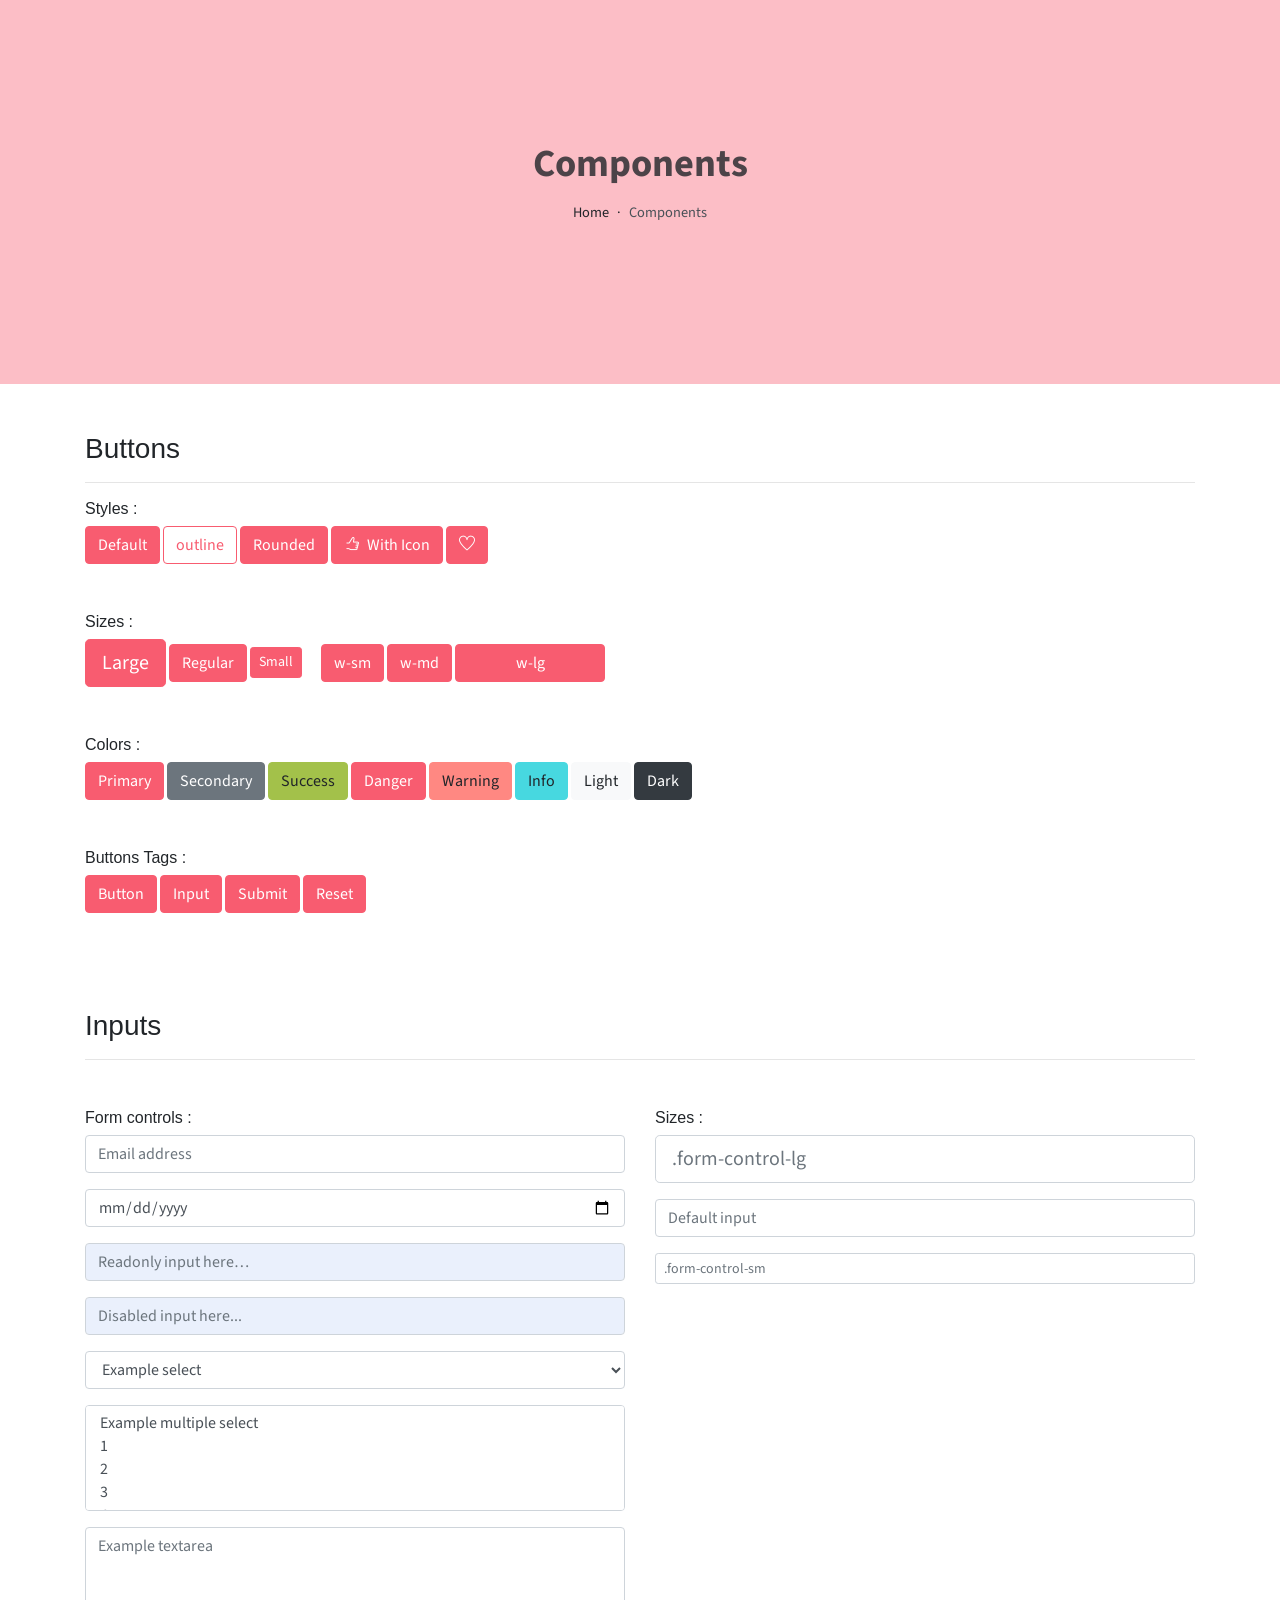
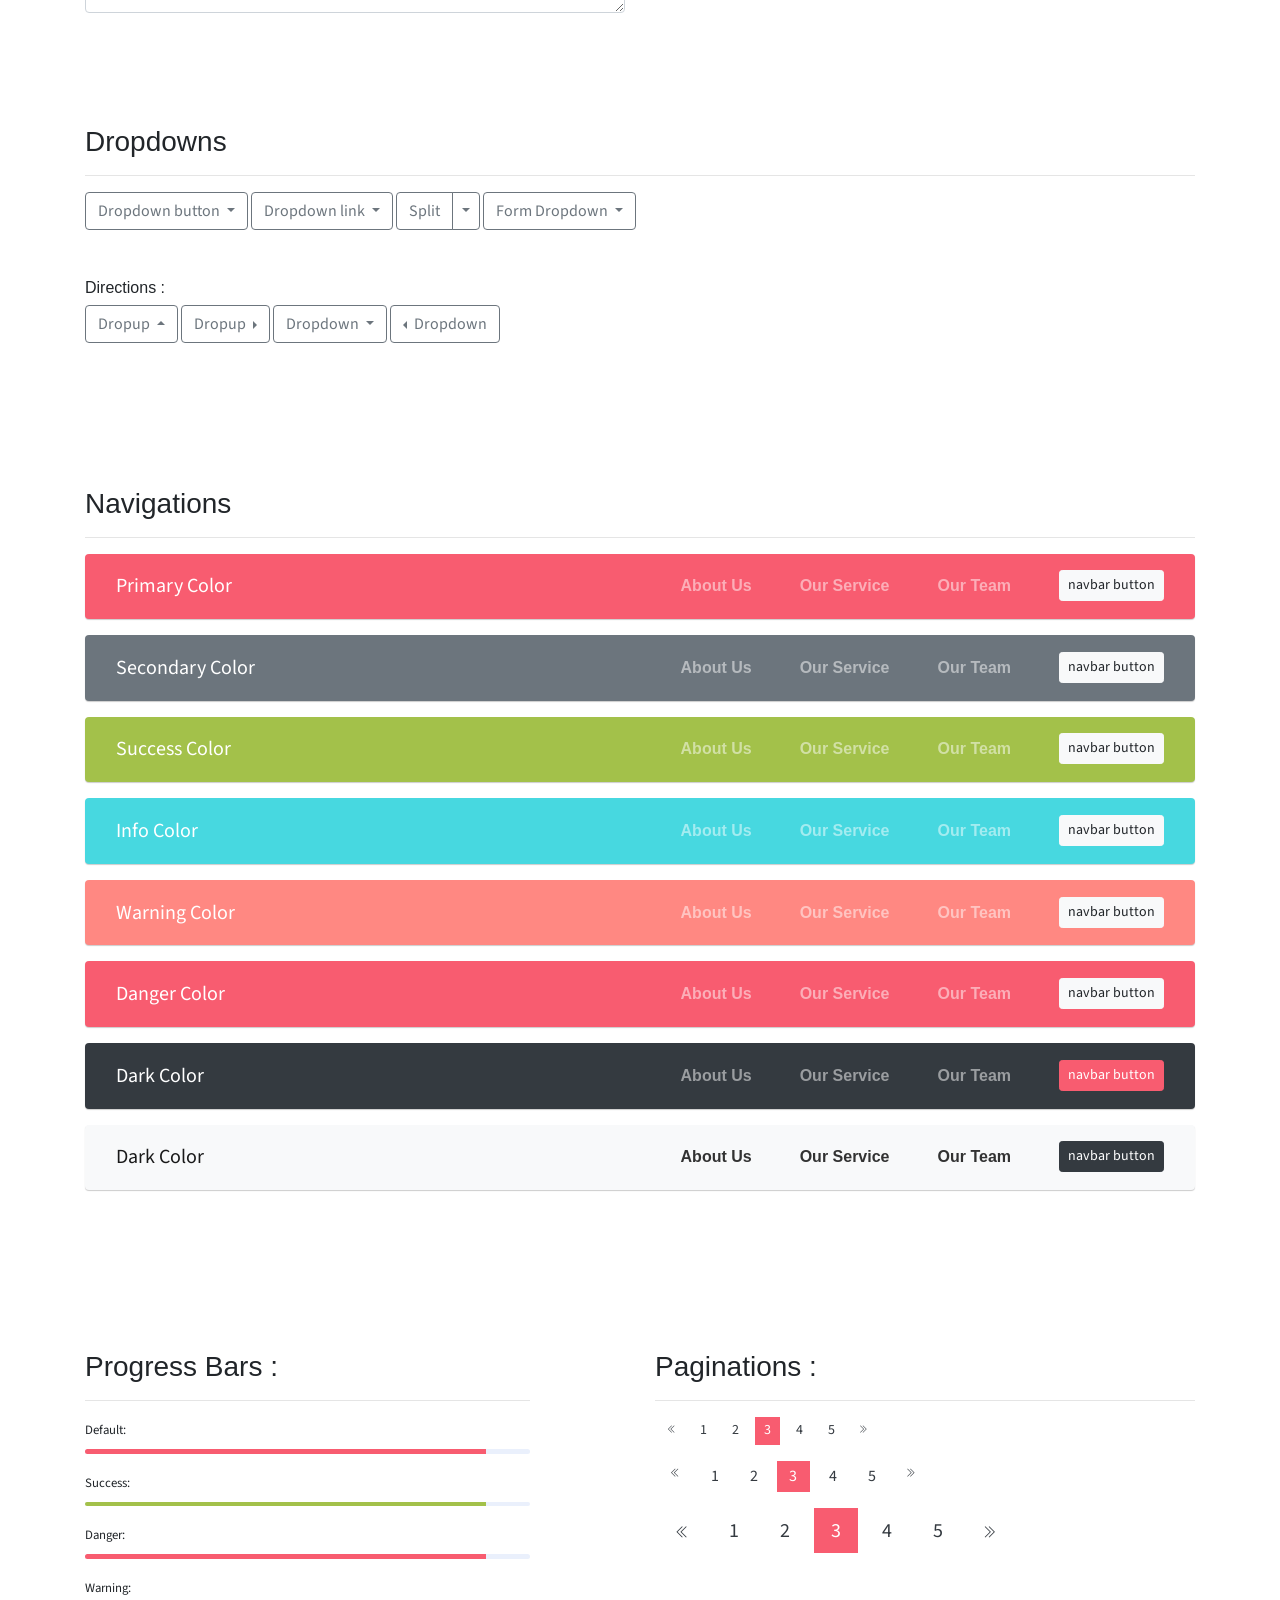
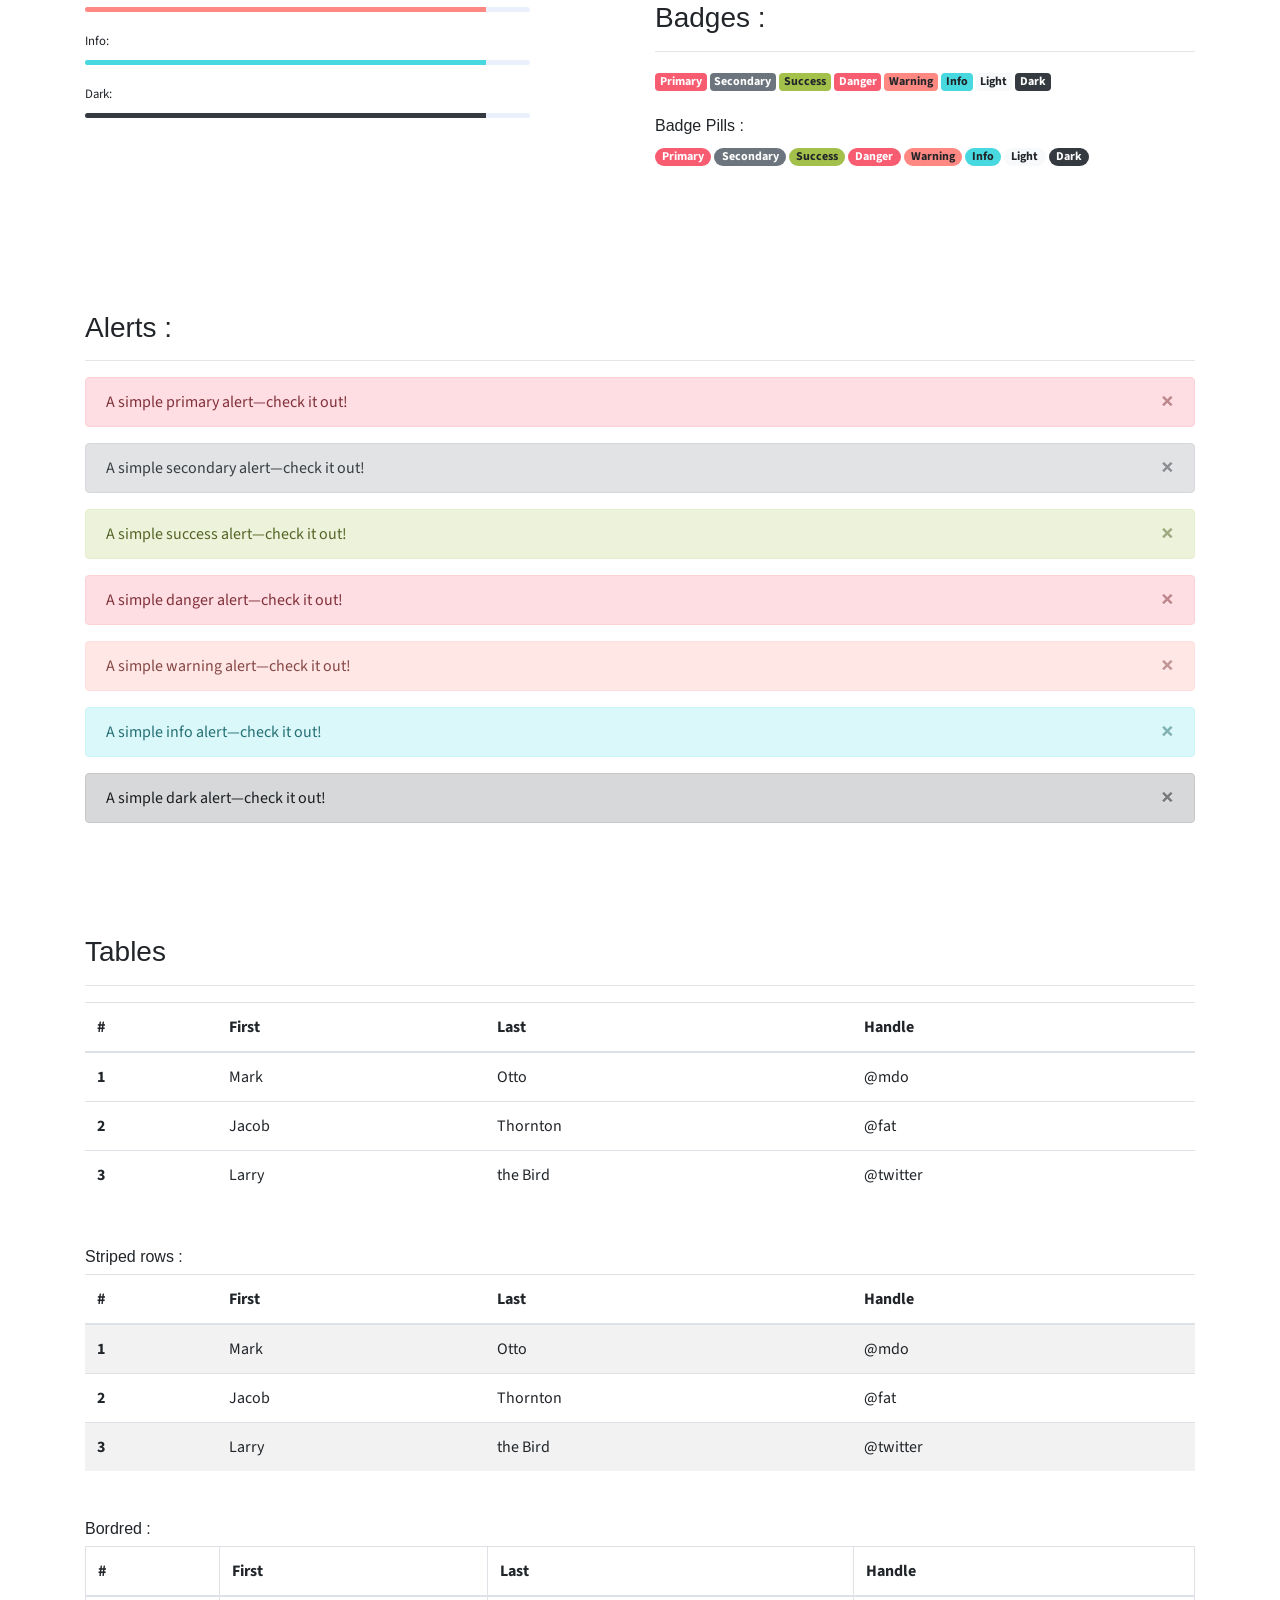
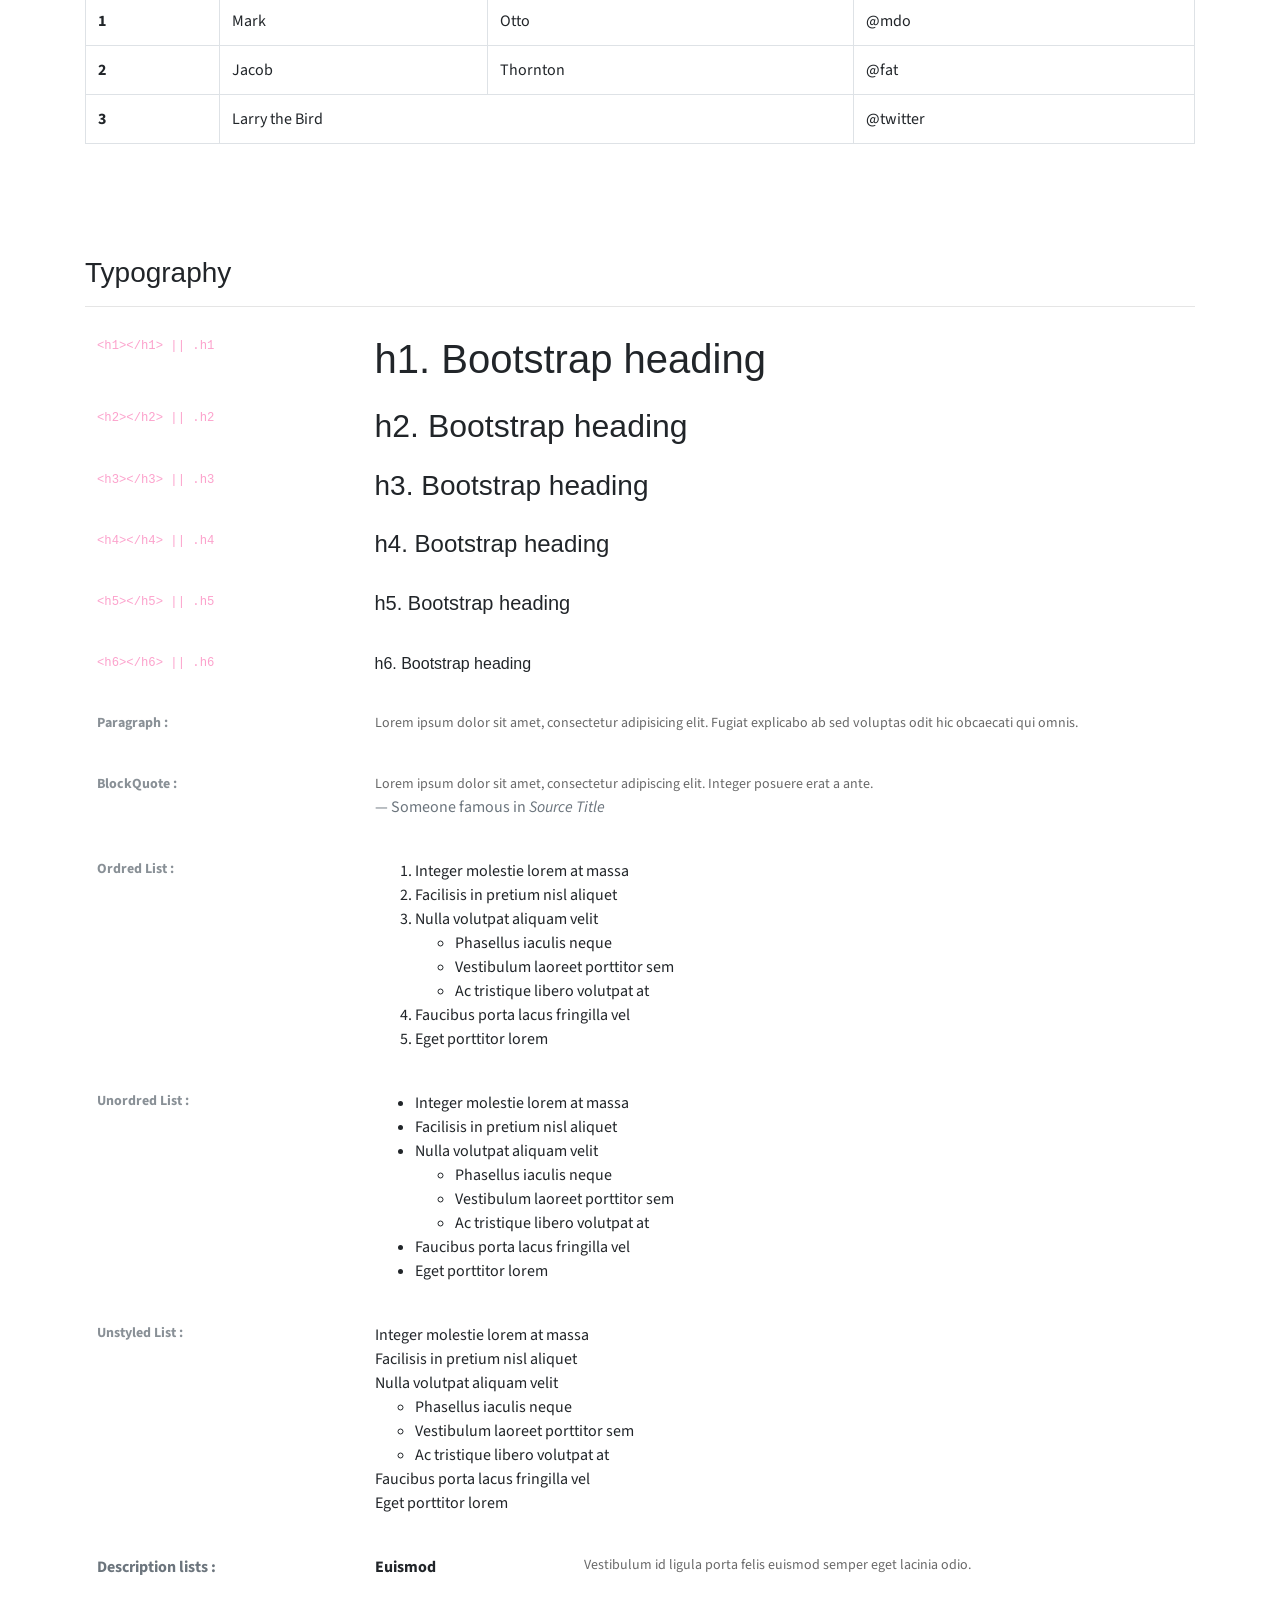
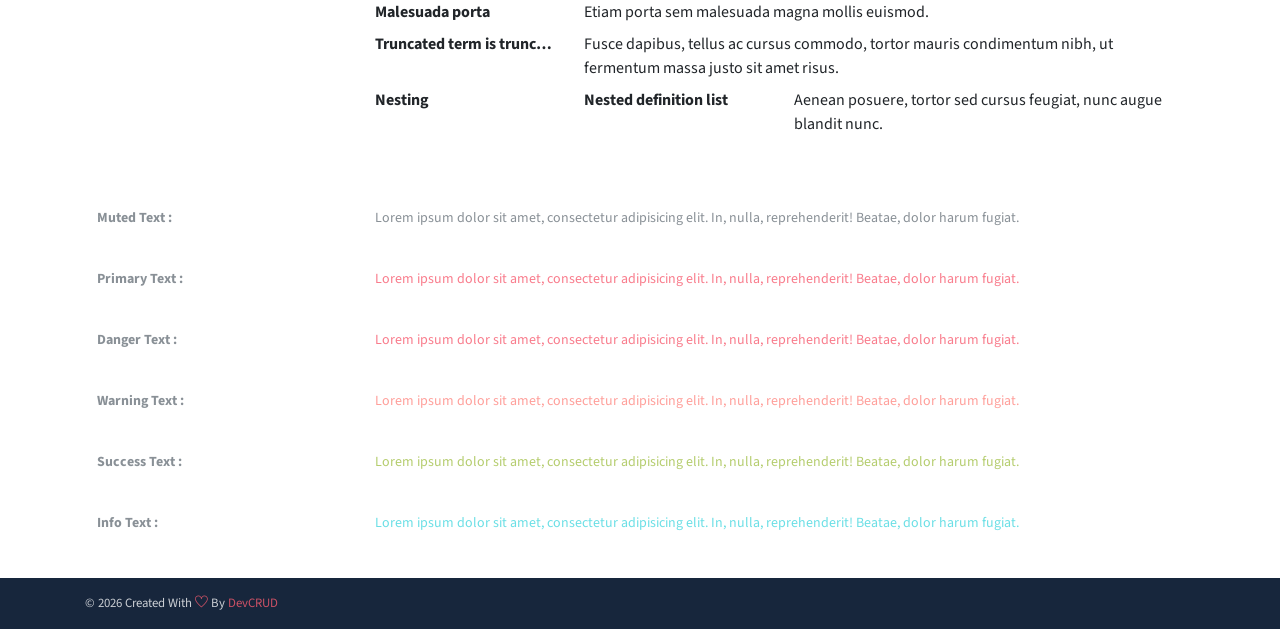
<file: components.html>
<!DOCTYPE html>
<html lang="en">
<head>
   <meta charset="utf-8">
   <meta name="viewport" content="width=device-width, initial-scale=1, shrink-to-fit=no">
   <meta name="description" content="Start your development with JohnDoe landing page.">
   <meta name="author" content="Devcrud">
   <title>JohnDoe Landing page | Components</title>
   <link rel="icon" href="assets/imgs/favicon.png" type="image/png">
   <!-- font icons -->
   <link rel="stylesheet" href="assets/vendors/themify-icons/css/themify-icons.css">
   <!-- Bootstrap + Steller  -->
   <link rel="stylesheet" href="assets/css/johndoe.css">
</head>
<body>

   <!-- Page Header -->
   <header class="header header-mini"> 
      <div class="header-title">Components</div> 
      <nav aria-label="breadcrumb">
         <ol class="breadcrumb">
            <li class="breadcrumb-item"><a href="/">Home</a></li>
            <li class="breadcrumb-item active" aria-current="page">Components</li>
         </ol>
      </nav>
   </header> <!-- End Of Page Header -->

   <!-- main content -->
   <div class="container">

      <!-- Buttons -->
      <h3 class="mt-5">Buttons</h3>
      <hr>
      <h6 class="section-secondary-title">Styles :</h6>
      <button class="btn btn-primary">Default</button>
      <button class="btn btn-outline-primary">outline</button>
      <button class="btn btn-primary rounded">Rounded</button>
      <button class="btn btn-primary rounded"><i class="ti-thumb-up pr-1"></i> With Icon</button>
      <button class="btn btn-primary circle"><i class="ti-heart"></i></button>

      <h6 class="section-secondary-title mt-5">Sizes :</h6>
      <button class="btn btn-primary btn-lg">Large</button>
      <button class="btn btn-primary ">Regular</button>
      <button class="btn btn-primary btn-sm">Small</button>
      <button class="btn btn-primary w-sm ml-3">w-sm</button>
      <button class="btn btn-primary w-md">w-md</button>
      <button class="btn btn-primary w-lg">w-lg</button>

      <h6 class="section-secondary-title mt-5">Colors :</h6>          
      <button type="button" class="btn btn-primary">Primary</button>
      <button type="button" class="btn btn-secondary">Secondary</button>
      <button type="button" class="btn btn-success">Success</button>
      <button type="button" class="btn btn-danger">Danger</button>
      <button type="button" class="btn btn-warning">Warning</button>
      <button type="button" class="btn btn-info">Info</button>
      <button type="button" class="btn btn-light">Light</button>
      <button type="button" class="btn btn-dark">Dark</button>

      <h6 class="section-secondary-title mt-5">Buttons Tags :</h6>
      <button class="btn btn-primary" type="submit">Button</button>
      <input class="btn btn-primary" type="button" value="Input">
      <input class="btn btn-primary" type="submit" value="Submit">
      <input class="btn btn-primary" type="reset" value="Reset">
      
      <!-- devider -->
      <div class="py-5"></div>

      <!-- Inputs -->
      <h3>Inputs</h3>
      <hr>
      <div class="row mt-5">
         <div class="col-md-6">
            <h6 class="section-secondary-title">Form controls :</h6>        
            <div class="form-group">
               <input type="email" class="form-control" id="exampleFormControlInput1" placeholder="Email address">
            </div>
            <div class="form-group">
               <input type="date" class="form-control" id="exampleFormControlInput1" placeholder="Date">
            </div>
            <div class="form-group">
               <input class="form-control" type="text" placeholder="Readonly input here…" readonly>
            </div>
            <div class="form-group">
               <input class="form-control" id="disabledInput" type="text" placeholder="Disabled input here..." disabled>
            </div>
            <div class="form-group">
               <select class="form-control" id="exampleFormControlSelect1">
                  <option>Example select</option>
                  <option>1</option>
                  <option>2</option>
                  <option>3</option>
                  <option>4</option>
                  <option>5</option>
               </select>
            </div>
            <div class="form-group">
               <select multiple class="form-control" id="exampleFormControlSelect2">
                  <option>Example multiple select</option>
                  <option>1</option>
                  <option>2</option>
                  <option>3</option>
                  <option>4</option>
                  <option>5</option>
               </select>
            </div>
            <div class="form-group">
               <textarea class="form-control" id="exampleFormControlTextarea1" rows="3" placeholder="Example textarea"></textarea>
            </div>
         </div>
         <div class="col-md-6">
            <h6 class="section-secondary-title">Sizes :</h6>    
            <div class="form-group">
               <input class="form-control form-control-lg" type="text" placeholder=".form-control-lg">             
            </div>
            <div class="form-group">
               <input class="form-control" type="text" placeholder="Default input">
            </div>
            <div class="form-group">
               <input class="form-control form-control-sm" type="text" placeholder=".form-control-sm"> 
            </div>
         </div>
      </div> <!-- end of inputs -->   

      <!-- devider -->
      <div class="py-5"></div>             

      <!-- Dropdowns -->
      <h3 class="components-section-title font-weight-normal">Dropdowns</h3>
      <hr>
      <div class="dropdown d-inline-block">
         <button class="btn btn-outline-secondary dropdown-toggle" type="button" id="dropdownMenuButton" data-toggle="dropdown" aria-haspopup="true" aria-expanded="false">
         Dropdown button
         </button>
         <div class="dropdown-menu" aria-labelledby="dropdownMenuButton">
         <a class="dropdown-item" href="#">Action</a>
         <a class="dropdown-item" href="#">Another action</a>
         <a class="dropdown-item" href="#">Something else here</a>
         </div>
      </div>
      <div class="dropdown d-inline-block">
         <a class="btn btn-outline-secondary dropdown-toggle" href="#" role="button" id="dropdownMenuLink" data-toggle="dropdown" aria-haspopup="true" aria-expanded="false">
            Dropdown link
         </a>
         <div class="dropdown-menu" aria-labelledby="dropdownMenuLink">
            <a class="dropdown-item" href="#">Action</a>
            <a class="dropdown-item" href="#">Another action</a>
            <a class="dropdown-item" href="#">Something else here</a>
         </div>
      </div>
      <div class="btn-group">
         <button type="button" class="btn btn-outline-secondary">Split</button>
         <button type="button" class="btn btn-outline-secondary dropdown-toggle dropdown-toggle-split" data-toggle="dropdown" aria-haspopup="true" aria-expanded="false">
         <span class="sr-only">Toggle Dropdown</span>
         </button>
         <div class="dropdown-menu">
            <a class="dropdown-item" href="#">Action</a>
            <a class="dropdown-item" href="#">Another action</a>
            <a class="dropdown-item" href="#">Something else here</a>
            <div class="dropdown-divider"></div>
            <a class="dropdown-item" href="#">Separated link</a>
         </div>
      </div>
      <div class="btn-group">
         <button class="btn btn-outline-secondary dropdown-toggle" type="button" id="dropdownMenuButton" data-toggle="dropdown" aria-haspopup="true" aria-expanded="false">
            Form Dropdown
         </button>
         <div class="dropdown-menu form">
            <form class="px-4 py-3">
               <div class="form-group">
                  <input type="email" class="form-control" id="exampleDropdownFormEmail1" placeholder="email@example.com">
               </div>
               <div class="form-group">
                  <input type="password" class="form-control" id="exampleDropdownFormPassword1" placeholder="Password">
               </div>
               <div class="form-check mb-3">
                  <input type="checkbox" class="form-check-input" id="dropdownCheck">
                  <label class="form-check-label" for="dropdownCheck">
                     Remember me
                  </label>
               </div>
               <button type="submit" class="btn btn-primary btn-block">Sign in</button>
            </form>
            <div class="dropdown-divider"></div>
            <a class="dropdown-item" href="#"><small>New around here? Sign up</small></a>
            <a class="dropdown-item" href="#"><small>Forgot password?</small></a>
         </div>
      </div>       
      <h6 class="section-secondary-title mt-5">Directions :</h6>  
      <div class="btn-group dropup">
         <button type="button" class="btn btn-outline-secondary dropdown-toggle" data-toggle="dropdown" aria-haspopup="true" aria-expanded="false">
            Dropup
         </button>
         <div class="dropdown-menu">
            <a class="dropdown-item" href="#">Action</a>
            <a class="dropdown-item" href="#">Another action</a>
            <a class="dropdown-item" href="#">Something else here</a>
            <div class="dropdown-divider"></div>
            <a class="dropdown-item" href="#">Separated link</a>
         </div>
      </div>
      <div class="btn-group dropright">
         <button type="button" class="btn btn-outline-secondary dropdown-toggle" data-toggle="dropdown" aria-haspopup="true" aria-expanded="false">
            Dropup
         </button>
         <div class="dropdown-menu">
            <a class="dropdown-item" href="#">Action</a>
            <a class="dropdown-item" href="#">Another action</a>
            <a class="dropdown-item" href="#">Something else here</a>
            <div class="dropdown-divider"></div>
            <a class="dropdown-item" href="#">Separated link</a>
         </div>
      </div>
      <div class="btn-group">
         <button type="button" class="btn btn-outline-secondary dropdown-toggle" data-toggle="dropdown" aria-haspopup="true" aria-expanded="false">
            Dropdown
         </button>
         <div class="dropdown-menu">
            <a class="dropdown-item" href="#">Action</a>
            <a class="dropdown-item" href="#">Another action</a>
            <a class="dropdown-item" href="#">Something else here</a>
            <div class="dropdown-divider"></div>
            <a class="dropdown-item" href="#">Separated link</a>
         </div>
      </div>
      <div class="btn-group dropleft">
         <button type="button" class="btn btn-outline-secondary dropdown-toggle" data-toggle="dropdown" aria-haspopup="true" aria-expanded="false">
            Dropdown
         </button>
         <div class="dropdown-menu">
            <a class="dropdown-item" href="#">Action</a>
            <a class="dropdown-item" href="#">Another action</a>
            <a class="dropdown-item" href="#">Something else here</a>
            <div class="dropdown-divider"></div>
            <a class="dropdown-item" href="#">Separated link</a>
         </div>
      </div> <!-- end of Dropdowns -->  

      <!-- devider -->
      <div class="py-5"></div>   

      <!-- navbars -->
      <h3 class="components-section-title font-weight-normal mt-5">Navigations</h3>
      <hr>
      <nav class="navbar navbar-expand-sm navbar-dark bg-primary rounded shadow mb-3">
         <div class="container">
            <a class="navbar-brand" href="#">Primary Color</a>
            <button class="navbar-toggler ml-auto" type="button" data-toggle="collapse" data-target="#navbarSupportedContent" aria-controls="navbarSupportedContent" aria-expanded="false" aria-label="Toggle navigation">
            <span class="navbar-toggler-icon"></span>
            </button>
            <div class="collapse navbar-collapse" id="navbarSupportedContent">
               <ul class="navbar-nav ml-auto"> 
                  <li class="nav-item">
                     <a class="nav-link" href="#about">About Us</a>
                  </li>
                  <li class="nav-item">
                     <a class="nav-link" href="#service">Our Service</a>
                  </li>
                  <li class="nav-item">
                     <a class="nav-link" href="#team">Our Team</a>
                  </li>
                  <li class="nav-item">
                     <a href="#book-table" class="ml-4 mt-1 btn btn-light btn-sm">navbar button</a>
                  </li>
               </ul>                       
            </div>
         </div>
      </nav>
      <nav class="navbar navbar-expand-sm navbar-dark bg-secondary rounded shadow mb-3">
         <div class="container">
            <a class="navbar-brand" href="#">Secondary Color</a>
            <button class="navbar-toggler ml-auto" type="button" data-toggle="collapse" data-target="#navbarSupportedContent" aria-controls="navbarSupportedContent" aria-expanded="false" aria-label="Toggle navigation">
            <span class="navbar-toggler-icon"></span>
            </button>
            <div class="collapse navbar-collapse" id="navbarSupportedContent">
               <ul class="navbar-nav ml-auto"> 
                  <li class="nav-item">
                     <a class="nav-link" href="#about">About Us</a>
                  </li>
                  <li class="nav-item">
                     <a class="nav-link" href="#service">Our Service</a>
                  </li>
                  <li class="nav-item">
                     <a class="nav-link" href="#team">Our Team</a>
                  </li>
                  <li class="nav-item">
                     <a href="#book-table" class="ml-4 mt-1 btn btn-light btn-sm">navbar button</a>
                  </li>
               </ul>                       
            </div>
         </div>
      </nav>
      <nav class="navbar navbar-expand-sm navbar-dark bg-success rounded shadow mb-3">
         <div class="container">
            <a class="navbar-brand" href="#">Success Color</a>
            <button class="navbar-toggler ml-auto" type="button" data-toggle="collapse" data-target="#navbarSupportedContent" aria-controls="navbarSupportedContent" aria-expanded="false" aria-label="Toggle navigation">
            <span class="navbar-toggler-icon"></span>
            </button>
            <div class="collapse navbar-collapse" id="navbarSupportedContent">
               <ul class="navbar-nav ml-auto"> 
                  <li class="nav-item">
                     <a class="nav-link" href="#about">About Us</a>
                  </li>
                  <li class="nav-item">
                     <a class="nav-link" href="#service">Our Service</a>
                  </li>
                  <li class="nav-item">
                     <a class="nav-link" href="#team">Our Team</a>
                  </li>
                  <li class="nav-item">
                     <a href="#book-table" class="ml-4 mt-1 btn btn-light btn-sm">navbar button</a>
                  </li>
               </ul>                       
            </div>
         </div>
      </nav>
      <nav class="navbar navbar-expand-sm navbar-dark bg-info rounded shadow mb-3">
         <div class="container">
            <a class="navbar-brand" href="#">Info Color</a>
            <button class="navbar-toggler ml-auto" type="button" data-toggle="collapse" data-target="#navbarSupportedContent" aria-controls="navbarSupportedContent" aria-expanded="false" aria-label="Toggle navigation">
            <span class="navbar-toggler-icon"></span>
            </button>
            <div class="collapse navbar-collapse" id="navbarSupportedContent">
               <ul class="navbar-nav ml-auto"> 
                  <li class="nav-item">
                     <a class="nav-link" href="#about">About Us</a>
                  </li>
                  <li class="nav-item">
                     <a class="nav-link" href="#service">Our Service</a>
                  </li>
                  <li class="nav-item">
                     <a class="nav-link" href="#team">Our Team</a>
                  </li>
                  <li class="nav-item">
                     <a href="#book-table" class="ml-4 mt-1 btn btn-light btn-sm">navbar button</a>
                  </li>
               </ul>                       
            </div>
         </div>
      </nav>
      <nav class="navbar navbar-expand-sm navbar-dark bg-warning rounded shadow mb-3">
         <div class="container">
            <a class="navbar-brand" href="#">Warning Color</a>
            <button class="navbar-toggler ml-auto" type="button" data-toggle="collapse" data-target="#navbarSupportedContent" aria-controls="navbarSupportedContent" aria-expanded="false" aria-label="Toggle navigation">
            <span class="navbar-toggler-icon"></span>
            </button>
            <div class="collapse navbar-collapse" id="navbarSupportedContent">
               <ul class="navbar-nav ml-auto"> 
                  <li class="nav-item">
                     <a class="nav-link" href="#about">About Us</a>
                  </li>
                  <li class="nav-item">
                     <a class="nav-link" href="#service">Our Service</a>
                  </li>
                  <li class="nav-item">
                     <a class="nav-link" href="#team">Our Team</a>
                  </li>
                  <li class="nav-item">
                     <a href="#book-table" class="ml-4 mt-1 btn btn-light btn-sm">navbar button</a>
                  </li>
               </ul>                       
            </div>
         </div>
      </nav>
      <nav class="navbar navbar-expand-sm navbar-dark bg-danger rounded shadow mb-3">
         <div class="container">
            <a class="navbar-brand" href="#">Danger Color</a>
            <button class="navbar-toggler ml-auto" type="button" data-toggle="collapse" data-target="#navbarSupportedContent" aria-controls="navbarSupportedContent" aria-expanded="false" aria-label="Toggle navigation">
            <span class="navbar-toggler-icon"></span>
            </button>
            <div class="collapse navbar-collapse" id="navbarSupportedContent">
               <ul class="navbar-nav ml-auto"> 
                  <li class="nav-item">
                     <a class="nav-link" href="#about">About Us</a>
                  </li>
                  <li class="nav-item">
                     <a class="nav-link" href="#service">Our Service</a>
                  </li>
                  <li class="nav-item">
                     <a class="nav-link" href="#team">Our Team</a>
                  </li>
                  <li class="nav-item">
                     <a href="#book-table" class="ml-4 mt-1 btn btn-light btn-sm">navbar button</a>
                  </li>
               </ul>                       
            </div>
         </div>
      </nav>
      <nav class="navbar navbar-expand-sm navbar-dark bg-dark rounded shadow mb-3">
         <div class="container">
            <a class="navbar-brand" href="#">Dark Color</a>
            <button class="navbar-toggler ml-auto" type="button" data-toggle="collapse" data-target="#navbarSupportedContent" aria-controls="navbarSupportedContent" aria-expanded="false" aria-label="Toggle navigation">
            <span class="navbar-toggler-icon"></span>
            </button>
            <div class="collapse navbar-collapse" id="navbarSupportedContent">
               <ul class="navbar-nav ml-auto"> 
                  <li class="nav-item">
                     <a class="nav-link" href="#about">About Us</a>
                  </li>
                  <li class="nav-item">
                     <a class="nav-link" href="#service">Our Service</a>
                  </li>
                  <li class="nav-item">
                     <a class="nav-link" href="#team">Our Team</a>
                  </li>
                  <li class="nav-item">
                     <a href="#book-table" class="ml-4 mt-1 btn btn-primary btn-sm">navbar button</a>
                  </li>
               </ul>                       
            </div>
         </div>
      </nav>
      <nav class="navbar navbar-expand-sm navbar-light bg-light rounded shadow mb-3">
         <div class="container">
            <a class="navbar-brand" href="#">Dark Color</a>
            <button class="navbar-toggler ml-auto" type="button" data-toggle="collapse" data-target="#navbarSupportedContent" aria-controls="navbarSupportedContent" aria-expanded="false" aria-label="Toggle navigation">
            <span class="navbar-toggler-icon"></span>
            </button>
            <div class="collapse navbar-collapse" id="navbarSupportedContent">
               <ul class="navbar-nav ml-auto"> 
                  <li class="nav-item">
                     <a class="nav-link" href="#about">About Us</a>
                  </li>
                  <li class="nav-item">
                     <a class="nav-link" href="#service">Our Service</a>
                  </li>
                  <li class="nav-item">
                     <a class="nav-link" href="#team">Our Team</a>
                  </li>
                  <li class="nav-item">
                     <a href="#book-table" class="ml-4 mt-1 btn btn-dark btn-sm">navbar button</a>
                  </li>
               </ul>                       
            </div>
         </div>
      </nav>
      <!-- End of navbars -->

      <!-- devider -->
      <div class="py-5"></div>   
      
      <!-- progress bars -->
      <div class="row justify-content-between">
         <div class="col-md-5">
            <h3 class="components-section-title font-weight-normal mt-5">Progress Bars :</h3>
            <hr>
            <small>Default: </small>
            <div class="progress mt-2 mb-3">
               <div class="progress-bar" role="progressbar" style="width: 90%" aria-valuenow="25" aria-valuemin="0" aria-valuemax="100"></div>
            </div>
            <small>Success:</small>
            <div class="progress mt-2 mb-3">
               <div class="progress-bar bg-success" role="progressbar" style="width: 90%" aria-valuenow="25" aria-valuemin="0" aria-valuemax="100"></div>
            </div>
            <small>Danger:</small>
            <div class="progress mt-2 mb-3">
               <div class="progress-bar bg-danger" role="progressbar" style="width: 90%" aria-valuenow="25" aria-valuemin="0" aria-valuemax="100"></div>
            </div>
            <small>Warning:</small>
            <div class="progress mt-2 mb-3">
               <div class="progress-bar bg-warning" role="progressbar" style="width: 90%" aria-valuenow="25" aria-valuemin="0" aria-valuemax="100"></div>
            </div>
            <small>Info:</small>
            <div class="progress mt-2 mb-3">
               <div class="progress-bar bg-info" role="progressbar" style="width: 90%" aria-valuenow="25" aria-valuemin="0" aria-valuemax="100"></div>
            </div>
            <small>Dark:</small>
            <div class="progress mt-2 mb-3">
               <div class="progress-bar bg-dark" role="progressbar" style="width: 90%" aria-valuenow="25" aria-valuemin="0" aria-valuemax="100"></div>
            </div>
         </div>
         <div class="col-md-6">
            <h3 class="components-section-title font-weight-normal mt-5">Paginations :</h3>
            <hr>
            <nav aria-label="Page navigation example">
               <ul class="pagination pagination-sm">
                  <li class="page-item"><a class="page-link" href="#"><i class="ti-angle-double-left"></i></a></li>
                  <li class="page-item"><a class="page-link" href="#">1</a></li>
                  <li class="page-item"><a class="page-link" href="#">2</a></li>
                  <li class="page-item active"><a class="page-link" href="#">3</a></li>
                  <li class="page-item"><a class="page-link" href="#">4</a></li>
                  <li class="page-item"><a class="page-link" href="#">5</a></li>
                  <li class="page-item"><a class="page-link" href="#"><i class="ti-angle-double-right"></i></a></li>
               </ul>
            </nav>
            <nav aria-label="Page navigation example">
               <ul class="pagination">
               <li class="page-item"><a class="page-link" href="#"><i class="ti-angle-double-left"></i></a></li>
                  <li class="page-item"><a class="page-link" href="#">1</a></li>
                  <li class="page-item"><a class="page-link" href="#">2</a></li>
                  <li class="page-item active"><a class="page-link" href="#">3</a></li>
                  <li class="page-item"><a class="page-link" href="#">4</a></li>
                  <li class="page-item"><a class="page-link" href="#">5</a></li>
                  <li class="page-item"><a class="page-link" href="#"><i class="ti-angle-double-right"></i></a></li>
               </ul>
            </nav>
            <nav aria-label="Page navigation example">
               <ul class="pagination pagination-lg">
                  <li class="page-item"><a class="page-link" href="#"><i class="ti-angle-double-left"></i></a></li>
                  <li class="page-item"><a class="page-link" href="#">1</a></li>
                  <li class="page-item"><a class="page-link" href="#">2</a></li>
                  <li class="page-item active"><a class="page-link" href="#">3</a></li>
                  <li class="page-item"><a class="page-link" href="#">4</a></li>
                  <li class="page-item"><a class="page-link" href="#">5</a></li>
                  <li class="page-item"><a class="page-link" href="#"><i class="ti-angle-double-right"></i></a></li>
               </ul>
            </nav>

            <!-- Badges -->
            <h3 class="components-section-title font-weight-normal mt-5">Badges :</h3>
            <hr>
            <span class="badge badge-primary">Primary</span>
            <span class="badge badge-secondary">Secondary</span>
            <span class="badge badge-success">Success</span>
            <span class="badge badge-danger">Danger</span>
            <span class="badge badge-warning">Warning</span>
            <span class="badge badge-info">Info</span>
            <span class="badge badge-light">Light</span>
            <span class="badge badge-dark">Dark</span>
            <h6 class="section-secondary-title mt-4 mb-2">Badge Pills :</h6>
            <span class="badge badge-pill badge-primary">Primary</span>
            <span class="badge badge-pill badge-secondary">Secondary</span>
            <span class="badge badge-pill badge-success">Success</span>
            <span class="badge badge-pill badge-danger">Danger</span>
            <span class="badge badge-pill badge-warning">Warning</span>
            <span class="badge badge-pill badge-info">Info</span>
            <span class="badge badge-pill badge-light">Light</span>
            <span class="badge badge-pill badge-dark">Dark</span>
         </div>
      </div> <!-- End of Progress bars -->

      <!-- devider -->
      <div class="py-5"></div>  

      <!-- Alerts -->
      <h3 class="components-section-title font-weight-normal mt-5">Alerts :</h3>
      <hr>
      <div class="alert alert-primary alert-dismissible fade show" role="alert">
         A simple primary alert—check it out!
         <button type="button" class="close" data-dismiss="alert" aria-label="Close">
            <span aria-hidden="true">&times;</span>
         </button>
      </div>
      <div class="alert alert-secondary alert-dismissible fade show" role="alert">
         A simple secondary alert—check it out!
         <button type="button" class="close" data-dismiss="alert" aria-label="Close">
            <span aria-hidden="true">&times;</span>
         </button>
      </div>
      <div class="alert alert-success alert-dismissible fade show" role="alert">
         A simple success alert—check it out!
         <button type="button" class="close" data-dismiss="alert" aria-label="Close">
            <span aria-hidden="true">&times;</span>
         </button>
      </div>
      <div class="alert alert-danger alert-dismissible fade show" role="alert">
         A simple danger alert—check it out!
         <button type="button" class="close" data-dismiss="alert" aria-label="Close">
            <span aria-hidden="true">&times;</span>
         </button>
      </div>
      <div class="alert alert-warning alert-dismissible fade show" role="alert">
         A simple warning alert—check it out!
         <button type="button" class="close" data-dismiss="alert" aria-label="Close">
            <span aria-hidden="true">&times;</span>
         </button>
      </div>
      <div class="alert alert-info alert-dismissible fade show" role="alert">
         A simple info alert—check it out!
         <button type="button" class="close" data-dismiss="alert" aria-label="Close">
            <span aria-hidden="true">&times;</span>
         </button>
      </div>
      <div class="alert alert-dark alert-dismissible fade show" role="alert">
         A simple dark alert—check it out!
         <button type="button" class="close" data-dismiss="alert" aria-label="Close">
            <span aria-hidden="true">&times;</span>
         </button>
      </div>
      <!-- end of alerts -->

      <!-- devider -->
      <div class="py-5"></div> 
   
      <!-- tables -->
      <h3 class="components-section-title">Tables</h3>
      <hr>
      <table class="table">
         <thead>
            <tr>
               <th scope="col">#</th>
               <th scope="col">First</th>
               <th scope="col">Last</th>
               <th scope="col">Handle</th>
            </tr>
         </thead>
         <tbody>
            <tr>
               <th scope="row">1</th>
               <td>Mark</td>
               <td>Otto</td>
               <td>@mdo</td>
            </tr>
            <tr>
               <th scope="row">2</th>
               <td>Jacob</td>
               <td>Thornton</td>
               <td>@fat</td>
            </tr>
            <tr>
               <th scope="row">3</th>
               <td>Larry</td>
               <td>the Bird</td>
               <td>@twitter</td>
            </tr>
         </tbody>
      </table>

      <h6 class="section-secondary-title mt-5">Striped rows :</h6>
      <table class="table table-striped">
         <thead>
            <tr>
               <th scope="col">#</th>
               <th scope="col">First</th>
               <th scope="col">Last</th>
               <th scope="col">Handle</th>
            </tr>
         </thead>
         <tbody>
            <tr>
               <th scope="row">1</th>
               <td>Mark</td>
               <td>Otto</td>
               <td>@mdo</td>
            </tr>
            <tr>
               <th scope="row">2</th>
               <td>Jacob</td>
               <td>Thornton</td>
               <td>@fat</td>
            </tr>
            <tr>
               <th scope="row">3</th>
               <td>Larry</td>
               <td>the Bird</td>
               <td>@twitter</td>
            </tr>
         </tbody>
      </table>

      <h6 class="section-secondary-title mt-5">Bordred :</h6>
      <table class="table table-bordered">
         <thead>
            <tr>
               <th scope="col">#</th>
               <th scope="col">First</th>
               <th scope="col">Last</th>
               <th scope="col">Handle</th>
            </tr>
         </thead>
         <tbody>
            <tr>
               <th scope="row">1</th>
               <td>Mark</td>
               <td>Otto</td>
               <td>@mdo</td>
            </tr>
            <tr>
               <th scope="row">2</th>
               <td>Jacob</td>
               <td>Thornton</td>
               <td>@fat</td>
            </tr>
            <tr>
               <th scope="row">3</th>
               <td colspan="2">Larry the Bird</td>
               <td>@twitter</td>
            </tr>
         </tbody>
      </table>
      <!-- end of tables -->

      <!-- devider -->
      <div class="py-5"></div> 

      <!-- typography -->
      <h3 class="components-section-title">Typography</h3>
      <hr>
     
      <table class="table table-borderless v-align-center">
         <tbody>
            <tr>
               <td>
                  <p><code class="highlighter-rouge">&lt;h1&gt;&lt;/h1&gt; || .h1</code></p>
               </td>
               <td class="w-75"><span class="h1">h1. Bootstrap heading</span></td>
            </tr>
            <tr>
               <td>
                  <p><code class="highlighter-rouge">&lt;h2&gt;&lt;/h2&gt; || .h2</code></p>
               </td>
               <td><span class="h2">h2. Bootstrap heading</span></td>
            </tr>
            <tr>
               <td>
                  <p><code class="highlighter-rouge">&lt;h3&gt;&lt;/h3&gt; || .h3</code></p>
               </td>
               <td><span class="h3">h3. Bootstrap heading</span></td>
            </tr>
            <tr>
               <td>
                  <p><code class="highlighter-rouge">&lt;h4&gt;&lt;/h4&gt; || .h4</code></p>
               </td>
               <td><span class="h4">h4. Bootstrap heading</span></td>
            </tr>
            <tr>
               <td>
                  <p><code class="highlighter-rouge">&lt;h5&gt;&lt;/h5&gt; || .h5</code></p>
               </td>
               <td><span class="h5">h5. Bootstrap heading</span></td>
            </tr>
            <tr>
               <td>
                  <p><code class="highlighter-rouge">&lt;h6&gt;&lt;/h6&gt; || .h6</code></p>
               </td>
               <td><span class="h6">h6. Bootstrap heading</span></td>
            </tr>
            <tr>
               <td>
                  <p class="font-weight-bold text-muted">Paragraph :</p>
               </td>
               <td><p>Lorem ipsum dolor sit amet, consectetur adipisicing elit. Fugiat explicabo ab sed voluptas odit hic obcaecati qui omnis.</p></td>
            </tr>
            <tr>
               <td>
                  <p class="font-weight-bold text-muted">BlockQuote :</p>
               </td>
               <td>
                  <blockquote class="blockquote">
                     <p class="mb-0">Lorem ipsum dolor sit amet, consectetur adipiscing elit. Integer posuere erat a ante.</p>
                     <footer class="blockquote-footer">Someone famous in <cite title="Source Title">Source Title</cite></footer>
                  </blockquote>
               </td>
            </tr>

            
            <tr>
               <td><p class="font-weight-bold text-muted">Ordred List :</p></td>
               <td>
                  <ol>
                     <li>Integer molestie lorem at massa</li>
                     <li>Facilisis in pretium nisl aliquet</li>
                     <li>Nulla volutpat aliquam velit
                        <ul>
                           <li>Phasellus iaculis neque</li>
                           <li>Vestibulum laoreet porttitor sem</li>
                           <li>Ac tristique libero volutpat at</li>
                        </ul>
                     </li>
                     <li>Faucibus porta lacus fringilla vel</li>
                     <li>Eget porttitor lorem</li>
                  </ol>
               </td>
            </tr>
            <tr>
               <td><p class="font-weight-bold text-muted">Unordred List :</p></td>
               <td>
                  <ul >
                     <li>Integer molestie lorem at massa</li>
                     <li>Facilisis in pretium nisl aliquet</li>
                     <li>Nulla volutpat aliquam velit
                        <ul>
                           <li>Phasellus iaculis neque</li>
                           <li>Vestibulum laoreet porttitor sem</li>
                           <li>Ac tristique libero volutpat at</li>
                        </ul>
                     </li>
                     <li>Faucibus porta lacus fringilla vel</li>
                     <li>Eget porttitor lorem</li>
                  </ul>
               </td>
            </tr>
            <tr>
               <td><p class="font-weight-bold text-muted">Unstyled List :</p></td>
               <td>
                  <ul class="list-unstyled">
                     <li>Integer molestie lorem at massa</li>
                     <li>Facilisis in pretium nisl aliquet</li>
                     <li>Nulla volutpat aliquam velit
                        <ul>
                           <li>Phasellus iaculis neque</li>
                           <li>Vestibulum laoreet porttitor sem</li>
                           <li>Ac tristique libero volutpat at</li>
                        </ul>
                     </li>
                     <li>Faucibus porta lacus fringilla vel</li>
                     <li>Eget porttitor lorem</li>
                  </ul>
               </td>
            </tr>
            <tr>
               <td class="font-weight-bold text-muted">Description lists : </td>
               <td>
                  <dl class="row">
                     <dt class="col-sm-3">Euismod</dt>
                     <dd class="col-sm-9">
                        <p>Vestibulum id ligula porta felis euismod semper eget lacinia odio.</p>
                     </dd>

                     <dt class="col-sm-3">Malesuada porta</dt>
                     <dd class="col-sm-9">Etiam porta sem malesuada magna mollis euismod.</dd>

                     <dt class="col-sm-3 text-truncate">Truncated term is truncated</dt>
                     <dd class="col-sm-9">Fusce dapibus, tellus ac cursus commodo, tortor mauris condimentum nibh, ut fermentum massa justo sit amet risus.</dd>

                     <dt class="col-sm-3">Nesting</dt>
                     <dd class="col-sm-9">
                        <dl class="row">
                           <dt class="col-sm-4">Nested definition list</dt>
                           <dd class="col-sm-8">Aenean posuere, tortor sed cursus feugiat, nunc augue blandit nunc.</dd>
                        </dl>
                     </dd>
                  </dl>
               </td>
            </tr>
            <tr>
               <td>
                  <p class="font-weight-bold text-muted">Muted Text :</p>
               </td>
               <td>
                  <p class="text-muted">Lorem ipsum dolor sit amet, consectetur adipisicing elit. In, nulla, reprehenderit! Beatae, dolor harum fugiat.</p>
               </td>
            </tr>
            <tr>
               <td>
                  <p class="font-weight-bold text-muted">Primary Text :</p>
               </td>
               <td>
                  <p class="text-primary">Lorem ipsum dolor sit amet, consectetur adipisicing elit. In, nulla, reprehenderit! Beatae, dolor harum fugiat.</p>
               </td>
            </tr>
            <tr>
               <td>
                  <p class="font-weight-bold text-muted">Danger Text :</p>
               </td>
               <td>
                  <p class="text-danger">Lorem ipsum dolor sit amet, consectetur adipisicing elit. In, nulla, reprehenderit! Beatae, dolor harum fugiat.</p>
               </td>
            </tr>
            <tr>
               <td>
                  <p class="font-weight-bold text-muted">Warning Text :</p>
               </td>
               <td>
                  <p class="text-warning">Lorem ipsum dolor sit amet, consectetur adipisicing elit. In, nulla, reprehenderit! Beatae, dolor harum fugiat.</p>
               </td>
            </tr>
            <tr>
               <td>
                  <p class="font-weight-bold text-muted">Success Text :</p>
               </td>
               <td>
                  <p class="text-success">Lorem ipsum dolor sit amet, consectetur adipisicing elit. In, nulla, reprehenderit! Beatae, dolor harum fugiat.</p>
               </td>
            </tr>
            <tr>
               <td>
                  <p class="font-weight-bold text-muted">Info Text :</p>
               </td>
               <td>
                  <p class="text-info">Lorem ipsum dolor sit amet, consectetur adipisicing elit. In, nulla, reprehenderit! Beatae, dolor harum fugiat.</p>
               </td>
            </tr>
         </tbody>
      </table>
   </div>
   <!-- end of typography -->

   <!-- Page Footer -->
   <footer class="footer py-3">
        <div class="container">
            <p class="small mb-0 text-light">
                &copy; <script>document.write(new Date().getFullYear())</script> Created With <i class="ti-heart text-danger"></i> By <a href="http://devcrud.com" target="_blank"><span class="text-danger" title="Bootstrap 4 Themes and Dashboards">DevCRUD</span></a> 
            </p>
        </div>
    </footer>
   <!-- End of Page Footer -->  
   
   <!-- core  -->
   <script src="assets/vendors/jquery/jquery-3.4.1.js"></script>
   <script src="assets/vendors/bootstrap/bootstrap.bundle.js"></script>

</body>
</html>
</file>
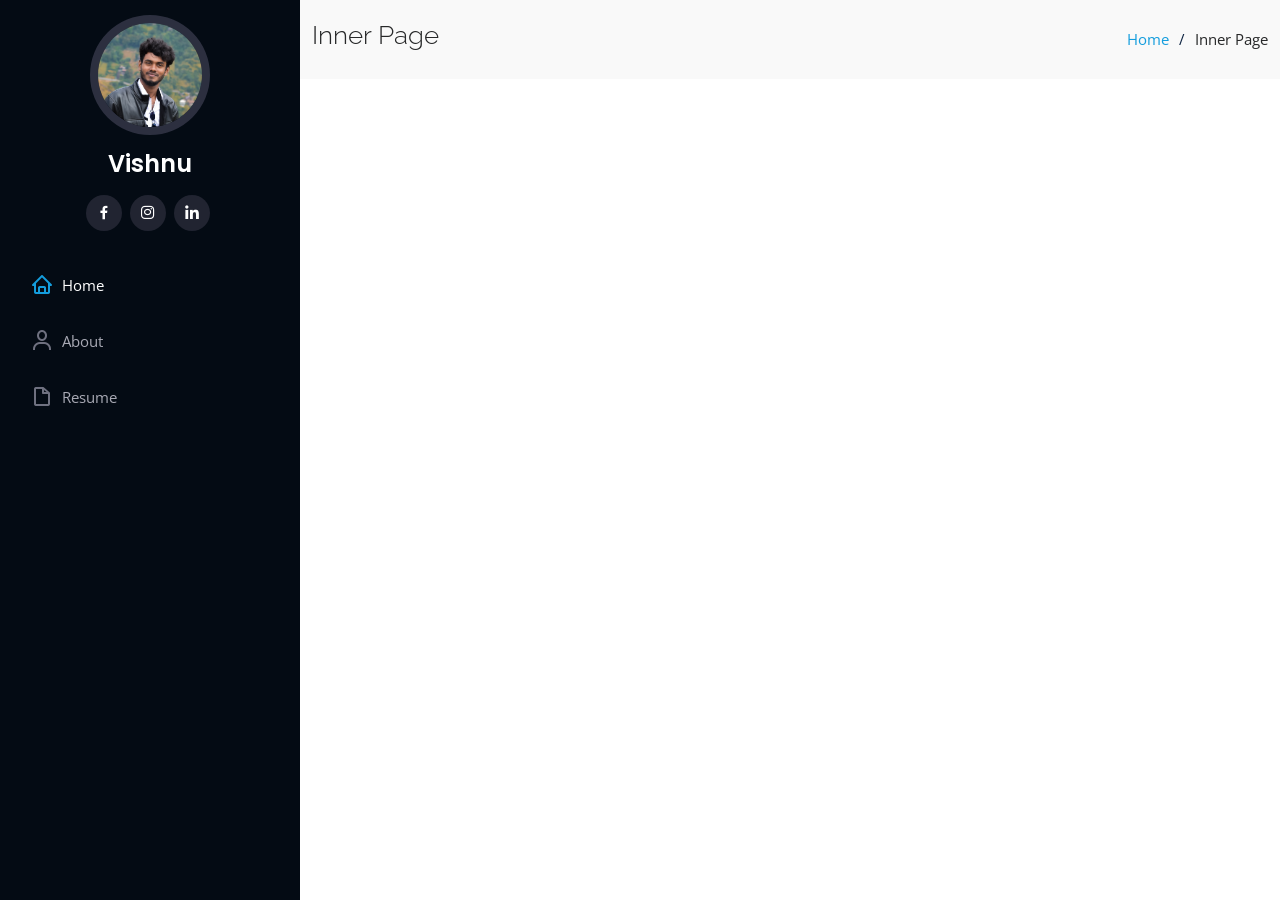
<file: inner-page.html>
<!DOCTYPE html>
<html lang="en">

<head>
  <meta charset="utf-8">
  <meta content="width=device-width, initial-scale=1.0" name="viewport">

  <title>Inner Page - iPortfolio Bootstrap Template</title>
  <meta content="" name="description">
  <meta content="" name="keywords">

  <!-- Favicons -->
  <link href="assets/img/favicon.png" rel="icon">
  <link href="assets/img/apple-touch-icon.png" rel="apple-touch-icon">

  <!-- Google Fonts -->
  <link href="https://fonts.googleapis.com/css?family=Open+Sans:300,300i,400,400i,600,600i,700,700i|Raleway:300,300i,400,400i,500,500i,600,600i,700,700i|Poppins:300,300i,400,400i,500,500i,600,600i,700,700i" rel="stylesheet">

  <!-- Vendor CSS Files -->
  <link href="assets/vendor/aos/aos.css" rel="stylesheet">
  <link href="assets/vendor/bootstrap/css/bootstrap.min.css" rel="stylesheet">
  <link href="assets/vendor/bootstrap-icons/bootstrap-icons.css" rel="stylesheet">
  <link href="assets/vendor/boxicons/css/boxicons.min.css" rel="stylesheet">
  <link href="assets/vendor/glightbox/css/glightbox.min.css" rel="stylesheet">
  <link href="assets/vendor/swiper/swiper-bundle.min.css" rel="stylesheet">

  <!-- Template Main CSS File -->
  <link href="assets/css/style.css" rel="stylesheet">

  <!-- =======================================================
  * Template Name: iPortfolio - v3.10.0
  * Template URL: https://bootstrapmade.com/iportfolio-bootstrap-portfolio-websites-template/
  * Author: BootstrapMade.com
  * License: https://bootstrapmade.com/license/
  ======================================================== -->
</head>

<body>

  <!-- ======= Mobile nav toggle button ======= -->
  <i class="bi bi-list mobile-nav-toggle d-xl-none"></i>

  <!-- ======= Header ======= -->
  <header id="header">
    <div class="d-flex flex-column">

      <div class="profile">
        <img src="./assets/img/profile2.1.jpg" alt="" class="img-fluid rounded-circle">
        <h1 class="text-light"><a href="index.html">Vishnu</a></h1>
        <div class="social-links mt-3 text-center">
          <!-- <a href="#" class="twitter"><i class="bx bxl-twitter"></i></a> -->
          <a href="#" class="facebook"><i class="bx bxl-facebook"></i></a>
          <a href="#" class="instagram"><i class="bx bxl-instagram"></i></a>
          <!-- <a href="#" class="google-plus"><i class="bx bxl-skype"></i></a> -->
          <a href="#" class="linkedin"><i class="bx bxl-linkedin"></i></a>
        </div>
      </div>

      <nav id="navbar" class="nav-menu navbar">
        <ul>
          <li><a href="#hero" class="nav-link scrollto active"><i class="bx bx-home"></i> <span>Home</span></a></li>
          <li><a href="#about" class="nav-link scrollto"><i class="bx bx-user"></i> <span>About</span></a></li>
          <li><a href="#resume" class="nav-link scrollto"><i class="bx bx-file-blank"></i> <span>Resume</span></a></li>
          <!-- <li><a href="#portfolio" class="nav-link scrollto"><i class="bx bx-book-content"></i> <span>Portfolio</span></a></li>
          <li><a href="#services" class="nav-link scrollto"><i class="bx bx-server"></i> <span>Services</span></a></li>
          <li><a href="#contact" class="nav-link scrollto"><i class="bx bx-envelope"></i> <span>Contact</span></a></li> -->
        </ul>
      </nav><!-- .nav-menu -->
    </div>
  </header><!-- End Header -->

  <main id="main">

    <!-- ======= Breadcrumbs ======= -->
    <section class="breadcrumbs">
      <div class="container">

        <div class="d-flex justify-content-between align-items-center">
          <h2>Inner Page</h2>
          <ol>
            <li><a href="index.html">Home</a></li>
            <li>Inner Page</li>
          </ol>
        </div>

      </div>
    </section><!-- End Breadcrumbs -->

    <section class="inner-page">
      <div class="container">
        <p>
          <!-- Example inner page template -->
        </p>
      </div>
    </section>

  </main><!-- End #main -->

  <!-- ======= Footer ======= -->
  <footer id="footer">
    <div class="container">
      <div class="copyright">
        <!-- &copy; Copyright <strong><span>iPortfolio</span></strong> -->
      </div>
      <div class="credits">
        <!-- All the links in the footer should remain intact. -->
        <!-- You can delete the links only if you purchased the pro version. -->
        <!-- Licensing information: https://bootstrapmade.com/license/ -->
        <!-- Purchase the pro version with working PHP/AJAX contact form: https://bootstrapmade.com/iportfolio-bootstrap-portfolio-websites-template/ -->
        <!-- Designed by <a href="https://bootstrapmade.com/">BootstrapMade</a> -->
      </div>
    </div>
  </footer><!-- End  Footer -->

  <a href="#" class="back-to-top d-flex align-items-center justify-content-center"><i class="bi bi-arrow-up-short"></i></a>

  <!-- Vendor JS Files -->
  <script src="assets/vendor/purecounter/purecounter_vanilla.js"></script>
  <script src="assets/vendor/aos/aos.js"></script>
  <script src="assets/vendor/bootstrap/js/bootstrap.bundle.min.js"></script>
  <script src="assets/vendor/glightbox/js/glightbox.min.js"></script>
  <script src="assets/vendor/isotope-layout/isotope.pkgd.min.js"></script>
  <script src="assets/vendor/swiper/swiper-bundle.min.js"></script>
  <script src="assets/vendor/typed.js/typed.min.js"></script>
  <script src="assets/vendor/waypoints/noframework.waypoints.js"></script>
  <script src="assets/vendor/php-email-form/validate.js"></script>

  <!-- Template Main JS File -->
  <script src="assets/js/main.js"></script>

</body>

</html>
</file>
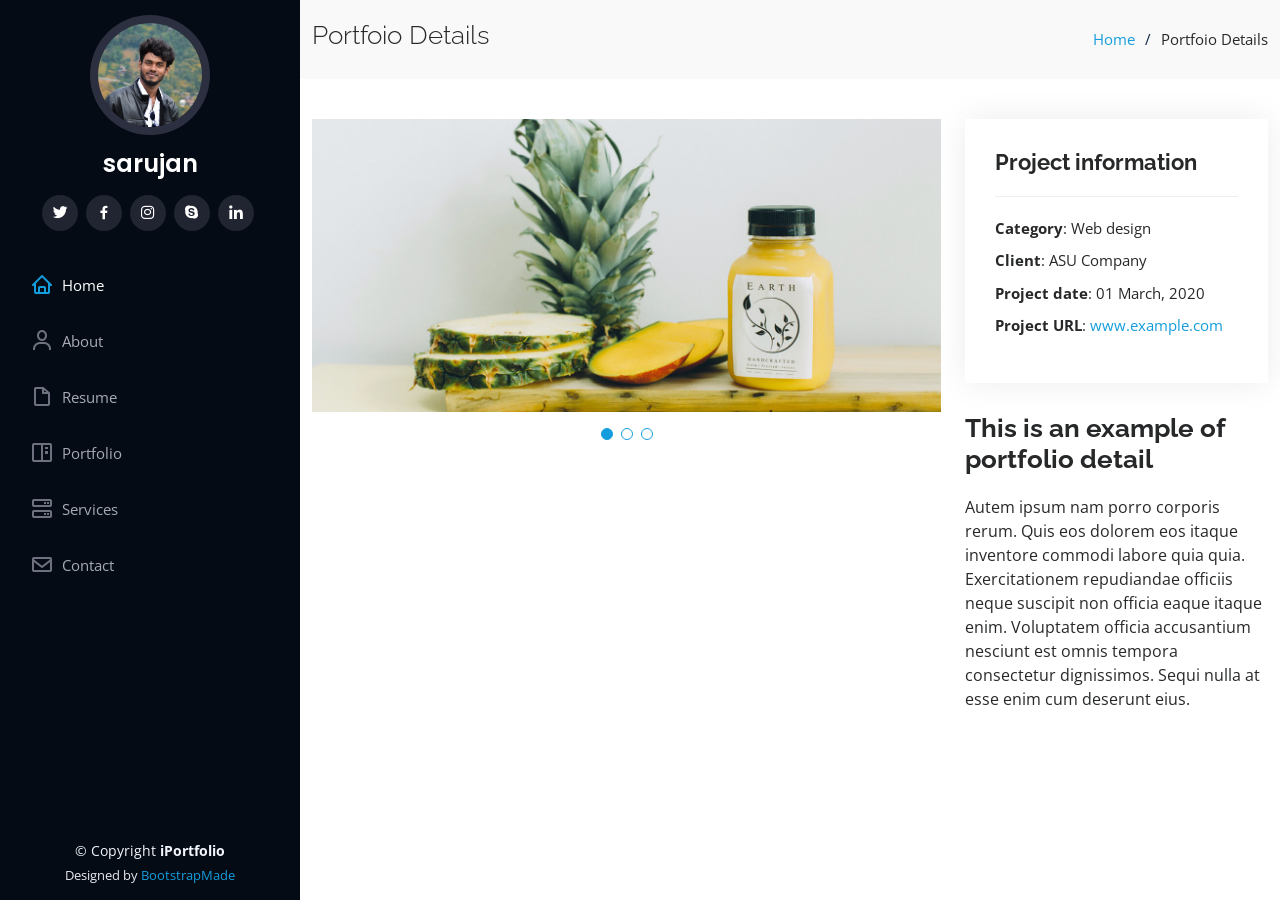
<file: portfolio-details.html>
<!DOCTYPE html>
<html lang="en">

<head>
  <meta charset="utf-8">
  <meta content="width=device-width, initial-scale=1.0" name="viewport">

  <title>Portfolio Details - iPortfolio Bootstrap Template</title>
  <meta content="" name="description">
  <meta content="" name="keywords">

  <!-- Favicons -->
  <link href="assets/img/favicon.png" rel="icon">
  <link href="assets/img/apple-touch-icon.png" rel="apple-touch-icon">

  <!-- Google Fonts -->
  <link href="https://fonts.googleapis.com/css?family=Open+Sans:300,300i,400,400i,600,600i,700,700i|Raleway:300,300i,400,400i,500,500i,600,600i,700,700i|Poppins:300,300i,400,400i,500,500i,600,600i,700,700i" rel="stylesheet">

  <!-- Vendor CSS Files -->
  <link href="assets/vendor/aos/aos.css" rel="stylesheet">
  <link href="assets/vendor/bootstrap/css/bootstrap.min.css" rel="stylesheet">
  <link href="assets/vendor/bootstrap-icons/bootstrap-icons.css" rel="stylesheet">
  <link href="assets/vendor/boxicons/css/boxicons.min.css" rel="stylesheet">
  <link href="assets/vendor/glightbox/css/glightbox.min.css" rel="stylesheet">
  <link href="assets/vendor/swiper/swiper-bundle.min.css" rel="stylesheet">

  <!-- Template Main CSS File -->
  <link href="assets/css/style.css" rel="stylesheet">

  <!-- =======================================================
  * Template Name: iPortfolio - v3.10.0
  * Template URL: https://bootstrapmade.com/iportfolio-bootstrap-portfolio-websites-template/
  * Author: BootstrapMade.com
  * License: https://bootstrapmade.com/license/
  ======================================================== -->
</head>

<body>

  <!-- ======= Mobile nav toggle button ======= -->
  <i class="bi bi-list mobile-nav-toggle d-xl-none"></i>

  <!-- ======= Header ======= -->
  <header id="header">
    <div class="d-flex flex-column">

      <div class="profile">
        <img src="./assets/img/profile2.1.jpg" alt="" class="img-fluid rounded-circle">
        <h1 class="text-light"><a href="index.html">sarujan</a></h1>
        <div class="social-links mt-3 text-center">
          <a href="#" class="twitter"><i class="bx bxl-twitter"></i></a>
          <a href="#" class="facebook"><i class="bx bxl-facebook"></i></a>
          <a href="#" class="instagram"><i class="bx bxl-instagram"></i></a>
          <a href="#" class="google-plus"><i class="bx bxl-skype"></i></a>
          <a href="#" class="linkedin"><i class="bx bxl-linkedin"></i></a>
        </div>
      </div>

      <nav id="navbar" class="nav-menu navbar">
        <ul>
          <li><a href="#hero" class="nav-link scrollto active"><i class="bx bx-home"></i> <span>Home</span></a></li>
          <li><a href="#about" class="nav-link scrollto"><i class="bx bx-user"></i> <span>About</span></a></li>
          <li><a href="#resume" class="nav-link scrollto"><i class="bx bx-file-blank"></i> <span>Resume</span></a></li>
          <li><a href="#portfolio" class="nav-link scrollto"><i class="bx bx-book-content"></i> <span>Portfolio</span></a></li>
          <li><a href="#services" class="nav-link scrollto"><i class="bx bx-server"></i> <span>Services</span></a></li>
          <li><a href="#contact" class="nav-link scrollto"><i class="bx bx-envelope"></i> <span>Contact</span></a></li>
        </ul>
      </nav><!-- .nav-menu -->
    </div>
  </header><!-- End Header -->

  <main id="main">

    <!-- ======= Breadcrumbs ======= -->
    <section id="breadcrumbs" class="breadcrumbs">
      <div class="container">

        <div class="d-flex justify-content-between align-items-center">
          <h2>Portfoio Details</h2>
          <ol>
            <li><a href="index.html">Home</a></li>
            <li>Portfoio Details</li>
          </ol>
        </div>

      </div>
    </section><!-- End Breadcrumbs -->

    <!-- ======= Portfolio Details Section ======= -->
    <section id="portfolio-details" class="portfolio-details">
      <div class="container">

        <div class="row gy-4">

          <div class="col-lg-8">
            <div class="portfolio-details-slider swiper">
              <div class="swiper-wrapper align-items-center">

                <div class="swiper-slide">
                  <img src="assets/img/portfolio/portfolio-details-1.jpg" alt="">
                </div>

                <div class="swiper-slide">
                  <img src="assets/img/portfolio/portfolio-details-2.jpg" alt="">
                </div>

                <div class="swiper-slide">
                  <img src="assets/img/portfolio/portfolio-details-3.jpg" alt="">
                </div>

              </div>
              <div class="swiper-pagination"></div>
            </div>
          </div>

          <div class="col-lg-4">
            <div class="portfolio-info">
              <h3>Project information</h3>
              <ul>
                <li><strong>Category</strong>: Web design</li>
                <li><strong>Client</strong>: ASU Company</li>
                <li><strong>Project date</strong>: 01 March, 2020</li>
                <li><strong>Project URL</strong>: <a href="#">www.example.com</a></li>
              </ul>
            </div>
            <div class="portfolio-description">
              <h2>This is an example of portfolio detail</h2>
              <p>
                Autem ipsum nam porro corporis rerum. Quis eos dolorem eos itaque inventore commodi labore quia quia. Exercitationem repudiandae officiis neque suscipit non officia eaque itaque enim. Voluptatem officia accusantium nesciunt est omnis tempora consectetur dignissimos. Sequi nulla at esse enim cum deserunt eius.
              </p>
            </div>
          </div>

        </div>

      </div>
    </section><!-- End Portfolio Details Section -->

  </main><!-- End #main -->

  <!-- ======= Footer ======= -->
  <footer id="footer">
    <div class="container">
      <div class="copyright">
        &copy; Copyright <strong><span>iPortfolio</span></strong>
      </div>
      <div class="credits">
        <!-- All the links in the footer should remain intact. -->
        <!-- You can delete the links only if you purchased the pro version. -->
        <!-- Licensing information: https://bootstrapmade.com/license/ -->
        <!-- Purchase the pro version with working PHP/AJAX contact form: https://bootstrapmade.com/iportfolio-bootstrap-portfolio-websites-template/ -->
        Designed by <a href="https://bootstrapmade.com/">BootstrapMade</a>
      </div>
    </div>
  </footer><!-- End  Footer -->

  <a href="#" class="back-to-top d-flex align-items-center justify-content-center"><i class="bi bi-arrow-up-short"></i></a>

  <!-- Vendor JS Files -->
  <script src="assets/vendor/purecounter/purecounter_vanilla.js"></script>
  <script src="assets/vendor/aos/aos.js"></script>
  <script src="assets/vendor/bootstrap/js/bootstrap.bundle.min.js"></script>
  <script src="assets/vendor/glightbox/js/glightbox.min.js"></script>
  <script src="assets/vendor/isotope-layout/isotope.pkgd.min.js"></script>
  <script src="assets/vendor/swiper/swiper-bundle.min.js"></script>
  <script src="assets/vendor/typed.js/typed.min.js"></script>
  <script src="assets/vendor/waypoints/noframework.waypoints.js"></script>
  <script src="assets/vendor/php-email-form/validate.js"></script>

  <!-- Template Main JS File -->
  <script src="assets/js/main.js"></script>

</body>

</html>
</file>
<file: assets/vendors/themify-icons/css/themify-icons.css>
@font-face {
	font-family: 'themify';
	src:url("../fonts/themify.eot?-fvbane");
	src:url("../fonts/themify.eot?#iefix-fvbane") format("embedded-opentype"),
		url("../fonts/themify.woff?-fvbane") format("woff"),
		url("../fonts/themify.ttf?-fvbane") format("truetype"),
		url("../fonts/themify.svg?-fvbane#themify") format("svg");
	font-weight: normal;
	font-style: normal;
}

[class^="ti-"], [class*=" ti-"] {
	font-family: 'themify';
	speak: none;
	font-style: normal;
	font-weight: normal;
	font-variant: normal;
	text-transform: none;
	line-height: 1;

	/* Better Font Rendering =========== */
	-webkit-font-smoothing: antialiased;
	-moz-osx-font-smoothing: grayscale;
}

.ti-wand:before {
	content: "\e600";
}
.ti-volume:before {
	content: "\e601";
}
.ti-user:before {
	content: "\e602";
}
.ti-unlock:before {
	content: "\e603";
}
.ti-unlink:before {
	content: "\e604";
}
.ti-trash:before {
	content: "\e605";
}
.ti-thought:before {
	content: "\e606";
}
.ti-target:before {
	content: "\e607";
}
.ti-tag:before {
	content: "\e608";
}
.ti-tablet:before {
	content: "\e609";
}
.ti-star:before {
	content: "\e60a";
}
.ti-spray:before {
	content: "\e60b";
}
.ti-signal:before {
	content: "\e60c";
}
.ti-shopping-cart:before {
	content: "\e60d";
}
.ti-shopping-cart-full:before {
	content: "\e60e";
}
.ti-settings:before {
	content: "\e60f";
}
.ti-search:before {
	content: "\e610";
}
.ti-zoom-in:before {
	content: "\e611";
}
.ti-zoom-out:before {
	content: "\e612";
}
.ti-cut:before {
	content: "\e613";
}
.ti-ruler:before {
	content: "\e614";
}
.ti-ruler-pencil:before {
	content: "\e615";
}
.ti-ruler-alt:before {
	content: "\e616";
}
.ti-bookmark:before {
	content: "\e617";
}
.ti-bookmark-alt:before {
	content: "\e618";
}
.ti-reload:before {
	content: "\e619";
}
.ti-plus:before {
	content: "\e61a";
}
.ti-pin:before {
	content: "\e61b";
}
.ti-pencil:before {
	content: "\e61c";
}
.ti-pencil-alt:before {
	content: "\e61d";
}
.ti-paint-roller:before {
	content: "\e61e";
}
.ti-paint-bucket:before {
	content: "\e61f";
}
.ti-na:before {
	content: "\e620";
}
.ti-mobile:before {
	content: "\e621";
}
.ti-minus:before {
	content: "\e622";
}
.ti-medall:before {
	content: "\e623";
}
.ti-medall-alt:before {
	content: "\e624";
}
.ti-marker:before {
	content: "\e625";
}
.ti-marker-alt:before {
	content: "\e626";
}
.ti-arrow-up:before {
	content: "\e627";
}
.ti-arrow-right:before {
	content: "\e628";
}
.ti-arrow-left:before {
	content: "\e629";
}
.ti-arrow-down:before {
	content: "\e62a";
}
.ti-lock:before {
	content: "\e62b";
}
.ti-location-arrow:before {
	content: "\e62c";
}
.ti-link:before {
	content: "\e62d";
}
.ti-layout:before {
	content: "\e62e";
}
.ti-layers:before {
	content: "\e62f";
}
.ti-layers-alt:before {
	content: "\e630";
}
.ti-key:before {
	content: "\e631";
}
.ti-import:before {
	content: "\e632";
}
.ti-image:before {
	content: "\e633";
}
.ti-heart:before {
	content: "\e634";
}
.ti-heart-broken:before {
	content: "\e635";
}
.ti-hand-stop:before {
	content: "\e636";
}
.ti-hand-open:before {
	content: "\e637";
}
.ti-hand-drag:before {
	content: "\e638";
}
.ti-folder:before {
	content: "\e639";
}
.ti-flag:before {
	content: "\e63a";
}
.ti-flag-alt:before {
	content: "\e63b";
}
.ti-flag-alt-2:before {
	content: "\e63c";
}
.ti-eye:before {
	content: "\e63d";
}
.ti-export:before {
	content: "\e63e";
}
.ti-exchange-vertical:before {
	content: "\e63f";
}
.ti-desktop:before {
	content: "\e640";
}
.ti-cup:before {
	content: "\e641";
}
.ti-crown:before {
	content: "\e642";
}
.ti-comments:before {
	content: "\e643";
}
.ti-comment:before {
	content: "\e644";
}
.ti-comment-alt:before {
	content: "\e645";
}
.ti-close:before {
	content: "\e646";
}
.ti-clip:before {
	content: "\e647";
}
.ti-angle-up:before {
	content: "\e648";
}
.ti-angle-right:before {
	content: "\e649";
}
.ti-angle-left:before {
	content: "\e64a";
}
.ti-angle-down:before {
	content: "\e64b";
}
.ti-check:before {
	content: "\e64c";
}
.ti-check-box:before {
	content: "\e64d";
}
.ti-camera:before {
	content: "\e64e";
}
.ti-announcement:before {
	content: "\e64f";
}
.ti-brush:before {
	content: "\e650";
}
.ti-briefcase:before {
	content: "\e651";
}
.ti-bolt:before {
	content: "\e652";
}
.ti-bolt-alt:before {
	content: "\e653";
}
.ti-blackboard:before {
	content: "\e654";
}
.ti-bag:before {
	content: "\e655";
}
.ti-move:before {
	content: "\e656";
}
.ti-arrows-vertical:before {
	content: "\e657";
}
.ti-arrows-horizontal:before {
	content: "\e658";
}
.ti-fullscreen:before {
	content: "\e659";
}
.ti-arrow-top-right:before {
	content: "\e65a";
}
.ti-arrow-top-left:before {
	content: "\e65b";
}
.ti-arrow-circle-up:before {
	content: "\e65c";
}
.ti-arrow-circle-right:before {
	content: "\e65d";
}
.ti-arrow-circle-left:before {
	content: "\e65e";
}
.ti-arrow-circle-down:before {
	content: "\e65f";
}
.ti-angle-double-up:before {
	content: "\e660";
}
.ti-angle-double-right:before {
	content: "\e661";
}
.ti-angle-double-left:before {
	content: "\e662";
}
.ti-angle-double-down:before {
	content: "\e663";
}
.ti-zip:before {
	content: "\e664";
}
.ti-world:before {
	content: "\e665";
}
.ti-wheelchair:before {
	content: "\e666";
}
.ti-view-list:before {
	content: "\e667";
}
.ti-view-list-alt:before {
	content: "\e668";
}
.ti-view-grid:before {
	content: "\e669";
}
.ti-uppercase:before {
	content: "\e66a";
}
.ti-upload:before {
	content: "\e66b";
}
.ti-underline:before {
	content: "\e66c";
}
.ti-truck:before {
	content: "\e66d";
}
.ti-timer:before {
	content: "\e66e";
}
.ti-ticket:before {
	content: "\e66f";
}
.ti-thumb-up:before {
	content: "\e670";
}
.ti-thumb-down:before {
	content: "\e671";
}
.ti-text:before {
	content: "\e672";
}
.ti-stats-up:before {
	content: "\e673";
}
.ti-stats-down:before {
	content: "\e674";
}
.ti-split-v:before {
	content: "\e675";
}
.ti-split-h:before {
	content: "\e676";
}
.ti-smallcap:before {
	content: "\e677";
}
.ti-shine:before {
	content: "\e678";
}
.ti-shift-right:before {
	content: "\e679";
}
.ti-shift-left:before {
	content: "\e67a";
}
.ti-shield:before {
	content: "\e67b";
}
.ti-notepad:before {
	content: "\e67c";
}
.ti-server:before {
	content: "\e67d";
}
.ti-quote-right:before {
	content: "\e67e";
}
.ti-quote-left:before {
	content: "\e67f";
}
.ti-pulse:before {
	content: "\e680";
}
.ti-printer:before {
	content: "\e681";
}
.ti-power-off:before {
	content: "\e682";
}
.ti-plug:before {
	content: "\e683";
}
.ti-pie-chart:before {
	content: "\e684";
}
.ti-paragraph:before {
	content: "\e685";
}
.ti-panel:before {
	content: "\e686";
}
.ti-package:before {
	content: "\e687";
}
.ti-music:before {
	content: "\e688";
}
.ti-music-alt:before {
	content: "\e689";
}
.ti-mouse:before {
	content: "\e68a";
}
.ti-mouse-alt:before {
	content: "\e68b";
}
.ti-money:before {
	content: "\e68c";
}
.ti-microphone:before {
	content: "\e68d";
}
.ti-menu:before {
	content: "\e68e";
}
.ti-menu-alt:before {
	content: "\e68f";
}
.ti-map:before {
	content: "\e690";
}
.ti-map-alt:before {
	content: "\e691";
}
.ti-loop:before {
	content: "\e692";
}
.ti-location-pin:before {
	content: "\e693";
}
.ti-list:before {
	content: "\e694";
}
.ti-light-bulb:before {
	content: "\e695";
}
.ti-Italic:before {
	content: "\e696";
}
.ti-info:before {
	content: "\e697";
}
.ti-infinite:before {
	content: "\e698";
}
.ti-id-badge:before {
	content: "\e699";
}
.ti-hummer:before {
	content: "\e69a";
}
.ti-home:before {
	content: "\e69b";
}
.ti-help:before {
	content: "\e69c";
}
.ti-headphone:before {
	content: "\e69d";
}
.ti-harddrives:before {
	content: "\e69e";
}
.ti-harddrive:before {
	content: "\e69f";
}
.ti-gift:before {
	content: "\e6a0";
}
.ti-game:before {
	content: "\e6a1";
}
.ti-filter:before {
	content: "\e6a2";
}
.ti-files:before {
	content: "\e6a3";
}
.ti-file:before {
	content: "\e6a4";
}
.ti-eraser:before {
	content: "\e6a5";
}
.ti-envelope:before {
	content: "\e6a6";
}
.ti-download:before {
	content: "\e6a7";
}
.ti-direction:before {
	content: "\e6a8";
}
.ti-direction-alt:before {
	content: "\e6a9";
}
.ti-dashboard:before {
	content: "\e6aa";
}
.ti-control-stop:before {
	content: "\e6ab";
}
.ti-control-shuffle:before {
	content: "\e6ac";
}
.ti-control-play:before {
	content: "\e6ad";
}
.ti-control-pause:before {
	content: "\e6ae";
}
.ti-control-forward:before {
	content: "\e6af";
}
.ti-control-backward:before {
	content: "\e6b0";
}
.ti-cloud:before {
	content: "\e6b1";
}
.ti-cloud-up:before {
	content: "\e6b2";
}
.ti-cloud-down:before {
	content: "\e6b3";
}
.ti-clipboard:before {
	content: "\e6b4";
}
.ti-car:before {
	content: "\e6b5";
}
.ti-calendar:before {
	content: "\e6b6";
}
.ti-book:before {
	content: "\e6b7";
}
.ti-bell:before {
	content: "\e6b8";
}
.ti-basketball:before {
	content: "\e6b9";
}
.ti-bar-chart:before {
	content: "\e6ba";
}
.ti-bar-chart-alt:before {
	content: "\e6bb";
}
.ti-back-right:before {
	content: "\e6bc";
}
.ti-back-left:before {
	content: "\e6bd";
}
.ti-arrows-corner:before {
	content: "\e6be";
}
.ti-archive:before {
	content: "\e6bf";
}
.ti-anchor:before {
	content: "\e6c0";
}
.ti-align-right:before {
	content: "\e6c1";
}
.ti-align-left:before {
	content: "\e6c2";
}
.ti-align-justify:before {
	content: "\e6c3";
}
.ti-align-center:before {
	content: "\e6c4";
}
.ti-alert:before {
	content: "\e6c5";
}
.ti-alarm-clock:before {
	content: "\e6c6";
}
.ti-agenda:before {
	content: "\e6c7";
}
.ti-write:before {
	content: "\e6c8";
}
.ti-window:before {
	content: "\e6c9";
}
.ti-widgetized:before {
	content: "\e6ca";
}
.ti-widget:before {
	content: "\e6cb";
}
.ti-widget-alt:before {
	content: "\e6cc";
}
.ti-wallet:before {
	content: "\e6cd";
}
.ti-video-clapper:before {
	content: "\e6ce";
}
.ti-video-camera:before {
	content: "\e6cf";
}
.ti-vector:before {
	content: "\e6d0";
}
.ti-themify-logo:before {
	content: "\e6d1";
}
.ti-themify-favicon:before {
	content: "\e6d2";
}
.ti-themify-favicon-alt:before {
	content: "\e6d3";
}
.ti-support:before {
	content: "\e6d4";
}
.ti-stamp:before {
	content: "\e6d5";
}
.ti-split-v-alt:before {
	content: "\e6d6";
}
.ti-slice:before {
	content: "\e6d7";
}
.ti-shortcode:before {
	content: "\e6d8";
}
.ti-shift-right-alt:before {
	content: "\e6d9";
}
.ti-shift-left-alt:before {
	content: "\e6da";
}
.ti-ruler-alt-2:before {
	content: "\e6db";
}
.ti-receipt:before {
	content: "\e6dc";
}
.ti-pin2:before {
	content: "\e6dd";
}
.ti-pin-alt:before {
	content: "\e6de";
}
.ti-pencil-alt2:before {
	content: "\e6df";
}
.ti-palette:before {
	content: "\e6e0";
}
.ti-more:before {
	content: "\e6e1";
}
.ti-more-alt:before {
	content: "\e6e2";
}
.ti-microphone-alt:before {
	content: "\e6e3";
}
.ti-magnet:before {
	content: "\e6e4";
}
.ti-line-double:before {
	content: "\e6e5";
}
.ti-line-dotted:before {
	content: "\e6e6";
}
.ti-line-dashed:before {
	content: "\e6e7";
}
.ti-layout-width-full:before {
	content: "\e6e8";
}
.ti-layout-width-default:before {
	content: "\e6e9";
}
.ti-layout-width-default-alt:before {
	content: "\e6ea";
}
.ti-layout-tab:before {
	content: "\e6eb";
}
.ti-layout-tab-window:before {
	content: "\e6ec";
}
.ti-layout-tab-v:before {
	content: "\e6ed";
}
.ti-layout-tab-min:before {
	content: "\e6ee";
}
.ti-layout-slider:before {
	content: "\e6ef";
}
.ti-layout-slider-alt:before {
	content: "\e6f0";
}
.ti-layout-sidebar-right:before {
	content: "\e6f1";
}
.ti-layout-sidebar-none:before {
	content: "\e6f2";
}
.ti-layout-sidebar-left:before {
	content: "\e6f3";
}
.ti-layout-placeholder:before {
	content: "\e6f4";
}
.ti-layout-menu:before {
	content: "\e6f5";
}
.ti-layout-menu-v:before {
	content: "\e6f6";
}
.ti-layout-menu-separated:before {
	content: "\e6f7";
}
.ti-layout-menu-full:before {
	content: "\e6f8";
}
.ti-layout-media-right-alt:before {
	content: "\e6f9";
}
.ti-layout-media-right:before {
	content: "\e6fa";
}
.ti-layout-media-overlay:before {
	content: "\e6fb";
}
.ti-layout-media-overlay-alt:before {
	content: "\e6fc";
}
.ti-layout-media-overlay-alt-2:before {
	content: "\e6fd";
}
.ti-layout-media-left-alt:before {
	content: "\e6fe";
}
.ti-layout-media-left:before {
	content: "\e6ff";
}
.ti-layout-media-center-alt:before {
	content: "\e700";
}
.ti-layout-media-center:before {
	content: "\e701";
}
.ti-layout-list-thumb:before {
	content: "\e702";
}
.ti-layout-list-thumb-alt:before {
	content: "\e703";
}
.ti-layout-list-post:before {
	content: "\e704";
}
.ti-layout-list-large-image:before {
	content: "\e705";
}
.ti-layout-line-solid:before {
	content: "\e706";
}
.ti-layout-grid4:before {
	content: "\e707";
}
.ti-layout-grid3:before {
	content: "\e708";
}
.ti-layout-grid2:before {
	content: "\e709";
}
.ti-layout-grid2-thumb:before {
	content: "\e70a";
}
.ti-layout-cta-right:before {
	content: "\e70b";
}
.ti-layout-cta-left:before {
	content: "\e70c";
}
.ti-layout-cta-center:before {
	content: "\e70d";
}
.ti-layout-cta-btn-right:before {
	content: "\e70e";
}
.ti-layout-cta-btn-left:before {
	content: "\e70f";
}
.ti-layout-column4:before {
	content: "\e710";
}
.ti-layout-column3:before {
	content: "\e711";
}
.ti-layout-column2:before {
	content: "\e712";
}
.ti-layout-accordion-separated:before {
	content: "\e713";
}
.ti-layout-accordion-merged:before {
	content: "\e714";
}
.ti-layout-accordion-list:before {
	content: "\e715";
}
.ti-ink-pen:before {
	content: "\e716";
}
.ti-info-alt:before {
	content: "\e717";
}
.ti-help-alt:before {
	content: "\e718";
}
.ti-headphone-alt:before {
	content: "\e719";
}
.ti-hand-point-up:before {
	content: "\e71a";
}
.ti-hand-point-right:before {
	content: "\e71b";
}
.ti-hand-point-left:before {
	content: "\e71c";
}
.ti-hand-point-down:before {
	content: "\e71d";
}
.ti-gallery:before {
	content: "\e71e";
}
.ti-face-smile:before {
	content: "\e71f";
}
.ti-face-sad:before {
	content: "\e720";
}
.ti-credit-card:before {
	content: "\e721";
}
.ti-control-skip-forward:before {
	content: "\e722";
}
.ti-control-skip-backward:before {
	content: "\e723";
}
.ti-control-record:before {
	content: "\e724";
}
.ti-control-eject:before {
	content: "\e725";
}
.ti-comments-smiley:before {
	content: "\e726";
}
.ti-brush-alt:before {
	content: "\e727";
}
.ti-youtube:before {
	content: "\e728";
}
.ti-vimeo:before {
	content: "\e729";
}
.ti-twitter:before {
	content: "\e72a";
}
.ti-time:before {
	content: "\e72b";
}
.ti-tumblr:before {
	content: "\e72c";
}
.ti-skype:before {
	content: "\e72d";
}
.ti-share:before {
	content: "\e72e";
}
.ti-share-alt:before {
	content: "\e72f";
}
.ti-rocket:before {
	content: "\e730";
}
.ti-pinterest:before {
	content: "\e731";
}
.ti-new-window:before {
	content: "\e732";
}
.ti-microsoft:before {
	content: "\e733";
}
.ti-list-ol:before {
	content: "\e734";
}
.ti-linkedin:before {
	content: "\e735";
}
.ti-layout-sidebar-2:before {
	content: "\e736";
}
.ti-layout-grid4-alt:before {
	content: "\e737";
}
.ti-layout-grid3-alt:before {
	content: "\e738";
}
.ti-layout-grid2-alt:before {
	content: "\e739";
}
.ti-layout-column4-alt:before {
	content: "\e73a";
}
.ti-layout-column3-alt:before {
	content: "\e73b";
}
.ti-layout-column2-alt:before {
	content: "\e73c";
}
.ti-instagram:before {
	content: "\e73d";
}
.ti-google:before {
	content: "\e73e";
}
.ti-github:before {
	content: "\e73f";
}
.ti-flickr:before {
	content: "\e740";
}
.ti-facebook:before {
	content: "\e741";
}
.ti-dropbox:before {
	content: "\e742";
}
.ti-dribbble:before {
	content: "\e743";
}
.ti-apple:before {
	content: "\e744";
}
.ti-android:before {
	content: "\e745";
}
.ti-save:before {
	content: "\e746";
}
.ti-save-alt:before {
	content: "\e747";
}
.ti-yahoo:before {
	content: "\e748";
}
.ti-wordpress:before {
	content: "\e749";
}
.ti-vimeo-alt:before {
	content: "\e74a";
}
.ti-twitter-alt:before {
	content: "\e74b";
}
.ti-tumblr-alt:before {
	content: "\e74c";
}
.ti-trello:before {
	content: "\e74d";
}
.ti-stack-overflow:before {
	content: "\e74e";
}
.ti-soundcloud:before {
	content: "\e74f";
}
.ti-sharethis:before {
	content: "\e750";
}
.ti-sharethis-alt:before {
	content: "\e751";
}
.ti-reddit:before {
	content: "\e752";
}
.ti-pinterest-alt:before {
	content: "\e753";
}
.ti-microsoft-alt:before {
	content: "\e754";
}
.ti-linux:before {
	content: "\e755";
}
.ti-jsfiddle:before {
	content: "\e756";
}
.ti-joomla:before {
	content: "\e757";
}
.ti-html5:before {
	content: "\e758";
}
.ti-flickr-alt:before {
	content: "\e759";
}
.ti-email:before {
	content: "\e75a";
}
.ti-drupal:before {
	content: "\e75b";
}
.ti-dropbox-alt:before {
	content: "\e75c";
}
.ti-css3:before {
	content: "\e75d";
}
.ti-rss:before {
	content: "\e75e";
}
.ti-rss-alt:before {
	content: "\e75f";
}
</file>
<file: assets/css/johndoe.css>
@charset "UTF-8";
/*!
=========================================================
* JohnDoe Landing page
=========================================================

* Copyright: 2019 DevCRUD (https://devcrud.com)
* Licensed: (https://devcrud.com/licenses)
* Coded by www.devcrud.com

=========================================================

* The above copyright notice and this permission notice shall be included in all copies or substantial portions of the Software.
*/
@import url("https://fonts.googleapis.com/css?family=Source+Sans+Pro:200,200i,300,300i,400,400i,600,600i,700,700i,900,900i&display=swap");
:root {
  --blue: #79A9F5;
  --indigo: #C45F90;
  --purple: #A16AE8;
  --pink: #FC8BC0;
  --red: #F85C70;
  --orange: #FF8882;
  --yellow: #FAD02C;
  --green: #A3C14A;
  --teal: #20c997;
  --cyan: #47D8E0;
  --white: #fff;
  --gray: #6c757d;
  --gray-dark: #343a40;
  --primary: #F85C70;
  --secondary: #6c757d;
  --success: #A3C14A;
  --info: #47D8E0;
  --warning: #FF8882;
  --danger: #F85C70;
  --light: #f8f9fa;
  --dark: #343a40;
  --breakpoint-xs: 0;
  --breakpoint-sm: 576px;
  --breakpoint-md: 768px;
  --breakpoint-lg: 992px;
  --breakpoint-xl: 1200px;
  --font-family-sans-serif: "Source Sans Pro", sans-serif;
  --font-family-monospace: SFMono-Regular, Menlo, Monaco, Consolas, "Liberation Mono", "Courier New", monospace;
}

*,
*::before,
*::after {
  box-sizing: border-box;
}

html {
  font-family: sans-serif;
  line-height: 1.15;
  -webkit-text-size-adjust: 100%;
  -webkit-tap-highlight-color: rgba(0, 0, 0, 0);
}

article, aside, figcaption, figure, footer, header, hgroup, main, nav, section {
  display: block;
}

body {
  margin: 0;
  font-family: "Source Sans Pro", sans-serif;
  font-size: 1rem;
  font-weight: 400;
  line-height: 1.5;
  color: #212529;
  text-align: left;
  background-color: #fff;
}

[tabindex="-1"]:focus {
  outline: 0 !important;
}

hr {
  box-sizing: content-box;
  height: 0;
  overflow: visible;
}

h1, h2, h3, h4, h5, h6 {
  margin-top: 0;
  margin-bottom: 0.5rem;
}

p {
  margin-top: 0;
  margin-bottom: 1rem;
}

abbr[title],
abbr[data-original-title] {
  text-decoration: underline;
  -webkit-text-decoration: underline dotted;
          text-decoration: underline dotted;
  cursor: help;
  border-bottom: 0;
  -webkit-text-decoration-skip-ink: none;
          text-decoration-skip-ink: none;
}

address {
  margin-bottom: 1rem;
  font-style: normal;
  line-height: inherit;
}

ol,
ul,
dl {
  margin-top: 0;
  margin-bottom: 1rem;
}

ol ol,
ul ul,
ol ul,
ul ol {
  margin-bottom: 0;
}

dt {
  font-weight: 700;
}

dd {
  margin-bottom: .5rem;
  margin-left: 0;
}

blockquote {
  margin: 0 0 1rem;
}

b,
strong {
  font-weight: bolder;
}

small {
  font-size: 80%;
}

sub,
sup {
  position: relative;
  font-size: 75%;
  line-height: 0;
  vertical-align: baseline;
}

sub {
  bottom: -.25em;
}

sup {
  top: -.5em;
}

a {
  color: #F85C70;
  text-decoration: none;
  background-color: transparent;
}

a:hover {
  color: #f51330;
  text-decoration: none;
}

a:not([href]):not([tabindex]) {
  color: inherit;
  text-decoration: none;
}

a:not([href]):not([tabindex]):hover, a:not([href]):not([tabindex]):focus {
  color: inherit;
  text-decoration: none;
}

a:not([href]):not([tabindex]):focus {
  outline: 0;
}

pre,
code,
kbd,
samp {
  font-family: SFMono-Regular, Menlo, Monaco, Consolas, "Liberation Mono", "Courier New", monospace;
  font-size: 1em;
}

pre {
  margin-top: 0;
  margin-bottom: 1rem;
  overflow: auto;
}

figure {
  margin: 0 0 1rem;
}

img {
  vertical-align: middle;
  border-style: none;
}

svg {
  overflow: hidden;
  vertical-align: middle;
}

table {
  border-collapse: collapse;
}

caption {
  padding-top: 0.75rem;
  padding-bottom: 0.75rem;
  color: #6c757d;
  text-align: left;
  caption-side: bottom;
}

th {
  text-align: inherit;
}

label {
  display: inline-block;
  margin-bottom: 0.5rem;
}

button {
  border-radius: 0;
}

button:focus {
  outline: 1px dotted;
  outline: 5px auto -webkit-focus-ring-color;
}

input,
button,
select,
optgroup,
textarea {
  margin: 0;
  font-family: inherit;
  font-size: inherit;
  line-height: inherit;
}

button,
input {
  overflow: visible;
}

button,
select {
  text-transform: none;
}

select {
  word-wrap: normal;
}

button,
[type="button"],
[type="reset"],
[type="submit"] {
  -webkit-appearance: button;
}

button:not(:disabled),
[type="button"]:not(:disabled),
[type="reset"]:not(:disabled),
[type="submit"]:not(:disabled) {
  cursor: pointer;
}

button::-moz-focus-inner,
[type="button"]::-moz-focus-inner,
[type="reset"]::-moz-focus-inner,
[type="submit"]::-moz-focus-inner {
  padding: 0;
  border-style: none;
}

input[type="radio"],
input[type="checkbox"] {
  box-sizing: border-box;
  padding: 0;
}

input[type="date"],
input[type="time"],
input[type="datetime-local"],
input[type="month"] {
  -webkit-appearance: listbox;
}

textarea {
  overflow: auto;
  resize: vertical;
}

fieldset {
  min-width: 0;
  padding: 0;
  margin: 0;
  border: 0;
}

legend {
  display: block;
  width: 100%;
  max-width: 100%;
  padding: 0;
  margin-bottom: .5rem;
  font-size: 1.5rem;
  line-height: inherit;
  color: inherit;
  white-space: normal;
}

progress {
  vertical-align: baseline;
}

[type="number"]::-webkit-inner-spin-button,
[type="number"]::-webkit-outer-spin-button {
  height: auto;
}

[type="search"] {
  outline-offset: -2px;
  -webkit-appearance: none;
}

[type="search"]::-webkit-search-decoration {
  -webkit-appearance: none;
}

::-webkit-file-upload-button {
  font: inherit;
  -webkit-appearance: button;
}

output {
  display: inline-block;
}

summary {
  display: list-item;
  cursor: pointer;
}

template {
  display: none;
}

[hidden] {
  display: none !important;
}

h1, h2, h3, h4, h5, h6,
.h1, .h2, .h3, .h4, .h5, .h6 {
  margin-bottom: 0.5rem;
  font-family: "Dosis", sans-serif;
  font-weight: 500;
  line-height: 1.2;
}

h1, .h1 {
  font-size: 2.5rem;
}

h2, .h2 {
  font-size: 2rem;
}

h3, .h3 {
  font-size: 1.75rem;
}

h4, .h4 {
  font-size: 1.5rem;
}

h5, .h5 {
  font-size: 1.25rem;
}

h6, .h6 {
  font-size: 1rem;
}

.lead {
  font-size: 1.25rem;
  font-weight: 300;
}

.display-1 {
  font-size: 6rem;
  font-weight: 300;
  line-height: 1.2;
}

.display-2 {
  font-size: 5.5rem;
  font-weight: 300;
  line-height: 1.2;
}

.display-3 {
  font-size: 4.5rem;
  font-weight: 300;
  line-height: 1.2;
}

.display-4 {
  font-size: 3.5rem;
  font-weight: 300;
  line-height: 1.2;
}

hr {
  margin-top: 1rem;
  margin-bottom: 1rem;
  border: 0;
  border-top: 1px solid rgba(0, 0, 0, 0.1);
}

small,
.small {
  font-size: 80%;
  font-weight: 400;
}

mark,
.mark {
  padding: 0.2em;
  background-color: #fcf8e3;
}

.list-unstyled {
  padding-left: 0;
  list-style: none;
}

.list-inline {
  padding-left: 0;
  list-style: none;
}

.list-inline-item {
  display: inline-block;
}

.list-inline-item:not(:last-child) {
  margin-right: 0.5rem;
}

.initialism {
  font-size: 90%;
  text-transform: uppercase;
}

.blockquote {
  margin-bottom: 1rem;
  font-size: 1.25rem;
}

.blockquote-footer {
  display: block;
  font-size: 80%;
  color: #6c757d;
}

.blockquote-footer::before {
  content: "\2014\00A0";
}

.img-fluid {
  max-width: 100%;
  height: auto;
}

.img-thumbnail {
  padding: 0.25rem;
  background-color: #fff;
  border: 1px solid #dee2e6;
  border-radius: 0.25rem;
  max-width: 100%;
  height: auto;
}

.figure {
  display: inline-block;
}

.figure-img {
  margin-bottom: 0.5rem;
  line-height: 1;
}

.figure-caption {
  font-size: 90%;
  color: #6c757d;
}

code {
  font-size: 87.5%;
  color: #FC8BC0;
  word-break: break-word;
}

a > code {
  color: inherit;
}

kbd {
  padding: 0.2rem 0.4rem;
  font-size: 87.5%;
  color: #fff;
  background-color: #212529;
  border-radius: 0.2rem;
}

kbd kbd {
  padding: 0;
  font-size: 100%;
  font-weight: 700;
}

pre {
  display: block;
  font-size: 87.5%;
  color: #212529;
}

pre code {
  font-size: inherit;
  color: inherit;
  word-break: normal;
}

.pre-scrollable {
  max-height: 340px;
  overflow-y: scroll;
}

.container {
  width: 100%;
  padding-right: 15px;
  padding-left: 15px;
  margin-right: auto;
  margin-left: auto;
}

@media (min-width: 576px) {
  .container {
    max-width: 540px;
  }
}

@media (min-width: 768px) {
  .container {
    max-width: 720px;
  }
}

@media (min-width: 992px) {
  .container {
    max-width: 960px;
  }
}

@media (min-width: 1200px) {
  .container {
    max-width: 1140px;
  }
}

.container-fluid {
  width: 100%;
  padding-right: 15px;
  padding-left: 15px;
  margin-right: auto;
  margin-left: auto;
}

.row {
  display: -webkit-box;
  display: -webkit-flex;
  display: -ms-flexbox;
  display: flex;
  -webkit-flex-wrap: wrap;
      -ms-flex-wrap: wrap;
          flex-wrap: wrap;
  margin-right: -15px;
  margin-left: -15px;
}

.no-gutters {
  margin-right: 0;
  margin-left: 0;
}

.no-gutters > .col,
.no-gutters > [class*="col-"] {
  padding-right: 0;
  padding-left: 0;
}

.col-1, .col-2, .col-3, .col-4, .col-5, .col-6, .col-7, .col-8, .col-9, .col-10, .col-11, .col-12, .col,
.col-auto, .col-sm-1, .col-sm-2, .col-sm-3, .col-sm-4, .col-sm-5, .col-sm-6, .col-sm-7, .col-sm-8, .col-sm-9, .col-sm-10, .col-sm-11, .col-sm-12, .col-sm,
.col-sm-auto, .col-md-1, .col-md-2, .col-md-3, .col-md-4, .col-md-5, .col-md-6, .col-md-7, .col-md-8, .col-md-9, .col-md-10, .col-md-11, .col-md-12, .col-md,
.col-md-auto, .col-lg-1, .col-lg-2, .col-lg-3, .col-lg-4, .col-lg-5, .col-lg-6, .col-lg-7, .col-lg-8, .col-lg-9, .col-lg-10, .col-lg-11, .col-lg-12, .col-lg,
.col-lg-auto, .col-xl-1, .col-xl-2, .col-xl-3, .col-xl-4, .col-xl-5, .col-xl-6, .col-xl-7, .col-xl-8, .col-xl-9, .col-xl-10, .col-xl-11, .col-xl-12, .col-xl,
.col-xl-auto {
  position: relative;
  width: 100%;
  padding-right: 15px;
  padding-left: 15px;
}

.col {
  -webkit-flex-basis: 0;
      -ms-flex-preferred-size: 0;
          flex-basis: 0;
  -webkit-box-flex: 1;
  -webkit-flex-grow: 1;
      -ms-flex-positive: 1;
          flex-grow: 1;
  max-width: 100%;
}

.col-auto {
  -webkit-box-flex: 0;
  -webkit-flex: 0 0 auto;
      -ms-flex: 0 0 auto;
          flex: 0 0 auto;
  width: auto;
  max-width: 100%;
}

.col-1 {
  -webkit-box-flex: 0;
  -webkit-flex: 0 0 8.33333%;
      -ms-flex: 0 0 8.33333%;
          flex: 0 0 8.33333%;
  max-width: 8.33333%;
}

.col-2 {
  -webkit-box-flex: 0;
  -webkit-flex: 0 0 16.66667%;
      -ms-flex: 0 0 16.66667%;
          flex: 0 0 16.66667%;
  max-width: 16.66667%;
}

.col-3 {
  -webkit-box-flex: 0;
  -webkit-flex: 0 0 25%;
      -ms-flex: 0 0 25%;
          flex: 0 0 25%;
  max-width: 25%;
}

.col-4 {
  -webkit-box-flex: 0;
  -webkit-flex: 0 0 33.33333%;
      -ms-flex: 0 0 33.33333%;
          flex: 0 0 33.33333%;
  max-width: 33.33333%;
}

.col-5 {
  -webkit-box-flex: 0;
  -webkit-flex: 0 0 41.66667%;
      -ms-flex: 0 0 41.66667%;
          flex: 0 0 41.66667%;
  max-width: 41.66667%;
}

.col-6 {
  -webkit-box-flex: 0;
  -webkit-flex: 0 0 50%;
      -ms-flex: 0 0 50%;
          flex: 0 0 50%;
  max-width: 50%;
}

.col-7 {
  -webkit-box-flex: 0;
  -webkit-flex: 0 0 58.33333%;
      -ms-flex: 0 0 58.33333%;
          flex: 0 0 58.33333%;
  max-width: 58.33333%;
}

.col-8 {
  -webkit-box-flex: 0;
  -webkit-flex: 0 0 66.66667%;
      -ms-flex: 0 0 66.66667%;
          flex: 0 0 66.66667%;
  max-width: 66.66667%;
}

.col-9 {
  -webkit-box-flex: 0;
  -webkit-flex: 0 0 75%;
      -ms-flex: 0 0 75%;
          flex: 0 0 75%;
  max-width: 75%;
}

.col-10 {
  -webkit-box-flex: 0;
  -webkit-flex: 0 0 83.33333%;
      -ms-flex: 0 0 83.33333%;
          flex: 0 0 83.33333%;
  max-width: 83.33333%;
}

.col-11 {
  -webkit-box-flex: 0;
  -webkit-flex: 0 0 91.66667%;
      -ms-flex: 0 0 91.66667%;
          flex: 0 0 91.66667%;
  max-width: 91.66667%;
}

.col-12 {
  -webkit-box-flex: 0;
  -webkit-flex: 0 0 100%;
      -ms-flex: 0 0 100%;
          flex: 0 0 100%;
  max-width: 100%;
}

.order-first {
  -webkit-box-ordinal-group: 0;
  -webkit-order: -1;
      -ms-flex-order: -1;
          order: -1;
}

.order-last {
  -webkit-box-ordinal-group: 14;
  -webkit-order: 13;
      -ms-flex-order: 13;
          order: 13;
}

.order-0 {
  -webkit-box-ordinal-group: 1;
  -webkit-order: 0;
      -ms-flex-order: 0;
          order: 0;
}

.order-1 {
  -webkit-box-ordinal-group: 2;
  -webkit-order: 1;
      -ms-flex-order: 1;
          order: 1;
}

.order-2 {
  -webkit-box-ordinal-group: 3;
  -webkit-order: 2;
      -ms-flex-order: 2;
          order: 2;
}

.order-3 {
  -webkit-box-ordinal-group: 4;
  -webkit-order: 3;
      -ms-flex-order: 3;
          order: 3;
}

.order-4 {
  -webkit-box-ordinal-group: 5;
  -webkit-order: 4;
      -ms-flex-order: 4;
          order: 4;
}

.order-5 {
  -webkit-box-ordinal-group: 6;
  -webkit-order: 5;
      -ms-flex-order: 5;
          order: 5;
}

.order-6 {
  -webkit-box-ordinal-group: 7;
  -webkit-order: 6;
      -ms-flex-order: 6;
          order: 6;
}

.order-7 {
  -webkit-box-ordinal-group: 8;
  -webkit-order: 7;
      -ms-flex-order: 7;
          order: 7;
}

.order-8 {
  -webkit-box-ordinal-group: 9;
  -webkit-order: 8;
      -ms-flex-order: 8;
          order: 8;
}

.order-9 {
  -webkit-box-ordinal-group: 10;
  -webkit-order: 9;
      -ms-flex-order: 9;
          order: 9;
}

.order-10 {
  -webkit-box-ordinal-group: 11;
  -webkit-order: 10;
      -ms-flex-order: 10;
          order: 10;
}

.order-11 {
  -webkit-box-ordinal-group: 12;
  -webkit-order: 11;
      -ms-flex-order: 11;
          order: 11;
}

.order-12 {
  -webkit-box-ordinal-group: 13;
  -webkit-order: 12;
      -ms-flex-order: 12;
          order: 12;
}

.offset-1 {
  margin-left: 8.33333%;
}

.offset-2 {
  margin-left: 16.66667%;
}

.offset-3 {
  margin-left: 25%;
}

.offset-4 {
  margin-left: 33.33333%;
}

.offset-5 {
  margin-left: 41.66667%;
}

.offset-6 {
  margin-left: 50%;
}

.offset-7 {
  margin-left: 58.33333%;
}

.offset-8 {
  margin-left: 66.66667%;
}

.offset-9 {
  margin-left: 75%;
}

.offset-10 {
  margin-left: 83.33333%;
}

.offset-11 {
  margin-left: 91.66667%;
}

@media (min-width: 576px) {
  .col-sm {
    -webkit-flex-basis: 0;
        -ms-flex-preferred-size: 0;
            flex-basis: 0;
    -webkit-box-flex: 1;
    -webkit-flex-grow: 1;
        -ms-flex-positive: 1;
            flex-grow: 1;
    max-width: 100%;
  }
  .col-sm-auto {
    -webkit-box-flex: 0;
    -webkit-flex: 0 0 auto;
        -ms-flex: 0 0 auto;
            flex: 0 0 auto;
    width: auto;
    max-width: 100%;
  }
  .col-sm-1 {
    -webkit-box-flex: 0;
    -webkit-flex: 0 0 8.33333%;
        -ms-flex: 0 0 8.33333%;
            flex: 0 0 8.33333%;
    max-width: 8.33333%;
  }
  .col-sm-2 {
    -webkit-box-flex: 0;
    -webkit-flex: 0 0 16.66667%;
        -ms-flex: 0 0 16.66667%;
            flex: 0 0 16.66667%;
    max-width: 16.66667%;
  }
  .col-sm-3 {
    -webkit-box-flex: 0;
    -webkit-flex: 0 0 25%;
        -ms-flex: 0 0 25%;
            flex: 0 0 25%;
    max-width: 25%;
  }
  .col-sm-4 {
    -webkit-box-flex: 0;
    -webkit-flex: 0 0 33.33333%;
        -ms-flex: 0 0 33.33333%;
            flex: 0 0 33.33333%;
    max-width: 33.33333%;
  }
  .col-sm-5 {
    -webkit-box-flex: 0;
    -webkit-flex: 0 0 41.66667%;
        -ms-flex: 0 0 41.66667%;
            flex: 0 0 41.66667%;
    max-width: 41.66667%;
  }
  .col-sm-6 {
    -webkit-box-flex: 0;
    -webkit-flex: 0 0 50%;
        -ms-flex: 0 0 50%;
            flex: 0 0 50%;
    max-width: 50%;
  }
  .col-sm-7 {
    -webkit-box-flex: 0;
    -webkit-flex: 0 0 58.33333%;
        -ms-flex: 0 0 58.33333%;
            flex: 0 0 58.33333%;
    max-width: 58.33333%;
  }
  .col-sm-8 {
    -webkit-box-flex: 0;
    -webkit-flex: 0 0 66.66667%;
        -ms-flex: 0 0 66.66667%;
            flex: 0 0 66.66667%;
    max-width: 66.66667%;
  }
  .col-sm-9 {
    -webkit-box-flex: 0;
    -webkit-flex: 0 0 75%;
        -ms-flex: 0 0 75%;
            flex: 0 0 75%;
    max-width: 75%;
  }
  .col-sm-10 {
    -webkit-box-flex: 0;
    -webkit-flex: 0 0 83.33333%;
        -ms-flex: 0 0 83.33333%;
            flex: 0 0 83.33333%;
    max-width: 83.33333%;
  }
  .col-sm-11 {
    -webkit-box-flex: 0;
    -webkit-flex: 0 0 91.66667%;
        -ms-flex: 0 0 91.66667%;
            flex: 0 0 91.66667%;
    max-width: 91.66667%;
  }
  .col-sm-12 {
    -webkit-box-flex: 0;
    -webkit-flex: 0 0 100%;
        -ms-flex: 0 0 100%;
            flex: 0 0 100%;
    max-width: 100%;
  }
  .order-sm-first {
    -webkit-box-ordinal-group: 0;
    -webkit-order: -1;
        -ms-flex-order: -1;
            order: -1;
  }
  .order-sm-last {
    -webkit-box-ordinal-group: 14;
    -webkit-order: 13;
        -ms-flex-order: 13;
            order: 13;
  }
  .order-sm-0 {
    -webkit-box-ordinal-group: 1;
    -webkit-order: 0;
        -ms-flex-order: 0;
            order: 0;
  }
  .order-sm-1 {
    -webkit-box-ordinal-group: 2;
    -webkit-order: 1;
        -ms-flex-order: 1;
            order: 1;
  }
  .order-sm-2 {
    -webkit-box-ordinal-group: 3;
    -webkit-order: 2;
        -ms-flex-order: 2;
            order: 2;
  }
  .order-sm-3 {
    -webkit-box-ordinal-group: 4;
    -webkit-order: 3;
        -ms-flex-order: 3;
            order: 3;
  }
  .order-sm-4 {
    -webkit-box-ordinal-group: 5;
    -webkit-order: 4;
        -ms-flex-order: 4;
            order: 4;
  }
  .order-sm-5 {
    -webkit-box-ordinal-group: 6;
    -webkit-order: 5;
        -ms-flex-order: 5;
            order: 5;
  }
  .order-sm-6 {
    -webkit-box-ordinal-group: 7;
    -webkit-order: 6;
        -ms-flex-order: 6;
            order: 6;
  }
  .order-sm-7 {
    -webkit-box-ordinal-group: 8;
    -webkit-order: 7;
        -ms-flex-order: 7;
            order: 7;
  }
  .order-sm-8 {
    -webkit-box-ordinal-group: 9;
    -webkit-order: 8;
        -ms-flex-order: 8;
            order: 8;
  }
  .order-sm-9 {
    -webkit-box-ordinal-group: 10;
    -webkit-order: 9;
        -ms-flex-order: 9;
            order: 9;
  }
  .order-sm-10 {
    -webkit-box-ordinal-group: 11;
    -webkit-order: 10;
        -ms-flex-order: 10;
            order: 10;
  }
  .order-sm-11 {
    -webkit-box-ordinal-group: 12;
    -webkit-order: 11;
        -ms-flex-order: 11;
            order: 11;
  }
  .order-sm-12 {
    -webkit-box-ordinal-group: 13;
    -webkit-order: 12;
        -ms-flex-order: 12;
            order: 12;
  }
  .offset-sm-0 {
    margin-left: 0;
  }
  .offset-sm-1 {
    margin-left: 8.33333%;
  }
  .offset-sm-2 {
    margin-left: 16.66667%;
  }
  .offset-sm-3 {
    margin-left: 25%;
  }
  .offset-sm-4 {
    margin-left: 33.33333%;
  }
  .offset-sm-5 {
    margin-left: 41.66667%;
  }
  .offset-sm-6 {
    margin-left: 50%;
  }
  .offset-sm-7 {
    margin-left: 58.33333%;
  }
  .offset-sm-8 {
    margin-left: 66.66667%;
  }
  .offset-sm-9 {
    margin-left: 75%;
  }
  .offset-sm-10 {
    margin-left: 83.33333%;
  }
  .offset-sm-11 {
    margin-left: 91.66667%;
  }
}

@media (min-width: 768px) {
  .col-md {
    -webkit-flex-basis: 0;
        -ms-flex-preferred-size: 0;
            flex-basis: 0;
    -webkit-box-flex: 1;
    -webkit-flex-grow: 1;
        -ms-flex-positive: 1;
            flex-grow: 1;
    max-width: 100%;
  }
  .col-md-auto {
    -webkit-box-flex: 0;
    -webkit-flex: 0 0 auto;
        -ms-flex: 0 0 auto;
            flex: 0 0 auto;
    width: auto;
    max-width: 100%;
  }
  .col-md-1 {
    -webkit-box-flex: 0;
    -webkit-flex: 0 0 8.33333%;
        -ms-flex: 0 0 8.33333%;
            flex: 0 0 8.33333%;
    max-width: 8.33333%;
  }
  .col-md-2 {
    -webkit-box-flex: 0;
    -webkit-flex: 0 0 16.66667%;
        -ms-flex: 0 0 16.66667%;
            flex: 0 0 16.66667%;
    max-width: 16.66667%;
  }
  .col-md-3 {
    -webkit-box-flex: 0;
    -webkit-flex: 0 0 25%;
        -ms-flex: 0 0 25%;
            flex: 0 0 25%;
    max-width: 25%;
  }
  .col-md-4 {
    -webkit-box-flex: 0;
    -webkit-flex: 0 0 33.33333%;
        -ms-flex: 0 0 33.33333%;
            flex: 0 0 33.33333%;
    max-width: 33.33333%;
  }
  .col-md-5 {
    -webkit-box-flex: 0;
    -webkit-flex: 0 0 41.66667%;
        -ms-flex: 0 0 41.66667%;
            flex: 0 0 41.66667%;
    max-width: 41.66667%;
  }
  .col-md-6 {
    -webkit-box-flex: 0;
    -webkit-flex: 0 0 50%;
        -ms-flex: 0 0 50%;
            flex: 0 0 50%;
    max-width: 50%;
  }
  .col-md-7 {
    -webkit-box-flex: 0;
    -webkit-flex: 0 0 58.33333%;
        -ms-flex: 0 0 58.33333%;
            flex: 0 0 58.33333%;
    max-width: 58.33333%;
  }
  .col-md-8 {
    -webkit-box-flex: 0;
    -webkit-flex: 0 0 66.66667%;
        -ms-flex: 0 0 66.66667%;
            flex: 0 0 66.66667%;
    max-width: 66.66667%;
  }
  .col-md-9 {
    -webkit-box-flex: 0;
    -webkit-flex: 0 0 75%;
        -ms-flex: 0 0 75%;
            flex: 0 0 75%;
    max-width: 75%;
  }
  .col-md-10 {
    -webkit-box-flex: 0;
    -webkit-flex: 0 0 83.33333%;
        -ms-flex: 0 0 83.33333%;
            flex: 0 0 83.33333%;
    max-width: 83.33333%;
  }
  .col-md-11 {
    -webkit-box-flex: 0;
    -webkit-flex: 0 0 91.66667%;
        -ms-flex: 0 0 91.66667%;
            flex: 0 0 91.66667%;
    max-width: 91.66667%;
  }
  .col-md-12 {
    -webkit-box-flex: 0;
    -webkit-flex: 0 0 100%;
        -ms-flex: 0 0 100%;
            flex: 0 0 100%;
    max-width: 100%;
  }
  .order-md-first {
    -webkit-box-ordinal-group: 0;
    -webkit-order: -1;
        -ms-flex-order: -1;
            order: -1;
  }
  .order-md-last {
    -webkit-box-ordinal-group: 14;
    -webkit-order: 13;
        -ms-flex-order: 13;
            order: 13;
  }
  .order-md-0 {
    -webkit-box-ordinal-group: 1;
    -webkit-order: 0;
        -ms-flex-order: 0;
            order: 0;
  }
  .order-md-1 {
    -webkit-box-ordinal-group: 2;
    -webkit-order: 1;
        -ms-flex-order: 1;
            order: 1;
  }
  .order-md-2 {
    -webkit-box-ordinal-group: 3;
    -webkit-order: 2;
        -ms-flex-order: 2;
            order: 2;
  }
  .order-md-3 {
    -webkit-box-ordinal-group: 4;
    -webkit-order: 3;
        -ms-flex-order: 3;
            order: 3;
  }
  .order-md-4 {
    -webkit-box-ordinal-group: 5;
    -webkit-order: 4;
        -ms-flex-order: 4;
            order: 4;
  }
  .order-md-5 {
    -webkit-box-ordinal-group: 6;
    -webkit-order: 5;
        -ms-flex-order: 5;
            order: 5;
  }
  .order-md-6 {
    -webkit-box-ordinal-group: 7;
    -webkit-order: 6;
        -ms-flex-order: 6;
            order: 6;
  }
  .order-md-7 {
    -webkit-box-ordinal-group: 8;
    -webkit-order: 7;
        -ms-flex-order: 7;
            order: 7;
  }
  .order-md-8 {
    -webkit-box-ordinal-group: 9;
    -webkit-order: 8;
        -ms-flex-order: 8;
            order: 8;
  }
  .order-md-9 {
    -webkit-box-ordinal-group: 10;
    -webkit-order: 9;
        -ms-flex-order: 9;
            order: 9;
  }
  .order-md-10 {
    -webkit-box-ordinal-group: 11;
    -webkit-order: 10;
        -ms-flex-order: 10;
            order: 10;
  }
  .order-md-11 {
    -webkit-box-ordinal-group: 12;
    -webkit-order: 11;
        -ms-flex-order: 11;
            order: 11;
  }
  .order-md-12 {
    -webkit-box-ordinal-group: 13;
    -webkit-order: 12;
        -ms-flex-order: 12;
            order: 12;
  }
  .offset-md-0 {
    margin-left: 0;
  }
  .offset-md-1 {
    margin-left: 8.33333%;
  }
  .offset-md-2 {
    margin-left: 16.66667%;
  }
  .offset-md-3 {
    margin-left: 25%;
  }
  .offset-md-4 {
    margin-left: 33.33333%;
  }
  .offset-md-5 {
    margin-left: 41.66667%;
  }
  .offset-md-6 {
    margin-left: 50%;
  }
  .offset-md-7 {
    margin-left: 58.33333%;
  }
  .offset-md-8 {
    margin-left: 66.66667%;
  }
  .offset-md-9 {
    margin-left: 75%;
  }
  .offset-md-10 {
    margin-left: 83.33333%;
  }
  .offset-md-11 {
    margin-left: 91.66667%;
  }
}

@media (min-width: 992px) {
  .col-lg {
    -webkit-flex-basis: 0;
        -ms-flex-preferred-size: 0;
            flex-basis: 0;
    -webkit-box-flex: 1;
    -webkit-flex-grow: 1;
        -ms-flex-positive: 1;
            flex-grow: 1;
    max-width: 100%;
  }
  .col-lg-auto {
    -webkit-box-flex: 0;
    -webkit-flex: 0 0 auto;
        -ms-flex: 0 0 auto;
            flex: 0 0 auto;
    width: auto;
    max-width: 100%;
  }
  .col-lg-1 {
    -webkit-box-flex: 0;
    -webkit-flex: 0 0 8.33333%;
        -ms-flex: 0 0 8.33333%;
            flex: 0 0 8.33333%;
    max-width: 8.33333%;
  }
  .col-lg-2 {
    -webkit-box-flex: 0;
    -webkit-flex: 0 0 16.66667%;
        -ms-flex: 0 0 16.66667%;
            flex: 0 0 16.66667%;
    max-width: 16.66667%;
  }
  .col-lg-3 {
    -webkit-box-flex: 0;
    -webkit-flex: 0 0 25%;
        -ms-flex: 0 0 25%;
            flex: 0 0 25%;
    max-width: 25%;
  }
  .col-lg-4 {
    -webkit-box-flex: 0;
    -webkit-flex: 0 0 33.33333%;
        -ms-flex: 0 0 33.33333%;
            flex: 0 0 33.33333%;
    max-width: 33.33333%;
  }
  .col-lg-5 {
    -webkit-box-flex: 0;
    -webkit-flex: 0 0 41.66667%;
        -ms-flex: 0 0 41.66667%;
            flex: 0 0 41.66667%;
    max-width: 41.66667%;
  }
  .col-lg-6 {
    -webkit-box-flex: 0;
    -webkit-flex: 0 0 50%;
        -ms-flex: 0 0 50%;
            flex: 0 0 50%;
    max-width: 50%;
  }
  .col-lg-7 {
    -webkit-box-flex: 0;
    -webkit-flex: 0 0 58.33333%;
        -ms-flex: 0 0 58.33333%;
            flex: 0 0 58.33333%;
    max-width: 58.33333%;
  }
  .col-lg-8 {
    -webkit-box-flex: 0;
    -webkit-flex: 0 0 66.66667%;
        -ms-flex: 0 0 66.66667%;
            flex: 0 0 66.66667%;
    max-width: 66.66667%;
  }
  .col-lg-9 {
    -webkit-box-flex: 0;
    -webkit-flex: 0 0 75%;
        -ms-flex: 0 0 75%;
            flex: 0 0 75%;
    max-width: 75%;
  }
  .col-lg-10 {
    -webkit-box-flex: 0;
    -webkit-flex: 0 0 83.33333%;
        -ms-flex: 0 0 83.33333%;
            flex: 0 0 83.33333%;
    max-width: 83.33333%;
  }
  .col-lg-11 {
    -webkit-box-flex: 0;
    -webkit-flex: 0 0 91.66667%;
        -ms-flex: 0 0 91.66667%;
            flex: 0 0 91.66667%;
    max-width: 91.66667%;
  }
  .col-lg-12 {
    -webkit-box-flex: 0;
    -webkit-flex: 0 0 100%;
        -ms-flex: 0 0 100%;
            flex: 0 0 100%;
    max-width: 100%;
  }
  .order-lg-first {
    -webkit-box-ordinal-group: 0;
    -webkit-order: -1;
        -ms-flex-order: -1;
            order: -1;
  }
  .order-lg-last {
    -webkit-box-ordinal-group: 14;
    -webkit-order: 13;
        -ms-flex-order: 13;
            order: 13;
  }
  .order-lg-0 {
    -webkit-box-ordinal-group: 1;
    -webkit-order: 0;
        -ms-flex-order: 0;
            order: 0;
  }
  .order-lg-1 {
    -webkit-box-ordinal-group: 2;
    -webkit-order: 1;
        -ms-flex-order: 1;
            order: 1;
  }
  .order-lg-2 {
    -webkit-box-ordinal-group: 3;
    -webkit-order: 2;
        -ms-flex-order: 2;
            order: 2;
  }
  .order-lg-3 {
    -webkit-box-ordinal-group: 4;
    -webkit-order: 3;
        -ms-flex-order: 3;
            order: 3;
  }
  .order-lg-4 {
    -webkit-box-ordinal-group: 5;
    -webkit-order: 4;
        -ms-flex-order: 4;
            order: 4;
  }
  .order-lg-5 {
    -webkit-box-ordinal-group: 6;
    -webkit-order: 5;
        -ms-flex-order: 5;
            order: 5;
  }
  .order-lg-6 {
    -webkit-box-ordinal-group: 7;
    -webkit-order: 6;
        -ms-flex-order: 6;
            order: 6;
  }
  .order-lg-7 {
    -webkit-box-ordinal-group: 8;
    -webkit-order: 7;
        -ms-flex-order: 7;
            order: 7;
  }
  .order-lg-8 {
    -webkit-box-ordinal-group: 9;
    -webkit-order: 8;
        -ms-flex-order: 8;
            order: 8;
  }
  .order-lg-9 {
    -webkit-box-ordinal-group: 10;
    -webkit-order: 9;
        -ms-flex-order: 9;
            order: 9;
  }
  .order-lg-10 {
    -webkit-box-ordinal-group: 11;
    -webkit-order: 10;
        -ms-flex-order: 10;
            order: 10;
  }
  .order-lg-11 {
    -webkit-box-ordinal-group: 12;
    -webkit-order: 11;
        -ms-flex-order: 11;
            order: 11;
  }
  .order-lg-12 {
    -webkit-box-ordinal-group: 13;
    -webkit-order: 12;
        -ms-flex-order: 12;
            order: 12;
  }
  .offset-lg-0 {
    margin-left: 0;
  }
  .offset-lg-1 {
    margin-left: 8.33333%;
  }
  .offset-lg-2 {
    margin-left: 16.66667%;
  }
  .offset-lg-3 {
    margin-left: 25%;
  }
  .offset-lg-4 {
    margin-left: 33.33333%;
  }
  .offset-lg-5 {
    margin-left: 41.66667%;
  }
  .offset-lg-6 {
    margin-left: 50%;
  }
  .offset-lg-7 {
    margin-left: 58.33333%;
  }
  .offset-lg-8 {
    margin-left: 66.66667%;
  }
  .offset-lg-9 {
    margin-left: 75%;
  }
  .offset-lg-10 {
    margin-left: 83.33333%;
  }
  .offset-lg-11 {
    margin-left: 91.66667%;
  }
}

@media (min-width: 1200px) {
  .col-xl {
    -webkit-flex-basis: 0;
        -ms-flex-preferred-size: 0;
            flex-basis: 0;
    -webkit-box-flex: 1;
    -webkit-flex-grow: 1;
        -ms-flex-positive: 1;
            flex-grow: 1;
    max-width: 100%;
  }
  .col-xl-auto {
    -webkit-box-flex: 0;
    -webkit-flex: 0 0 auto;
        -ms-flex: 0 0 auto;
            flex: 0 0 auto;
    width: auto;
    max-width: 100%;
  }
  .col-xl-1 {
    -webkit-box-flex: 0;
    -webkit-flex: 0 0 8.33333%;
        -ms-flex: 0 0 8.33333%;
            flex: 0 0 8.33333%;
    max-width: 8.33333%;
  }
  .col-xl-2 {
    -webkit-box-flex: 0;
    -webkit-flex: 0 0 16.66667%;
        -ms-flex: 0 0 16.66667%;
            flex: 0 0 16.66667%;
    max-width: 16.66667%;
  }
  .col-xl-3 {
    -webkit-box-flex: 0;
    -webkit-flex: 0 0 25%;
        -ms-flex: 0 0 25%;
            flex: 0 0 25%;
    max-width: 25%;
  }
  .col-xl-4 {
    -webkit-box-flex: 0;
    -webkit-flex: 0 0 33.33333%;
        -ms-flex: 0 0 33.33333%;
            flex: 0 0 33.33333%;
    max-width: 33.33333%;
  }
  .col-xl-5 {
    -webkit-box-flex: 0;
    -webkit-flex: 0 0 41.66667%;
        -ms-flex: 0 0 41.66667%;
            flex: 0 0 41.66667%;
    max-width: 41.66667%;
  }
  .col-xl-6 {
    -webkit-box-flex: 0;
    -webkit-flex: 0 0 50%;
        -ms-flex: 0 0 50%;
            flex: 0 0 50%;
    max-width: 50%;
  }
  .col-xl-7 {
    -webkit-box-flex: 0;
    -webkit-flex: 0 0 58.33333%;
        -ms-flex: 0 0 58.33333%;
            flex: 0 0 58.33333%;
    max-width: 58.33333%;
  }
  .col-xl-8 {
    -webkit-box-flex: 0;
    -webkit-flex: 0 0 66.66667%;
        -ms-flex: 0 0 66.66667%;
            flex: 0 0 66.66667%;
    max-width: 66.66667%;
  }
  .col-xl-9 {
    -webkit-box-flex: 0;
    -webkit-flex: 0 0 75%;
        -ms-flex: 0 0 75%;
            flex: 0 0 75%;
    max-width: 75%;
  }
  .col-xl-10 {
    -webkit-box-flex: 0;
    -webkit-flex: 0 0 83.33333%;
        -ms-flex: 0 0 83.33333%;
            flex: 0 0 83.33333%;
    max-width: 83.33333%;
  }
  .col-xl-11 {
    -webkit-box-flex: 0;
    -webkit-flex: 0 0 91.66667%;
        -ms-flex: 0 0 91.66667%;
            flex: 0 0 91.66667%;
    max-width: 91.66667%;
  }
  .col-xl-12 {
    -webkit-box-flex: 0;
    -webkit-flex: 0 0 100%;
        -ms-flex: 0 0 100%;
            flex: 0 0 100%;
    max-width: 100%;
  }
  .order-xl-first {
    -webkit-box-ordinal-group: 0;
    -webkit-order: -1;
        -ms-flex-order: -1;
            order: -1;
  }
  .order-xl-last {
    -webkit-box-ordinal-group: 14;
    -webkit-order: 13;
        -ms-flex-order: 13;
            order: 13;
  }
  .order-xl-0 {
    -webkit-box-ordinal-group: 1;
    -webkit-order: 0;
        -ms-flex-order: 0;
            order: 0;
  }
  .order-xl-1 {
    -webkit-box-ordinal-group: 2;
    -webkit-order: 1;
        -ms-flex-order: 1;
            order: 1;
  }
  .order-xl-2 {
    -webkit-box-ordinal-group: 3;
    -webkit-order: 2;
        -ms-flex-order: 2;
            order: 2;
  }
  .order-xl-3 {
    -webkit-box-ordinal-group: 4;
    -webkit-order: 3;
        -ms-flex-order: 3;
            order: 3;
  }
  .order-xl-4 {
    -webkit-box-ordinal-group: 5;
    -webkit-order: 4;
        -ms-flex-order: 4;
            order: 4;
  }
  .order-xl-5 {
    -webkit-box-ordinal-group: 6;
    -webkit-order: 5;
        -ms-flex-order: 5;
            order: 5;
  }
  .order-xl-6 {
    -webkit-box-ordinal-group: 7;
    -webkit-order: 6;
        -ms-flex-order: 6;
            order: 6;
  }
  .order-xl-7 {
    -webkit-box-ordinal-group: 8;
    -webkit-order: 7;
        -ms-flex-order: 7;
            order: 7;
  }
  .order-xl-8 {
    -webkit-box-ordinal-group: 9;
    -webkit-order: 8;
        -ms-flex-order: 8;
            order: 8;
  }
  .order-xl-9 {
    -webkit-box-ordinal-group: 10;
    -webkit-order: 9;
        -ms-flex-order: 9;
            order: 9;
  }
  .order-xl-10 {
    -webkit-box-ordinal-group: 11;
    -webkit-order: 10;
        -ms-flex-order: 10;
            order: 10;
  }
  .order-xl-11 {
    -webkit-box-ordinal-group: 12;
    -webkit-order: 11;
        -ms-flex-order: 11;
            order: 11;
  }
  .order-xl-12 {
    -webkit-box-ordinal-group: 13;
    -webkit-order: 12;
        -ms-flex-order: 12;
            order: 12;
  }
  .offset-xl-0 {
    margin-left: 0;
  }
  .offset-xl-1 {
    margin-left: 8.33333%;
  }
  .offset-xl-2 {
    margin-left: 16.66667%;
  }
  .offset-xl-3 {
    margin-left: 25%;
  }
  .offset-xl-4 {
    margin-left: 33.33333%;
  }
  .offset-xl-5 {
    margin-left: 41.66667%;
  }
  .offset-xl-6 {
    margin-left: 50%;
  }
  .offset-xl-7 {
    margin-left: 58.33333%;
  }
  .offset-xl-8 {
    margin-left: 66.66667%;
  }
  .offset-xl-9 {
    margin-left: 75%;
  }
  .offset-xl-10 {
    margin-left: 83.33333%;
  }
  .offset-xl-11 {
    margin-left: 91.66667%;
  }
}

.table {
  width: 100%;
  margin-bottom: 1rem;
  color: #212529;
}

.table th,
.table td {
  padding: 0.75rem;
  vertical-align: top;
  border-top: 1px solid #dee2e6;
}

.table thead th {
  vertical-align: bottom;
  border-bottom: 2px solid #dee2e6;
}

.table tbody + tbody {
  border-top: 2px solid #dee2e6;
}

.table-sm th,
.table-sm td {
  padding: 0.3rem;
}

.table-bordered {
  border: 1px solid #dee2e6;
}

.table-bordered th,
.table-bordered td {
  border: 1px solid #dee2e6;
}

.table-bordered thead th,
.table-bordered thead td {
  border-bottom-width: 2px;
}

.table-borderless th,
.table-borderless td,
.table-borderless thead th,
.table-borderless tbody + tbody {
  border: 0;
}

.table-striped tbody tr:nth-of-type(odd) {
  background-color: rgba(0, 0, 0, 0.05);
}

.table-hover tbody tr:hover {
  color: #212529;
  background-color: rgba(0, 0, 0, 0.075);
}

.table-primary,
.table-primary > th,
.table-primary > td {
  background-color: #fdd1d7;
}

.table-primary th,
.table-primary td,
.table-primary thead th,
.table-primary tbody + tbody {
  border-color: #fbaab5;
}

.table-hover .table-primary:hover {
  background-color: #fcb9c2;
}

.table-hover .table-primary:hover > td,
.table-hover .table-primary:hover > th {
  background-color: #fcb9c2;
}

.table-secondary,
.table-secondary > th,
.table-secondary > td {
  background-color: #d6d8db;
}

.table-secondary th,
.table-secondary td,
.table-secondary thead th,
.table-secondary tbody + tbody {
  border-color: #b3b7bb;
}

.table-hover .table-secondary:hover {
  background-color: #c8cbcf;
}

.table-hover .table-secondary:hover > td,
.table-hover .table-secondary:hover > th {
  background-color: #c8cbcf;
}

.table-success,
.table-success > th,
.table-success > td {
  background-color: #e5eecc;
}

.table-success th,
.table-success td,
.table-success thead th,
.table-success tbody + tbody {
  border-color: #cfdfa1;
}

.table-hover .table-success:hover {
  background-color: #dbe8b9;
}

.table-hover .table-success:hover > td,
.table-hover .table-success:hover > th {
  background-color: #dbe8b9;
}

.table-info,
.table-info > th,
.table-info > td {
  background-color: #cbf4f6;
}

.table-info th,
.table-info td,
.table-info thead th,
.table-info tbody + tbody {
  border-color: #9febef;
}

.table-hover .table-info:hover {
  background-color: #b5eff2;
}

.table-hover .table-info:hover > td,
.table-hover .table-info:hover > th {
  background-color: #b5eff2;
}

.table-warning,
.table-warning > th,
.table-warning > td {
  background-color: #ffdedc;
}

.table-warning th,
.table-warning td,
.table-warning thead th,
.table-warning tbody + tbody {
  border-color: #ffc1be;
}

.table-hover .table-warning:hover {
  background-color: #ffc6c3;
}

.table-hover .table-warning:hover > td,
.table-hover .table-warning:hover > th {
  background-color: #ffc6c3;
}

.table-danger,
.table-danger > th,
.table-danger > td {
  background-color: #fdd1d7;
}

.table-danger th,
.table-danger td,
.table-danger thead th,
.table-danger tbody + tbody {
  border-color: #fbaab5;
}

.table-hover .table-danger:hover {
  background-color: #fcb9c2;
}

.table-hover .table-danger:hover > td,
.table-hover .table-danger:hover > th {
  background-color: #fcb9c2;
}

.table-light,
.table-light > th,
.table-light > td {
  background-color: #fdfdfe;
}

.table-light th,
.table-light td,
.table-light thead th,
.table-light tbody + tbody {
  border-color: #fbfcfc;
}

.table-hover .table-light:hover {
  background-color: #ececf6;
}

.table-hover .table-light:hover > td,
.table-hover .table-light:hover > th {
  background-color: #ececf6;
}

.table-dark,
.table-dark > th,
.table-dark > td {
  background-color: #c6c8ca;
}

.table-dark th,
.table-dark td,
.table-dark thead th,
.table-dark tbody + tbody {
  border-color: #95999c;
}

.table-hover .table-dark:hover {
  background-color: #b9bbbe;
}

.table-hover .table-dark:hover > td,
.table-hover .table-dark:hover > th {
  background-color: #b9bbbe;
}

.table-active,
.table-active > th,
.table-active > td {
  background-color: rgba(0, 0, 0, 0.075);
}

.table-hover .table-active:hover {
  background-color: rgba(0, 0, 0, 0.075);
}

.table-hover .table-active:hover > td,
.table-hover .table-active:hover > th {
  background-color: rgba(0, 0, 0, 0.075);
}

.table .thead-dark th {
  color: #fff;
  background-color: #343a40;
  border-color: #454d55;
}

.table .thead-light th {
  color: #495057;
  background-color: #eaf0fc;
  border-color: #dee2e6;
}

.table-dark {
  color: #fff;
  background-color: #343a40;
}

.table-dark th,
.table-dark td,
.table-dark thead th {
  border-color: #454d55;
}

.table-dark.table-bordered {
  border: 0;
}

.table-dark.table-striped tbody tr:nth-of-type(odd) {
  background-color: rgba(255, 255, 255, 0.05);
}

.table-dark.table-hover tbody tr:hover {
  color: #fff;
  background-color: rgba(255, 255, 255, 0.075);
}

@media (max-width: 575.98px) {
  .table-responsive-sm {
    display: block;
    width: 100%;
    overflow-x: auto;
    -webkit-overflow-scrolling: touch;
  }
  .table-responsive-sm > .table-bordered {
    border: 0;
  }
}

@media (max-width: 767.98px) {
  .table-responsive-md {
    display: block;
    width: 100%;
    overflow-x: auto;
    -webkit-overflow-scrolling: touch;
  }
  .table-responsive-md > .table-bordered {
    border: 0;
  }
}

@media (max-width: 991.98px) {
  .table-responsive-lg {
    display: block;
    width: 100%;
    overflow-x: auto;
    -webkit-overflow-scrolling: touch;
  }
  .table-responsive-lg > .table-bordered {
    border: 0;
  }
}

@media (max-width: 1199.98px) {
  .table-responsive-xl {
    display: block;
    width: 100%;
    overflow-x: auto;
    -webkit-overflow-scrolling: touch;
  }
  .table-responsive-xl > .table-bordered {
    border: 0;
  }
}

.table-responsive {
  display: block;
  width: 100%;
  overflow-x: auto;
  -webkit-overflow-scrolling: touch;
}

.table-responsive > .table-bordered {
  border: 0;
}

.form-control {
  display: block;
  width: 100%;
  height: calc(1.5em + 0.75rem + 2px);
  padding: 0.375rem 0.75rem;
  font-size: 1rem;
  font-weight: 400;
  line-height: 1.5;
  color: #495057;
  background-color: #fff;
  background-clip: padding-box;
  border: 1px solid #ced4da;
  border-radius: 0.25rem;
  -webkit-transition: border-color 0.15s ease-in-out, box-shadow 0.15s ease-in-out;
  transition: border-color 0.15s ease-in-out, box-shadow 0.15s ease-in-out;
}

@media (prefers-reduced-motion: reduce) {
  .form-control {
    -webkit-transition: none;
    transition: none;
  }
}

.form-control::-ms-expand {
  background-color: transparent;
  border: 0;
}

.form-control:focus {
  color: #495057;
  background-color: #fff;
  border-color: #fdd6db;
  outline: 0;
  box-shadow: 0 0 0 0.2rem rgba(248, 92, 112, 0.25);
}

.form-control::-webkit-input-placeholder {
  color: #6c757d;
  opacity: 1;
}

.form-control::-moz-placeholder {
  color: #6c757d;
  opacity: 1;
}

.form-control:-ms-input-placeholder {
  color: #6c757d;
  opacity: 1;
}

.form-control::-ms-input-placeholder {
  color: #6c757d;
  opacity: 1;
}

.form-control::placeholder {
  color: #6c757d;
  opacity: 1;
}

.form-control:disabled, .form-control[readonly] {
  background-color: #eaf0fc;
  opacity: 1;
}

select.form-control:focus::-ms-value {
  color: #495057;
  background-color: #fff;
}

.form-control-file,
.form-control-range {
  display: block;
  width: 100%;
}

.col-form-label {
  padding-top: calc(0.375rem + 1px);
  padding-bottom: calc(0.375rem + 1px);
  margin-bottom: 0;
  font-size: inherit;
  line-height: 1.5;
}

.col-form-label-lg {
  padding-top: calc(0.5rem + 1px);
  padding-bottom: calc(0.5rem + 1px);
  font-size: 1.25rem;
  line-height: 1.5;
}

.col-form-label-sm {
  padding-top: calc(0.25rem + 1px);
  padding-bottom: calc(0.25rem + 1px);
  font-size: 0.875rem;
  line-height: 1.5;
}

.form-control-plaintext {
  display: block;
  width: 100%;
  padding-top: 0.375rem;
  padding-bottom: 0.375rem;
  margin-bottom: 0;
  line-height: 1.5;
  color: #212529;
  background-color: transparent;
  border: solid transparent;
  border-width: 1px 0;
}

.form-control-plaintext.form-control-sm, .form-control-plaintext.form-control-lg {
  padding-right: 0;
  padding-left: 0;
}

.form-control-sm {
  height: calc(1.5em + 0.5rem + 2px);
  padding: 0.25rem 0.5rem;
  font-size: 0.875rem;
  line-height: 1.5;
  border-radius: 0.2rem;
}

.form-control-lg {
  height: calc(1.5em + 1rem + 2px);
  padding: 0.5rem 1rem;
  font-size: 1.25rem;
  line-height: 1.5;
  border-radius: 0.3rem;
}

select.form-control[size], select.form-control[multiple] {
  height: auto;
}

textarea.form-control {
  height: auto;
}

.form-group {
  margin-bottom: 1rem;
}

.form-text {
  display: block;
  margin-top: 0.25rem;
}

.form-row {
  display: -webkit-box;
  display: -webkit-flex;
  display: -ms-flexbox;
  display: flex;
  -webkit-flex-wrap: wrap;
      -ms-flex-wrap: wrap;
          flex-wrap: wrap;
  margin-right: -5px;
  margin-left: -5px;
}

.form-row > .col,
.form-row > [class*="col-"] {
  padding-right: 5px;
  padding-left: 5px;
}

.form-check {
  position: relative;
  display: block;
  padding-left: 1.25rem;
}

.form-check-input {
  position: absolute;
  margin-top: 0.3rem;
  margin-left: -1.25rem;
}

.form-check-input:disabled ~ .form-check-label {
  color: #6c757d;
}

.form-check-label {
  margin-bottom: 0;
}

.form-check-inline {
  display: -webkit-inline-box;
  display: -webkit-inline-flex;
  display: -ms-inline-flexbox;
  display: inline-flex;
  -webkit-box-align: center;
  -webkit-align-items: center;
      -ms-flex-align: center;
          align-items: center;
  padding-left: 0;
  margin-right: 0.75rem;
}

.form-check-inline .form-check-input {
  position: static;
  margin-top: 0;
  margin-right: 0.3125rem;
  margin-left: 0;
}

.valid-feedback {
  display: none;
  width: 100%;
  margin-top: 0.25rem;
  font-size: 80%;
  color: #A3C14A;
}

.valid-tooltip {
  position: absolute;
  top: 100%;
  z-index: 5;
  display: none;
  max-width: 100%;
  padding: 0.25rem 0.5rem;
  margin-top: .1rem;
  font-size: 0.875rem;
  line-height: 1.5;
  color: #212529;
  background-color: rgba(163, 193, 74, 0.9);
  border-radius: 0.25rem;
}

.was-validated .form-control:valid, .form-control.is-valid {
  border-color: #A3C14A;
  padding-right: calc(1.5em + 0.75rem);
  background-image: url("data:image/svg+xml,%3csvg xmlns='http://www.w3.org/2000/svg' viewBox='0 0 8 8'%3e%3cpath fill='%23A3C14A' d='M2.3 6.73L.6 4.53c-.4-1.04.46-1.4 1.1-.8l1.1 1.4 3.4-3.8c.6-.63 1.6-.27 1.2.7l-4 4.6c-.43.5-.8.4-1.1.1z'/%3e%3c/svg%3e");
  background-repeat: no-repeat;
  background-position: center right calc(0.375em + 0.1875rem);
  background-size: calc(0.75em + 0.375rem) calc(0.75em + 0.375rem);
}

.was-validated .form-control:valid:focus, .form-control.is-valid:focus {
  border-color: #A3C14A;
  box-shadow: 0 0 0 0.2rem rgba(163, 193, 74, 0.25);
}

.was-validated .form-control:valid ~ .valid-feedback,
.was-validated .form-control:valid ~ .valid-tooltip, .form-control.is-valid ~ .valid-feedback,
.form-control.is-valid ~ .valid-tooltip {
  display: block;
}

.was-validated textarea.form-control:valid, textarea.form-control.is-valid {
  padding-right: calc(1.5em + 0.75rem);
  background-position: top calc(0.375em + 0.1875rem) right calc(0.375em + 0.1875rem);
}

.was-validated .custom-select:valid, .custom-select.is-valid {
  border-color: #A3C14A;
  padding-right: calc((1em + 0.75rem) * 3 / 4 + 1.75rem);
  background: url("data:image/svg+xml,%3csvg xmlns='http://www.w3.org/2000/svg' viewBox='0 0 4 5'%3e%3cpath fill='%23343a40' d='M2 0L0 2h4zm0 5L0 3h4z'/%3e%3c/svg%3e") no-repeat right 0.75rem center/8px 10px, url("data:image/svg+xml,%3csvg xmlns='http://www.w3.org/2000/svg' viewBox='0 0 8 8'%3e%3cpath fill='%23A3C14A' d='M2.3 6.73L.6 4.53c-.4-1.04.46-1.4 1.1-.8l1.1 1.4 3.4-3.8c.6-.63 1.6-.27 1.2.7l-4 4.6c-.43.5-.8.4-1.1.1z'/%3e%3c/svg%3e") #fff no-repeat center right 1.75rem/calc(0.75em + 0.375rem) calc(0.75em + 0.375rem);
}

.was-validated .custom-select:valid:focus, .custom-select.is-valid:focus {
  border-color: #A3C14A;
  box-shadow: 0 0 0 0.2rem rgba(163, 193, 74, 0.25);
}

.was-validated .custom-select:valid ~ .valid-feedback,
.was-validated .custom-select:valid ~ .valid-tooltip, .custom-select.is-valid ~ .valid-feedback,
.custom-select.is-valid ~ .valid-tooltip {
  display: block;
}

.was-validated .form-control-file:valid ~ .valid-feedback,
.was-validated .form-control-file:valid ~ .valid-tooltip, .form-control-file.is-valid ~ .valid-feedback,
.form-control-file.is-valid ~ .valid-tooltip {
  display: block;
}

.was-validated .form-check-input:valid ~ .form-check-label, .form-check-input.is-valid ~ .form-check-label {
  color: #A3C14A;
}

.was-validated .form-check-input:valid ~ .valid-feedback,
.was-validated .form-check-input:valid ~ .valid-tooltip, .form-check-input.is-valid ~ .valid-feedback,
.form-check-input.is-valid ~ .valid-tooltip {
  display: block;
}

.was-validated .custom-control-input:valid ~ .custom-control-label, .custom-control-input.is-valid ~ .custom-control-label {
  color: #A3C14A;
}

.was-validated .custom-control-input:valid ~ .custom-control-label::before, .custom-control-input.is-valid ~ .custom-control-label::before {
  border-color: #A3C14A;
}

.was-validated .custom-control-input:valid ~ .valid-feedback,
.was-validated .custom-control-input:valid ~ .valid-tooltip, .custom-control-input.is-valid ~ .valid-feedback,
.custom-control-input.is-valid ~ .valid-tooltip {
  display: block;
}

.was-validated .custom-control-input:valid:checked ~ .custom-control-label::before, .custom-control-input.is-valid:checked ~ .custom-control-label::before {
  border-color: #b6ce70;
  background-color: #b6ce70;
}

.was-validated .custom-control-input:valid:focus ~ .custom-control-label::before, .custom-control-input.is-valid:focus ~ .custom-control-label::before {
  box-shadow: 0 0 0 0.2rem rgba(163, 193, 74, 0.25);
}

.was-validated .custom-control-input:valid:focus:not(:checked) ~ .custom-control-label::before, .custom-control-input.is-valid:focus:not(:checked) ~ .custom-control-label::before {
  border-color: #A3C14A;
}

.was-validated .custom-file-input:valid ~ .custom-file-label, .custom-file-input.is-valid ~ .custom-file-label {
  border-color: #A3C14A;
}

.was-validated .custom-file-input:valid ~ .valid-feedback,
.was-validated .custom-file-input:valid ~ .valid-tooltip, .custom-file-input.is-valid ~ .valid-feedback,
.custom-file-input.is-valid ~ .valid-tooltip {
  display: block;
}

.was-validated .custom-file-input:valid:focus ~ .custom-file-label, .custom-file-input.is-valid:focus ~ .custom-file-label {
  border-color: #A3C14A;
  box-shadow: 0 0 0 0.2rem rgba(163, 193, 74, 0.25);
}

.invalid-feedback {
  display: none;
  width: 100%;
  margin-top: 0.25rem;
  font-size: 80%;
  color: #F85C70;
}

.invalid-tooltip {
  position: absolute;
  top: 100%;
  z-index: 5;
  display: none;
  max-width: 100%;
  padding: 0.25rem 0.5rem;
  margin-top: .1rem;
  font-size: 0.875rem;
  line-height: 1.5;
  color: #fff;
  background-color: rgba(248, 92, 112, 0.9);
  border-radius: 0.25rem;
}

.was-validated .form-control:invalid, .form-control.is-invalid {
  border-color: #F85C70;
  padding-right: calc(1.5em + 0.75rem);
  background-image: url("data:image/svg+xml,%3csvg xmlns='http://www.w3.org/2000/svg' fill='%23F85C70' viewBox='-2 -2 7 7'%3e%3cpath stroke='%23F85C70' d='M0 0l3 3m0-3L0 3'/%3e%3ccircle r='.5'/%3e%3ccircle cx='3' r='.5'/%3e%3ccircle cy='3' r='.5'/%3e%3ccircle cx='3' cy='3' r='.5'/%3e%3c/svg%3E");
  background-repeat: no-repeat;
  background-position: center right calc(0.375em + 0.1875rem);
  background-size: calc(0.75em + 0.375rem) calc(0.75em + 0.375rem);
}

.was-validated .form-control:invalid:focus, .form-control.is-invalid:focus {
  border-color: #F85C70;
  box-shadow: 0 0 0 0.2rem rgba(248, 92, 112, 0.25);
}

.was-validated .form-control:invalid ~ .invalid-feedback,
.was-validated .form-control:invalid ~ .invalid-tooltip, .form-control.is-invalid ~ .invalid-feedback,
.form-control.is-invalid ~ .invalid-tooltip {
  display: block;
}

.was-validated textarea.form-control:invalid, textarea.form-control.is-invalid {
  padding-right: calc(1.5em + 0.75rem);
  background-position: top calc(0.375em + 0.1875rem) right calc(0.375em + 0.1875rem);
}

.was-validated .custom-select:invalid, .custom-select.is-invalid {
  border-color: #F85C70;
  padding-right: calc((1em + 0.75rem) * 3 / 4 + 1.75rem);
  background: url("data:image/svg+xml,%3csvg xmlns='http://www.w3.org/2000/svg' viewBox='0 0 4 5'%3e%3cpath fill='%23343a40' d='M2 0L0 2h4zm0 5L0 3h4z'/%3e%3c/svg%3e") no-repeat right 0.75rem center/8px 10px, url("data:image/svg+xml,%3csvg xmlns='http://www.w3.org/2000/svg' fill='%23F85C70' viewBox='-2 -2 7 7'%3e%3cpath stroke='%23F85C70' d='M0 0l3 3m0-3L0 3'/%3e%3ccircle r='.5'/%3e%3ccircle cx='3' r='.5'/%3e%3ccircle cy='3' r='.5'/%3e%3ccircle cx='3' cy='3' r='.5'/%3e%3c/svg%3E") #fff no-repeat center right 1.75rem/calc(0.75em + 0.375rem) calc(0.75em + 0.375rem);
}

.was-validated .custom-select:invalid:focus, .custom-select.is-invalid:focus {
  border-color: #F85C70;
  box-shadow: 0 0 0 0.2rem rgba(248, 92, 112, 0.25);
}

.was-validated .custom-select:invalid ~ .invalid-feedback,
.was-validated .custom-select:invalid ~ .invalid-tooltip, .custom-select.is-invalid ~ .invalid-feedback,
.custom-select.is-invalid ~ .invalid-tooltip {
  display: block;
}

.was-validated .form-control-file:invalid ~ .invalid-feedback,
.was-validated .form-control-file:invalid ~ .invalid-tooltip, .form-control-file.is-invalid ~ .invalid-feedback,
.form-control-file.is-invalid ~ .invalid-tooltip {
  display: block;
}

.was-validated .form-check-input:invalid ~ .form-check-label, .form-check-input.is-invalid ~ .form-check-label {
  color: #F85C70;
}

.was-validated .form-check-input:invalid ~ .invalid-feedback,
.was-validated .form-check-input:invalid ~ .invalid-tooltip, .form-check-input.is-invalid ~ .invalid-feedback,
.form-check-input.is-invalid ~ .invalid-tooltip {
  display: block;
}

.was-validated .custom-control-input:invalid ~ .custom-control-label, .custom-control-input.is-invalid ~ .custom-control-label {
  color: #F85C70;
}

.was-validated .custom-control-input:invalid ~ .custom-control-label::before, .custom-control-input.is-invalid ~ .custom-control-label::before {
  border-color: #F85C70;
}

.was-validated .custom-control-input:invalid ~ .invalid-feedback,
.was-validated .custom-control-input:invalid ~ .invalid-tooltip, .custom-control-input.is-invalid ~ .invalid-feedback,
.custom-control-input.is-invalid ~ .invalid-tooltip {
  display: block;
}

.was-validated .custom-control-input:invalid:checked ~ .custom-control-label::before, .custom-control-input.is-invalid:checked ~ .custom-control-label::before {
  border-color: #fa8d9b;
  background-color: #fa8d9b;
}

.was-validated .custom-control-input:invalid:focus ~ .custom-control-label::before, .custom-control-input.is-invalid:focus ~ .custom-control-label::before {
  box-shadow: 0 0 0 0.2rem rgba(248, 92, 112, 0.25);
}

.was-validated .custom-control-input:invalid:focus:not(:checked) ~ .custom-control-label::before, .custom-control-input.is-invalid:focus:not(:checked) ~ .custom-control-label::before {
  border-color: #F85C70;
}

.was-validated .custom-file-input:invalid ~ .custom-file-label, .custom-file-input.is-invalid ~ .custom-file-label {
  border-color: #F85C70;
}

.was-validated .custom-file-input:invalid ~ .invalid-feedback,
.was-validated .custom-file-input:invalid ~ .invalid-tooltip, .custom-file-input.is-invalid ~ .invalid-feedback,
.custom-file-input.is-invalid ~ .invalid-tooltip {
  display: block;
}

.was-validated .custom-file-input:invalid:focus ~ .custom-file-label, .custom-file-input.is-invalid:focus ~ .custom-file-label {
  border-color: #F85C70;
  box-shadow: 0 0 0 0.2rem rgba(248, 92, 112, 0.25);
}

.form-inline {
  display: -webkit-box;
  display: -webkit-flex;
  display: -ms-flexbox;
  display: flex;
  -webkit-box-orient: horizontal;
  -webkit-box-direction: normal;
  -webkit-flex-flow: row wrap;
      -ms-flex-flow: row wrap;
          flex-flow: row wrap;
  -webkit-box-align: center;
  -webkit-align-items: center;
      -ms-flex-align: center;
          align-items: center;
}

.form-inline .form-check {
  width: 100%;
}

@media (min-width: 576px) {
  .form-inline label {
    display: -webkit-box;
    display: -webkit-flex;
    display: -ms-flexbox;
    display: flex;
    -webkit-box-align: center;
    -webkit-align-items: center;
        -ms-flex-align: center;
            align-items: center;
    -webkit-box-pack: center;
    -webkit-justify-content: center;
        -ms-flex-pack: center;
            justify-content: center;
    margin-bottom: 0;
  }
  .form-inline .form-group {
    display: -webkit-box;
    display: -webkit-flex;
    display: -ms-flexbox;
    display: flex;
    -webkit-box-flex: 0;
    -webkit-flex: 0 0 auto;
        -ms-flex: 0 0 auto;
            flex: 0 0 auto;
    -webkit-box-orient: horizontal;
    -webkit-box-direction: normal;
    -webkit-flex-flow: row wrap;
        -ms-flex-flow: row wrap;
            flex-flow: row wrap;
    -webkit-box-align: center;
    -webkit-align-items: center;
        -ms-flex-align: center;
            align-items: center;
    margin-bottom: 0;
  }
  .form-inline .form-control {
    display: inline-block;
    width: auto;
    vertical-align: middle;
  }
  .form-inline .form-control-plaintext {
    display: inline-block;
  }
  .form-inline .input-group,
  .form-inline .custom-select {
    width: auto;
  }
  .form-inline .form-check {
    display: -webkit-box;
    display: -webkit-flex;
    display: -ms-flexbox;
    display: flex;
    -webkit-box-align: center;
    -webkit-align-items: center;
        -ms-flex-align: center;
            align-items: center;
    -webkit-box-pack: center;
    -webkit-justify-content: center;
        -ms-flex-pack: center;
            justify-content: center;
    width: auto;
    padding-left: 0;
  }
  .form-inline .form-check-input {
    position: relative;
    -webkit-flex-shrink: 0;
        -ms-flex-negative: 0;
            flex-shrink: 0;
    margin-top: 0;
    margin-right: 0.25rem;
    margin-left: 0;
  }
  .form-inline .custom-control {
    -webkit-box-align: center;
    -webkit-align-items: center;
        -ms-flex-align: center;
            align-items: center;
    -webkit-box-pack: center;
    -webkit-justify-content: center;
        -ms-flex-pack: center;
            justify-content: center;
  }
  .form-inline .custom-control-label {
    margin-bottom: 0;
  }
}

.btn {
  display: inline-block;
  font-weight: 400;
  color: #212529;
  text-align: center;
  vertical-align: middle;
  -webkit-user-select: none;
     -moz-user-select: none;
      -ms-user-select: none;
          user-select: none;
  background-color: transparent;
  border: 1px solid transparent;
  padding: 0.375rem 0.75rem;
  font-size: 1rem;
  line-height: 1.5;
  border-radius: 0.25rem;
  -webkit-transition: color 0.15s ease-in-out, background-color 0.15s ease-in-out, border-color 0.15s ease-in-out, box-shadow 0.15s ease-in-out;
  transition: color 0.15s ease-in-out, background-color 0.15s ease-in-out, border-color 0.15s ease-in-out, box-shadow 0.15s ease-in-out;
}

@media (prefers-reduced-motion: reduce) {
  .btn {
    -webkit-transition: none;
    transition: none;
  }
}

.btn:hover {
  color: #212529;
  text-decoration: none;
}

.btn:focus, .btn.focus {
  outline: 0;
  box-shadow: 0 0 0 0.2rem rgba(248, 92, 112, 0.25);
}

.btn.disabled, .btn:disabled {
  opacity: 0.65;
}

a.btn.disabled,
fieldset:disabled a.btn {
  pointer-events: none;
}

.btn-primary {
  color: #fff;
  background-color: #F85C70;
  border-color: #F85C70;
}

.btn-primary:hover {
  color: #fff;
  background-color: #f63750;
  border-color: #f62b45;
}

.btn-primary:focus, .btn-primary.focus {
  box-shadow: 0 0 0 0.2rem rgba(249, 116, 133, 0.5);
}

.btn-primary.disabled, .btn-primary:disabled {
  color: #fff;
  background-color: #F85C70;
  border-color: #F85C70;
}

.btn-primary:not(:disabled):not(.disabled):active, .btn-primary:not(:disabled):not(.disabled).active,
.show > .btn-primary.dropdown-toggle {
  color: #fff;
  background-color: #f62b45;
  border-color: #f51f3a;
}

.btn-primary:not(:disabled):not(.disabled):active:focus, .btn-primary:not(:disabled):not(.disabled).active:focus,
.show > .btn-primary.dropdown-toggle:focus {
  box-shadow: 0 0 0 0.2rem rgba(249, 116, 133, 0.5);
}

.btn-secondary {
  color: #fff;
  background-color: #6c757d;
  border-color: #6c757d;
}

.btn-secondary:hover {
  color: #fff;
  background-color: #5a6268;
  border-color: #545b62;
}

.btn-secondary:focus, .btn-secondary.focus {
  box-shadow: 0 0 0 0.2rem rgba(130, 138, 145, 0.5);
}

.btn-secondary.disabled, .btn-secondary:disabled {
  color: #fff;
  background-color: #6c757d;
  border-color: #6c757d;
}

.btn-secondary:not(:disabled):not(.disabled):active, .btn-secondary:not(:disabled):not(.disabled).active,
.show > .btn-secondary.dropdown-toggle {
  color: #fff;
  background-color: #545b62;
  border-color: #4e555b;
}

.btn-secondary:not(:disabled):not(.disabled):active:focus, .btn-secondary:not(:disabled):not(.disabled).active:focus,
.show > .btn-secondary.dropdown-toggle:focus {
  box-shadow: 0 0 0 0.2rem rgba(130, 138, 145, 0.5);
}

.btn-success {
  color: #212529;
  background-color: #A3C14A;
  border-color: #A3C14A;
}

.btn-success:hover {
  color: #fff;
  background-color: #8eaa3a;
  border-color: #86a137;
}

.btn-success:focus, .btn-success.focus {
  box-shadow: 0 0 0 0.2rem rgba(144, 170, 69, 0.5);
}

.btn-success.disabled, .btn-success:disabled {
  color: #212529;
  background-color: #A3C14A;
  border-color: #A3C14A;
}

.btn-success:not(:disabled):not(.disabled):active, .btn-success:not(:disabled):not(.disabled).active,
.show > .btn-success.dropdown-toggle {
  color: #fff;
  background-color: #86a137;
  border-color: #7e9734;
}

.btn-success:not(:disabled):not(.disabled):active:focus, .btn-success:not(:disabled):not(.disabled).active:focus,
.show > .btn-success.dropdown-toggle:focus {
  box-shadow: 0 0 0 0.2rem rgba(144, 170, 69, 0.5);
}

.btn-info {
  color: #212529;
  background-color: #47D8E0;
  border-color: #47D8E0;
}

.btn-info:hover {
  color: #212529;
  background-color: #26d1da;
  border-color: #23c8d1;
}

.btn-info:focus, .btn-info.focus {
  box-shadow: 0 0 0 0.2rem rgba(65, 189, 197, 0.5);
}

.btn-info.disabled, .btn-info:disabled {
  color: #212529;
  background-color: #47D8E0;
  border-color: #47D8E0;
}

.btn-info:not(:disabled):not(.disabled):active, .btn-info:not(:disabled):not(.disabled).active,
.show > .btn-info.dropdown-toggle {
  color: #212529;
  background-color: #23c8d1;
  border-color: #21bdc6;
}

.btn-info:not(:disabled):not(.disabled):active:focus, .btn-info:not(:disabled):not(.disabled).active:focus,
.show > .btn-info.dropdown-toggle:focus {
  box-shadow: 0 0 0 0.2rem rgba(65, 189, 197, 0.5);
}

.btn-warning {
  color: #212529;
  background-color: #FF8882;
  border-color: #FF8882;
}

.btn-warning:hover {
  color: #fff;
  background-color: #ff645c;
  border-color: #ff574f;
}

.btn-warning:focus, .btn-warning.focus {
  box-shadow: 0 0 0 0.2rem rgba(222, 121, 117, 0.5);
}

.btn-warning.disabled, .btn-warning:disabled {
  color: #212529;
  background-color: #FF8882;
  border-color: #FF8882;
}

.btn-warning:not(:disabled):not(.disabled):active, .btn-warning:not(:disabled):not(.disabled).active,
.show > .btn-warning.dropdown-toggle {
  color: #fff;
  background-color: #ff574f;
  border-color: #ff4b42;
}

.btn-warning:not(:disabled):not(.disabled):active:focus, .btn-warning:not(:disabled):not(.disabled).active:focus,
.show > .btn-warning.dropdown-toggle:focus {
  box-shadow: 0 0 0 0.2rem rgba(222, 121, 117, 0.5);
}

.btn-danger {
  color: #fff;
  background-color: #F85C70;
  border-color: #F85C70;
}

.btn-danger:hover {
  color: #fff;
  background-color: #f63750;
  border-color: #f62b45;
}

.btn-danger:focus, .btn-danger.focus {
  box-shadow: 0 0 0 0.2rem rgba(249, 116, 133, 0.5);
}

.btn-danger.disabled, .btn-danger:disabled {
  color: #fff;
  background-color: #F85C70;
  border-color: #F85C70;
}

.btn-danger:not(:disabled):not(.disabled):active, .btn-danger:not(:disabled):not(.disabled).active,
.show > .btn-danger.dropdown-toggle {
  color: #fff;
  background-color: #f62b45;
  border-color: #f51f3a;
}

.btn-danger:not(:disabled):not(.disabled):active:focus, .btn-danger:not(:disabled):not(.disabled).active:focus,
.show > .btn-danger.dropdown-toggle:focus {
  box-shadow: 0 0 0 0.2rem rgba(249, 116, 133, 0.5);
}

.btn-light {
  color: #212529;
  background-color: #f8f9fa;
  border-color: #f8f9fa;
}

.btn-light:hover {
  color: #212529;
  background-color: #e2e6ea;
  border-color: #dae0e5;
}

.btn-light:focus, .btn-light.focus {
  box-shadow: 0 0 0 0.2rem rgba(216, 217, 219, 0.5);
}

.btn-light.disabled, .btn-light:disabled {
  color: #212529;
  background-color: #f8f9fa;
  border-color: #f8f9fa;
}

.btn-light:not(:disabled):not(.disabled):active, .btn-light:not(:disabled):not(.disabled).active,
.show > .btn-light.dropdown-toggle {
  color: #212529;
  background-color: #dae0e5;
  border-color: #d3d9df;
}

.btn-light:not(:disabled):not(.disabled):active:focus, .btn-light:not(:disabled):not(.disabled).active:focus,
.show > .btn-light.dropdown-toggle:focus {
  box-shadow: 0 0 0 0.2rem rgba(216, 217, 219, 0.5);
}

.btn-dark {
  color: #fff;
  background-color: #343a40;
  border-color: #343a40;
}

.btn-dark:hover {
  color: #fff;
  background-color: #23272b;
  border-color: #1d2124;
}

.btn-dark:focus, .btn-dark.focus {
  box-shadow: 0 0 0 0.2rem rgba(82, 88, 93, 0.5);
}

.btn-dark.disabled, .btn-dark:disabled {
  color: #fff;
  background-color: #343a40;
  border-color: #343a40;
}

.btn-dark:not(:disabled):not(.disabled):active, .btn-dark:not(:disabled):not(.disabled).active,
.show > .btn-dark.dropdown-toggle {
  color: #fff;
  background-color: #1d2124;
  border-color: #171a1d;
}

.btn-dark:not(:disabled):not(.disabled):active:focus, .btn-dark:not(:disabled):not(.disabled).active:focus,
.show > .btn-dark.dropdown-toggle:focus {
  box-shadow: 0 0 0 0.2rem rgba(82, 88, 93, 0.5);
}

.btn-outline-primary {
  color: #F85C70;
  border-color: #F85C70;
}

.btn-outline-primary:hover {
  color: #fff;
  background-color: #F85C70;
  border-color: #F85C70;
}

.btn-outline-primary:focus, .btn-outline-primary.focus {
  box-shadow: 0 0 0 0.2rem rgba(248, 92, 112, 0.5);
}

.btn-outline-primary.disabled, .btn-outline-primary:disabled {
  color: #F85C70;
  background-color: transparent;
}

.btn-outline-primary:not(:disabled):not(.disabled):active, .btn-outline-primary:not(:disabled):not(.disabled).active,
.show > .btn-outline-primary.dropdown-toggle {
  color: #fff;
  background-color: #F85C70;
  border-color: #F85C70;
}

.btn-outline-primary:not(:disabled):not(.disabled):active:focus, .btn-outline-primary:not(:disabled):not(.disabled).active:focus,
.show > .btn-outline-primary.dropdown-toggle:focus {
  box-shadow: 0 0 0 0.2rem rgba(248, 92, 112, 0.5);
}

.btn-outline-secondary {
  color: #6c757d;
  border-color: #6c757d;
}

.btn-outline-secondary:hover {
  color: #fff;
  background-color: #6c757d;
  border-color: #6c757d;
}

.btn-outline-secondary:focus, .btn-outline-secondary.focus {
  box-shadow: 0 0 0 0.2rem rgba(108, 117, 125, 0.5);
}

.btn-outline-secondary.disabled, .btn-outline-secondary:disabled {
  color: #6c757d;
  background-color: transparent;
}

.btn-outline-secondary:not(:disabled):not(.disabled):active, .btn-outline-secondary:not(:disabled):not(.disabled).active,
.show > .btn-outline-secondary.dropdown-toggle {
  color: #fff;
  background-color: #6c757d;
  border-color: #6c757d;
}

.btn-outline-secondary:not(:disabled):not(.disabled):active:focus, .btn-outline-secondary:not(:disabled):not(.disabled).active:focus,
.show > .btn-outline-secondary.dropdown-toggle:focus {
  box-shadow: 0 0 0 0.2rem rgba(108, 117, 125, 0.5);
}

.btn-outline-success {
  color: #A3C14A;
  border-color: #A3C14A;
}

.btn-outline-success:hover {
  color: #212529;
  background-color: #A3C14A;
  border-color: #A3C14A;
}

.btn-outline-success:focus, .btn-outline-success.focus {
  box-shadow: 0 0 0 0.2rem rgba(163, 193, 74, 0.5);
}

.btn-outline-success.disabled, .btn-outline-success:disabled {
  color: #A3C14A;
  background-color: transparent;
}

.btn-outline-success:not(:disabled):not(.disabled):active, .btn-outline-success:not(:disabled):not(.disabled).active,
.show > .btn-outline-success.dropdown-toggle {
  color: #212529;
  background-color: #A3C14A;
  border-color: #A3C14A;
}

.btn-outline-success:not(:disabled):not(.disabled):active:focus, .btn-outline-success:not(:disabled):not(.disabled).active:focus,
.show > .btn-outline-success.dropdown-toggle:focus {
  box-shadow: 0 0 0 0.2rem rgba(163, 193, 74, 0.5);
}

.btn-outline-info {
  color: #47D8E0;
  border-color: #47D8E0;
}

.btn-outline-info:hover {
  color: #212529;
  background-color: #47D8E0;
  border-color: #47D8E0;
}

.btn-outline-info:focus, .btn-outline-info.focus {
  box-shadow: 0 0 0 0.2rem rgba(71, 216, 224, 0.5);
}

.btn-outline-info.disabled, .btn-outline-info:disabled {
  color: #47D8E0;
  background-color: transparent;
}

.btn-outline-info:not(:disabled):not(.disabled):active, .btn-outline-info:not(:disabled):not(.disabled).active,
.show > .btn-outline-info.dropdown-toggle {
  color: #212529;
  background-color: #47D8E0;
  border-color: #47D8E0;
}

.btn-outline-info:not(:disabled):not(.disabled):active:focus, .btn-outline-info:not(:disabled):not(.disabled).active:focus,
.show > .btn-outline-info.dropdown-toggle:focus {
  box-shadow: 0 0 0 0.2rem rgba(71, 216, 224, 0.5);
}

.btn-outline-warning {
  color: #FF8882;
  border-color: #FF8882;
}

.btn-outline-warning:hover {
  color: #212529;
  background-color: #FF8882;
  border-color: #FF8882;
}

.btn-outline-warning:focus, .btn-outline-warning.focus {
  box-shadow: 0 0 0 0.2rem rgba(255, 136, 130, 0.5);
}

.btn-outline-warning.disabled, .btn-outline-warning:disabled {
  color: #FF8882;
  background-color: transparent;
}

.btn-outline-warning:not(:disabled):not(.disabled):active, .btn-outline-warning:not(:disabled):not(.disabled).active,
.show > .btn-outline-warning.dropdown-toggle {
  color: #212529;
  background-color: #FF8882;
  border-color: #FF8882;
}

.btn-outline-warning:not(:disabled):not(.disabled):active:focus, .btn-outline-warning:not(:disabled):not(.disabled).active:focus,
.show > .btn-outline-warning.dropdown-toggle:focus {
  box-shadow: 0 0 0 0.2rem rgba(255, 136, 130, 0.5);
}

.btn-outline-danger {
  color: #F85C70;
  border-color: #F85C70;
}

.btn-outline-danger:hover {
  color: #fff;
  background-color: #F85C70;
  border-color: #F85C70;
}

.btn-outline-danger:focus, .btn-outline-danger.focus {
  box-shadow: 0 0 0 0.2rem rgba(248, 92, 112, 0.5);
}

.btn-outline-danger.disabled, .btn-outline-danger:disabled {
  color: #F85C70;
  background-color: transparent;
}

.btn-outline-danger:not(:disabled):not(.disabled):active, .btn-outline-danger:not(:disabled):not(.disabled).active,
.show > .btn-outline-danger.dropdown-toggle {
  color: #fff;
  background-color: #F85C70;
  border-color: #F85C70;
}

.btn-outline-danger:not(:disabled):not(.disabled):active:focus, .btn-outline-danger:not(:disabled):not(.disabled).active:focus,
.show > .btn-outline-danger.dropdown-toggle:focus {
  box-shadow: 0 0 0 0.2rem rgba(248, 92, 112, 0.5);
}

.btn-outline-light {
  color: #f8f9fa;
  border-color: #f8f9fa;
}

.btn-outline-light:hover {
  color: #212529;
  background-color: #f8f9fa;
  border-color: #f8f9fa;
}

.btn-outline-light:focus, .btn-outline-light.focus {
  box-shadow: 0 0 0 0.2rem rgba(248, 249, 250, 0.5);
}

.btn-outline-light.disabled, .btn-outline-light:disabled {
  color: #f8f9fa;
  background-color: transparent;
}

.btn-outline-light:not(:disabled):not(.disabled):active, .btn-outline-light:not(:disabled):not(.disabled).active,
.show > .btn-outline-light.dropdown-toggle {
  color: #212529;
  background-color: #f8f9fa;
  border-color: #f8f9fa;
}

.btn-outline-light:not(:disabled):not(.disabled):active:focus, .btn-outline-light:not(:disabled):not(.disabled).active:focus,
.show > .btn-outline-light.dropdown-toggle:focus {
  box-shadow: 0 0 0 0.2rem rgba(248, 249, 250, 0.5);
}

.btn-outline-dark {
  color: #343a40;
  border-color: #343a40;
}

.btn-outline-dark:hover {
  color: #fff;
  background-color: #343a40;
  border-color: #343a40;
}

.btn-outline-dark:focus, .btn-outline-dark.focus {
  box-shadow: 0 0 0 0.2rem rgba(52, 58, 64, 0.5);
}

.btn-outline-dark.disabled, .btn-outline-dark:disabled {
  color: #343a40;
  background-color: transparent;
}

.btn-outline-dark:not(:disabled):not(.disabled):active, .btn-outline-dark:not(:disabled):not(.disabled).active,
.show > .btn-outline-dark.dropdown-toggle {
  color: #fff;
  background-color: #343a40;
  border-color: #343a40;
}

.btn-outline-dark:not(:disabled):not(.disabled):active:focus, .btn-outline-dark:not(:disabled):not(.disabled).active:focus,
.show > .btn-outline-dark.dropdown-toggle:focus {
  box-shadow: 0 0 0 0.2rem rgba(52, 58, 64, 0.5);
}

.btn-link {
  font-weight: 400;
  color: #F85C70;
  text-decoration: none;
}

.btn-link:hover {
  color: #f51330;
  text-decoration: none;
}

.btn-link:focus, .btn-link.focus {
  text-decoration: none;
  box-shadow: none;
}

.btn-link:disabled, .btn-link.disabled {
  color: #6c757d;
  pointer-events: none;
}

.btn-lg, .btn-group-lg > .btn {
  padding: 0.5rem 1rem;
  font-size: 1.25rem;
  line-height: 1.5;
  border-radius: 0.3rem;
}

.btn-sm, .btn-group-sm > .btn {
  padding: 0.25rem 0.5rem;
  font-size: 0.875rem;
  line-height: 1.5;
  border-radius: 0.2rem;
}

.btn-block {
  display: block;
  width: 100%;
}

.btn-block + .btn-block {
  margin-top: 0.5rem;
}

input[type="submit"].btn-block,
input[type="reset"].btn-block,
input[type="button"].btn-block {
  width: 100%;
}

.fade {
  -webkit-transition: opacity 0.15s linear;
  transition: opacity 0.15s linear;
}

@media (prefers-reduced-motion: reduce) {
  .fade {
    -webkit-transition: none;
    transition: none;
  }
}

.fade:not(.show) {
  opacity: 0;
}

.collapse:not(.show) {
  display: none;
}

.collapsing {
  position: relative;
  height: 0;
  overflow: hidden;
  -webkit-transition: height 0.35s ease;
  transition: height 0.35s ease;
}

@media (prefers-reduced-motion: reduce) {
  .collapsing {
    -webkit-transition: none;
    transition: none;
  }
}

.dropup,
.dropright,
.dropdown,
.dropleft {
  position: relative;
}

.dropdown-toggle {
  white-space: nowrap;
}

.dropdown-toggle::after {
  display: inline-block;
  margin-left: 0.255em;
  vertical-align: 0.255em;
  content: "";
  border-top: 0.3em solid;
  border-right: 0.3em solid transparent;
  border-bottom: 0;
  border-left: 0.3em solid transparent;
}

.dropdown-toggle:empty::after {
  margin-left: 0;
}

.dropdown-menu {
  position: absolute;
  top: 100%;
  left: 0;
  z-index: 1000;
  display: none;
  float: left;
  min-width: 10rem;
  padding: 0.5rem 0;
  margin: 0.125rem 0 0;
  font-size: 1rem;
  color: #212529;
  text-align: left;
  list-style: none;
  background-color: #fff;
  background-clip: padding-box;
  border: 1px solid rgba(0, 0, 0, 0.15);
  border-radius: 0.25rem;
}

.dropdown-menu-left {
  right: auto;
  left: 0;
}

.dropdown-menu-right {
  right: 0;
  left: auto;
}

@media (min-width: 576px) {
  .dropdown-menu-sm-left {
    right: auto;
    left: 0;
  }
  .dropdown-menu-sm-right {
    right: 0;
    left: auto;
  }
}

@media (min-width: 768px) {
  .dropdown-menu-md-left {
    right: auto;
    left: 0;
  }
  .dropdown-menu-md-right {
    right: 0;
    left: auto;
  }
}

@media (min-width: 992px) {
  .dropdown-menu-lg-left {
    right: auto;
    left: 0;
  }
  .dropdown-menu-lg-right {
    right: 0;
    left: auto;
  }
}

@media (min-width: 1200px) {
  .dropdown-menu-xl-left {
    right: auto;
    left: 0;
  }
  .dropdown-menu-xl-right {
    right: 0;
    left: auto;
  }
}

.dropup .dropdown-menu {
  top: auto;
  bottom: 100%;
  margin-top: 0;
  margin-bottom: 0.125rem;
}

.dropup .dropdown-toggle::after {
  display: inline-block;
  margin-left: 0.255em;
  vertical-align: 0.255em;
  content: "";
  border-top: 0;
  border-right: 0.3em solid transparent;
  border-bottom: 0.3em solid;
  border-left: 0.3em solid transparent;
}

.dropup .dropdown-toggle:empty::after {
  margin-left: 0;
}

.dropright .dropdown-menu {
  top: 0;
  right: auto;
  left: 100%;
  margin-top: 0;
  margin-left: 0.125rem;
}

.dropright .dropdown-toggle::after {
  display: inline-block;
  margin-left: 0.255em;
  vertical-align: 0.255em;
  content: "";
  border-top: 0.3em solid transparent;
  border-right: 0;
  border-bottom: 0.3em solid transparent;
  border-left: 0.3em solid;
}

.dropright .dropdown-toggle:empty::after {
  margin-left: 0;
}

.dropright .dropdown-toggle::after {
  vertical-align: 0;
}

.dropleft .dropdown-menu {
  top: 0;
  right: 100%;
  left: auto;
  margin-top: 0;
  margin-right: 0.125rem;
}

.dropleft .dropdown-toggle::after {
  display: inline-block;
  margin-left: 0.255em;
  vertical-align: 0.255em;
  content: "";
}

.dropleft .dropdown-toggle::after {
  display: none;
}

.dropleft .dropdown-toggle::before {
  display: inline-block;
  margin-right: 0.255em;
  vertical-align: 0.255em;
  content: "";
  border-top: 0.3em solid transparent;
  border-right: 0.3em solid;
  border-bottom: 0.3em solid transparent;
}

.dropleft .dropdown-toggle:empty::after {
  margin-left: 0;
}

.dropleft .dropdown-toggle::before {
  vertical-align: 0;
}

.dropdown-menu[x-placement^="top"], .dropdown-menu[x-placement^="right"], .dropdown-menu[x-placement^="bottom"], .dropdown-menu[x-placement^="left"] {
  right: auto;
  bottom: auto;
}

.dropdown-divider {
  height: 0;
  margin: 0.5rem 0;
  overflow: hidden;
  border-top: 1px solid #eaf0fc;
}

.dropdown-item {
  display: block;
  width: 100%;
  padding: 0.25rem 1.5rem;
  clear: both;
  font-weight: 400;
  color: #212529;
  text-align: inherit;
  white-space: nowrap;
  background-color: transparent;
  border: 0;
}

.dropdown-item:hover, .dropdown-item:focus {
  color: #16181b;
  text-decoration: none;
  background-color: #f8f9fa;
}

.dropdown-item.active, .dropdown-item:active {
  color: #fff;
  text-decoration: none;
  background-color: #F85C70;
}

.dropdown-item.disabled, .dropdown-item:disabled {
  color: #6c757d;
  pointer-events: none;
  background-color: transparent;
}

.dropdown-menu.show {
  display: block;
}

.dropdown-header {
  display: block;
  padding: 0.5rem 1.5rem;
  margin-bottom: 0;
  font-size: 0.875rem;
  color: #6c757d;
  white-space: nowrap;
}

.dropdown-item-text {
  display: block;
  padding: 0.25rem 1.5rem;
  color: #212529;
}

.btn-group,
.btn-group-vertical {
  position: relative;
  display: -webkit-inline-box;
  display: -webkit-inline-flex;
  display: -ms-inline-flexbox;
  display: inline-flex;
  vertical-align: middle;
}

.btn-group > .btn,
.btn-group-vertical > .btn {
  position: relative;
  -webkit-box-flex: 1;
  -webkit-flex: 1 1 auto;
      -ms-flex: 1 1 auto;
          flex: 1 1 auto;
}

.btn-group > .btn:hover,
.btn-group-vertical > .btn:hover {
  z-index: 1;
}

.btn-group > .btn:focus, .btn-group > .btn:active, .btn-group > .btn.active,
.btn-group-vertical > .btn:focus,
.btn-group-vertical > .btn:active,
.btn-group-vertical > .btn.active {
  z-index: 1;
}

.btn-toolbar {
  display: -webkit-box;
  display: -webkit-flex;
  display: -ms-flexbox;
  display: flex;
  -webkit-flex-wrap: wrap;
      -ms-flex-wrap: wrap;
          flex-wrap: wrap;
  -webkit-box-pack: start;
  -webkit-justify-content: flex-start;
      -ms-flex-pack: start;
          justify-content: flex-start;
}

.btn-toolbar .input-group {
  width: auto;
}

.btn-group > .btn:not(:first-child),
.btn-group > .btn-group:not(:first-child) {
  margin-left: -1px;
}

.btn-group > .btn:not(:last-child):not(.dropdown-toggle),
.btn-group > .btn-group:not(:last-child) > .btn {
  border-top-right-radius: 0;
  border-bottom-right-radius: 0;
}

.btn-group > .btn:not(:first-child),
.btn-group > .btn-group:not(:first-child) > .btn {
  border-top-left-radius: 0;
  border-bottom-left-radius: 0;
}

.dropdown-toggle-split {
  padding-right: 0.5625rem;
  padding-left: 0.5625rem;
}

.dropdown-toggle-split::after,
.dropup .dropdown-toggle-split::after,
.dropright .dropdown-toggle-split::after {
  margin-left: 0;
}

.dropleft .dropdown-toggle-split::before {
  margin-right: 0;
}

.btn-sm + .dropdown-toggle-split, .btn-group-sm > .btn + .dropdown-toggle-split {
  padding-right: 0.375rem;
  padding-left: 0.375rem;
}

.btn-lg + .dropdown-toggle-split, .btn-group-lg > .btn + .dropdown-toggle-split {
  padding-right: 0.75rem;
  padding-left: 0.75rem;
}

.btn-group-vertical {
  -webkit-box-orient: vertical;
  -webkit-box-direction: normal;
  -webkit-flex-direction: column;
      -ms-flex-direction: column;
          flex-direction: column;
  -webkit-box-align: start;
  -webkit-align-items: flex-start;
      -ms-flex-align: start;
          align-items: flex-start;
  -webkit-box-pack: center;
  -webkit-justify-content: center;
      -ms-flex-pack: center;
          justify-content: center;
}

.btn-group-vertical > .btn,
.btn-group-vertical > .btn-group {
  width: 100%;
}

.btn-group-vertical > .btn:not(:first-child),
.btn-group-vertical > .btn-group:not(:first-child) {
  margin-top: -1px;
}

.btn-group-vertical > .btn:not(:last-child):not(.dropdown-toggle),
.btn-group-vertical > .btn-group:not(:last-child) > .btn {
  border-bottom-right-radius: 0;
  border-bottom-left-radius: 0;
}

.btn-group-vertical > .btn:not(:first-child),
.btn-group-vertical > .btn-group:not(:first-child) > .btn {
  border-top-left-radius: 0;
  border-top-right-radius: 0;
}

.btn-group-toggle > .btn,
.btn-group-toggle > .btn-group > .btn {
  margin-bottom: 0;
}

.btn-group-toggle > .btn input[type="radio"],
.btn-group-toggle > .btn input[type="checkbox"],
.btn-group-toggle > .btn-group > .btn input[type="radio"],
.btn-group-toggle > .btn-group > .btn input[type="checkbox"] {
  position: absolute;
  clip: rect(0, 0, 0, 0);
  pointer-events: none;
}

.input-group {
  position: relative;
  display: -webkit-box;
  display: -webkit-flex;
  display: -ms-flexbox;
  display: flex;
  -webkit-flex-wrap: wrap;
      -ms-flex-wrap: wrap;
          flex-wrap: wrap;
  -webkit-box-align: stretch;
  -webkit-align-items: stretch;
      -ms-flex-align: stretch;
          align-items: stretch;
  width: 100%;
}

.input-group > .form-control,
.input-group > .form-control-plaintext,
.input-group > .custom-select,
.input-group > .custom-file {
  position: relative;
  -webkit-box-flex: 1;
  -webkit-flex: 1 1 auto;
      -ms-flex: 1 1 auto;
          flex: 1 1 auto;
  width: 1%;
  margin-bottom: 0;
}

.input-group > .form-control + .form-control,
.input-group > .form-control + .custom-select,
.input-group > .form-control + .custom-file,
.input-group > .form-control-plaintext + .form-control,
.input-group > .form-control-plaintext + .custom-select,
.input-group > .form-control-plaintext + .custom-file,
.input-group > .custom-select + .form-control,
.input-group > .custom-select + .custom-select,
.input-group > .custom-select + .custom-file,
.input-group > .custom-file + .form-control,
.input-group > .custom-file + .custom-select,
.input-group > .custom-file + .custom-file {
  margin-left: -1px;
}

.input-group > .form-control:focus,
.input-group > .custom-select:focus,
.input-group > .custom-file .custom-file-input:focus ~ .custom-file-label {
  z-index: 3;
}

.input-group > .custom-file .custom-file-input:focus {
  z-index: 4;
}

.input-group > .form-control:not(:last-child),
.input-group > .custom-select:not(:last-child) {
  border-top-right-radius: 0;
  border-bottom-right-radius: 0;
}

.input-group > .form-control:not(:first-child),
.input-group > .custom-select:not(:first-child) {
  border-top-left-radius: 0;
  border-bottom-left-radius: 0;
}

.input-group > .custom-file {
  display: -webkit-box;
  display: -webkit-flex;
  display: -ms-flexbox;
  display: flex;
  -webkit-box-align: center;
  -webkit-align-items: center;
      -ms-flex-align: center;
          align-items: center;
}

.input-group > .custom-file:not(:last-child) .custom-file-label,
.input-group > .custom-file:not(:last-child) .custom-file-label::after {
  border-top-right-radius: 0;
  border-bottom-right-radius: 0;
}

.input-group > .custom-file:not(:first-child) .custom-file-label {
  border-top-left-radius: 0;
  border-bottom-left-radius: 0;
}

.input-group-prepend,
.input-group-append {
  display: -webkit-box;
  display: -webkit-flex;
  display: -ms-flexbox;
  display: flex;
}

.input-group-prepend .btn,
.input-group-append .btn {
  position: relative;
  z-index: 2;
}

.input-group-prepend .btn:focus,
.input-group-append .btn:focus {
  z-index: 3;
}

.input-group-prepend .btn + .btn,
.input-group-prepend .btn + .input-group-text,
.input-group-prepend .input-group-text + .input-group-text,
.input-group-prepend .input-group-text + .btn,
.input-group-append .btn + .btn,
.input-group-append .btn + .input-group-text,
.input-group-append .input-group-text + .input-group-text,
.input-group-append .input-group-text + .btn {
  margin-left: -1px;
}

.input-group-prepend {
  margin-right: -1px;
}

.input-group-append {
  margin-left: -1px;
}

.input-group-text {
  display: -webkit-box;
  display: -webkit-flex;
  display: -ms-flexbox;
  display: flex;
  -webkit-box-align: center;
  -webkit-align-items: center;
      -ms-flex-align: center;
          align-items: center;
  padding: 0.375rem 0.75rem;
  margin-bottom: 0;
  font-size: 1rem;
  font-weight: 400;
  line-height: 1.5;
  color: #495057;
  text-align: center;
  white-space: nowrap;
  background-color: #eaf0fc;
  border: 1px solid #ced4da;
  border-radius: 0.25rem;
}

.input-group-text input[type="radio"],
.input-group-text input[type="checkbox"] {
  margin-top: 0;
}

.input-group-lg > .form-control:not(textarea),
.input-group-lg > .custom-select {
  height: calc(1.5em + 1rem + 2px);
}

.input-group-lg > .form-control,
.input-group-lg > .custom-select,
.input-group-lg > .input-group-prepend > .input-group-text,
.input-group-lg > .input-group-append > .input-group-text,
.input-group-lg > .input-group-prepend > .btn,
.input-group-lg > .input-group-append > .btn {
  padding: 0.5rem 1rem;
  font-size: 1.25rem;
  line-height: 1.5;
  border-radius: 0.3rem;
}

.input-group-sm > .form-control:not(textarea),
.input-group-sm > .custom-select {
  height: calc(1.5em + 0.5rem + 2px);
}

.input-group-sm > .form-control,
.input-group-sm > .custom-select,
.input-group-sm > .input-group-prepend > .input-group-text,
.input-group-sm > .input-group-append > .input-group-text,
.input-group-sm > .input-group-prepend > .btn,
.input-group-sm > .input-group-append > .btn {
  padding: 0.25rem 0.5rem;
  font-size: 0.875rem;
  line-height: 1.5;
  border-radius: 0.2rem;
}

.input-group-lg > .custom-select,
.input-group-sm > .custom-select {
  padding-right: 1.75rem;
}

.input-group > .input-group-prepend > .btn,
.input-group > .input-group-prepend > .input-group-text,
.input-group > .input-group-append:not(:last-child) > .btn,
.input-group > .input-group-append:not(:last-child) > .input-group-text,
.input-group > .input-group-append:last-child > .btn:not(:last-child):not(.dropdown-toggle),
.input-group > .input-group-append:last-child > .input-group-text:not(:last-child) {
  border-top-right-radius: 0;
  border-bottom-right-radius: 0;
}

.input-group > .input-group-append > .btn,
.input-group > .input-group-append > .input-group-text,
.input-group > .input-group-prepend:not(:first-child) > .btn,
.input-group > .input-group-prepend:not(:first-child) > .input-group-text,
.input-group > .input-group-prepend:first-child > .btn:not(:first-child),
.input-group > .input-group-prepend:first-child > .input-group-text:not(:first-child) {
  border-top-left-radius: 0;
  border-bottom-left-radius: 0;
}

.custom-control {
  position: relative;
  display: block;
  min-height: 1.5rem;
  padding-left: 1.5rem;
}

.custom-control-inline {
  display: -webkit-inline-box;
  display: -webkit-inline-flex;
  display: -ms-inline-flexbox;
  display: inline-flex;
  margin-right: 1rem;
}

.custom-control-input {
  position: absolute;
  z-index: -1;
  opacity: 0;
}

.custom-control-input:checked ~ .custom-control-label::before {
  color: #fff;
  border-color: #F85C70;
  background-color: #F85C70;
}

.custom-control-input:focus ~ .custom-control-label::before {
  box-shadow: 0 0 0 0.2rem rgba(248, 92, 112, 0.25);
}

.custom-control-input:focus:not(:checked) ~ .custom-control-label::before {
  border-color: #fdd6db;
}

.custom-control-input:not(:disabled):active ~ .custom-control-label::before {
  color: #fff;
  background-color: white;
  border-color: white;
}

.custom-control-input:disabled ~ .custom-control-label {
  color: #6c757d;
}

.custom-control-input:disabled ~ .custom-control-label::before {
  background-color: #eaf0fc;
}

.custom-control-label {
  position: relative;
  margin-bottom: 0;
  vertical-align: top;
}

.custom-control-label::before {
  position: absolute;
  top: 0.25rem;
  left: -1.5rem;
  display: block;
  width: 1rem;
  height: 1rem;
  pointer-events: none;
  content: "";
  background-color: #fff;
  border: #adb5bd solid 1px;
}

.custom-control-label::after {
  position: absolute;
  top: 0.25rem;
  left: -1.5rem;
  display: block;
  width: 1rem;
  height: 1rem;
  content: "";
  background: no-repeat 50% / 50% 50%;
}

.custom-checkbox .custom-control-label::before {
  border-radius: 0.25rem;
}

.custom-checkbox .custom-control-input:checked ~ .custom-control-label::after {
  background-image: url("data:image/svg+xml,%3csvg xmlns='http://www.w3.org/2000/svg' viewBox='0 0 8 8'%3e%3cpath fill='%23fff' d='M6.564.75l-3.59 3.612-1.538-1.55L0 4.26 2.974 7.25 8 2.193z'/%3e%3c/svg%3e");
}

.custom-checkbox .custom-control-input:indeterminate ~ .custom-control-label::before {
  border-color: #F85C70;
  background-color: #F85C70;
}

.custom-checkbox .custom-control-input:indeterminate ~ .custom-control-label::after {
  background-image: url("data:image/svg+xml,%3csvg xmlns='http://www.w3.org/2000/svg' viewBox='0 0 4 4'%3e%3cpath stroke='%23fff' d='M0 2h4'/%3e%3c/svg%3e");
}

.custom-checkbox .custom-control-input:disabled:checked ~ .custom-control-label::before {
  background-color: rgba(248, 92, 112, 0.5);
}

.custom-checkbox .custom-control-input:disabled:indeterminate ~ .custom-control-label::before {
  background-color: rgba(248, 92, 112, 0.5);
}

.custom-radio .custom-control-label::before {
  border-radius: 50%;
}

.custom-radio .custom-control-input:checked ~ .custom-control-label::after {
  background-image: url("data:image/svg+xml,%3csvg xmlns='http://www.w3.org/2000/svg' viewBox='-4 -4 8 8'%3e%3ccircle r='3' fill='%23fff'/%3e%3c/svg%3e");
}

.custom-radio .custom-control-input:disabled:checked ~ .custom-control-label::before {
  background-color: rgba(248, 92, 112, 0.5);
}

.custom-switch {
  padding-left: 2.25rem;
}

.custom-switch .custom-control-label::before {
  left: -2.25rem;
  width: 1.75rem;
  pointer-events: all;
  border-radius: 0.5rem;
}

.custom-switch .custom-control-label::after {
  top: calc(0.25rem + 2px);
  left: calc(-2.25rem + 2px);
  width: calc(1rem - 4px);
  height: calc(1rem - 4px);
  background-color: #adb5bd;
  border-radius: 0.5rem;
  -webkit-transition: background-color 0.15s ease-in-out, border-color 0.15s ease-in-out, box-shadow 0.15s ease-in-out, -webkit-transform 0.15s ease-in-out;
  transition: background-color 0.15s ease-in-out, border-color 0.15s ease-in-out, box-shadow 0.15s ease-in-out, -webkit-transform 0.15s ease-in-out;
  transition: transform 0.15s ease-in-out, background-color 0.15s ease-in-out, border-color 0.15s ease-in-out, box-shadow 0.15s ease-in-out;
  transition: transform 0.15s ease-in-out, background-color 0.15s ease-in-out, border-color 0.15s ease-in-out, box-shadow 0.15s ease-in-out, -webkit-transform 0.15s ease-in-out;
}

@media (prefers-reduced-motion: reduce) {
  .custom-switch .custom-control-label::after {
    -webkit-transition: none;
    transition: none;
  }
}

.custom-switch .custom-control-input:checked ~ .custom-control-label::after {
  background-color: #fff;
  -webkit-transform: translateX(0.75rem);
      -ms-transform: translateX(0.75rem);
          transform: translateX(0.75rem);
}

.custom-switch .custom-control-input:disabled:checked ~ .custom-control-label::before {
  background-color: rgba(248, 92, 112, 0.5);
}

.custom-select {
  display: inline-block;
  width: 100%;
  height: calc(1.5em + 0.75rem + 2px);
  padding: 0.375rem 1.75rem 0.375rem 0.75rem;
  font-size: 1rem;
  font-weight: 400;
  line-height: 1.5;
  color: #495057;
  vertical-align: middle;
  background: url("data:image/svg+xml,%3csvg xmlns='http://www.w3.org/2000/svg' viewBox='0 0 4 5'%3e%3cpath fill='%23343a40' d='M2 0L0 2h4zm0 5L0 3h4z'/%3e%3c/svg%3e") no-repeat right 0.75rem center/8px 10px;
  background-color: #fff;
  border: 1px solid #ced4da;
  border-radius: 0.25rem;
  -webkit-appearance: none;
     -moz-appearance: none;
          appearance: none;
}

.custom-select:focus {
  border-color: #fdd6db;
  outline: 0;
  box-shadow: 0 0 0 0.2rem rgba(248, 92, 112, 0.25);
}

.custom-select:focus::-ms-value {
  color: #495057;
  background-color: #fff;
}

.custom-select[multiple], .custom-select[size]:not([size="1"]) {
  height: auto;
  padding-right: 0.75rem;
  background-image: none;
}

.custom-select:disabled {
  color: #6c757d;
  background-color: #eaf0fc;
}

.custom-select::-ms-expand {
  display: none;
}

.custom-select-sm {
  height: calc(1.5em + 0.5rem + 2px);
  padding-top: 0.25rem;
  padding-bottom: 0.25rem;
  padding-left: 0.5rem;
  font-size: 0.875rem;
}

.custom-select-lg {
  height: calc(1.5em + 1rem + 2px);
  padding-top: 0.5rem;
  padding-bottom: 0.5rem;
  padding-left: 1rem;
  font-size: 1.25rem;
}

.custom-file {
  position: relative;
  display: inline-block;
  width: 100%;
  height: calc(1.5em + 0.75rem + 2px);
  margin-bottom: 0;
}

.custom-file-input {
  position: relative;
  z-index: 2;
  width: 100%;
  height: calc(1.5em + 0.75rem + 2px);
  margin: 0;
  opacity: 0;
}

.custom-file-input:focus ~ .custom-file-label {
  border-color: #fdd6db;
  box-shadow: 0 0 0 0.2rem rgba(248, 92, 112, 0.25);
}

.custom-file-input:disabled ~ .custom-file-label {
  background-color: #eaf0fc;
}

.custom-file-input:lang(en) ~ .custom-file-label::after {
  content: "Browse";
}

.custom-file-input ~ .custom-file-label[data-browse]::after {
  content: attr(data-browse);
}

.custom-file-label {
  position: absolute;
  top: 0;
  right: 0;
  left: 0;
  z-index: 1;
  height: calc(1.5em + 0.75rem + 2px);
  padding: 0.375rem 0.75rem;
  font-weight: 400;
  line-height: 1.5;
  color: #495057;
  background-color: #fff;
  border: 1px solid #ced4da;
  border-radius: 0.25rem;
}

.custom-file-label::after {
  position: absolute;
  top: 0;
  right: 0;
  bottom: 0;
  z-index: 3;
  display: block;
  height: calc(1.5em + 0.75rem);
  padding: 0.375rem 0.75rem;
  line-height: 1.5;
  color: #495057;
  content: "Browse";
  background-color: #eaf0fc;
  border-left: inherit;
  border-radius: 0 0.25rem 0.25rem 0;
}

.custom-range {
  width: 100%;
  height: calc(1rem + 0.4rem);
  padding: 0;
  background-color: transparent;
  -webkit-appearance: none;
     -moz-appearance: none;
          appearance: none;
}

.custom-range:focus {
  outline: none;
}

.custom-range:focus::-webkit-slider-thumb {
  box-shadow: 0 0 0 1px #fff, 0 0 0 0.2rem rgba(248, 92, 112, 0.25);
}

.custom-range:focus::-moz-range-thumb {
  box-shadow: 0 0 0 1px #fff, 0 0 0 0.2rem rgba(248, 92, 112, 0.25);
}

.custom-range:focus::-ms-thumb {
  box-shadow: 0 0 0 1px #fff, 0 0 0 0.2rem rgba(248, 92, 112, 0.25);
}

.custom-range::-moz-focus-outer {
  border: 0;
}

.custom-range::-webkit-slider-thumb {
  width: 1rem;
  height: 1rem;
  margin-top: -0.25rem;
  background-color: #F85C70;
  border: 0;
  border-radius: 1rem;
  -webkit-transition: background-color 0.15s ease-in-out, border-color 0.15s ease-in-out, box-shadow 0.15s ease-in-out;
  transition: background-color 0.15s ease-in-out, border-color 0.15s ease-in-out, box-shadow 0.15s ease-in-out;
  -webkit-appearance: none;
          appearance: none;
}

@media (prefers-reduced-motion: reduce) {
  .custom-range::-webkit-slider-thumb {
    -webkit-transition: none;
    transition: none;
  }
}

.custom-range::-webkit-slider-thumb:active {
  background-color: white;
}

.custom-range::-webkit-slider-runnable-track {
  width: 100%;
  height: 0.5rem;
  color: transparent;
  cursor: pointer;
  background-color: #dee2e6;
  border-color: transparent;
  border-radius: 1rem;
}

.custom-range::-moz-range-thumb {
  width: 1rem;
  height: 1rem;
  background-color: #F85C70;
  border: 0;
  border-radius: 1rem;
  -webkit-transition: background-color 0.15s ease-in-out, border-color 0.15s ease-in-out, box-shadow 0.15s ease-in-out;
  transition: background-color 0.15s ease-in-out, border-color 0.15s ease-in-out, box-shadow 0.15s ease-in-out;
  -moz-appearance: none;
       appearance: none;
}

@media (prefers-reduced-motion: reduce) {
  .custom-range::-moz-range-thumb {
    -webkit-transition: none;
    transition: none;
  }
}

.custom-range::-moz-range-thumb:active {
  background-color: white;
}

.custom-range::-moz-range-track {
  width: 100%;
  height: 0.5rem;
  color: transparent;
  cursor: pointer;
  background-color: #dee2e6;
  border-color: transparent;
  border-radius: 1rem;
}

.custom-range::-ms-thumb {
  width: 1rem;
  height: 1rem;
  margin-top: 0;
  margin-right: 0.2rem;
  margin-left: 0.2rem;
  background-color: #F85C70;
  border: 0;
  border-radius: 1rem;
  -webkit-transition: background-color 0.15s ease-in-out, border-color 0.15s ease-in-out, box-shadow 0.15s ease-in-out;
  transition: background-color 0.15s ease-in-out, border-color 0.15s ease-in-out, box-shadow 0.15s ease-in-out;
  appearance: none;
}

@media (prefers-reduced-motion: reduce) {
  .custom-range::-ms-thumb {
    -webkit-transition: none;
    transition: none;
  }
}

.custom-range::-ms-thumb:active {
  background-color: white;
}

.custom-range::-ms-track {
  width: 100%;
  height: 0.5rem;
  color: transparent;
  cursor: pointer;
  background-color: transparent;
  border-color: transparent;
  border-width: 0.5rem;
}

.custom-range::-ms-fill-lower {
  background-color: #dee2e6;
  border-radius: 1rem;
}

.custom-range::-ms-fill-upper {
  margin-right: 15px;
  background-color: #dee2e6;
  border-radius: 1rem;
}

.custom-range:disabled::-webkit-slider-thumb {
  background-color: #adb5bd;
}

.custom-range:disabled::-webkit-slider-runnable-track {
  cursor: default;
}

.custom-range:disabled::-moz-range-thumb {
  background-color: #adb5bd;
}

.custom-range:disabled::-moz-range-track {
  cursor: default;
}

.custom-range:disabled::-ms-thumb {
  background-color: #adb5bd;
}

.custom-control-label::before,
.custom-file-label,
.custom-select {
  -webkit-transition: background-color 0.15s ease-in-out, border-color 0.15s ease-in-out, box-shadow 0.15s ease-in-out;
  transition: background-color 0.15s ease-in-out, border-color 0.15s ease-in-out, box-shadow 0.15s ease-in-out;
}

@media (prefers-reduced-motion: reduce) {
  .custom-control-label::before,
  .custom-file-label,
  .custom-select {
    -webkit-transition: none;
    transition: none;
  }
}

.nav {
  display: -webkit-box;
  display: -webkit-flex;
  display: -ms-flexbox;
  display: flex;
  -webkit-flex-wrap: wrap;
      -ms-flex-wrap: wrap;
          flex-wrap: wrap;
  padding-left: 0;
  margin-bottom: 0;
  list-style: none;
}

.nav-link {
  display: block;
  padding: 0.5rem 1rem;
}

.nav-link:hover, .nav-link:focus {
  text-decoration: none;
}

.nav-link.disabled {
  color: #6c757d;
  pointer-events: none;
  cursor: default;
}

.nav-tabs {
  border-bottom: 1px solid #dee2e6;
}

.nav-tabs .nav-item {
  margin-bottom: -1px;
}

.nav-tabs .nav-link {
  border: 1px solid transparent;
  border-top-left-radius: 0.25rem;
  border-top-right-radius: 0.25rem;
}

.nav-tabs .nav-link:hover, .nav-tabs .nav-link:focus {
  border-color: #eaf0fc #eaf0fc #dee2e6;
}

.nav-tabs .nav-link.disabled {
  color: #6c757d;
  background-color: transparent;
  border-color: transparent;
}

.nav-tabs .nav-link.active,
.nav-tabs .nav-item.show .nav-link {
  color: #495057;
  background-color: #fff;
  border-color: #dee2e6 #dee2e6 #fff;
}

.nav-tabs .dropdown-menu {
  margin-top: -1px;
  border-top-left-radius: 0;
  border-top-right-radius: 0;
}

.nav-pills .nav-link {
  border-radius: 0.25rem;
}

.nav-pills .nav-link.active,
.nav-pills .show > .nav-link {
  color: #fff;
  background-color: #F85C70;
}

.nav-fill .nav-item {
  -webkit-box-flex: 1;
  -webkit-flex: 1 1 auto;
      -ms-flex: 1 1 auto;
          flex: 1 1 auto;
  text-align: center;
}

.nav-justified .nav-item {
  -webkit-flex-basis: 0;
      -ms-flex-preferred-size: 0;
          flex-basis: 0;
  -webkit-box-flex: 1;
  -webkit-flex-grow: 1;
      -ms-flex-positive: 1;
          flex-grow: 1;
  text-align: center;
}

.tab-content > .tab-pane {
  display: none;
}

.tab-content > .active {
  display: block;
}

.navbar {
  position: relative;
  display: -webkit-box;
  display: -webkit-flex;
  display: -ms-flexbox;
  display: flex;
  -webkit-flex-wrap: wrap;
      -ms-flex-wrap: wrap;
          flex-wrap: wrap;
  -webkit-box-align: center;
  -webkit-align-items: center;
      -ms-flex-align: center;
          align-items: center;
  -webkit-box-pack: justify;
  -webkit-justify-content: space-between;
      -ms-flex-pack: justify;
          justify-content: space-between;
  padding: 0.8rem 1rem;
}

.navbar > .container,
.navbar > .container-fluid {
  display: -webkit-box;
  display: -webkit-flex;
  display: -ms-flexbox;
  display: flex;
  -webkit-flex-wrap: wrap;
      -ms-flex-wrap: wrap;
          flex-wrap: wrap;
  -webkit-box-align: center;
  -webkit-align-items: center;
      -ms-flex-align: center;
          align-items: center;
  -webkit-box-pack: justify;
  -webkit-justify-content: space-between;
      -ms-flex-pack: justify;
          justify-content: space-between;
}

.navbar-brand {
  display: inline-block;
  padding-top: 0.3125rem;
  padding-bottom: 0.3125rem;
  margin-right: 1rem;
  font-size: 1.25rem;
  line-height: inherit;
  white-space: nowrap;
}

.navbar-brand:hover, .navbar-brand:focus {
  text-decoration: none;
}

.navbar-nav {
  display: -webkit-box;
  display: -webkit-flex;
  display: -ms-flexbox;
  display: flex;
  -webkit-box-orient: vertical;
  -webkit-box-direction: normal;
  -webkit-flex-direction: column;
      -ms-flex-direction: column;
          flex-direction: column;
  padding-left: 0;
  margin-bottom: 0;
  list-style: none;
}

.navbar-nav .nav-link {
  padding-right: 0;
  padding-left: 0;
}

.navbar-nav .dropdown-menu {
  position: static;
  float: none;
}

.navbar-text {
  display: inline-block;
  padding-top: 0.5rem;
  padding-bottom: 0.5rem;
}

.navbar-collapse {
  -webkit-flex-basis: 100%;
      -ms-flex-preferred-size: 100%;
          flex-basis: 100%;
  -webkit-box-flex: 1;
  -webkit-flex-grow: 1;
      -ms-flex-positive: 1;
          flex-grow: 1;
  -webkit-box-align: center;
  -webkit-align-items: center;
      -ms-flex-align: center;
          align-items: center;
}

.navbar-toggler {
  padding: 0.25rem 0.75rem;
  font-size: 1.25rem;
  line-height: 1;
  background-color: transparent;
  border: 1px solid transparent;
  border-radius: 0.25rem;
}

.navbar-toggler:hover, .navbar-toggler:focus {
  text-decoration: none;
}

.navbar-toggler-icon {
  display: inline-block;
  width: 1.5em;
  height: 1.5em;
  vertical-align: middle;
  content: "";
  background: no-repeat center center;
  background-size: 100% 100%;
}

@media (max-width: 575.98px) {
  .navbar-expand-sm > .container,
  .navbar-expand-sm > .container-fluid {
    padding-right: 0;
    padding-left: 0;
  }
}

@media (min-width: 576px) {
  .navbar-expand-sm {
    -webkit-box-orient: horizontal;
    -webkit-box-direction: normal;
    -webkit-flex-flow: row nowrap;
        -ms-flex-flow: row nowrap;
            flex-flow: row nowrap;
    -webkit-box-pack: start;
    -webkit-justify-content: flex-start;
        -ms-flex-pack: start;
            justify-content: flex-start;
  }
  .navbar-expand-sm .navbar-nav {
    -webkit-box-orient: horizontal;
    -webkit-box-direction: normal;
    -webkit-flex-direction: row;
        -ms-flex-direction: row;
            flex-direction: row;
  }
  .navbar-expand-sm .navbar-nav .dropdown-menu {
    position: absolute;
  }
  .navbar-expand-sm .navbar-nav .nav-link {
    padding-right: 1.5rem;
    padding-left: 1.5rem;
  }
  .navbar-expand-sm > .container,
  .navbar-expand-sm > .container-fluid {
    -webkit-flex-wrap: nowrap;
        -ms-flex-wrap: nowrap;
            flex-wrap: nowrap;
  }
  .navbar-expand-sm .navbar-collapse {
    display: -webkit-box !important;
    display: -webkit-flex !important;
    display: -ms-flexbox !important;
    display: flex !important;
    -webkit-flex-basis: auto;
        -ms-flex-preferred-size: auto;
            flex-basis: auto;
  }
  .navbar-expand-sm .navbar-toggler {
    display: none;
  }
}

@media (max-width: 767.98px) {
  .navbar-expand-md > .container,
  .navbar-expand-md > .container-fluid {
    padding-right: 0;
    padding-left: 0;
  }
}

@media (min-width: 768px) {
  .navbar-expand-md {
    -webkit-box-orient: horizontal;
    -webkit-box-direction: normal;
    -webkit-flex-flow: row nowrap;
        -ms-flex-flow: row nowrap;
            flex-flow: row nowrap;
    -webkit-box-pack: start;
    -webkit-justify-content: flex-start;
        -ms-flex-pack: start;
            justify-content: flex-start;
  }
  .navbar-expand-md .navbar-nav {
    -webkit-box-orient: horizontal;
    -webkit-box-direction: normal;
    -webkit-flex-direction: row;
        -ms-flex-direction: row;
            flex-direction: row;
  }
  .navbar-expand-md .navbar-nav .dropdown-menu {
    position: absolute;
  }
  .navbar-expand-md .navbar-nav .nav-link {
    padding-right: 1.5rem;
    padding-left: 1.5rem;
  }
  .navbar-expand-md > .container,
  .navbar-expand-md > .container-fluid {
    -webkit-flex-wrap: nowrap;
        -ms-flex-wrap: nowrap;
            flex-wrap: nowrap;
  }
  .navbar-expand-md .navbar-collapse {
    display: -webkit-box !important;
    display: -webkit-flex !important;
    display: -ms-flexbox !important;
    display: flex !important;
    -webkit-flex-basis: auto;
        -ms-flex-preferred-size: auto;
            flex-basis: auto;
  }
  .navbar-expand-md .navbar-toggler {
    display: none;
  }
}

@media (max-width: 991.98px) {
  .navbar-expand-lg > .container,
  .navbar-expand-lg > .container-fluid {
    padding-right: 0;
    padding-left: 0;
  }
}

@media (min-width: 992px) {
  .navbar-expand-lg {
    -webkit-box-orient: horizontal;
    -webkit-box-direction: normal;
    -webkit-flex-flow: row nowrap;
        -ms-flex-flow: row nowrap;
            flex-flow: row nowrap;
    -webkit-box-pack: start;
    -webkit-justify-content: flex-start;
        -ms-flex-pack: start;
            justify-content: flex-start;
  }
  .navbar-expand-lg .navbar-nav {
    -webkit-box-orient: horizontal;
    -webkit-box-direction: normal;
    -webkit-flex-direction: row;
        -ms-flex-direction: row;
            flex-direction: row;
  }
  .navbar-expand-lg .navbar-nav .dropdown-menu {
    position: absolute;
  }
  .navbar-expand-lg .navbar-nav .nav-link {
    padding-right: 1.5rem;
    padding-left: 1.5rem;
  }
  .navbar-expand-lg > .container,
  .navbar-expand-lg > .container-fluid {
    -webkit-flex-wrap: nowrap;
        -ms-flex-wrap: nowrap;
            flex-wrap: nowrap;
  }
  .navbar-expand-lg .navbar-collapse {
    display: -webkit-box !important;
    display: -webkit-flex !important;
    display: -ms-flexbox !important;
    display: flex !important;
    -webkit-flex-basis: auto;
        -ms-flex-preferred-size: auto;
            flex-basis: auto;
  }
  .navbar-expand-lg .navbar-toggler {
    display: none;
  }
}

@media (max-width: 1199.98px) {
  .navbar-expand-xl > .container,
  .navbar-expand-xl > .container-fluid {
    padding-right: 0;
    padding-left: 0;
  }
}

@media (min-width: 1200px) {
  .navbar-expand-xl {
    -webkit-box-orient: horizontal;
    -webkit-box-direction: normal;
    -webkit-flex-flow: row nowrap;
        -ms-flex-flow: row nowrap;
            flex-flow: row nowrap;
    -webkit-box-pack: start;
    -webkit-justify-content: flex-start;
        -ms-flex-pack: start;
            justify-content: flex-start;
  }
  .navbar-expand-xl .navbar-nav {
    -webkit-box-orient: horizontal;
    -webkit-box-direction: normal;
    -webkit-flex-direction: row;
        -ms-flex-direction: row;
            flex-direction: row;
  }
  .navbar-expand-xl .navbar-nav .dropdown-menu {
    position: absolute;
  }
  .navbar-expand-xl .navbar-nav .nav-link {
    padding-right: 1.5rem;
    padding-left: 1.5rem;
  }
  .navbar-expand-xl > .container,
  .navbar-expand-xl > .container-fluid {
    -webkit-flex-wrap: nowrap;
        -ms-flex-wrap: nowrap;
            flex-wrap: nowrap;
  }
  .navbar-expand-xl .navbar-collapse {
    display: -webkit-box !important;
    display: -webkit-flex !important;
    display: -ms-flexbox !important;
    display: flex !important;
    -webkit-flex-basis: auto;
        -ms-flex-preferred-size: auto;
            flex-basis: auto;
  }
  .navbar-expand-xl .navbar-toggler {
    display: none;
  }
}

.navbar-expand {
  -webkit-box-orient: horizontal;
  -webkit-box-direction: normal;
  -webkit-flex-flow: row nowrap;
      -ms-flex-flow: row nowrap;
          flex-flow: row nowrap;
  -webkit-box-pack: start;
  -webkit-justify-content: flex-start;
      -ms-flex-pack: start;
          justify-content: flex-start;
}

.navbar-expand > .container,
.navbar-expand > .container-fluid {
  padding-right: 0;
  padding-left: 0;
}

.navbar-expand .navbar-nav {
  -webkit-box-orient: horizontal;
  -webkit-box-direction: normal;
  -webkit-flex-direction: row;
      -ms-flex-direction: row;
          flex-direction: row;
}

.navbar-expand .navbar-nav .dropdown-menu {
  position: absolute;
}

.navbar-expand .navbar-nav .nav-link {
  padding-right: 1.5rem;
  padding-left: 1.5rem;
}

.navbar-expand > .container,
.navbar-expand > .container-fluid {
  -webkit-flex-wrap: nowrap;
      -ms-flex-wrap: nowrap;
          flex-wrap: nowrap;
}

.navbar-expand .navbar-collapse {
  display: -webkit-box !important;
  display: -webkit-flex !important;
  display: -ms-flexbox !important;
  display: flex !important;
  -webkit-flex-basis: auto;
      -ms-flex-preferred-size: auto;
          flex-basis: auto;
}

.navbar-expand .navbar-toggler {
  display: none;
}

.navbar-light .navbar-brand {
  color: rgba(0, 0, 0, 0.9);
}

.navbar-light .navbar-brand:hover, .navbar-light .navbar-brand:focus {
  color: rgba(0, 0, 0, 0.9);
}

.navbar-light .navbar-nav .nav-link {
  color: rgba(0, 0, 0, 0.8);
}

.navbar-light .navbar-nav .nav-link:hover, .navbar-light .navbar-nav .nav-link:focus {
  color: rgba(0, 0, 0, 0.7);
}

.navbar-light .navbar-nav .nav-link.disabled {
  color: rgba(0, 0, 0, 0.3);
}

.navbar-light .navbar-nav .show > .nav-link,
.navbar-light .navbar-nav .active > .nav-link,
.navbar-light .navbar-nav .nav-link.show,
.navbar-light .navbar-nav .nav-link.active {
  color: rgba(0, 0, 0, 0.9);
}

.navbar-light .navbar-toggler {
  color: rgba(0, 0, 0, 0.8);
  border-color: rgba(0, 0, 0, 0.1);
}

.navbar-light .navbar-toggler-icon {
  background-image: url("data:image/svg+xml,%3csvg viewBox='0 0 30 30' xmlns='http://www.w3.org/2000/svg'%3e%3cpath stroke='rgba(0, 0, 0, 0.8)' stroke-width='2' stroke-linecap='round' stroke-miterlimit='10' d='M4 7h22M4 15h22M4 23h22'/%3e%3c/svg%3e");
}

.navbar-light .navbar-text {
  color: rgba(0, 0, 0, 0.8);
}

.navbar-light .navbar-text a {
  color: rgba(0, 0, 0, 0.9);
}

.navbar-light .navbar-text a:hover, .navbar-light .navbar-text a:focus {
  color: rgba(0, 0, 0, 0.9);
}

.navbar-dark .navbar-brand {
  color: #fff;
}

.navbar-dark .navbar-brand:hover, .navbar-dark .navbar-brand:focus {
  color: #fff;
}

.navbar-dark .navbar-nav .nav-link {
  color: rgba(255, 255, 255, 0.5);
}

.navbar-dark .navbar-nav .nav-link:hover, .navbar-dark .navbar-nav .nav-link:focus {
  color: rgba(255, 255, 255, 0.75);
}

.navbar-dark .navbar-nav .nav-link.disabled {
  color: rgba(255, 255, 255, 0.25);
}

.navbar-dark .navbar-nav .show > .nav-link,
.navbar-dark .navbar-nav .active > .nav-link,
.navbar-dark .navbar-nav .nav-link.show,
.navbar-dark .navbar-nav .nav-link.active {
  color: #fff;
}

.navbar-dark .navbar-toggler {
  color: rgba(255, 255, 255, 0.5);
  border-color: rgba(255, 255, 255, 0.1);
}

.navbar-dark .navbar-toggler-icon {
  background-image: url("data:image/svg+xml,%3csvg viewBox='0 0 30 30' xmlns='http://www.w3.org/2000/svg'%3e%3cpath stroke='rgba(255, 255, 255, 0.5)' stroke-width='2' stroke-linecap='round' stroke-miterlimit='10' d='M4 7h22M4 15h22M4 23h22'/%3e%3c/svg%3e");
}

.navbar-dark .navbar-text {
  color: rgba(255, 255, 255, 0.5);
}

.navbar-dark .navbar-text a {
  color: #fff;
}

.navbar-dark .navbar-text a:hover, .navbar-dark .navbar-text a:focus {
  color: #fff;
}

.card {
  position: relative;
  display: -webkit-box;
  display: -webkit-flex;
  display: -ms-flexbox;
  display: flex;
  -webkit-box-orient: vertical;
  -webkit-box-direction: normal;
  -webkit-flex-direction: column;
      -ms-flex-direction: column;
          flex-direction: column;
  min-width: 0;
  word-wrap: break-word;
  background-color: #fff;
  background-clip: border-box;
  border: 1px solid rgba(0, 0, 0, 0.125);
  border-radius: 0;
}

.card > hr {
  margin-right: 0;
  margin-left: 0;
}

.card > .list-group:first-child .list-group-item:first-child {
  border-top-left-radius: 0;
  border-top-right-radius: 0;
}

.card > .list-group:last-child .list-group-item:last-child {
  border-bottom-right-radius: 0;
  border-bottom-left-radius: 0;
}

.card-body {
  -webkit-box-flex: 1;
  -webkit-flex: 1 1 auto;
      -ms-flex: 1 1 auto;
          flex: 1 1 auto;
  padding: 1.25rem;
}

.card-title {
  margin-bottom: 0.75rem;
}

.card-subtitle {
  margin-top: -0.375rem;
  margin-bottom: 0;
}

.card-text:last-child {
  margin-bottom: 0;
}

.card-link:hover {
  text-decoration: none;
}

.card-link + .card-link {
  margin-left: 1.25rem;
}

.card-header {
  padding: 0.75rem 1.25rem;
  margin-bottom: 0;
  background-color: rgba(0, 0, 0, 0.03);
  border-bottom: 1px solid rgba(0, 0, 0, 0.125);
}

.card-header:first-child {
  border-radius: calc(0 - 1px) calc(0 - 1px) 0 0;
}

.card-header + .list-group .list-group-item:first-child {
  border-top: 0;
}

.card-footer {
  padding: 0.75rem 1.25rem;
  background-color: rgba(0, 0, 0, 0.03);
  border-top: 1px solid rgba(0, 0, 0, 0.125);
}

.card-footer:last-child {
  border-radius: 0 0 calc(0 - 1px) calc(0 - 1px);
}

.card-header-tabs {
  margin-right: -0.625rem;
  margin-bottom: -0.75rem;
  margin-left: -0.625rem;
  border-bottom: 0;
}

.card-header-pills {
  margin-right: -0.625rem;
  margin-left: -0.625rem;
}

.card-img-overlay {
  position: absolute;
  top: 0;
  right: 0;
  bottom: 0;
  left: 0;
  padding: 1.25rem;
}

.card-img {
  width: 100%;
  border-radius: calc(0 - 1px);
}

.card-img-top {
  width: 100%;
  border-top-left-radius: calc(0 - 1px);
  border-top-right-radius: calc(0 - 1px);
}

.card-img-bottom {
  width: 100%;
  border-bottom-right-radius: calc(0 - 1px);
  border-bottom-left-radius: calc(0 - 1px);
}

.card-deck {
  display: -webkit-box;
  display: -webkit-flex;
  display: -ms-flexbox;
  display: flex;
  -webkit-box-orient: vertical;
  -webkit-box-direction: normal;
  -webkit-flex-direction: column;
      -ms-flex-direction: column;
          flex-direction: column;
}

.card-deck .card {
  margin-bottom: 15px;
}

@media (min-width: 576px) {
  .card-deck {
    -webkit-box-orient: horizontal;
    -webkit-box-direction: normal;
    -webkit-flex-flow: row wrap;
        -ms-flex-flow: row wrap;
            flex-flow: row wrap;
    margin-right: -15px;
    margin-left: -15px;
  }
  .card-deck .card {
    display: -webkit-box;
    display: -webkit-flex;
    display: -ms-flexbox;
    display: flex;
    -webkit-box-flex: 1;
    -webkit-flex: 1 0 0%;
        -ms-flex: 1 0 0%;
            flex: 1 0 0%;
    -webkit-box-orient: vertical;
    -webkit-box-direction: normal;
    -webkit-flex-direction: column;
        -ms-flex-direction: column;
            flex-direction: column;
    margin-right: 15px;
    margin-bottom: 0;
    margin-left: 15px;
  }
}

.card-group {
  display: -webkit-box;
  display: -webkit-flex;
  display: -ms-flexbox;
  display: flex;
  -webkit-box-orient: vertical;
  -webkit-box-direction: normal;
  -webkit-flex-direction: column;
      -ms-flex-direction: column;
          flex-direction: column;
}

.card-group > .card {
  margin-bottom: 15px;
}

@media (min-width: 576px) {
  .card-group {
    -webkit-box-orient: horizontal;
    -webkit-box-direction: normal;
    -webkit-flex-flow: row wrap;
        -ms-flex-flow: row wrap;
            flex-flow: row wrap;
  }
  .card-group > .card {
    -webkit-box-flex: 1;
    -webkit-flex: 1 0 0%;
        -ms-flex: 1 0 0%;
            flex: 1 0 0%;
    margin-bottom: 0;
  }
  .card-group > .card + .card {
    margin-left: 0;
    border-left: 0;
  }
  .card-group > .card:not(:last-child) {
    border-top-right-radius: 0;
    border-bottom-right-radius: 0;
  }
  .card-group > .card:not(:last-child) .card-img-top,
  .card-group > .card:not(:last-child) .card-header {
    border-top-right-radius: 0;
  }
  .card-group > .card:not(:last-child) .card-img-bottom,
  .card-group > .card:not(:last-child) .card-footer {
    border-bottom-right-radius: 0;
  }
  .card-group > .card:not(:first-child) {
    border-top-left-radius: 0;
    border-bottom-left-radius: 0;
  }
  .card-group > .card:not(:first-child) .card-img-top,
  .card-group > .card:not(:first-child) .card-header {
    border-top-left-radius: 0;
  }
  .card-group > .card:not(:first-child) .card-img-bottom,
  .card-group > .card:not(:first-child) .card-footer {
    border-bottom-left-radius: 0;
  }
}

.card-columns .card {
  margin-bottom: 0.75rem;
}

@media (min-width: 576px) {
  .card-columns {
    -webkit-column-count: 3;
       -moz-column-count: 3;
            column-count: 3;
    -webkit-column-gap: 1.25rem;
       -moz-column-gap: 1.25rem;
            column-gap: 1.25rem;
    orphans: 1;
    widows: 1;
  }
  .card-columns .card {
    display: inline-block;
    width: 100%;
  }
}

.accordion > .card {
  overflow: hidden;
}

.accordion > .card:not(:first-of-type) .card-header:first-child {
  border-radius: 0;
}

.accordion > .card:not(:first-of-type):not(:last-of-type) {
  border-bottom: 0;
  border-radius: 0;
}

.accordion > .card:first-of-type {
  border-bottom: 0;
  border-bottom-right-radius: 0;
  border-bottom-left-radius: 0;
}

.accordion > .card:last-of-type {
  border-top-left-radius: 0;
  border-top-right-radius: 0;
}

.accordion > .card .card-header {
  margin-bottom: -1px;
}

.breadcrumb {
  display: -webkit-box;
  display: -webkit-flex;
  display: -ms-flexbox;
  display: flex;
  -webkit-flex-wrap: wrap;
      -ms-flex-wrap: wrap;
          flex-wrap: wrap;
  padding: 0.55rem 1rem;
  margin-bottom: 1rem;
  list-style: none;
  background-color: transparent;
  border-radius: 0.25rem;
}

.breadcrumb-item + .breadcrumb-item {
  padding-left: 0.5rem;
}

.breadcrumb-item + .breadcrumb-item::before {
  display: inline-block;
  padding-right: 0.5rem;
  color: #212529;
  content: "·";
}

.breadcrumb-item + .breadcrumb-item:hover::before {
  text-decoration: underline;
}

.breadcrumb-item + .breadcrumb-item:hover::before {
  text-decoration: none;
}

.breadcrumb-item.active {
  color: #495057;
}

.pagination {
  display: -webkit-box;
  display: -webkit-flex;
  display: -ms-flexbox;
  display: flex;
  padding-left: 0;
  list-style: none;
  border-radius: 0.25rem;
}

.page-link {
  position: relative;
  display: block;
  padding: 0.3rem 0.7rem;
  margin-left: -1px;
  line-height: 1.25;
  color: #343a40;
  background-color: #fff;
  border: 1px solid transparent;
}

.page-link:hover {
  z-index: 2;
  color: #f51330;
  text-decoration: none;
  background-color: rgba(248, 92, 112, 0.3);
  border-color: transparent;
}

.page-link:focus {
  z-index: 2;
  outline: 0;
  box-shadow: 0 0 0 0.2rem rgba(248, 92, 112, 0.25);
}

.page-item:first-child .page-link {
  margin-left: 0;
  border-top-left-radius: 0.25rem;
  border-bottom-left-radius: 0.25rem;
}

.page-item:last-child .page-link {
  border-top-right-radius: 0.25rem;
  border-bottom-right-radius: 0.25rem;
}

.page-item.active .page-link {
  z-index: 1;
  color: #fff;
  background-color: #F85C70;
  border-color: #F85C70;
}

.page-item.disabled .page-link {
  color: #6c757d;
  pointer-events: none;
  cursor: auto;
  background-color: #fff;
  border-color: #dee2e6;
}

.pagination-lg .page-link {
  padding: 0.4rem 1rem;
  font-size: 1.25rem;
  line-height: 1.5;
}

.pagination-lg .page-item:first-child .page-link {
  border-top-left-radius: 0.3rem;
  border-bottom-left-radius: 0.3rem;
}

.pagination-lg .page-item:last-child .page-link {
  border-top-right-radius: 0.3rem;
  border-bottom-right-radius: 0.3rem;
}

.pagination-sm .page-link {
  padding: 0.15rem 0.5rem;
  font-size: 0.875rem;
  line-height: 1.5;
}

.pagination-sm .page-item:first-child .page-link {
  border-top-left-radius: 0.2rem;
  border-bottom-left-radius: 0.2rem;
}

.pagination-sm .page-item:last-child .page-link {
  border-top-right-radius: 0.2rem;
  border-bottom-right-radius: 0.2rem;
}

.badge {
  display: inline-block;
  padding: 0.25em 0.4em;
  font-size: 75%;
  font-weight: 700;
  line-height: 1;
  text-align: center;
  white-space: nowrap;
  vertical-align: baseline;
  border-radius: 0.25rem;
  -webkit-transition: color 0.15s ease-in-out, background-color 0.15s ease-in-out, border-color 0.15s ease-in-out, box-shadow 0.15s ease-in-out;
  transition: color 0.15s ease-in-out, background-color 0.15s ease-in-out, border-color 0.15s ease-in-out, box-shadow 0.15s ease-in-out;
}

@media (prefers-reduced-motion: reduce) {
  .badge {
    -webkit-transition: none;
    transition: none;
  }
}

a.badge:hover, a.badge:focus {
  text-decoration: none;
}

.badge:empty {
  display: none;
}

.btn .badge {
  position: relative;
  top: -1px;
}

.badge-pill {
  padding-right: 0.6em;
  padding-left: 0.6em;
  border-radius: 10rem;
}

.badge-primary {
  color: #fff;
  background-color: #F85C70;
}

a.badge-primary:hover, a.badge-primary:focus {
  color: #fff;
  background-color: #f62b45;
}

a.badge-primary:focus, a.badge-primary.focus {
  outline: 0;
  box-shadow: 0 0 0 0.2rem rgba(248, 92, 112, 0.5);
}

.badge-secondary {
  color: #fff;
  background-color: #6c757d;
}

a.badge-secondary:hover, a.badge-secondary:focus {
  color: #fff;
  background-color: #545b62;
}

a.badge-secondary:focus, a.badge-secondary.focus {
  outline: 0;
  box-shadow: 0 0 0 0.2rem rgba(108, 117, 125, 0.5);
}

.badge-success {
  color: #212529;
  background-color: #A3C14A;
}

a.badge-success:hover, a.badge-success:focus {
  color: #212529;
  background-color: #86a137;
}

a.badge-success:focus, a.badge-success.focus {
  outline: 0;
  box-shadow: 0 0 0 0.2rem rgba(163, 193, 74, 0.5);
}

.badge-info {
  color: #212529;
  background-color: #47D8E0;
}

a.badge-info:hover, a.badge-info:focus {
  color: #212529;
  background-color: #23c8d1;
}

a.badge-info:focus, a.badge-info.focus {
  outline: 0;
  box-shadow: 0 0 0 0.2rem rgba(71, 216, 224, 0.5);
}

.badge-warning {
  color: #212529;
  background-color: #FF8882;
}

a.badge-warning:hover, a.badge-warning:focus {
  color: #212529;
  background-color: #ff574f;
}

a.badge-warning:focus, a.badge-warning.focus {
  outline: 0;
  box-shadow: 0 0 0 0.2rem rgba(255, 136, 130, 0.5);
}

.badge-danger {
  color: #fff;
  background-color: #F85C70;
}

a.badge-danger:hover, a.badge-danger:focus {
  color: #fff;
  background-color: #f62b45;
}

a.badge-danger:focus, a.badge-danger.focus {
  outline: 0;
  box-shadow: 0 0 0 0.2rem rgba(248, 92, 112, 0.5);
}

.badge-light {
  color: #212529;
  background-color: #f8f9fa;
}

a.badge-light:hover, a.badge-light:focus {
  color: #212529;
  background-color: #dae0e5;
}

a.badge-light:focus, a.badge-light.focus {
  outline: 0;
  box-shadow: 0 0 0 0.2rem rgba(248, 249, 250, 0.5);
}

.badge-dark {
  color: #fff;
  background-color: #343a40;
}

a.badge-dark:hover, a.badge-dark:focus {
  color: #fff;
  background-color: #1d2124;
}

a.badge-dark:focus, a.badge-dark.focus {
  outline: 0;
  box-shadow: 0 0 0 0.2rem rgba(52, 58, 64, 0.5);
}

.jumbotron {
  padding: 2rem 1rem;
  margin-bottom: 2rem;
  background-color: #eaf0fc;
  border-radius: 0.3rem;
}

@media (min-width: 576px) {
  .jumbotron {
    padding: 4rem 2rem;
  }
}

.jumbotron-fluid {
  padding-right: 0;
  padding-left: 0;
  border-radius: 0;
}

.alert {
  position: relative;
  padding: 0.75rem 1.25rem;
  margin-bottom: 1rem;
  border: 1px solid transparent;
  border-radius: 0.25rem;
}

.alert-heading {
  color: inherit;
}

.alert-link {
  font-weight: 700;
}

.alert-dismissible {
  padding-right: 4rem;
}

.alert-dismissible .close {
  position: absolute;
  top: 0;
  right: 0;
  padding: 0.75rem 1.25rem;
  color: inherit;
}

.alert-primary {
  color: #81303a;
  background-color: #fedee2;
  border-color: #fdd1d7;
}

.alert-primary hr {
  border-top-color: #fcb9c2;
}

.alert-primary .alert-link {
  color: #5c2229;
}

.alert-secondary {
  color: #383d41;
  background-color: #e2e3e5;
  border-color: #d6d8db;
}

.alert-secondary hr {
  border-top-color: #c8cbcf;
}

.alert-secondary .alert-link {
  color: #202326;
}

.alert-success {
  color: #556426;
  background-color: #edf3db;
  border-color: #e5eecc;
}

.alert-success hr {
  border-top-color: #dbe8b9;
}

.alert-success .alert-link {
  color: #363f18;
}

.alert-info {
  color: #257074;
  background-color: #daf7f9;
  border-color: #cbf4f6;
}

.alert-info hr {
  border-top-color: #b5eff2;
}

.alert-info .alert-link {
  color: #194b4d;
}

.alert-warning {
  color: #854744;
  background-color: #ffe7e6;
  border-color: #ffdedc;
}

.alert-warning hr {
  border-top-color: #ffc6c3;
}

.alert-warning .alert-link {
  color: #633533;
}

.alert-danger {
  color: #81303a;
  background-color: #fedee2;
  border-color: #fdd1d7;
}

.alert-danger hr {
  border-top-color: #fcb9c2;
}

.alert-danger .alert-link {
  color: #5c2229;
}

.alert-light {
  color: #818182;
  background-color: #fefefe;
  border-color: #fdfdfe;
}

.alert-light hr {
  border-top-color: #ececf6;
}

.alert-light .alert-link {
  color: #686868;
}

.alert-dark {
  color: #1b1e21;
  background-color: #d6d8d9;
  border-color: #c6c8ca;
}

.alert-dark hr {
  border-top-color: #b9bbbe;
}

.alert-dark .alert-link {
  color: #040505;
}

@-webkit-keyframes progress-bar-stripes {
  from {
    background-position: 0.3rem 0;
  }
  to {
    background-position: 0 0;
  }
}

@keyframes progress-bar-stripes {
  from {
    background-position: 0.3rem 0;
  }
  to {
    background-position: 0 0;
  }
}

.progress {
  display: -webkit-box;
  display: -webkit-flex;
  display: -ms-flexbox;
  display: flex;
  height: 0.3rem;
  overflow: hidden;
  font-size: 0.75rem;
  background-color: #eaf0fc;
  border-radius: 0.25rem;
}

.progress-bar {
  display: -webkit-box;
  display: -webkit-flex;
  display: -ms-flexbox;
  display: flex;
  -webkit-box-orient: vertical;
  -webkit-box-direction: normal;
  -webkit-flex-direction: column;
      -ms-flex-direction: column;
          flex-direction: column;
  -webkit-box-pack: center;
  -webkit-justify-content: center;
      -ms-flex-pack: center;
          justify-content: center;
  color: #fff;
  text-align: center;
  white-space: nowrap;
  background-color: #F85C70;
  -webkit-transition: width 0.6s ease;
  transition: width 0.6s ease;
}

@media (prefers-reduced-motion: reduce) {
  .progress-bar {
    -webkit-transition: none;
    transition: none;
  }
}

.progress-bar-striped {
  background-image: -webkit-linear-gradient(45deg, rgba(255, 255, 255, 0.15) 25%, transparent 25%, transparent 50%, rgba(255, 255, 255, 0.15) 50%, rgba(255, 255, 255, 0.15) 75%, transparent 75%, transparent);
  background-image: linear-gradient(45deg, rgba(255, 255, 255, 0.15) 25%, transparent 25%, transparent 50%, rgba(255, 255, 255, 0.15) 50%, rgba(255, 255, 255, 0.15) 75%, transparent 75%, transparent);
  background-size: 0.3rem 0.3rem;
}

.progress-bar-animated {
  -webkit-animation: progress-bar-stripes 1s linear infinite;
          animation: progress-bar-stripes 1s linear infinite;
}

@media (prefers-reduced-motion: reduce) {
  .progress-bar-animated {
    -webkit-animation: none;
            animation: none;
  }
}

.media {
  display: -webkit-box;
  display: -webkit-flex;
  display: -ms-flexbox;
  display: flex;
  -webkit-box-align: start;
  -webkit-align-items: flex-start;
      -ms-flex-align: start;
          align-items: flex-start;
}

.media-body {
  -webkit-box-flex: 1;
  -webkit-flex: 1;
      -ms-flex: 1;
          flex: 1;
}

.list-group {
  display: -webkit-box;
  display: -webkit-flex;
  display: -ms-flexbox;
  display: flex;
  -webkit-box-orient: vertical;
  -webkit-box-direction: normal;
  -webkit-flex-direction: column;
      -ms-flex-direction: column;
          flex-direction: column;
  padding-left: 0;
  margin-bottom: 0;
}

.list-group-item-action {
  width: 100%;
  color: #495057;
  text-align: inherit;
}

.list-group-item-action:hover, .list-group-item-action:focus {
  z-index: 1;
  color: #495057;
  text-decoration: none;
  background-color: #f8f9fa;
}

.list-group-item-action:active {
  color: #212529;
  background-color: #eaf0fc;
}

.list-group-item {
  position: relative;
  display: block;
  padding: 0.75rem 1.25rem;
  margin-bottom: -1px;
  background-color: #fff;
  border: 1px solid rgba(0, 0, 0, 0.125);
}

.list-group-item:first-child {
  border-top-left-radius: 0.25rem;
  border-top-right-radius: 0.25rem;
}

.list-group-item:last-child {
  margin-bottom: 0;
  border-bottom-right-radius: 0.25rem;
  border-bottom-left-radius: 0.25rem;
}

.list-group-item.disabled, .list-group-item:disabled {
  color: #6c757d;
  pointer-events: none;
  background-color: #fff;
}

.list-group-item.active {
  z-index: 2;
  color: #fff;
  background-color: #F85C70;
  border-color: #F85C70;
}

.list-group-horizontal {
  -webkit-box-orient: horizontal;
  -webkit-box-direction: normal;
  -webkit-flex-direction: row;
      -ms-flex-direction: row;
          flex-direction: row;
}

.list-group-horizontal .list-group-item {
  margin-right: -1px;
  margin-bottom: 0;
}

.list-group-horizontal .list-group-item:first-child {
  border-top-left-radius: 0.25rem;
  border-bottom-left-radius: 0.25rem;
  border-top-right-radius: 0;
}

.list-group-horizontal .list-group-item:last-child {
  margin-right: 0;
  border-top-right-radius: 0.25rem;
  border-bottom-right-radius: 0.25rem;
  border-bottom-left-radius: 0;
}

@media (min-width: 576px) {
  .list-group-horizontal-sm {
    -webkit-box-orient: horizontal;
    -webkit-box-direction: normal;
    -webkit-flex-direction: row;
        -ms-flex-direction: row;
            flex-direction: row;
  }
  .list-group-horizontal-sm .list-group-item {
    margin-right: -1px;
    margin-bottom: 0;
  }
  .list-group-horizontal-sm .list-group-item:first-child {
    border-top-left-radius: 0.25rem;
    border-bottom-left-radius: 0.25rem;
    border-top-right-radius: 0;
  }
  .list-group-horizontal-sm .list-group-item:last-child {
    margin-right: 0;
    border-top-right-radius: 0.25rem;
    border-bottom-right-radius: 0.25rem;
    border-bottom-left-radius: 0;
  }
}

@media (min-width: 768px) {
  .list-group-horizontal-md {
    -webkit-box-orient: horizontal;
    -webkit-box-direction: normal;
    -webkit-flex-direction: row;
        -ms-flex-direction: row;
            flex-direction: row;
  }
  .list-group-horizontal-md .list-group-item {
    margin-right: -1px;
    margin-bottom: 0;
  }
  .list-group-horizontal-md .list-group-item:first-child {
    border-top-left-radius: 0.25rem;
    border-bottom-left-radius: 0.25rem;
    border-top-right-radius: 0;
  }
  .list-group-horizontal-md .list-group-item:last-child {
    margin-right: 0;
    border-top-right-radius: 0.25rem;
    border-bottom-right-radius: 0.25rem;
    border-bottom-left-radius: 0;
  }
}

@media (min-width: 992px) {
  .list-group-horizontal-lg {
    -webkit-box-orient: horizontal;
    -webkit-box-direction: normal;
    -webkit-flex-direction: row;
        -ms-flex-direction: row;
            flex-direction: row;
  }
  .list-group-horizontal-lg .list-group-item {
    margin-right: -1px;
    margin-bottom: 0;
  }
  .list-group-horizontal-lg .list-group-item:first-child {
    border-top-left-radius: 0.25rem;
    border-bottom-left-radius: 0.25rem;
    border-top-right-radius: 0;
  }
  .list-group-horizontal-lg .list-group-item:last-child {
    margin-right: 0;
    border-top-right-radius: 0.25rem;
    border-bottom-right-radius: 0.25rem;
    border-bottom-left-radius: 0;
  }
}

@media (min-width: 1200px) {
  .list-group-horizontal-xl {
    -webkit-box-orient: horizontal;
    -webkit-box-direction: normal;
    -webkit-flex-direction: row;
        -ms-flex-direction: row;
            flex-direction: row;
  }
  .list-group-horizontal-xl .list-group-item {
    margin-right: -1px;
    margin-bottom: 0;
  }
  .list-group-horizontal-xl .list-group-item:first-child {
    border-top-left-radius: 0.25rem;
    border-bottom-left-radius: 0.25rem;
    border-top-right-radius: 0;
  }
  .list-group-horizontal-xl .list-group-item:last-child {
    margin-right: 0;
    border-top-right-radius: 0.25rem;
    border-bottom-right-radius: 0.25rem;
    border-bottom-left-radius: 0;
  }
}

.list-group-flush .list-group-item {
  border-right: 0;
  border-left: 0;
  border-radius: 0;
}

.list-group-flush .list-group-item:last-child {
  margin-bottom: -1px;
}

.list-group-flush:first-child .list-group-item:first-child {
  border-top: 0;
}

.list-group-flush:last-child .list-group-item:last-child {
  margin-bottom: 0;
  border-bottom: 0;
}

.list-group-item-primary {
  color: #81303a;
  background-color: #fdd1d7;
}

.list-group-item-primary.list-group-item-action:hover, .list-group-item-primary.list-group-item-action:focus {
  color: #81303a;
  background-color: #fcb9c2;
}

.list-group-item-primary.list-group-item-action.active {
  color: #fff;
  background-color: #81303a;
  border-color: #81303a;
}

.list-group-item-secondary {
  color: #383d41;
  background-color: #d6d8db;
}

.list-group-item-secondary.list-group-item-action:hover, .list-group-item-secondary.list-group-item-action:focus {
  color: #383d41;
  background-color: #c8cbcf;
}

.list-group-item-secondary.list-group-item-action.active {
  color: #fff;
  background-color: #383d41;
  border-color: #383d41;
}

.list-group-item-success {
  color: #556426;
  background-color: #e5eecc;
}

.list-group-item-success.list-group-item-action:hover, .list-group-item-success.list-group-item-action:focus {
  color: #556426;
  background-color: #dbe8b9;
}

.list-group-item-success.list-group-item-action.active {
  color: #fff;
  background-color: #556426;
  border-color: #556426;
}

.list-group-item-info {
  color: #257074;
  background-color: #cbf4f6;
}

.list-group-item-info.list-group-item-action:hover, .list-group-item-info.list-group-item-action:focus {
  color: #257074;
  background-color: #b5eff2;
}

.list-group-item-info.list-group-item-action.active {
  color: #fff;
  background-color: #257074;
  border-color: #257074;
}

.list-group-item-warning {
  color: #854744;
  background-color: #ffdedc;
}

.list-group-item-warning.list-group-item-action:hover, .list-group-item-warning.list-group-item-action:focus {
  color: #854744;
  background-color: #ffc6c3;
}

.list-group-item-warning.list-group-item-action.active {
  color: #fff;
  background-color: #854744;
  border-color: #854744;
}

.list-group-item-danger {
  color: #81303a;
  background-color: #fdd1d7;
}

.list-group-item-danger.list-group-item-action:hover, .list-group-item-danger.list-group-item-action:focus {
  color: #81303a;
  background-color: #fcb9c2;
}

.list-group-item-danger.list-group-item-action.active {
  color: #fff;
  background-color: #81303a;
  border-color: #81303a;
}

.list-group-item-light {
  color: #818182;
  background-color: #fdfdfe;
}

.list-group-item-light.list-group-item-action:hover, .list-group-item-light.list-group-item-action:focus {
  color: #818182;
  background-color: #ececf6;
}

.list-group-item-light.list-group-item-action.active {
  color: #fff;
  background-color: #818182;
  border-color: #818182;
}

.list-group-item-dark {
  color: #1b1e21;
  background-color: #c6c8ca;
}

.list-group-item-dark.list-group-item-action:hover, .list-group-item-dark.list-group-item-action:focus {
  color: #1b1e21;
  background-color: #b9bbbe;
}

.list-group-item-dark.list-group-item-action.active {
  color: #fff;
  background-color: #1b1e21;
  border-color: #1b1e21;
}

.close {
  float: right;
  font-size: 1.5rem;
  font-weight: 700;
  line-height: 1;
  color: #000;
  text-shadow: 0 1px 0 #fff;
  opacity: .5;
}

.close:hover {
  color: #000;
  text-decoration: none;
}

.close:not(:disabled):not(.disabled):hover, .close:not(:disabled):not(.disabled):focus {
  opacity: .75;
}

button.close {
  padding: 0;
  background-color: transparent;
  border: 0;
  -webkit-appearance: none;
     -moz-appearance: none;
          appearance: none;
}

a.close.disabled {
  pointer-events: none;
}

.toast {
  max-width: 350px;
  overflow: hidden;
  font-size: 0.875rem;
  background-color: rgba(255, 255, 255, 0.85);
  background-clip: padding-box;
  border: 1px solid rgba(0, 0, 0, 0.1);
  box-shadow: 0 0.25rem 0.75rem rgba(0, 0, 0, 0.1);
  -webkit-backdrop-filter: blur(10px);
          backdrop-filter: blur(10px);
  opacity: 0;
  border-radius: 0.25rem;
}

.toast:not(:last-child) {
  margin-bottom: 0.75rem;
}

.toast.showing {
  opacity: 1;
}

.toast.show {
  display: block;
  opacity: 1;
}

.toast.hide {
  display: none;
}

.toast-header {
  display: -webkit-box;
  display: -webkit-flex;
  display: -ms-flexbox;
  display: flex;
  -webkit-box-align: center;
  -webkit-align-items: center;
      -ms-flex-align: center;
          align-items: center;
  padding: 0.25rem 0.75rem;
  color: #6c757d;
  background-color: rgba(255, 255, 255, 0.85);
  background-clip: padding-box;
  border-bottom: 1px solid rgba(0, 0, 0, 0.05);
}

.toast-body {
  padding: 0.75rem;
}

.modal-open {
  overflow: hidden;
}

.modal-open .modal {
  overflow-x: hidden;
  overflow-y: auto;
}

.modal {
  position: fixed;
  top: 0;
  left: 0;
  z-index: 1050;
  display: none;
  width: 100%;
  height: 100%;
  overflow: hidden;
  outline: 0;
}

.modal-dialog {
  position: relative;
  width: auto;
  margin: 0.5rem;
  pointer-events: none;
}

.modal.fade .modal-dialog {
  -webkit-transition: -webkit-transform 0.3s ease-out;
  transition: -webkit-transform 0.3s ease-out;
  transition: transform 0.3s ease-out;
  transition: transform 0.3s ease-out, -webkit-transform 0.3s ease-out;
  -webkit-transform: translate(0, -50px);
      -ms-transform: translate(0, -50px);
          transform: translate(0, -50px);
}

@media (prefers-reduced-motion: reduce) {
  .modal.fade .modal-dialog {
    -webkit-transition: none;
    transition: none;
  }
}

.modal.show .modal-dialog {
  -webkit-transform: none;
      -ms-transform: none;
          transform: none;
}

.modal-dialog-scrollable {
  display: -webkit-box;
  display: -webkit-flex;
  display: -ms-flexbox;
  display: flex;
  max-height: calc(100% - 1rem);
}

.modal-dialog-scrollable .modal-content {
  max-height: calc(100vh - 1rem);
  overflow: hidden;
}

.modal-dialog-scrollable .modal-header,
.modal-dialog-scrollable .modal-footer {
  -webkit-flex-shrink: 0;
      -ms-flex-negative: 0;
          flex-shrink: 0;
}

.modal-dialog-scrollable .modal-body {
  overflow-y: auto;
}

.modal-dialog-centered {
  display: -webkit-box;
  display: -webkit-flex;
  display: -ms-flexbox;
  display: flex;
  -webkit-box-align: center;
  -webkit-align-items: center;
      -ms-flex-align: center;
          align-items: center;
  min-height: calc(100% - 1rem);
}

.modal-dialog-centered::before {
  display: block;
  height: calc(100vh - 1rem);
  content: "";
}

.modal-dialog-centered.modal-dialog-scrollable {
  -webkit-box-orient: vertical;
  -webkit-box-direction: normal;
  -webkit-flex-direction: column;
      -ms-flex-direction: column;
          flex-direction: column;
  -webkit-box-pack: center;
  -webkit-justify-content: center;
      -ms-flex-pack: center;
          justify-content: center;
  height: 100%;
}

.modal-dialog-centered.modal-dialog-scrollable .modal-content {
  max-height: none;
}

.modal-dialog-centered.modal-dialog-scrollable::before {
  content: none;
}

.modal-content {
  position: relative;
  display: -webkit-box;
  display: -webkit-flex;
  display: -ms-flexbox;
  display: flex;
  -webkit-box-orient: vertical;
  -webkit-box-direction: normal;
  -webkit-flex-direction: column;
      -ms-flex-direction: column;
          flex-direction: column;
  width: 100%;
  pointer-events: auto;
  background-color: #fff;
  background-clip: padding-box;
  border: 1px solid rgba(0, 0, 0, 0.2);
  border-radius: 0.3rem;
  outline: 0;
}

.modal-backdrop {
  position: fixed;
  top: 0;
  left: 0;
  z-index: 1040;
  width: 100vw;
  height: 100vh;
  background-color: #000;
}

.modal-backdrop.fade {
  opacity: 0;
}

.modal-backdrop.show {
  opacity: 0.5;
}

.modal-header {
  display: -webkit-box;
  display: -webkit-flex;
  display: -ms-flexbox;
  display: flex;
  -webkit-box-align: start;
  -webkit-align-items: flex-start;
      -ms-flex-align: start;
          align-items: flex-start;
  -webkit-box-pack: justify;
  -webkit-justify-content: space-between;
      -ms-flex-pack: justify;
          justify-content: space-between;
  padding: 1rem 1rem;
  border-bottom: 1px solid #dee2e6;
  border-top-left-radius: 0.3rem;
  border-top-right-radius: 0.3rem;
}

.modal-header .close {
  padding: 1rem 1rem;
  margin: -1rem -1rem -1rem auto;
}

.modal-title {
  margin-bottom: 0;
  line-height: 1.5;
}

.modal-body {
  position: relative;
  -webkit-box-flex: 1;
  -webkit-flex: 1 1 auto;
      -ms-flex: 1 1 auto;
          flex: 1 1 auto;
  padding: 1rem;
}

.modal-footer {
  display: -webkit-box;
  display: -webkit-flex;
  display: -ms-flexbox;
  display: flex;
  -webkit-box-align: center;
  -webkit-align-items: center;
      -ms-flex-align: center;
          align-items: center;
  -webkit-box-pack: end;
  -webkit-justify-content: flex-end;
      -ms-flex-pack: end;
          justify-content: flex-end;
  padding: 1rem;
  border-top: 1px solid #dee2e6;
  border-bottom-right-radius: 0.3rem;
  border-bottom-left-radius: 0.3rem;
}

.modal-footer > :not(:first-child) {
  margin-left: .25rem;
}

.modal-footer > :not(:last-child) {
  margin-right: .25rem;
}

.modal-scrollbar-measure {
  position: absolute;
  top: -9999px;
  width: 50px;
  height: 50px;
  overflow: scroll;
}

@media (min-width: 576px) {
  .modal-dialog {
    max-width: 500px;
    margin: 1.75rem auto;
  }
  .modal-dialog-scrollable {
    max-height: calc(100% - 3.5rem);
  }
  .modal-dialog-scrollable .modal-content {
    max-height: calc(100vh - 3.5rem);
  }
  .modal-dialog-centered {
    min-height: calc(100% - 3.5rem);
  }
  .modal-dialog-centered::before {
    height: calc(100vh - 3.5rem);
  }
  .modal-sm {
    max-width: 300px;
  }
}

@media (min-width: 992px) {
  .modal-lg,
  .modal-xl {
    max-width: 800px;
  }
}

@media (min-width: 1200px) {
  .modal-xl {
    max-width: 1140px;
  }
}

.tooltip {
  position: absolute;
  z-index: 1070;
  display: block;
  margin: 0;
  font-family: "Source Sans Pro", sans-serif;
  font-style: normal;
  font-weight: 400;
  line-height: 1.5;
  text-align: left;
  text-align: start;
  text-decoration: none;
  text-shadow: none;
  text-transform: none;
  letter-spacing: normal;
  word-break: normal;
  word-spacing: normal;
  white-space: normal;
  line-break: auto;
  font-size: 0.875rem;
  word-wrap: break-word;
  opacity: 0;
}

.tooltip.show {
  opacity: 0.9;
}

.tooltip .arrow {
  position: absolute;
  display: block;
  width: 0.8rem;
  height: 0.4rem;
}

.tooltip .arrow::before {
  position: absolute;
  content: "";
  border-color: transparent;
  border-style: solid;
}

.bs-tooltip-top, .bs-tooltip-auto[x-placement^="top"] {
  padding: 0.4rem 0;
}

.bs-tooltip-top .arrow, .bs-tooltip-auto[x-placement^="top"] .arrow {
  bottom: 0;
}

.bs-tooltip-top .arrow::before, .bs-tooltip-auto[x-placement^="top"] .arrow::before {
  top: 0;
  border-width: 0.4rem 0.4rem 0;
  border-top-color: #000;
}

.bs-tooltip-right, .bs-tooltip-auto[x-placement^="right"] {
  padding: 0 0.4rem;
}

.bs-tooltip-right .arrow, .bs-tooltip-auto[x-placement^="right"] .arrow {
  left: 0;
  width: 0.4rem;
  height: 0.8rem;
}

.bs-tooltip-right .arrow::before, .bs-tooltip-auto[x-placement^="right"] .arrow::before {
  right: 0;
  border-width: 0.4rem 0.4rem 0.4rem 0;
  border-right-color: #000;
}

.bs-tooltip-bottom, .bs-tooltip-auto[x-placement^="bottom"] {
  padding: 0.4rem 0;
}

.bs-tooltip-bottom .arrow, .bs-tooltip-auto[x-placement^="bottom"] .arrow {
  top: 0;
}

.bs-tooltip-bottom .arrow::before, .bs-tooltip-auto[x-placement^="bottom"] .arrow::before {
  bottom: 0;
  border-width: 0 0.4rem 0.4rem;
  border-bottom-color: #000;
}

.bs-tooltip-left, .bs-tooltip-auto[x-placement^="left"] {
  padding: 0 0.4rem;
}

.bs-tooltip-left .arrow, .bs-tooltip-auto[x-placement^="left"] .arrow {
  right: 0;
  width: 0.4rem;
  height: 0.8rem;
}

.bs-tooltip-left .arrow::before, .bs-tooltip-auto[x-placement^="left"] .arrow::before {
  left: 0;
  border-width: 0.4rem 0 0.4rem 0.4rem;
  border-left-color: #000;
}

.tooltip-inner {
  max-width: 200px;
  padding: 0.25rem 0.5rem;
  color: #fff;
  text-align: center;
  background-color: #000;
  border-radius: 0.25rem;
}

.popover {
  position: absolute;
  top: 0;
  left: 0;
  z-index: 1060;
  display: block;
  max-width: 276px;
  font-family: "Source Sans Pro", sans-serif;
  font-style: normal;
  font-weight: 400;
  line-height: 1.5;
  text-align: left;
  text-align: start;
  text-decoration: none;
  text-shadow: none;
  text-transform: none;
  letter-spacing: normal;
  word-break: normal;
  word-spacing: normal;
  white-space: normal;
  line-break: auto;
  font-size: 0.875rem;
  word-wrap: break-word;
  background-color: #fff;
  background-clip: padding-box;
  border: 1px solid rgba(0, 0, 0, 0.2);
  border-radius: 0.3rem;
}

.popover .arrow {
  position: absolute;
  display: block;
  width: 1rem;
  height: 0.5rem;
  margin: 0 0.3rem;
}

.popover .arrow::before, .popover .arrow::after {
  position: absolute;
  display: block;
  content: "";
  border-color: transparent;
  border-style: solid;
}

.bs-popover-top, .bs-popover-auto[x-placement^="top"] {
  margin-bottom: 0.5rem;
}

.bs-popover-top > .arrow, .bs-popover-auto[x-placement^="top"] > .arrow {
  bottom: calc((0.5rem + 1px) * -1);
}

.bs-popover-top > .arrow::before, .bs-popover-auto[x-placement^="top"] > .arrow::before {
  bottom: 0;
  border-width: 0.5rem 0.5rem 0;
  border-top-color: rgba(0, 0, 0, 0.25);
}

.bs-popover-top > .arrow::after, .bs-popover-auto[x-placement^="top"] > .arrow::after {
  bottom: 1px;
  border-width: 0.5rem 0.5rem 0;
  border-top-color: #fff;
}

.bs-popover-right, .bs-popover-auto[x-placement^="right"] {
  margin-left: 0.5rem;
}

.bs-popover-right > .arrow, .bs-popover-auto[x-placement^="right"] > .arrow {
  left: calc((0.5rem + 1px) * -1);
  width: 0.5rem;
  height: 1rem;
  margin: 0.3rem 0;
}

.bs-popover-right > .arrow::before, .bs-popover-auto[x-placement^="right"] > .arrow::before {
  left: 0;
  border-width: 0.5rem 0.5rem 0.5rem 0;
  border-right-color: rgba(0, 0, 0, 0.25);
}

.bs-popover-right > .arrow::after, .bs-popover-auto[x-placement^="right"] > .arrow::after {
  left: 1px;
  border-width: 0.5rem 0.5rem 0.5rem 0;
  border-right-color: #fff;
}

.bs-popover-bottom, .bs-popover-auto[x-placement^="bottom"] {
  margin-top: 0.5rem;
}

.bs-popover-bottom > .arrow, .bs-popover-auto[x-placement^="bottom"] > .arrow {
  top: calc((0.5rem + 1px) * -1);
}

.bs-popover-bottom > .arrow::before, .bs-popover-auto[x-placement^="bottom"] > .arrow::before {
  top: 0;
  border-width: 0 0.5rem 0.5rem 0.5rem;
  border-bottom-color: rgba(0, 0, 0, 0.25);
}

.bs-popover-bottom > .arrow::after, .bs-popover-auto[x-placement^="bottom"] > .arrow::after {
  top: 1px;
  border-width: 0 0.5rem 0.5rem 0.5rem;
  border-bottom-color: #fff;
}

.bs-popover-bottom .popover-header::before, .bs-popover-auto[x-placement^="bottom"] .popover-header::before {
  position: absolute;
  top: 0;
  left: 50%;
  display: block;
  width: 1rem;
  margin-left: -0.5rem;
  content: "";
  border-bottom: 1px solid #f7f7f7;
}

.bs-popover-left, .bs-popover-auto[x-placement^="left"] {
  margin-right: 0.5rem;
}

.bs-popover-left > .arrow, .bs-popover-auto[x-placement^="left"] > .arrow {
  right: calc((0.5rem + 1px) * -1);
  width: 0.5rem;
  height: 1rem;
  margin: 0.3rem 0;
}

.bs-popover-left > .arrow::before, .bs-popover-auto[x-placement^="left"] > .arrow::before {
  right: 0;
  border-width: 0.5rem 0 0.5rem 0.5rem;
  border-left-color: rgba(0, 0, 0, 0.25);
}

.bs-popover-left > .arrow::after, .bs-popover-auto[x-placement^="left"] > .arrow::after {
  right: 1px;
  border-width: 0.5rem 0 0.5rem 0.5rem;
  border-left-color: #fff;
}

.popover-header {
  padding: 0.5rem 0.75rem;
  margin-bottom: 0;
  font-size: 1rem;
  background-color: #f7f7f7;
  border-bottom: 1px solid #ebebeb;
  border-top-left-radius: calc(0.3rem - 1px);
  border-top-right-radius: calc(0.3rem - 1px);
}

.popover-header:empty {
  display: none;
}

.popover-body {
  padding: 0.5rem 0.75rem;
  color: #212529;
}

.carousel {
  position: relative;
}

.carousel.pointer-event {
  -ms-touch-action: pan-y;
      touch-action: pan-y;
}

.carousel-inner {
  position: relative;
  width: 100%;
  overflow: hidden;
}

.carousel-inner::after {
  display: block;
  clear: both;
  content: "";
}

.carousel-item {
  position: relative;
  display: none;
  float: left;
  width: 100%;
  margin-right: -100%;
  -webkit-backface-visibility: hidden;
          backface-visibility: hidden;
  -webkit-transition: -webkit-transform 0.6s ease-in-out;
  transition: -webkit-transform 0.6s ease-in-out;
  transition: transform 0.6s ease-in-out;
  transition: transform 0.6s ease-in-out, -webkit-transform 0.6s ease-in-out;
}

@media (prefers-reduced-motion: reduce) {
  .carousel-item {
    -webkit-transition: none;
    transition: none;
  }
}

.carousel-item.active,
.carousel-item-next,
.carousel-item-prev {
  display: block;
}

.carousel-item-next:not(.carousel-item-left),
.active.carousel-item-right {
  -webkit-transform: translateX(100%);
      -ms-transform: translateX(100%);
          transform: translateX(100%);
}

.carousel-item-prev:not(.carousel-item-right),
.active.carousel-item-left {
  -webkit-transform: translateX(-100%);
      -ms-transform: translateX(-100%);
          transform: translateX(-100%);
}

.carousel-fade .carousel-item {
  opacity: 0;
  -webkit-transition-property: opacity;
  transition-property: opacity;
  -webkit-transform: none;
      -ms-transform: none;
          transform: none;
}

.carousel-fade .carousel-item.active,
.carousel-fade .carousel-item-next.carousel-item-left,
.carousel-fade .carousel-item-prev.carousel-item-right {
  z-index: 1;
  opacity: 1;
}

.carousel-fade .active.carousel-item-left,
.carousel-fade .active.carousel-item-right {
  z-index: 0;
  opacity: 0;
  -webkit-transition: 0s 0.6s opacity;
  transition: 0s 0.6s opacity;
}

@media (prefers-reduced-motion: reduce) {
  .carousel-fade .active.carousel-item-left,
  .carousel-fade .active.carousel-item-right {
    -webkit-transition: none;
    transition: none;
  }
}

.carousel-control-prev,
.carousel-control-next {
  position: absolute;
  top: 0;
  bottom: 0;
  z-index: 1;
  display: -webkit-box;
  display: -webkit-flex;
  display: -ms-flexbox;
  display: flex;
  -webkit-box-align: center;
  -webkit-align-items: center;
      -ms-flex-align: center;
          align-items: center;
  -webkit-box-pack: center;
  -webkit-justify-content: center;
      -ms-flex-pack: center;
          justify-content: center;
  width: 15%;
  color: #fff;
  text-align: center;
  opacity: 0.5;
  -webkit-transition: opacity 0.15s ease;
  transition: opacity 0.15s ease;
}

@media (prefers-reduced-motion: reduce) {
  .carousel-control-prev,
  .carousel-control-next {
    -webkit-transition: none;
    transition: none;
  }
}

.carousel-control-prev:hover, .carousel-control-prev:focus,
.carousel-control-next:hover,
.carousel-control-next:focus {
  color: #fff;
  text-decoration: none;
  outline: 0;
  opacity: 0.9;
}

.carousel-control-prev {
  left: 0;
}

.carousel-control-next {
  right: 0;
}

.carousel-control-prev-icon,
.carousel-control-next-icon {
  display: inline-block;
  width: 20px;
  height: 20px;
  background: no-repeat 50% / 100% 100%;
}

.carousel-control-prev-icon {
  background-image: url("data:image/svg+xml,%3csvg xmlns='http://www.w3.org/2000/svg' fill='%23fff' viewBox='0 0 8 8'%3e%3cpath d='M5.25 0l-4 4 4 4 1.5-1.5-2.5-2.5 2.5-2.5-1.5-1.5z'/%3e%3c/svg%3e");
}

.carousel-control-next-icon {
  background-image: url("data:image/svg+xml,%3csvg xmlns='http://www.w3.org/2000/svg' fill='%23fff' viewBox='0 0 8 8'%3e%3cpath d='M2.75 0l-1.5 1.5 2.5 2.5-2.5 2.5 1.5 1.5 4-4-4-4z'/%3e%3c/svg%3e");
}

.carousel-indicators {
  position: absolute;
  right: 0;
  bottom: 0;
  left: 0;
  z-index: 15;
  display: -webkit-box;
  display: -webkit-flex;
  display: -ms-flexbox;
  display: flex;
  -webkit-box-pack: center;
  -webkit-justify-content: center;
      -ms-flex-pack: center;
          justify-content: center;
  padding-left: 0;
  margin-right: 15%;
  margin-left: 15%;
  list-style: none;
}

.carousel-indicators li {
  box-sizing: content-box;
  -webkit-box-flex: 0;
  -webkit-flex: 0 1 auto;
      -ms-flex: 0 1 auto;
          flex: 0 1 auto;
  width: 30px;
  height: 3px;
  margin-right: 3px;
  margin-left: 3px;
  text-indent: -999px;
  cursor: pointer;
  background-color: #fff;
  background-clip: padding-box;
  border-top: 10px solid transparent;
  border-bottom: 10px solid transparent;
  opacity: .5;
  -webkit-transition: opacity 0.6s ease;
  transition: opacity 0.6s ease;
}

@media (prefers-reduced-motion: reduce) {
  .carousel-indicators li {
    -webkit-transition: none;
    transition: none;
  }
}

.carousel-indicators .active {
  opacity: 1;
}

.carousel-caption {
  position: absolute;
  right: 15%;
  bottom: 20px;
  left: 15%;
  z-index: 10;
  padding-top: 20px;
  padding-bottom: 20px;
  color: #fff;
  text-align: center;
}

@-webkit-keyframes spinner-border {
  to {
    -webkit-transform: rotate(360deg);
            transform: rotate(360deg);
  }
}

@keyframes spinner-border {
  to {
    -webkit-transform: rotate(360deg);
            transform: rotate(360deg);
  }
}

.spinner-border {
  display: inline-block;
  width: 2rem;
  height: 2rem;
  vertical-align: text-bottom;
  border: 0.25em solid currentColor;
  border-right-color: transparent;
  border-radius: 50%;
  -webkit-animation: spinner-border .75s linear infinite;
          animation: spinner-border .75s linear infinite;
}

.spinner-border-sm {
  width: 1rem;
  height: 1rem;
  border-width: 0.2em;
}

@-webkit-keyframes spinner-grow {
  0% {
    -webkit-transform: scale(0);
            transform: scale(0);
  }
  50% {
    opacity: 1;
  }
}

@keyframes spinner-grow {
  0% {
    -webkit-transform: scale(0);
            transform: scale(0);
  }
  50% {
    opacity: 1;
  }
}

.spinner-grow {
  display: inline-block;
  width: 2rem;
  height: 2rem;
  vertical-align: text-bottom;
  background-color: currentColor;
  border-radius: 50%;
  opacity: 0;
  -webkit-animation: spinner-grow .75s linear infinite;
          animation: spinner-grow .75s linear infinite;
}

.spinner-grow-sm {
  width: 1rem;
  height: 1rem;
}

.align-baseline {
  vertical-align: baseline !important;
}

.align-top {
  vertical-align: top !important;
}

.align-middle {
  vertical-align: middle !important;
}

.align-bottom {
  vertical-align: bottom !important;
}

.align-text-bottom {
  vertical-align: text-bottom !important;
}

.align-text-top {
  vertical-align: text-top !important;
}

.bg-primary {
  background-color: #F85C70 !important;
}

a.bg-primary:hover, a.bg-primary:focus,
button.bg-primary:hover,
button.bg-primary:focus {
  background-color: #f62b45 !important;
}

.bg-secondary {
  background-color: #6c757d !important;
}

a.bg-secondary:hover, a.bg-secondary:focus,
button.bg-secondary:hover,
button.bg-secondary:focus {
  background-color: #545b62 !important;
}

.bg-success {
  background-color: #A3C14A !important;
}

a.bg-success:hover, a.bg-success:focus,
button.bg-success:hover,
button.bg-success:focus {
  background-color: #86a137 !important;
}

.bg-info {
  background-color: #47D8E0 !important;
}

a.bg-info:hover, a.bg-info:focus,
button.bg-info:hover,
button.bg-info:focus {
  background-color: #23c8d1 !important;
}

.bg-warning {
  background-color: #FF8882 !important;
}

a.bg-warning:hover, a.bg-warning:focus,
button.bg-warning:hover,
button.bg-warning:focus {
  background-color: #ff574f !important;
}

.bg-danger {
  background-color: #F85C70 !important;
}

a.bg-danger:hover, a.bg-danger:focus,
button.bg-danger:hover,
button.bg-danger:focus {
  background-color: #f62b45 !important;
}

.bg-light {
  background-color: #f8f9fa !important;
}

a.bg-light:hover, a.bg-light:focus,
button.bg-light:hover,
button.bg-light:focus {
  background-color: #dae0e5 !important;
}

.bg-dark {
  background-color: #343a40 !important;
}

a.bg-dark:hover, a.bg-dark:focus,
button.bg-dark:hover,
button.bg-dark:focus {
  background-color: #1d2124 !important;
}

.bg-white {
  background-color: #fff !important;
}

.bg-transparent {
  background-color: transparent !important;
}

.border {
  border: 1px solid #dee2e6 !important;
}

.border-top {
  border-top: 1px solid #dee2e6 !important;
}

.border-right {
  border-right: 1px solid #dee2e6 !important;
}

.border-bottom {
  border-bottom: 1px solid #dee2e6 !important;
}

.border-left {
  border-left: 1px solid #dee2e6 !important;
}

.border-0 {
  border: 0 !important;
}

.border-top-0 {
  border-top: 0 !important;
}

.border-right-0 {
  border-right: 0 !important;
}

.border-bottom-0 {
  border-bottom: 0 !important;
}

.border-left-0 {
  border-left: 0 !important;
}

.border-primary {
  border-color: #F85C70 !important;
}

.border-secondary {
  border-color: #6c757d !important;
}

.border-success {
  border-color: #A3C14A !important;
}

.border-info {
  border-color: #47D8E0 !important;
}

.border-warning {
  border-color: #FF8882 !important;
}

.border-danger {
  border-color: #F85C70 !important;
}

.border-light {
  border-color: #f8f9fa !important;
}

.border-dark {
  border-color: #343a40 !important;
}

.border-white {
  border-color: #fff !important;
}

.rounded-sm {
  border-radius: 0.2rem !important;
}

.rounded {
  border-radius: 0.25rem !important;
}

.rounded-top {
  border-top-left-radius: 0.25rem !important;
  border-top-right-radius: 0.25rem !important;
}

.rounded-right {
  border-top-right-radius: 0.25rem !important;
  border-bottom-right-radius: 0.25rem !important;
}

.rounded-bottom {
  border-bottom-right-radius: 0.25rem !important;
  border-bottom-left-radius: 0.25rem !important;
}

.rounded-left {
  border-top-left-radius: 0.25rem !important;
  border-bottom-left-radius: 0.25rem !important;
}

.rounded-lg {
  border-radius: 0.3rem !important;
}

.rounded-circle {
  border-radius: 50% !important;
}

.rounded-pill {
  border-radius: 50rem !important;
}

.rounded-0 {
  border-radius: 0 !important;
}

.clearfix::after {
  display: block;
  clear: both;
  content: "";
}

.d-none {
  display: none !important;
}

.d-inline {
  display: inline !important;
}

.d-inline-block {
  display: inline-block !important;
}

.d-block {
  display: block !important;
}

.d-table {
  display: table !important;
}

.d-table-row {
  display: table-row !important;
}

.d-table-cell {
  display: table-cell !important;
}

.d-flex {
  display: -webkit-box !important;
  display: -webkit-flex !important;
  display: -ms-flexbox !important;
  display: flex !important;
}

.d-inline-flex {
  display: -webkit-inline-box !important;
  display: -webkit-inline-flex !important;
  display: -ms-inline-flexbox !important;
  display: inline-flex !important;
}

@media (min-width: 576px) {
  .d-sm-none {
    display: none !important;
  }
  .d-sm-inline {
    display: inline !important;
  }
  .d-sm-inline-block {
    display: inline-block !important;
  }
  .d-sm-block {
    display: block !important;
  }
  .d-sm-table {
    display: table !important;
  }
  .d-sm-table-row {
    display: table-row !important;
  }
  .d-sm-table-cell {
    display: table-cell !important;
  }
  .d-sm-flex {
    display: -webkit-box !important;
    display: -webkit-flex !important;
    display: -ms-flexbox !important;
    display: flex !important;
  }
  .d-sm-inline-flex {
    display: -webkit-inline-box !important;
    display: -webkit-inline-flex !important;
    display: -ms-inline-flexbox !important;
    display: inline-flex !important;
  }
}

@media (min-width: 768px) {
  .d-md-none {
    display: none !important;
  }
  .d-md-inline {
    display: inline !important;
  }
  .d-md-inline-block {
    display: inline-block !important;
  }
  .d-md-block {
    display: block !important;
  }
  .d-md-table {
    display: table !important;
  }
  .d-md-table-row {
    display: table-row !important;
  }
  .d-md-table-cell {
    display: table-cell !important;
  }
  .d-md-flex {
    display: -webkit-box !important;
    display: -webkit-flex !important;
    display: -ms-flexbox !important;
    display: flex !important;
  }
  .d-md-inline-flex {
    display: -webkit-inline-box !important;
    display: -webkit-inline-flex !important;
    display: -ms-inline-flexbox !important;
    display: inline-flex !important;
  }
}

@media (min-width: 992px) {
  .d-lg-none {
    display: none !important;
  }
  .d-lg-inline {
    display: inline !important;
  }
  .d-lg-inline-block {
    display: inline-block !important;
  }
  .d-lg-block {
    display: block !important;
  }
  .d-lg-table {
    display: table !important;
  }
  .d-lg-table-row {
    display: table-row !important;
  }
  .d-lg-table-cell {
    display: table-cell !important;
  }
  .d-lg-flex {
    display: -webkit-box !important;
    display: -webkit-flex !important;
    display: -ms-flexbox !important;
    display: flex !important;
  }
  .d-lg-inline-flex {
    display: -webkit-inline-box !important;
    display: -webkit-inline-flex !important;
    display: -ms-inline-flexbox !important;
    display: inline-flex !important;
  }
}

@media (min-width: 1200px) {
  .d-xl-none {
    display: none !important;
  }
  .d-xl-inline {
    display: inline !important;
  }
  .d-xl-inline-block {
    display: inline-block !important;
  }
  .d-xl-block {
    display: block !important;
  }
  .d-xl-table {
    display: table !important;
  }
  .d-xl-table-row {
    display: table-row !important;
  }
  .d-xl-table-cell {
    display: table-cell !important;
  }
  .d-xl-flex {
    display: -webkit-box !important;
    display: -webkit-flex !important;
    display: -ms-flexbox !important;
    display: flex !important;
  }
  .d-xl-inline-flex {
    display: -webkit-inline-box !important;
    display: -webkit-inline-flex !important;
    display: -ms-inline-flexbox !important;
    display: inline-flex !important;
  }
}

@media print {
  .d-print-none {
    display: none !important;
  }
  .d-print-inline {
    display: inline !important;
  }
  .d-print-inline-block {
    display: inline-block !important;
  }
  .d-print-block {
    display: block !important;
  }
  .d-print-table {
    display: table !important;
  }
  .d-print-table-row {
    display: table-row !important;
  }
  .d-print-table-cell {
    display: table-cell !important;
  }
  .d-print-flex {
    display: -webkit-box !important;
    display: -webkit-flex !important;
    display: -ms-flexbox !important;
    display: flex !important;
  }
  .d-print-inline-flex {
    display: -webkit-inline-box !important;
    display: -webkit-inline-flex !important;
    display: -ms-inline-flexbox !important;
    display: inline-flex !important;
  }
}

.embed-responsive {
  position: relative;
  display: block;
  width: 100%;
  padding: 0;
  overflow: hidden;
}

.embed-responsive::before {
  display: block;
  content: "";
}

.embed-responsive .embed-responsive-item,
.embed-responsive iframe,
.embed-responsive embed,
.embed-responsive object,
.embed-responsive video {
  position: absolute;
  top: 0;
  bottom: 0;
  left: 0;
  width: 100%;
  height: 100%;
  border: 0;
}

.embed-responsive-21by9::before {
  padding-top: 42.85714%;
}

.embed-responsive-16by9::before {
  padding-top: 56.25%;
}

.embed-responsive-4by3::before {
  padding-top: 75%;
}

.embed-responsive-1by1::before {
  padding-top: 100%;
}

.flex-row {
  -webkit-box-orient: horizontal !important;
  -webkit-box-direction: normal !important;
  -webkit-flex-direction: row !important;
      -ms-flex-direction: row !important;
          flex-direction: row !important;
}

.flex-column {
  -webkit-box-orient: vertical !important;
  -webkit-box-direction: normal !important;
  -webkit-flex-direction: column !important;
      -ms-flex-direction: column !important;
          flex-direction: column !important;
}

.flex-row-reverse {
  -webkit-box-orient: horizontal !important;
  -webkit-box-direction: reverse !important;
  -webkit-flex-direction: row-reverse !important;
      -ms-flex-direction: row-reverse !important;
          flex-direction: row-reverse !important;
}

.flex-column-reverse {
  -webkit-box-orient: vertical !important;
  -webkit-box-direction: reverse !important;
  -webkit-flex-direction: column-reverse !important;
      -ms-flex-direction: column-reverse !important;
          flex-direction: column-reverse !important;
}

.flex-wrap {
  -webkit-flex-wrap: wrap !important;
      -ms-flex-wrap: wrap !important;
          flex-wrap: wrap !important;
}

.flex-nowrap {
  -webkit-flex-wrap: nowrap !important;
      -ms-flex-wrap: nowrap !important;
          flex-wrap: nowrap !important;
}

.flex-wrap-reverse {
  -webkit-flex-wrap: wrap-reverse !important;
      -ms-flex-wrap: wrap-reverse !important;
          flex-wrap: wrap-reverse !important;
}

.flex-fill {
  -webkit-box-flex: 1 !important;
  -webkit-flex: 1 1 auto !important;
      -ms-flex: 1 1 auto !important;
          flex: 1 1 auto !important;
}

.flex-grow-0 {
  -webkit-box-flex: 0 !important;
  -webkit-flex-grow: 0 !important;
      -ms-flex-positive: 0 !important;
          flex-grow: 0 !important;
}

.flex-grow-1 {
  -webkit-box-flex: 1 !important;
  -webkit-flex-grow: 1 !important;
      -ms-flex-positive: 1 !important;
          flex-grow: 1 !important;
}

.flex-shrink-0 {
  -webkit-flex-shrink: 0 !important;
      -ms-flex-negative: 0 !important;
          flex-shrink: 0 !important;
}

.flex-shrink-1 {
  -webkit-flex-shrink: 1 !important;
      -ms-flex-negative: 1 !important;
          flex-shrink: 1 !important;
}

.justify-content-start {
  -webkit-box-pack: start !important;
  -webkit-justify-content: flex-start !important;
      -ms-flex-pack: start !important;
          justify-content: flex-start !important;
}

.justify-content-end {
  -webkit-box-pack: end !important;
  -webkit-justify-content: flex-end !important;
      -ms-flex-pack: end !important;
          justify-content: flex-end !important;
}

.justify-content-center {
  -webkit-box-pack: center !important;
  -webkit-justify-content: center !important;
      -ms-flex-pack: center !important;
          justify-content: center !important;
}

.justify-content-between {
  -webkit-box-pack: justify !important;
  -webkit-justify-content: space-between !important;
      -ms-flex-pack: justify !important;
          justify-content: space-between !important;
}

.justify-content-around {
  -webkit-justify-content: space-around !important;
      -ms-flex-pack: distribute !important;
          justify-content: space-around !important;
}

.align-items-start {
  -webkit-box-align: start !important;
  -webkit-align-items: flex-start !important;
      -ms-flex-align: start !important;
          align-items: flex-start !important;
}

.align-items-end {
  -webkit-box-align: end !important;
  -webkit-align-items: flex-end !important;
      -ms-flex-align: end !important;
          align-items: flex-end !important;
}

.align-items-center {
  -webkit-box-align: center !important;
  -webkit-align-items: center !important;
      -ms-flex-align: center !important;
          align-items: center !important;
}

.align-items-baseline {
  -webkit-box-align: baseline !important;
  -webkit-align-items: baseline !important;
      -ms-flex-align: baseline !important;
          align-items: baseline !important;
}

.align-items-stretch {
  -webkit-box-align: stretch !important;
  -webkit-align-items: stretch !important;
      -ms-flex-align: stretch !important;
          align-items: stretch !important;
}

.align-content-start {
  -webkit-align-content: flex-start !important;
      -ms-flex-line-pack: start !important;
          align-content: flex-start !important;
}

.align-content-end {
  -webkit-align-content: flex-end !important;
      -ms-flex-line-pack: end !important;
          align-content: flex-end !important;
}

.align-content-center {
  -webkit-align-content: center !important;
      -ms-flex-line-pack: center !important;
          align-content: center !important;
}

.align-content-between {
  -webkit-align-content: space-between !important;
      -ms-flex-line-pack: justify !important;
          align-content: space-between !important;
}

.align-content-around {
  -webkit-align-content: space-around !important;
      -ms-flex-line-pack: distribute !important;
          align-content: space-around !important;
}

.align-content-stretch {
  -webkit-align-content: stretch !important;
      -ms-flex-line-pack: stretch !important;
          align-content: stretch !important;
}

.align-self-auto {
  -webkit-align-self: auto !important;
      -ms-flex-item-align: auto !important;
          align-self: auto !important;
}

.align-self-start {
  -webkit-align-self: flex-start !important;
      -ms-flex-item-align: start !important;
          align-self: flex-start !important;
}

.align-self-end {
  -webkit-align-self: flex-end !important;
      -ms-flex-item-align: end !important;
          align-self: flex-end !important;
}

.align-self-center {
  -webkit-align-self: center !important;
      -ms-flex-item-align: center !important;
          align-self: center !important;
}

.align-self-baseline {
  -webkit-align-self: baseline !important;
      -ms-flex-item-align: baseline !important;
          align-self: baseline !important;
}

.align-self-stretch {
  -webkit-align-self: stretch !important;
      -ms-flex-item-align: stretch !important;
          align-self: stretch !important;
}

@media (min-width: 576px) {
  .flex-sm-row {
    -webkit-box-orient: horizontal !important;
    -webkit-box-direction: normal !important;
    -webkit-flex-direction: row !important;
        -ms-flex-direction: row !important;
            flex-direction: row !important;
  }
  .flex-sm-column {
    -webkit-box-orient: vertical !important;
    -webkit-box-direction: normal !important;
    -webkit-flex-direction: column !important;
        -ms-flex-direction: column !important;
            flex-direction: column !important;
  }
  .flex-sm-row-reverse {
    -webkit-box-orient: horizontal !important;
    -webkit-box-direction: reverse !important;
    -webkit-flex-direction: row-reverse !important;
        -ms-flex-direction: row-reverse !important;
            flex-direction: row-reverse !important;
  }
  .flex-sm-column-reverse {
    -webkit-box-orient: vertical !important;
    -webkit-box-direction: reverse !important;
    -webkit-flex-direction: column-reverse !important;
        -ms-flex-direction: column-reverse !important;
            flex-direction: column-reverse !important;
  }
  .flex-sm-wrap {
    -webkit-flex-wrap: wrap !important;
        -ms-flex-wrap: wrap !important;
            flex-wrap: wrap !important;
  }
  .flex-sm-nowrap {
    -webkit-flex-wrap: nowrap !important;
        -ms-flex-wrap: nowrap !important;
            flex-wrap: nowrap !important;
  }
  .flex-sm-wrap-reverse {
    -webkit-flex-wrap: wrap-reverse !important;
        -ms-flex-wrap: wrap-reverse !important;
            flex-wrap: wrap-reverse !important;
  }
  .flex-sm-fill {
    -webkit-box-flex: 1 !important;
    -webkit-flex: 1 1 auto !important;
        -ms-flex: 1 1 auto !important;
            flex: 1 1 auto !important;
  }
  .flex-sm-grow-0 {
    -webkit-box-flex: 0 !important;
    -webkit-flex-grow: 0 !important;
        -ms-flex-positive: 0 !important;
            flex-grow: 0 !important;
  }
  .flex-sm-grow-1 {
    -webkit-box-flex: 1 !important;
    -webkit-flex-grow: 1 !important;
        -ms-flex-positive: 1 !important;
            flex-grow: 1 !important;
  }
  .flex-sm-shrink-0 {
    -webkit-flex-shrink: 0 !important;
        -ms-flex-negative: 0 !important;
            flex-shrink: 0 !important;
  }
  .flex-sm-shrink-1 {
    -webkit-flex-shrink: 1 !important;
        -ms-flex-negative: 1 !important;
            flex-shrink: 1 !important;
  }
  .justify-content-sm-start {
    -webkit-box-pack: start !important;
    -webkit-justify-content: flex-start !important;
        -ms-flex-pack: start !important;
            justify-content: flex-start !important;
  }
  .justify-content-sm-end {
    -webkit-box-pack: end !important;
    -webkit-justify-content: flex-end !important;
        -ms-flex-pack: end !important;
            justify-content: flex-end !important;
  }
  .justify-content-sm-center {
    -webkit-box-pack: center !important;
    -webkit-justify-content: center !important;
        -ms-flex-pack: center !important;
            justify-content: center !important;
  }
  .justify-content-sm-between {
    -webkit-box-pack: justify !important;
    -webkit-justify-content: space-between !important;
        -ms-flex-pack: justify !important;
            justify-content: space-between !important;
  }
  .justify-content-sm-around {
    -webkit-justify-content: space-around !important;
        -ms-flex-pack: distribute !important;
            justify-content: space-around !important;
  }
  .align-items-sm-start {
    -webkit-box-align: start !important;
    -webkit-align-items: flex-start !important;
        -ms-flex-align: start !important;
            align-items: flex-start !important;
  }
  .align-items-sm-end {
    -webkit-box-align: end !important;
    -webkit-align-items: flex-end !important;
        -ms-flex-align: end !important;
            align-items: flex-end !important;
  }
  .align-items-sm-center {
    -webkit-box-align: center !important;
    -webkit-align-items: center !important;
        -ms-flex-align: center !important;
            align-items: center !important;
  }
  .align-items-sm-baseline {
    -webkit-box-align: baseline !important;
    -webkit-align-items: baseline !important;
        -ms-flex-align: baseline !important;
            align-items: baseline !important;
  }
  .align-items-sm-stretch {
    -webkit-box-align: stretch !important;
    -webkit-align-items: stretch !important;
        -ms-flex-align: stretch !important;
            align-items: stretch !important;
  }
  .align-content-sm-start {
    -webkit-align-content: flex-start !important;
        -ms-flex-line-pack: start !important;
            align-content: flex-start !important;
  }
  .align-content-sm-end {
    -webkit-align-content: flex-end !important;
        -ms-flex-line-pack: end !important;
            align-content: flex-end !important;
  }
  .align-content-sm-center {
    -webkit-align-content: center !important;
        -ms-flex-line-pack: center !important;
            align-content: center !important;
  }
  .align-content-sm-between {
    -webkit-align-content: space-between !important;
        -ms-flex-line-pack: justify !important;
            align-content: space-between !important;
  }
  .align-content-sm-around {
    -webkit-align-content: space-around !important;
        -ms-flex-line-pack: distribute !important;
            align-content: space-around !important;
  }
  .align-content-sm-stretch {
    -webkit-align-content: stretch !important;
        -ms-flex-line-pack: stretch !important;
            align-content: stretch !important;
  }
  .align-self-sm-auto {
    -webkit-align-self: auto !important;
        -ms-flex-item-align: auto !important;
            align-self: auto !important;
  }
  .align-self-sm-start {
    -webkit-align-self: flex-start !important;
        -ms-flex-item-align: start !important;
            align-self: flex-start !important;
  }
  .align-self-sm-end {
    -webkit-align-self: flex-end !important;
        -ms-flex-item-align: end !important;
            align-self: flex-end !important;
  }
  .align-self-sm-center {
    -webkit-align-self: center !important;
        -ms-flex-item-align: center !important;
            align-self: center !important;
  }
  .align-self-sm-baseline {
    -webkit-align-self: baseline !important;
        -ms-flex-item-align: baseline !important;
            align-self: baseline !important;
  }
  .align-self-sm-stretch {
    -webkit-align-self: stretch !important;
        -ms-flex-item-align: stretch !important;
            align-self: stretch !important;
  }
}

@media (min-width: 768px) {
  .flex-md-row {
    -webkit-box-orient: horizontal !important;
    -webkit-box-direction: normal !important;
    -webkit-flex-direction: row !important;
        -ms-flex-direction: row !important;
            flex-direction: row !important;
  }
  .flex-md-column {
    -webkit-box-orient: vertical !important;
    -webkit-box-direction: normal !important;
    -webkit-flex-direction: column !important;
        -ms-flex-direction: column !important;
            flex-direction: column !important;
  }
  .flex-md-row-reverse {
    -webkit-box-orient: horizontal !important;
    -webkit-box-direction: reverse !important;
    -webkit-flex-direction: row-reverse !important;
        -ms-flex-direction: row-reverse !important;
            flex-direction: row-reverse !important;
  }
  .flex-md-column-reverse {
    -webkit-box-orient: vertical !important;
    -webkit-box-direction: reverse !important;
    -webkit-flex-direction: column-reverse !important;
        -ms-flex-direction: column-reverse !important;
            flex-direction: column-reverse !important;
  }
  .flex-md-wrap {
    -webkit-flex-wrap: wrap !important;
        -ms-flex-wrap: wrap !important;
            flex-wrap: wrap !important;
  }
  .flex-md-nowrap {
    -webkit-flex-wrap: nowrap !important;
        -ms-flex-wrap: nowrap !important;
            flex-wrap: nowrap !important;
  }
  .flex-md-wrap-reverse {
    -webkit-flex-wrap: wrap-reverse !important;
        -ms-flex-wrap: wrap-reverse !important;
            flex-wrap: wrap-reverse !important;
  }
  .flex-md-fill {
    -webkit-box-flex: 1 !important;
    -webkit-flex: 1 1 auto !important;
        -ms-flex: 1 1 auto !important;
            flex: 1 1 auto !important;
  }
  .flex-md-grow-0 {
    -webkit-box-flex: 0 !important;
    -webkit-flex-grow: 0 !important;
        -ms-flex-positive: 0 !important;
            flex-grow: 0 !important;
  }
  .flex-md-grow-1 {
    -webkit-box-flex: 1 !important;
    -webkit-flex-grow: 1 !important;
        -ms-flex-positive: 1 !important;
            flex-grow: 1 !important;
  }
  .flex-md-shrink-0 {
    -webkit-flex-shrink: 0 !important;
        -ms-flex-negative: 0 !important;
            flex-shrink: 0 !important;
  }
  .flex-md-shrink-1 {
    -webkit-flex-shrink: 1 !important;
        -ms-flex-negative: 1 !important;
            flex-shrink: 1 !important;
  }
  .justify-content-md-start {
    -webkit-box-pack: start !important;
    -webkit-justify-content: flex-start !important;
        -ms-flex-pack: start !important;
            justify-content: flex-start !important;
  }
  .justify-content-md-end {
    -webkit-box-pack: end !important;
    -webkit-justify-content: flex-end !important;
        -ms-flex-pack: end !important;
            justify-content: flex-end !important;
  }
  .justify-content-md-center {
    -webkit-box-pack: center !important;
    -webkit-justify-content: center !important;
        -ms-flex-pack: center !important;
            justify-content: center !important;
  }
  .justify-content-md-between {
    -webkit-box-pack: justify !important;
    -webkit-justify-content: space-between !important;
        -ms-flex-pack: justify !important;
            justify-content: space-between !important;
  }
  .justify-content-md-around {
    -webkit-justify-content: space-around !important;
        -ms-flex-pack: distribute !important;
            justify-content: space-around !important;
  }
  .align-items-md-start {
    -webkit-box-align: start !important;
    -webkit-align-items: flex-start !important;
        -ms-flex-align: start !important;
            align-items: flex-start !important;
  }
  .align-items-md-end {
    -webkit-box-align: end !important;
    -webkit-align-items: flex-end !important;
        -ms-flex-align: end !important;
            align-items: flex-end !important;
  }
  .align-items-md-center {
    -webkit-box-align: center !important;
    -webkit-align-items: center !important;
        -ms-flex-align: center !important;
            align-items: center !important;
  }
  .align-items-md-baseline {
    -webkit-box-align: baseline !important;
    -webkit-align-items: baseline !important;
        -ms-flex-align: baseline !important;
            align-items: baseline !important;
  }
  .align-items-md-stretch {
    -webkit-box-align: stretch !important;
    -webkit-align-items: stretch !important;
        -ms-flex-align: stretch !important;
            align-items: stretch !important;
  }
  .align-content-md-start {
    -webkit-align-content: flex-start !important;
        -ms-flex-line-pack: start !important;
            align-content: flex-start !important;
  }
  .align-content-md-end {
    -webkit-align-content: flex-end !important;
        -ms-flex-line-pack: end !important;
            align-content: flex-end !important;
  }
  .align-content-md-center {
    -webkit-align-content: center !important;
        -ms-flex-line-pack: center !important;
            align-content: center !important;
  }
  .align-content-md-between {
    -webkit-align-content: space-between !important;
        -ms-flex-line-pack: justify !important;
            align-content: space-between !important;
  }
  .align-content-md-around {
    -webkit-align-content: space-around !important;
        -ms-flex-line-pack: distribute !important;
            align-content: space-around !important;
  }
  .align-content-md-stretch {
    -webkit-align-content: stretch !important;
        -ms-flex-line-pack: stretch !important;
            align-content: stretch !important;
  }
  .align-self-md-auto {
    -webkit-align-self: auto !important;
        -ms-flex-item-align: auto !important;
            align-self: auto !important;
  }
  .align-self-md-start {
    -webkit-align-self: flex-start !important;
        -ms-flex-item-align: start !important;
            align-self: flex-start !important;
  }
  .align-self-md-end {
    -webkit-align-self: flex-end !important;
        -ms-flex-item-align: end !important;
            align-self: flex-end !important;
  }
  .align-self-md-center {
    -webkit-align-self: center !important;
        -ms-flex-item-align: center !important;
            align-self: center !important;
  }
  .align-self-md-baseline {
    -webkit-align-self: baseline !important;
        -ms-flex-item-align: baseline !important;
            align-self: baseline !important;
  }
  .align-self-md-stretch {
    -webkit-align-self: stretch !important;
        -ms-flex-item-align: stretch !important;
            align-self: stretch !important;
  }
}

@media (min-width: 992px) {
  .flex-lg-row {
    -webkit-box-orient: horizontal !important;
    -webkit-box-direction: normal !important;
    -webkit-flex-direction: row !important;
        -ms-flex-direction: row !important;
            flex-direction: row !important;
  }
  .flex-lg-column {
    -webkit-box-orient: vertical !important;
    -webkit-box-direction: normal !important;
    -webkit-flex-direction: column !important;
        -ms-flex-direction: column !important;
            flex-direction: column !important;
  }
  .flex-lg-row-reverse {
    -webkit-box-orient: horizontal !important;
    -webkit-box-direction: reverse !important;
    -webkit-flex-direction: row-reverse !important;
        -ms-flex-direction: row-reverse !important;
            flex-direction: row-reverse !important;
  }
  .flex-lg-column-reverse {
    -webkit-box-orient: vertical !important;
    -webkit-box-direction: reverse !important;
    -webkit-flex-direction: column-reverse !important;
        -ms-flex-direction: column-reverse !important;
            flex-direction: column-reverse !important;
  }
  .flex-lg-wrap {
    -webkit-flex-wrap: wrap !important;
        -ms-flex-wrap: wrap !important;
            flex-wrap: wrap !important;
  }
  .flex-lg-nowrap {
    -webkit-flex-wrap: nowrap !important;
        -ms-flex-wrap: nowrap !important;
            flex-wrap: nowrap !important;
  }
  .flex-lg-wrap-reverse {
    -webkit-flex-wrap: wrap-reverse !important;
        -ms-flex-wrap: wrap-reverse !important;
            flex-wrap: wrap-reverse !important;
  }
  .flex-lg-fill {
    -webkit-box-flex: 1 !important;
    -webkit-flex: 1 1 auto !important;
        -ms-flex: 1 1 auto !important;
            flex: 1 1 auto !important;
  }
  .flex-lg-grow-0 {
    -webkit-box-flex: 0 !important;
    -webkit-flex-grow: 0 !important;
        -ms-flex-positive: 0 !important;
            flex-grow: 0 !important;
  }
  .flex-lg-grow-1 {
    -webkit-box-flex: 1 !important;
    -webkit-flex-grow: 1 !important;
        -ms-flex-positive: 1 !important;
            flex-grow: 1 !important;
  }
  .flex-lg-shrink-0 {
    -webkit-flex-shrink: 0 !important;
        -ms-flex-negative: 0 !important;
            flex-shrink: 0 !important;
  }
  .flex-lg-shrink-1 {
    -webkit-flex-shrink: 1 !important;
        -ms-flex-negative: 1 !important;
            flex-shrink: 1 !important;
  }
  .justify-content-lg-start {
    -webkit-box-pack: start !important;
    -webkit-justify-content: flex-start !important;
        -ms-flex-pack: start !important;
            justify-content: flex-start !important;
  }
  .justify-content-lg-end {
    -webkit-box-pack: end !important;
    -webkit-justify-content: flex-end !important;
        -ms-flex-pack: end !important;
            justify-content: flex-end !important;
  }
  .justify-content-lg-center {
    -webkit-box-pack: center !important;
    -webkit-justify-content: center !important;
        -ms-flex-pack: center !important;
            justify-content: center !important;
  }
  .justify-content-lg-between {
    -webkit-box-pack: justify !important;
    -webkit-justify-content: space-between !important;
        -ms-flex-pack: justify !important;
            justify-content: space-between !important;
  }
  .justify-content-lg-around {
    -webkit-justify-content: space-around !important;
        -ms-flex-pack: distribute !important;
            justify-content: space-around !important;
  }
  .align-items-lg-start {
    -webkit-box-align: start !important;
    -webkit-align-items: flex-start !important;
        -ms-flex-align: start !important;
            align-items: flex-start !important;
  }
  .align-items-lg-end {
    -webkit-box-align: end !important;
    -webkit-align-items: flex-end !important;
        -ms-flex-align: end !important;
            align-items: flex-end !important;
  }
  .align-items-lg-center {
    -webkit-box-align: center !important;
    -webkit-align-items: center !important;
        -ms-flex-align: center !important;
            align-items: center !important;
  }
  .align-items-lg-baseline {
    -webkit-box-align: baseline !important;
    -webkit-align-items: baseline !important;
        -ms-flex-align: baseline !important;
            align-items: baseline !important;
  }
  .align-items-lg-stretch {
    -webkit-box-align: stretch !important;
    -webkit-align-items: stretch !important;
        -ms-flex-align: stretch !important;
            align-items: stretch !important;
  }
  .align-content-lg-start {
    -webkit-align-content: flex-start !important;
        -ms-flex-line-pack: start !important;
            align-content: flex-start !important;
  }
  .align-content-lg-end {
    -webkit-align-content: flex-end !important;
        -ms-flex-line-pack: end !important;
            align-content: flex-end !important;
  }
  .align-content-lg-center {
    -webkit-align-content: center !important;
        -ms-flex-line-pack: center !important;
            align-content: center !important;
  }
  .align-content-lg-between {
    -webkit-align-content: space-between !important;
        -ms-flex-line-pack: justify !important;
            align-content: space-between !important;
  }
  .align-content-lg-around {
    -webkit-align-content: space-around !important;
        -ms-flex-line-pack: distribute !important;
            align-content: space-around !important;
  }
  .align-content-lg-stretch {
    -webkit-align-content: stretch !important;
        -ms-flex-line-pack: stretch !important;
            align-content: stretch !important;
  }
  .align-self-lg-auto {
    -webkit-align-self: auto !important;
        -ms-flex-item-align: auto !important;
            align-self: auto !important;
  }
  .align-self-lg-start {
    -webkit-align-self: flex-start !important;
        -ms-flex-item-align: start !important;
            align-self: flex-start !important;
  }
  .align-self-lg-end {
    -webkit-align-self: flex-end !important;
        -ms-flex-item-align: end !important;
            align-self: flex-end !important;
  }
  .align-self-lg-center {
    -webkit-align-self: center !important;
        -ms-flex-item-align: center !important;
            align-self: center !important;
  }
  .align-self-lg-baseline {
    -webkit-align-self: baseline !important;
        -ms-flex-item-align: baseline !important;
            align-self: baseline !important;
  }
  .align-self-lg-stretch {
    -webkit-align-self: stretch !important;
        -ms-flex-item-align: stretch !important;
            align-self: stretch !important;
  }
}

@media (min-width: 1200px) {
  .flex-xl-row {
    -webkit-box-orient: horizontal !important;
    -webkit-box-direction: normal !important;
    -webkit-flex-direction: row !important;
        -ms-flex-direction: row !important;
            flex-direction: row !important;
  }
  .flex-xl-column {
    -webkit-box-orient: vertical !important;
    -webkit-box-direction: normal !important;
    -webkit-flex-direction: column !important;
        -ms-flex-direction: column !important;
            flex-direction: column !important;
  }
  .flex-xl-row-reverse {
    -webkit-box-orient: horizontal !important;
    -webkit-box-direction: reverse !important;
    -webkit-flex-direction: row-reverse !important;
        -ms-flex-direction: row-reverse !important;
            flex-direction: row-reverse !important;
  }
  .flex-xl-column-reverse {
    -webkit-box-orient: vertical !important;
    -webkit-box-direction: reverse !important;
    -webkit-flex-direction: column-reverse !important;
        -ms-flex-direction: column-reverse !important;
            flex-direction: column-reverse !important;
  }
  .flex-xl-wrap {
    -webkit-flex-wrap: wrap !important;
        -ms-flex-wrap: wrap !important;
            flex-wrap: wrap !important;
  }
  .flex-xl-nowrap {
    -webkit-flex-wrap: nowrap !important;
        -ms-flex-wrap: nowrap !important;
            flex-wrap: nowrap !important;
  }
  .flex-xl-wrap-reverse {
    -webkit-flex-wrap: wrap-reverse !important;
        -ms-flex-wrap: wrap-reverse !important;
            flex-wrap: wrap-reverse !important;
  }
  .flex-xl-fill {
    -webkit-box-flex: 1 !important;
    -webkit-flex: 1 1 auto !important;
        -ms-flex: 1 1 auto !important;
            flex: 1 1 auto !important;
  }
  .flex-xl-grow-0 {
    -webkit-box-flex: 0 !important;
    -webkit-flex-grow: 0 !important;
        -ms-flex-positive: 0 !important;
            flex-grow: 0 !important;
  }
  .flex-xl-grow-1 {
    -webkit-box-flex: 1 !important;
    -webkit-flex-grow: 1 !important;
        -ms-flex-positive: 1 !important;
            flex-grow: 1 !important;
  }
  .flex-xl-shrink-0 {
    -webkit-flex-shrink: 0 !important;
        -ms-flex-negative: 0 !important;
            flex-shrink: 0 !important;
  }
  .flex-xl-shrink-1 {
    -webkit-flex-shrink: 1 !important;
        -ms-flex-negative: 1 !important;
            flex-shrink: 1 !important;
  }
  .justify-content-xl-start {
    -webkit-box-pack: start !important;
    -webkit-justify-content: flex-start !important;
        -ms-flex-pack: start !important;
            justify-content: flex-start !important;
  }
  .justify-content-xl-end {
    -webkit-box-pack: end !important;
    -webkit-justify-content: flex-end !important;
        -ms-flex-pack: end !important;
            justify-content: flex-end !important;
  }
  .justify-content-xl-center {
    -webkit-box-pack: center !important;
    -webkit-justify-content: center !important;
        -ms-flex-pack: center !important;
            justify-content: center !important;
  }
  .justify-content-xl-between {
    -webkit-box-pack: justify !important;
    -webkit-justify-content: space-between !important;
        -ms-flex-pack: justify !important;
            justify-content: space-between !important;
  }
  .justify-content-xl-around {
    -webkit-justify-content: space-around !important;
        -ms-flex-pack: distribute !important;
            justify-content: space-around !important;
  }
  .align-items-xl-start {
    -webkit-box-align: start !important;
    -webkit-align-items: flex-start !important;
        -ms-flex-align: start !important;
            align-items: flex-start !important;
  }
  .align-items-xl-end {
    -webkit-box-align: end !important;
    -webkit-align-items: flex-end !important;
        -ms-flex-align: end !important;
            align-items: flex-end !important;
  }
  .align-items-xl-center {
    -webkit-box-align: center !important;
    -webkit-align-items: center !important;
        -ms-flex-align: center !important;
            align-items: center !important;
  }
  .align-items-xl-baseline {
    -webkit-box-align: baseline !important;
    -webkit-align-items: baseline !important;
        -ms-flex-align: baseline !important;
            align-items: baseline !important;
  }
  .align-items-xl-stretch {
    -webkit-box-align: stretch !important;
    -webkit-align-items: stretch !important;
        -ms-flex-align: stretch !important;
            align-items: stretch !important;
  }
  .align-content-xl-start {
    -webkit-align-content: flex-start !important;
        -ms-flex-line-pack: start !important;
            align-content: flex-start !important;
  }
  .align-content-xl-end {
    -webkit-align-content: flex-end !important;
        -ms-flex-line-pack: end !important;
            align-content: flex-end !important;
  }
  .align-content-xl-center {
    -webkit-align-content: center !important;
        -ms-flex-line-pack: center !important;
            align-content: center !important;
  }
  .align-content-xl-between {
    -webkit-align-content: space-between !important;
        -ms-flex-line-pack: justify !important;
            align-content: space-between !important;
  }
  .align-content-xl-around {
    -webkit-align-content: space-around !important;
        -ms-flex-line-pack: distribute !important;
            align-content: space-around !important;
  }
  .align-content-xl-stretch {
    -webkit-align-content: stretch !important;
        -ms-flex-line-pack: stretch !important;
            align-content: stretch !important;
  }
  .align-self-xl-auto {
    -webkit-align-self: auto !important;
        -ms-flex-item-align: auto !important;
            align-self: auto !important;
  }
  .align-self-xl-start {
    -webkit-align-self: flex-start !important;
        -ms-flex-item-align: start !important;
            align-self: flex-start !important;
  }
  .align-self-xl-end {
    -webkit-align-self: flex-end !important;
        -ms-flex-item-align: end !important;
            align-self: flex-end !important;
  }
  .align-self-xl-center {
    -webkit-align-self: center !important;
        -ms-flex-item-align: center !important;
            align-self: center !important;
  }
  .align-self-xl-baseline {
    -webkit-align-self: baseline !important;
        -ms-flex-item-align: baseline !important;
            align-self: baseline !important;
  }
  .align-self-xl-stretch {
    -webkit-align-self: stretch !important;
        -ms-flex-item-align: stretch !important;
            align-self: stretch !important;
  }
}

.float-left {
  float: left !important;
}

.float-right {
  float: right !important;
}

.float-none {
  float: none !important;
}

@media (min-width: 576px) {
  .float-sm-left {
    float: left !important;
  }
  .float-sm-right {
    float: right !important;
  }
  .float-sm-none {
    float: none !important;
  }
}

@media (min-width: 768px) {
  .float-md-left {
    float: left !important;
  }
  .float-md-right {
    float: right !important;
  }
  .float-md-none {
    float: none !important;
  }
}

@media (min-width: 992px) {
  .float-lg-left {
    float: left !important;
  }
  .float-lg-right {
    float: right !important;
  }
  .float-lg-none {
    float: none !important;
  }
}

@media (min-width: 1200px) {
  .float-xl-left {
    float: left !important;
  }
  .float-xl-right {
    float: right !important;
  }
  .float-xl-none {
    float: none !important;
  }
}

.overflow-auto {
  overflow: auto !important;
}

.overflow-hidden {
  overflow: hidden !important;
}

.position-static {
  position: static !important;
}

.position-relative {
  position: relative !important;
}

.position-absolute {
  position: absolute !important;
}

.position-fixed {
  position: fixed !important;
}

.position-sticky {
  position: -webkit-sticky !important;
  position: sticky !important;
}

.fixed-top {
  position: fixed;
  top: 0;
  right: 0;
  left: 0;
  z-index: 1030;
}

.fixed-bottom {
  position: fixed;
  right: 0;
  bottom: 0;
  left: 0;
  z-index: 1030;
}

@supports ((position: -webkit-sticky) or (position: sticky)) {
  .sticky-top {
    position: -webkit-sticky;
    position: sticky;
    top: 0;
    z-index: 1020;
  }
}

.sr-only {
  position: absolute;
  width: 1px;
  height: 1px;
  padding: 0;
  overflow: hidden;
  clip: rect(0, 0, 0, 0);
  white-space: nowrap;
  border: 0;
}

.sr-only-focusable:active, .sr-only-focusable:focus {
  position: static;
  width: auto;
  height: auto;
  overflow: visible;
  clip: auto;
  white-space: normal;
}

.shadow-sm {
  box-shadow: 0 0.125rem 0.25rem rgba(0, 0, 0, 0.075) !important;
}

.shadow {
  box-shadow: 0 1px 1px rgba(0, 0, 0, 0.2) !important;
}

.shadow-lg {
  box-shadow: 0 1rem 3rem rgba(0, 0, 0, 0.175) !important;
}

.shadow-none {
  box-shadow: none !important;
}

.w-25 {
  width: 25% !important;
}

.w-50 {
  width: 50% !important;
}

.w-75 {
  width: 75% !important;
}

.w-100 {
  width: 100% !important;
}

.w-auto {
  width: auto !important;
}

.h-25 {
  height: 25% !important;
}

.h-50 {
  height: 50% !important;
}

.h-75 {
  height: 75% !important;
}

.h-100 {
  height: 100% !important;
}

.h-auto {
  height: auto !important;
}

.mw-100 {
  max-width: 100% !important;
}

.mh-100 {
  max-height: 100% !important;
}

.min-vw-100 {
  min-width: 100vw !important;
}

.min-vh-100 {
  min-height: 100vh !important;
}

.vw-100 {
  width: 100vw !important;
}

.vh-100 {
  height: 100vh !important;
}

.stretched-link::after {
  position: absolute;
  top: 0;
  right: 0;
  bottom: 0;
  left: 0;
  z-index: 1;
  pointer-events: auto;
  content: "";
  background-color: rgba(0, 0, 0, 0);
}

.m-0 {
  margin: 0 !important;
}

.mt-0,
.my-0 {
  margin-top: 0 !important;
}

.mr-0,
.mx-0 {
  margin-right: 0 !important;
}

.mb-0,
.my-0 {
  margin-bottom: 0 !important;
}

.ml-0,
.mx-0 {
  margin-left: 0 !important;
}

.m-1 {
  margin: 0.25rem !important;
}

.mt-1,
.my-1 {
  margin-top: 0.25rem !important;
}

.mr-1,
.mx-1 {
  margin-right: 0.25rem !important;
}

.mb-1,
.my-1 {
  margin-bottom: 0.25rem !important;
}

.ml-1,
.mx-1 {
  margin-left: 0.25rem !important;
}

.m-2 {
  margin: 0.5rem !important;
}

.mt-2,
.my-2 {
  margin-top: 0.5rem !important;
}

.mr-2,
.mx-2 {
  margin-right: 0.5rem !important;
}

.mb-2,
.my-2 {
  margin-bottom: 0.5rem !important;
}

.ml-2,
.mx-2 {
  margin-left: 0.5rem !important;
}

.m-3 {
  margin: 1rem !important;
}

.mt-3,
.my-3 {
  margin-top: 1rem !important;
}

.mr-3,
.mx-3 {
  margin-right: 1rem !important;
}

.mb-3,
.my-3 {
  margin-bottom: 1rem !important;
}

.ml-3,
.mx-3 {
  margin-left: 1rem !important;
}

.m-4 {
  margin: 1.5rem !important;
}

.mt-4,
.my-4 {
  margin-top: 1.5rem !important;
}

.mr-4,
.mx-4 {
  margin-right: 1.5rem !important;
}

.mb-4,
.my-4 {
  margin-bottom: 1.5rem !important;
}

.ml-4,
.mx-4 {
  margin-left: 1.5rem !important;
}

.m-5 {
  margin: 3rem !important;
}

.mt-5,
.my-5 {
  margin-top: 3rem !important;
}

.mr-5,
.mx-5 {
  margin-right: 3rem !important;
}

.mb-5,
.my-5 {
  margin-bottom: 3rem !important;
}

.ml-5,
.mx-5 {
  margin-left: 3rem !important;
}

.p-0 {
  padding: 0 !important;
}

.pt-0,
.py-0 {
  padding-top: 0 !important;
}

.pr-0,
.px-0 {
  padding-right: 0 !important;
}

.pb-0,
.py-0 {
  padding-bottom: 0 !important;
}

.pl-0,
.px-0 {
  padding-left: 0 !important;
}

.p-1 {
  padding: 0.25rem !important;
}

.pt-1,
.py-1 {
  padding-top: 0.25rem !important;
}

.pr-1,
.px-1 {
  padding-right: 0.25rem !important;
}

.pb-1,
.py-1 {
  padding-bottom: 0.25rem !important;
}

.pl-1,
.px-1 {
  padding-left: 0.25rem !important;
}

.p-2 {
  padding: 0.5rem !important;
}

.pt-2,
.py-2 {
  padding-top: 0.5rem !important;
}

.pr-2,
.px-2 {
  padding-right: 0.5rem !important;
}

.pb-2,
.py-2 {
  padding-bottom: 0.5rem !important;
}

.pl-2,
.px-2 {
  padding-left: 0.5rem !important;
}

.p-3 {
  padding: 1rem !important;
}

.pt-3,
.py-3 {
  padding-top: 1rem !important;
}

.pr-3,
.px-3 {
  padding-right: 1rem !important;
}

.pb-3,
.py-3 {
  padding-bottom: 1rem !important;
}

.pl-3,
.px-3 {
  padding-left: 1rem !important;
}

.p-4 {
  padding: 1.5rem !important;
}

.pt-4,
.py-4 {
  padding-top: 1.5rem !important;
}

.pr-4,
.px-4 {
  padding-right: 1.5rem !important;
}

.pb-4,
.py-4 {
  padding-bottom: 1.5rem !important;
}

.pl-4,
.px-4 {
  padding-left: 1.5rem !important;
}

.p-5 {
  padding: 3rem !important;
}

.pt-5,
.py-5 {
  padding-top: 3rem !important;
}

.pr-5,
.px-5 {
  padding-right: 3rem !important;
}

.pb-5,
.py-5 {
  padding-bottom: 3rem !important;
}

.pl-5,
.px-5 {
  padding-left: 3rem !important;
}

.m-n1 {
  margin: -0.25rem !important;
}

.mt-n1,
.my-n1 {
  margin-top: -0.25rem !important;
}

.mr-n1,
.mx-n1 {
  margin-right: -0.25rem !important;
}

.mb-n1,
.my-n1 {
  margin-bottom: -0.25rem !important;
}

.ml-n1,
.mx-n1 {
  margin-left: -0.25rem !important;
}

.m-n2 {
  margin: -0.5rem !important;
}

.mt-n2,
.my-n2 {
  margin-top: -0.5rem !important;
}

.mr-n2,
.mx-n2 {
  margin-right: -0.5rem !important;
}

.mb-n2,
.my-n2 {
  margin-bottom: -0.5rem !important;
}

.ml-n2,
.mx-n2 {
  margin-left: -0.5rem !important;
}

.m-n3 {
  margin: -1rem !important;
}

.mt-n3,
.my-n3 {
  margin-top: -1rem !important;
}

.mr-n3,
.mx-n3 {
  margin-right: -1rem !important;
}

.mb-n3,
.my-n3 {
  margin-bottom: -1rem !important;
}

.ml-n3,
.mx-n3 {
  margin-left: -1rem !important;
}

.m-n4 {
  margin: -1.5rem !important;
}

.mt-n4,
.my-n4 {
  margin-top: -1.5rem !important;
}

.mr-n4,
.mx-n4 {
  margin-right: -1.5rem !important;
}

.mb-n4,
.my-n4 {
  margin-bottom: -1.5rem !important;
}

.ml-n4,
.mx-n4 {
  margin-left: -1.5rem !important;
}

.m-n5 {
  margin: -3rem !important;
}

.mt-n5,
.my-n5 {
  margin-top: -3rem !important;
}

.mr-n5,
.mx-n5 {
  margin-right: -3rem !important;
}

.mb-n5,
.my-n5 {
  margin-bottom: -3rem !important;
}

.ml-n5,
.mx-n5 {
  margin-left: -3rem !important;
}

.m-auto {
  margin: auto !important;
}

.mt-auto,
.my-auto {
  margin-top: auto !important;
}

.mr-auto,
.mx-auto {
  margin-right: auto !important;
}

.mb-auto,
.my-auto {
  margin-bottom: auto !important;
}

.ml-auto,
.mx-auto {
  margin-left: auto !important;
}

@media (min-width: 576px) {
  .m-sm-0 {
    margin: 0 !important;
  }
  .mt-sm-0,
  .my-sm-0 {
    margin-top: 0 !important;
  }
  .mr-sm-0,
  .mx-sm-0 {
    margin-right: 0 !important;
  }
  .mb-sm-0,
  .my-sm-0 {
    margin-bottom: 0 !important;
  }
  .ml-sm-0,
  .mx-sm-0 {
    margin-left: 0 !important;
  }
  .m-sm-1 {
    margin: 0.25rem !important;
  }
  .mt-sm-1,
  .my-sm-1 {
    margin-top: 0.25rem !important;
  }
  .mr-sm-1,
  .mx-sm-1 {
    margin-right: 0.25rem !important;
  }
  .mb-sm-1,
  .my-sm-1 {
    margin-bottom: 0.25rem !important;
  }
  .ml-sm-1,
  .mx-sm-1 {
    margin-left: 0.25rem !important;
  }
  .m-sm-2 {
    margin: 0.5rem !important;
  }
  .mt-sm-2,
  .my-sm-2 {
    margin-top: 0.5rem !important;
  }
  .mr-sm-2,
  .mx-sm-2 {
    margin-right: 0.5rem !important;
  }
  .mb-sm-2,
  .my-sm-2 {
    margin-bottom: 0.5rem !important;
  }
  .ml-sm-2,
  .mx-sm-2 {
    margin-left: 0.5rem !important;
  }
  .m-sm-3 {
    margin: 1rem !important;
  }
  .mt-sm-3,
  .my-sm-3 {
    margin-top: 1rem !important;
  }
  .mr-sm-3,
  .mx-sm-3 {
    margin-right: 1rem !important;
  }
  .mb-sm-3,
  .my-sm-3 {
    margin-bottom: 1rem !important;
  }
  .ml-sm-3,
  .mx-sm-3 {
    margin-left: 1rem !important;
  }
  .m-sm-4 {
    margin: 1.5rem !important;
  }
  .mt-sm-4,
  .my-sm-4 {
    margin-top: 1.5rem !important;
  }
  .mr-sm-4,
  .mx-sm-4 {
    margin-right: 1.5rem !important;
  }
  .mb-sm-4,
  .my-sm-4 {
    margin-bottom: 1.5rem !important;
  }
  .ml-sm-4,
  .mx-sm-4 {
    margin-left: 1.5rem !important;
  }
  .m-sm-5 {
    margin: 3rem !important;
  }
  .mt-sm-5,
  .my-sm-5 {
    margin-top: 3rem !important;
  }
  .mr-sm-5,
  .mx-sm-5 {
    margin-right: 3rem !important;
  }
  .mb-sm-5,
  .my-sm-5 {
    margin-bottom: 3rem !important;
  }
  .ml-sm-5,
  .mx-sm-5 {
    margin-left: 3rem !important;
  }
  .p-sm-0 {
    padding: 0 !important;
  }
  .pt-sm-0,
  .py-sm-0 {
    padding-top: 0 !important;
  }
  .pr-sm-0,
  .px-sm-0 {
    padding-right: 0 !important;
  }
  .pb-sm-0,
  .py-sm-0 {
    padding-bottom: 0 !important;
  }
  .pl-sm-0,
  .px-sm-0 {
    padding-left: 0 !important;
  }
  .p-sm-1 {
    padding: 0.25rem !important;
  }
  .pt-sm-1,
  .py-sm-1 {
    padding-top: 0.25rem !important;
  }
  .pr-sm-1,
  .px-sm-1 {
    padding-right: 0.25rem !important;
  }
  .pb-sm-1,
  .py-sm-1 {
    padding-bottom: 0.25rem !important;
  }
  .pl-sm-1,
  .px-sm-1 {
    padding-left: 0.25rem !important;
  }
  .p-sm-2 {
    padding: 0.5rem !important;
  }
  .pt-sm-2,
  .py-sm-2 {
    padding-top: 0.5rem !important;
  }
  .pr-sm-2,
  .px-sm-2 {
    padding-right: 0.5rem !important;
  }
  .pb-sm-2,
  .py-sm-2 {
    padding-bottom: 0.5rem !important;
  }
  .pl-sm-2,
  .px-sm-2 {
    padding-left: 0.5rem !important;
  }
  .p-sm-3 {
    padding: 1rem !important;
  }
  .pt-sm-3,
  .py-sm-3 {
    padding-top: 1rem !important;
  }
  .pr-sm-3,
  .px-sm-3 {
    padding-right: 1rem !important;
  }
  .pb-sm-3,
  .py-sm-3 {
    padding-bottom: 1rem !important;
  }
  .pl-sm-3,
  .px-sm-3 {
    padding-left: 1rem !important;
  }
  .p-sm-4 {
    padding: 1.5rem !important;
  }
  .pt-sm-4,
  .py-sm-4 {
    padding-top: 1.5rem !important;
  }
  .pr-sm-4,
  .px-sm-4 {
    padding-right: 1.5rem !important;
  }
  .pb-sm-4,
  .py-sm-4 {
    padding-bottom: 1.5rem !important;
  }
  .pl-sm-4,
  .px-sm-4 {
    padding-left: 1.5rem !important;
  }
  .p-sm-5 {
    padding: 3rem !important;
  }
  .pt-sm-5,
  .py-sm-5 {
    padding-top: 3rem !important;
  }
  .pr-sm-5,
  .px-sm-5 {
    padding-right: 3rem !important;
  }
  .pb-sm-5,
  .py-sm-5 {
    padding-bottom: 3rem !important;
  }
  .pl-sm-5,
  .px-sm-5 {
    padding-left: 3rem !important;
  }
  .m-sm-n1 {
    margin: -0.25rem !important;
  }
  .mt-sm-n1,
  .my-sm-n1 {
    margin-top: -0.25rem !important;
  }
  .mr-sm-n1,
  .mx-sm-n1 {
    margin-right: -0.25rem !important;
  }
  .mb-sm-n1,
  .my-sm-n1 {
    margin-bottom: -0.25rem !important;
  }
  .ml-sm-n1,
  .mx-sm-n1 {
    margin-left: -0.25rem !important;
  }
  .m-sm-n2 {
    margin: -0.5rem !important;
  }
  .mt-sm-n2,
  .my-sm-n2 {
    margin-top: -0.5rem !important;
  }
  .mr-sm-n2,
  .mx-sm-n2 {
    margin-right: -0.5rem !important;
  }
  .mb-sm-n2,
  .my-sm-n2 {
    margin-bottom: -0.5rem !important;
  }
  .ml-sm-n2,
  .mx-sm-n2 {
    margin-left: -0.5rem !important;
  }
  .m-sm-n3 {
    margin: -1rem !important;
  }
  .mt-sm-n3,
  .my-sm-n3 {
    margin-top: -1rem !important;
  }
  .mr-sm-n3,
  .mx-sm-n3 {
    margin-right: -1rem !important;
  }
  .mb-sm-n3,
  .my-sm-n3 {
    margin-bottom: -1rem !important;
  }
  .ml-sm-n3,
  .mx-sm-n3 {
    margin-left: -1rem !important;
  }
  .m-sm-n4 {
    margin: -1.5rem !important;
  }
  .mt-sm-n4,
  .my-sm-n4 {
    margin-top: -1.5rem !important;
  }
  .mr-sm-n4,
  .mx-sm-n4 {
    margin-right: -1.5rem !important;
  }
  .mb-sm-n4,
  .my-sm-n4 {
    margin-bottom: -1.5rem !important;
  }
  .ml-sm-n4,
  .mx-sm-n4 {
    margin-left: -1.5rem !important;
  }
  .m-sm-n5 {
    margin: -3rem !important;
  }
  .mt-sm-n5,
  .my-sm-n5 {
    margin-top: -3rem !important;
  }
  .mr-sm-n5,
  .mx-sm-n5 {
    margin-right: -3rem !important;
  }
  .mb-sm-n5,
  .my-sm-n5 {
    margin-bottom: -3rem !important;
  }
  .ml-sm-n5,
  .mx-sm-n5 {
    margin-left: -3rem !important;
  }
  .m-sm-auto {
    margin: auto !important;
  }
  .mt-sm-auto,
  .my-sm-auto {
    margin-top: auto !important;
  }
  .mr-sm-auto,
  .mx-sm-auto {
    margin-right: auto !important;
  }
  .mb-sm-auto,
  .my-sm-auto {
    margin-bottom: auto !important;
  }
  .ml-sm-auto,
  .mx-sm-auto {
    margin-left: auto !important;
  }
}

@media (min-width: 768px) {
  .m-md-0 {
    margin: 0 !important;
  }
  .mt-md-0,
  .my-md-0 {
    margin-top: 0 !important;
  }
  .mr-md-0,
  .mx-md-0 {
    margin-right: 0 !important;
  }
  .mb-md-0,
  .my-md-0 {
    margin-bottom: 0 !important;
  }
  .ml-md-0,
  .mx-md-0 {
    margin-left: 0 !important;
  }
  .m-md-1 {
    margin: 0.25rem !important;
  }
  .mt-md-1,
  .my-md-1 {
    margin-top: 0.25rem !important;
  }
  .mr-md-1,
  .mx-md-1 {
    margin-right: 0.25rem !important;
  }
  .mb-md-1,
  .my-md-1 {
    margin-bottom: 0.25rem !important;
  }
  .ml-md-1,
  .mx-md-1 {
    margin-left: 0.25rem !important;
  }
  .m-md-2 {
    margin: 0.5rem !important;
  }
  .mt-md-2,
  .my-md-2 {
    margin-top: 0.5rem !important;
  }
  .mr-md-2,
  .mx-md-2 {
    margin-right: 0.5rem !important;
  }
  .mb-md-2,
  .my-md-2 {
    margin-bottom: 0.5rem !important;
  }
  .ml-md-2,
  .mx-md-2 {
    margin-left: 0.5rem !important;
  }
  .m-md-3 {
    margin: 1rem !important;
  }
  .mt-md-3,
  .my-md-3 {
    margin-top: 1rem !important;
  }
  .mr-md-3,
  .mx-md-3 {
    margin-right: 1rem !important;
  }
  .mb-md-3,
  .my-md-3 {
    margin-bottom: 1rem !important;
  }
  .ml-md-3,
  .mx-md-3 {
    margin-left: 1rem !important;
  }
  .m-md-4 {
    margin: 1.5rem !important;
  }
  .mt-md-4,
  .my-md-4 {
    margin-top: 1.5rem !important;
  }
  .mr-md-4,
  .mx-md-4 {
    margin-right: 1.5rem !important;
  }
  .mb-md-4,
  .my-md-4 {
    margin-bottom: 1.5rem !important;
  }
  .ml-md-4,
  .mx-md-4 {
    margin-left: 1.5rem !important;
  }
  .m-md-5 {
    margin: 3rem !important;
  }
  .mt-md-5,
  .my-md-5 {
    margin-top: 3rem !important;
  }
  .mr-md-5,
  .mx-md-5 {
    margin-right: 3rem !important;
  }
  .mb-md-5,
  .my-md-5 {
    margin-bottom: 3rem !important;
  }
  .ml-md-5,
  .mx-md-5 {
    margin-left: 3rem !important;
  }
  .p-md-0 {
    padding: 0 !important;
  }
  .pt-md-0,
  .py-md-0 {
    padding-top: 0 !important;
  }
  .pr-md-0,
  .px-md-0 {
    padding-right: 0 !important;
  }
  .pb-md-0,
  .py-md-0 {
    padding-bottom: 0 !important;
  }
  .pl-md-0,
  .px-md-0 {
    padding-left: 0 !important;
  }
  .p-md-1 {
    padding: 0.25rem !important;
  }
  .pt-md-1,
  .py-md-1 {
    padding-top: 0.25rem !important;
  }
  .pr-md-1,
  .px-md-1 {
    padding-right: 0.25rem !important;
  }
  .pb-md-1,
  .py-md-1 {
    padding-bottom: 0.25rem !important;
  }
  .pl-md-1,
  .px-md-1 {
    padding-left: 0.25rem !important;
  }
  .p-md-2 {
    padding: 0.5rem !important;
  }
  .pt-md-2,
  .py-md-2 {
    padding-top: 0.5rem !important;
  }
  .pr-md-2,
  .px-md-2 {
    padding-right: 0.5rem !important;
  }
  .pb-md-2,
  .py-md-2 {
    padding-bottom: 0.5rem !important;
  }
  .pl-md-2,
  .px-md-2 {
    padding-left: 0.5rem !important;
  }
  .p-md-3 {
    padding: 1rem !important;
  }
  .pt-md-3,
  .py-md-3 {
    padding-top: 1rem !important;
  }
  .pr-md-3,
  .px-md-3 {
    padding-right: 1rem !important;
  }
  .pb-md-3,
  .py-md-3 {
    padding-bottom: 1rem !important;
  }
  .pl-md-3,
  .px-md-3 {
    padding-left: 1rem !important;
  }
  .p-md-4 {
    padding: 1.5rem !important;
  }
  .pt-md-4,
  .py-md-4 {
    padding-top: 1.5rem !important;
  }
  .pr-md-4,
  .px-md-4 {
    padding-right: 1.5rem !important;
  }
  .pb-md-4,
  .py-md-4 {
    padding-bottom: 1.5rem !important;
  }
  .pl-md-4,
  .px-md-4 {
    padding-left: 1.5rem !important;
  }
  .p-md-5 {
    padding: 3rem !important;
  }
  .pt-md-5,
  .py-md-5 {
    padding-top: 3rem !important;
  }
  .pr-md-5,
  .px-md-5 {
    padding-right: 3rem !important;
  }
  .pb-md-5,
  .py-md-5 {
    padding-bottom: 3rem !important;
  }
  .pl-md-5,
  .px-md-5 {
    padding-left: 3rem !important;
  }
  .m-md-n1 {
    margin: -0.25rem !important;
  }
  .mt-md-n1,
  .my-md-n1 {
    margin-top: -0.25rem !important;
  }
  .mr-md-n1,
  .mx-md-n1 {
    margin-right: -0.25rem !important;
  }
  .mb-md-n1,
  .my-md-n1 {
    margin-bottom: -0.25rem !important;
  }
  .ml-md-n1,
  .mx-md-n1 {
    margin-left: -0.25rem !important;
  }
  .m-md-n2 {
    margin: -0.5rem !important;
  }
  .mt-md-n2,
  .my-md-n2 {
    margin-top: -0.5rem !important;
  }
  .mr-md-n2,
  .mx-md-n2 {
    margin-right: -0.5rem !important;
  }
  .mb-md-n2,
  .my-md-n2 {
    margin-bottom: -0.5rem !important;
  }
  .ml-md-n2,
  .mx-md-n2 {
    margin-left: -0.5rem !important;
  }
  .m-md-n3 {
    margin: -1rem !important;
  }
  .mt-md-n3,
  .my-md-n3 {
    margin-top: -1rem !important;
  }
  .mr-md-n3,
  .mx-md-n3 {
    margin-right: -1rem !important;
  }
  .mb-md-n3,
  .my-md-n3 {
    margin-bottom: -1rem !important;
  }
  .ml-md-n3,
  .mx-md-n3 {
    margin-left: -1rem !important;
  }
  .m-md-n4 {
    margin: -1.5rem !important;
  }
  .mt-md-n4,
  .my-md-n4 {
    margin-top: -1.5rem !important;
  }
  .mr-md-n4,
  .mx-md-n4 {
    margin-right: -1.5rem !important;
  }
  .mb-md-n4,
  .my-md-n4 {
    margin-bottom: -1.5rem !important;
  }
  .ml-md-n4,
  .mx-md-n4 {
    margin-left: -1.5rem !important;
  }
  .m-md-n5 {
    margin: -3rem !important;
  }
  .mt-md-n5,
  .my-md-n5 {
    margin-top: -3rem !important;
  }
  .mr-md-n5,
  .mx-md-n5 {
    margin-right: -3rem !important;
  }
  .mb-md-n5,
  .my-md-n5 {
    margin-bottom: -3rem !important;
  }
  .ml-md-n5,
  .mx-md-n5 {
    margin-left: -3rem !important;
  }
  .m-md-auto {
    margin: auto !important;
  }
  .mt-md-auto,
  .my-md-auto {
    margin-top: auto !important;
  }
  .mr-md-auto,
  .mx-md-auto {
    margin-right: auto !important;
  }
  .mb-md-auto,
  .my-md-auto {
    margin-bottom: auto !important;
  }
  .ml-md-auto,
  .mx-md-auto {
    margin-left: auto !important;
  }
}

@media (min-width: 992px) {
  .m-lg-0 {
    margin: 0 !important;
  }
  .mt-lg-0,
  .my-lg-0 {
    margin-top: 0 !important;
  }
  .mr-lg-0,
  .mx-lg-0 {
    margin-right: 0 !important;
  }
  .mb-lg-0,
  .my-lg-0 {
    margin-bottom: 0 !important;
  }
  .ml-lg-0,
  .mx-lg-0 {
    margin-left: 0 !important;
  }
  .m-lg-1 {
    margin: 0.25rem !important;
  }
  .mt-lg-1,
  .my-lg-1 {
    margin-top: 0.25rem !important;
  }
  .mr-lg-1,
  .mx-lg-1 {
    margin-right: 0.25rem !important;
  }
  .mb-lg-1,
  .my-lg-1 {
    margin-bottom: 0.25rem !important;
  }
  .ml-lg-1,
  .mx-lg-1 {
    margin-left: 0.25rem !important;
  }
  .m-lg-2 {
    margin: 0.5rem !important;
  }
  .mt-lg-2,
  .my-lg-2 {
    margin-top: 0.5rem !important;
  }
  .mr-lg-2,
  .mx-lg-2 {
    margin-right: 0.5rem !important;
  }
  .mb-lg-2,
  .my-lg-2 {
    margin-bottom: 0.5rem !important;
  }
  .ml-lg-2,
  .mx-lg-2 {
    margin-left: 0.5rem !important;
  }
  .m-lg-3 {
    margin: 1rem !important;
  }
  .mt-lg-3,
  .my-lg-3 {
    margin-top: 1rem !important;
  }
  .mr-lg-3,
  .mx-lg-3 {
    margin-right: 1rem !important;
  }
  .mb-lg-3,
  .my-lg-3 {
    margin-bottom: 1rem !important;
  }
  .ml-lg-3,
  .mx-lg-3 {
    margin-left: 1rem !important;
  }
  .m-lg-4 {
    margin: 1.5rem !important;
  }
  .mt-lg-4,
  .my-lg-4 {
    margin-top: 1.5rem !important;
  }
  .mr-lg-4,
  .mx-lg-4 {
    margin-right: 1.5rem !important;
  }
  .mb-lg-4,
  .my-lg-4 {
    margin-bottom: 1.5rem !important;
  }
  .ml-lg-4,
  .mx-lg-4 {
    margin-left: 1.5rem !important;
  }
  .m-lg-5 {
    margin: 3rem !important;
  }
  .mt-lg-5,
  .my-lg-5 {
    margin-top: 3rem !important;
  }
  .mr-lg-5,
  .mx-lg-5 {
    margin-right: 3rem !important;
  }
  .mb-lg-5,
  .my-lg-5 {
    margin-bottom: 3rem !important;
  }
  .ml-lg-5,
  .mx-lg-5 {
    margin-left: 3rem !important;
  }
  .p-lg-0 {
    padding: 0 !important;
  }
  .pt-lg-0,
  .py-lg-0 {
    padding-top: 0 !important;
  }
  .pr-lg-0,
  .px-lg-0 {
    padding-right: 0 !important;
  }
  .pb-lg-0,
  .py-lg-0 {
    padding-bottom: 0 !important;
  }
  .pl-lg-0,
  .px-lg-0 {
    padding-left: 0 !important;
  }
  .p-lg-1 {
    padding: 0.25rem !important;
  }
  .pt-lg-1,
  .py-lg-1 {
    padding-top: 0.25rem !important;
  }
  .pr-lg-1,
  .px-lg-1 {
    padding-right: 0.25rem !important;
  }
  .pb-lg-1,
  .py-lg-1 {
    padding-bottom: 0.25rem !important;
  }
  .pl-lg-1,
  .px-lg-1 {
    padding-left: 0.25rem !important;
  }
  .p-lg-2 {
    padding: 0.5rem !important;
  }
  .pt-lg-2,
  .py-lg-2 {
    padding-top: 0.5rem !important;
  }
  .pr-lg-2,
  .px-lg-2 {
    padding-right: 0.5rem !important;
  }
  .pb-lg-2,
  .py-lg-2 {
    padding-bottom: 0.5rem !important;
  }
  .pl-lg-2,
  .px-lg-2 {
    padding-left: 0.5rem !important;
  }
  .p-lg-3 {
    padding: 1rem !important;
  }
  .pt-lg-3,
  .py-lg-3 {
    padding-top: 1rem !important;
  }
  .pr-lg-3,
  .px-lg-3 {
    padding-right: 1rem !important;
  }
  .pb-lg-3,
  .py-lg-3 {
    padding-bottom: 1rem !important;
  }
  .pl-lg-3,
  .px-lg-3 {
    padding-left: 1rem !important;
  }
  .p-lg-4 {
    padding: 1.5rem !important;
  }
  .pt-lg-4,
  .py-lg-4 {
    padding-top: 1.5rem !important;
  }
  .pr-lg-4,
  .px-lg-4 {
    padding-right: 1.5rem !important;
  }
  .pb-lg-4,
  .py-lg-4 {
    padding-bottom: 1.5rem !important;
  }
  .pl-lg-4,
  .px-lg-4 {
    padding-left: 1.5rem !important;
  }
  .p-lg-5 {
    padding: 3rem !important;
  }
  .pt-lg-5,
  .py-lg-5 {
    padding-top: 3rem !important;
  }
  .pr-lg-5,
  .px-lg-5 {
    padding-right: 3rem !important;
  }
  .pb-lg-5,
  .py-lg-5 {
    padding-bottom: 3rem !important;
  }
  .pl-lg-5,
  .px-lg-5 {
    padding-left: 3rem !important;
  }
  .m-lg-n1 {
    margin: -0.25rem !important;
  }
  .mt-lg-n1,
  .my-lg-n1 {
    margin-top: -0.25rem !important;
  }
  .mr-lg-n1,
  .mx-lg-n1 {
    margin-right: -0.25rem !important;
  }
  .mb-lg-n1,
  .my-lg-n1 {
    margin-bottom: -0.25rem !important;
  }
  .ml-lg-n1,
  .mx-lg-n1 {
    margin-left: -0.25rem !important;
  }
  .m-lg-n2 {
    margin: -0.5rem !important;
  }
  .mt-lg-n2,
  .my-lg-n2 {
    margin-top: -0.5rem !important;
  }
  .mr-lg-n2,
  .mx-lg-n2 {
    margin-right: -0.5rem !important;
  }
  .mb-lg-n2,
  .my-lg-n2 {
    margin-bottom: -0.5rem !important;
  }
  .ml-lg-n2,
  .mx-lg-n2 {
    margin-left: -0.5rem !important;
  }
  .m-lg-n3 {
    margin: -1rem !important;
  }
  .mt-lg-n3,
  .my-lg-n3 {
    margin-top: -1rem !important;
  }
  .mr-lg-n3,
  .mx-lg-n3 {
    margin-right: -1rem !important;
  }
  .mb-lg-n3,
  .my-lg-n3 {
    margin-bottom: -1rem !important;
  }
  .ml-lg-n3,
  .mx-lg-n3 {
    margin-left: -1rem !important;
  }
  .m-lg-n4 {
    margin: -1.5rem !important;
  }
  .mt-lg-n4,
  .my-lg-n4 {
    margin-top: -1.5rem !important;
  }
  .mr-lg-n4,
  .mx-lg-n4 {
    margin-right: -1.5rem !important;
  }
  .mb-lg-n4,
  .my-lg-n4 {
    margin-bottom: -1.5rem !important;
  }
  .ml-lg-n4,
  .mx-lg-n4 {
    margin-left: -1.5rem !important;
  }
  .m-lg-n5 {
    margin: -3rem !important;
  }
  .mt-lg-n5,
  .my-lg-n5 {
    margin-top: -3rem !important;
  }
  .mr-lg-n5,
  .mx-lg-n5 {
    margin-right: -3rem !important;
  }
  .mb-lg-n5,
  .my-lg-n5 {
    margin-bottom: -3rem !important;
  }
  .ml-lg-n5,
  .mx-lg-n5 {
    margin-left: -3rem !important;
  }
  .m-lg-auto {
    margin: auto !important;
  }
  .mt-lg-auto,
  .my-lg-auto {
    margin-top: auto !important;
  }
  .mr-lg-auto,
  .mx-lg-auto {
    margin-right: auto !important;
  }
  .mb-lg-auto,
  .my-lg-auto {
    margin-bottom: auto !important;
  }
  .ml-lg-auto,
  .mx-lg-auto {
    margin-left: auto !important;
  }
}

@media (min-width: 1200px) {
  .m-xl-0 {
    margin: 0 !important;
  }
  .mt-xl-0,
  .my-xl-0 {
    margin-top: 0 !important;
  }
  .mr-xl-0,
  .mx-xl-0 {
    margin-right: 0 !important;
  }
  .mb-xl-0,
  .my-xl-0 {
    margin-bottom: 0 !important;
  }
  .ml-xl-0,
  .mx-xl-0 {
    margin-left: 0 !important;
  }
  .m-xl-1 {
    margin: 0.25rem !important;
  }
  .mt-xl-1,
  .my-xl-1 {
    margin-top: 0.25rem !important;
  }
  .mr-xl-1,
  .mx-xl-1 {
    margin-right: 0.25rem !important;
  }
  .mb-xl-1,
  .my-xl-1 {
    margin-bottom: 0.25rem !important;
  }
  .ml-xl-1,
  .mx-xl-1 {
    margin-left: 0.25rem !important;
  }
  .m-xl-2 {
    margin: 0.5rem !important;
  }
  .mt-xl-2,
  .my-xl-2 {
    margin-top: 0.5rem !important;
  }
  .mr-xl-2,
  .mx-xl-2 {
    margin-right: 0.5rem !important;
  }
  .mb-xl-2,
  .my-xl-2 {
    margin-bottom: 0.5rem !important;
  }
  .ml-xl-2,
  .mx-xl-2 {
    margin-left: 0.5rem !important;
  }
  .m-xl-3 {
    margin: 1rem !important;
  }
  .mt-xl-3,
  .my-xl-3 {
    margin-top: 1rem !important;
  }
  .mr-xl-3,
  .mx-xl-3 {
    margin-right: 1rem !important;
  }
  .mb-xl-3,
  .my-xl-3 {
    margin-bottom: 1rem !important;
  }
  .ml-xl-3,
  .mx-xl-3 {
    margin-left: 1rem !important;
  }
  .m-xl-4 {
    margin: 1.5rem !important;
  }
  .mt-xl-4,
  .my-xl-4 {
    margin-top: 1.5rem !important;
  }
  .mr-xl-4,
  .mx-xl-4 {
    margin-right: 1.5rem !important;
  }
  .mb-xl-4,
  .my-xl-4 {
    margin-bottom: 1.5rem !important;
  }
  .ml-xl-4,
  .mx-xl-4 {
    margin-left: 1.5rem !important;
  }
  .m-xl-5 {
    margin: 3rem !important;
  }
  .mt-xl-5,
  .my-xl-5 {
    margin-top: 3rem !important;
  }
  .mr-xl-5,
  .mx-xl-5 {
    margin-right: 3rem !important;
  }
  .mb-xl-5,
  .my-xl-5 {
    margin-bottom: 3rem !important;
  }
  .ml-xl-5,
  .mx-xl-5 {
    margin-left: 3rem !important;
  }
  .p-xl-0 {
    padding: 0 !important;
  }
  .pt-xl-0,
  .py-xl-0 {
    padding-top: 0 !important;
  }
  .pr-xl-0,
  .px-xl-0 {
    padding-right: 0 !important;
  }
  .pb-xl-0,
  .py-xl-0 {
    padding-bottom: 0 !important;
  }
  .pl-xl-0,
  .px-xl-0 {
    padding-left: 0 !important;
  }
  .p-xl-1 {
    padding: 0.25rem !important;
  }
  .pt-xl-1,
  .py-xl-1 {
    padding-top: 0.25rem !important;
  }
  .pr-xl-1,
  .px-xl-1 {
    padding-right: 0.25rem !important;
  }
  .pb-xl-1,
  .py-xl-1 {
    padding-bottom: 0.25rem !important;
  }
  .pl-xl-1,
  .px-xl-1 {
    padding-left: 0.25rem !important;
  }
  .p-xl-2 {
    padding: 0.5rem !important;
  }
  .pt-xl-2,
  .py-xl-2 {
    padding-top: 0.5rem !important;
  }
  .pr-xl-2,
  .px-xl-2 {
    padding-right: 0.5rem !important;
  }
  .pb-xl-2,
  .py-xl-2 {
    padding-bottom: 0.5rem !important;
  }
  .pl-xl-2,
  .px-xl-2 {
    padding-left: 0.5rem !important;
  }
  .p-xl-3 {
    padding: 1rem !important;
  }
  .pt-xl-3,
  .py-xl-3 {
    padding-top: 1rem !important;
  }
  .pr-xl-3,
  .px-xl-3 {
    padding-right: 1rem !important;
  }
  .pb-xl-3,
  .py-xl-3 {
    padding-bottom: 1rem !important;
  }
  .pl-xl-3,
  .px-xl-3 {
    padding-left: 1rem !important;
  }
  .p-xl-4 {
    padding: 1.5rem !important;
  }
  .pt-xl-4,
  .py-xl-4 {
    padding-top: 1.5rem !important;
  }
  .pr-xl-4,
  .px-xl-4 {
    padding-right: 1.5rem !important;
  }
  .pb-xl-4,
  .py-xl-4 {
    padding-bottom: 1.5rem !important;
  }
  .pl-xl-4,
  .px-xl-4 {
    padding-left: 1.5rem !important;
  }
  .p-xl-5 {
    padding: 3rem !important;
  }
  .pt-xl-5,
  .py-xl-5 {
    padding-top: 3rem !important;
  }
  .pr-xl-5,
  .px-xl-5 {
    padding-right: 3rem !important;
  }
  .pb-xl-5,
  .py-xl-5 {
    padding-bottom: 3rem !important;
  }
  .pl-xl-5,
  .px-xl-5 {
    padding-left: 3rem !important;
  }
  .m-xl-n1 {
    margin: -0.25rem !important;
  }
  .mt-xl-n1,
  .my-xl-n1 {
    margin-top: -0.25rem !important;
  }
  .mr-xl-n1,
  .mx-xl-n1 {
    margin-right: -0.25rem !important;
  }
  .mb-xl-n1,
  .my-xl-n1 {
    margin-bottom: -0.25rem !important;
  }
  .ml-xl-n1,
  .mx-xl-n1 {
    margin-left: -0.25rem !important;
  }
  .m-xl-n2 {
    margin: -0.5rem !important;
  }
  .mt-xl-n2,
  .my-xl-n2 {
    margin-top: -0.5rem !important;
  }
  .mr-xl-n2,
  .mx-xl-n2 {
    margin-right: -0.5rem !important;
  }
  .mb-xl-n2,
  .my-xl-n2 {
    margin-bottom: -0.5rem !important;
  }
  .ml-xl-n2,
  .mx-xl-n2 {
    margin-left: -0.5rem !important;
  }
  .m-xl-n3 {
    margin: -1rem !important;
  }
  .mt-xl-n3,
  .my-xl-n3 {
    margin-top: -1rem !important;
  }
  .mr-xl-n3,
  .mx-xl-n3 {
    margin-right: -1rem !important;
  }
  .mb-xl-n3,
  .my-xl-n3 {
    margin-bottom: -1rem !important;
  }
  .ml-xl-n3,
  .mx-xl-n3 {
    margin-left: -1rem !important;
  }
  .m-xl-n4 {
    margin: -1.5rem !important;
  }
  .mt-xl-n4,
  .my-xl-n4 {
    margin-top: -1.5rem !important;
  }
  .mr-xl-n4,
  .mx-xl-n4 {
    margin-right: -1.5rem !important;
  }
  .mb-xl-n4,
  .my-xl-n4 {
    margin-bottom: -1.5rem !important;
  }
  .ml-xl-n4,
  .mx-xl-n4 {
    margin-left: -1.5rem !important;
  }
  .m-xl-n5 {
    margin: -3rem !important;
  }
  .mt-xl-n5,
  .my-xl-n5 {
    margin-top: -3rem !important;
  }
  .mr-xl-n5,
  .mx-xl-n5 {
    margin-right: -3rem !important;
  }
  .mb-xl-n5,
  .my-xl-n5 {
    margin-bottom: -3rem !important;
  }
  .ml-xl-n5,
  .mx-xl-n5 {
    margin-left: -3rem !important;
  }
  .m-xl-auto {
    margin: auto !important;
  }
  .mt-xl-auto,
  .my-xl-auto {
    margin-top: auto !important;
  }
  .mr-xl-auto,
  .mx-xl-auto {
    margin-right: auto !important;
  }
  .mb-xl-auto,
  .my-xl-auto {
    margin-bottom: auto !important;
  }
  .ml-xl-auto,
  .mx-xl-auto {
    margin-left: auto !important;
  }
}

.text-monospace {
  font-family: SFMono-Regular, Menlo, Monaco, Consolas, "Liberation Mono", "Courier New", monospace !important;
}

.text-justify {
  text-align: justify !important;
}

.text-wrap {
  white-space: normal !important;
}

.text-nowrap {
  white-space: nowrap !important;
}

.text-truncate {
  overflow: hidden;
  text-overflow: ellipsis;
  white-space: nowrap;
}

.text-left {
  text-align: left !important;
}

.text-right {
  text-align: right !important;
}

.text-center {
  text-align: center !important;
}

@media (min-width: 576px) {
  .text-sm-left {
    text-align: left !important;
  }
  .text-sm-right {
    text-align: right !important;
  }
  .text-sm-center {
    text-align: center !important;
  }
}

@media (min-width: 768px) {
  .text-md-left {
    text-align: left !important;
  }
  .text-md-right {
    text-align: right !important;
  }
  .text-md-center {
    text-align: center !important;
  }
}

@media (min-width: 992px) {
  .text-lg-left {
    text-align: left !important;
  }
  .text-lg-right {
    text-align: right !important;
  }
  .text-lg-center {
    text-align: center !important;
  }
}

@media (min-width: 1200px) {
  .text-xl-left {
    text-align: left !important;
  }
  .text-xl-right {
    text-align: right !important;
  }
  .text-xl-center {
    text-align: center !important;
  }
}

.text-lowercase {
  text-transform: lowercase !important;
}

.text-uppercase {
  text-transform: uppercase !important;
}

.text-capitalize {
  text-transform: capitalize !important;
}

.font-weight-light {
  font-weight: 300 !important;
}

.font-weight-lighter {
  font-weight: lighter !important;
}

.font-weight-normal {
  font-weight: 400 !important;
}

.font-weight-bold {
  font-weight: 700 !important;
}

.font-weight-bolder {
  font-weight: bolder !important;
}

.font-italic {
  font-style: italic !important;
}

.text-white {
  color: #fff !important;
}

.text-primary {
  color: #F85C70 !important;
}

a.text-primary:hover, a.text-primary:focus {
  color: #f51330 !important;
}

.text-secondary {
  color: #6c757d !important;
}

a.text-secondary:hover, a.text-secondary:focus {
  color: #494f54 !important;
}

.text-success {
  color: #A3C14A !important;
}

a.text-success:hover, a.text-success:focus {
  color: #768e31 !important;
}

.text-info {
  color: #47D8E0 !important;
}

a.text-info:hover, a.text-info:focus {
  color: #20b3bb !important;
}

.text-warning {
  color: #FF8882 !important;
}

a.text-warning:hover, a.text-warning:focus {
  color: #ff3f36 !important;
}

.text-danger {
  color: #F85C70 !important;
}

a.text-danger:hover, a.text-danger:focus {
  color: #f51330 !important;
}

.text-light {
  color: #f8f9fa !important;
}

a.text-light:hover, a.text-light:focus {
  color: #cbd3da !important;
}

.text-dark {
  color: #343a40 !important;
}

a.text-dark:hover, a.text-dark:focus {
  color: #121416 !important;
}

.text-body {
  color: #212529 !important;
}

.text-muted {
  color: #6c757d !important;
}

.text-black-50 {
  color: rgba(0, 0, 0, 0.5) !important;
}

.text-white-50 {
  color: rgba(255, 255, 255, 0.5) !important;
}

.text-hide {
  font: 0/0 a;
  color: transparent;
  text-shadow: none;
  background-color: transparent;
  border: 0;
}

.text-decoration-none {
  text-decoration: none !important;
}

.text-break {
  word-break: break-word !important;
  overflow-wrap: break-word !important;
}

.text-reset {
  color: inherit !important;
}

.visible {
  visibility: visible !important;
}

.invisible {
  visibility: hidden !important;
}

@media print {
  *,
  *::before,
  *::after {
    text-shadow: none !important;
    box-shadow: none !important;
  }
  a:not(.btn) {
    text-decoration: underline;
  }
  abbr[title]::after {
    content: " (" attr(title) ")";
  }
  pre {
    white-space: pre-wrap !important;
  }
  pre,
  blockquote {
    border: 1px solid #adb5bd;
    page-break-inside: avoid;
  }
  thead {
    display: table-header-group;
  }
  tr,
  img {
    page-break-inside: avoid;
  }
  p,
  h2,
  h3 {
    orphans: 3;
    widows: 3;
  }
  h2,
  h3 {
    page-break-after: avoid;
  }
  @page {
    size: a3;
  }
  body {
    min-width: 992px !important;
  }
  .container {
    min-width: 992px !important;
  }
  .navbar {
    display: none;
  }
  .badge {
    border: 1px solid #000;
  }
  .table {
    border-collapse: collapse !important;
  }
  .table td,
  .table th {
    background-color: #fff !important;
  }
  .table-bordered th,
  .table-bordered td {
    border: 1px solid #dee2e6 !important;
  }
  .table-dark {
    color: inherit;
  }
  .table-dark th,
  .table-dark td,
  .table-dark thead th,
  .table-dark tbody + tbody {
    border-color: #dee2e6;
  }
  .table .thead-dark th {
    color: inherit;
    border-color: #dee2e6;
  }
}

/* typography */
p {
  font-size: calc(13px + (14 - 13) * ((100vw - 300px) / (1300 - 300)));
  opacity: .8;
  color: #444;
}

.title {
  font-size: calc(15px + (20 - 15) * ((100vw - 300px) / (1300 - 300)));
}

.icon-md {
  font-size: 22px;
}

.icon-lg {
  font-size: 30px;
}

.icon-xl {
  font-size: 65px;
}

.info {
  color: #6c757d;
  font-size: 14px;
}

.info li {
  padding-bottom: 8px;
}

.info span {
  font-weight: 600;
  font-size: 14px;
  color: #343a40;
}

.line {
  display: block;
  width: 25px;
  height: 1.5px;
  background-color: #F85C70;
}

.breadcrumb {
  font-size: 0.9rem;
}

.breadcrumb .breadcrumb-item a {
  color: #212529;
}

.breadcrumb .breadcrumb-item.active {
  color: #495057;
}

.btn-rounded {
  border-radius: 100px;
}

.w-lg {
  min-width: 150px;
}

.btn-component {
  position: fixed;
  top: 140px;
  right: -225px;
  z-index: 9999;
  -webkit-transition: .4s;
  transition: .4s;
  padding: 8px 12px;
  border-radius: 3px 0 0 3px;
  font-weight: 100;
}

.btn-component.affix {
  right: -115px;
}

.btn-component i {
  position: relative;
  display: inline-block;
  margin-right: 20px;
  -webkit-transition: .4s;
  transition: .4s;
}

.btn-component:hover {
  right: 0;
}

.btn-component:hover i {
  -webkit-transform: translateX(10px);
      -ms-transform: translateX(10px);
          transform: translateX(10px);
  margin-right: -20px;
  opacity: 0;
}

.card {
  margin-bottom: 30px;
}

.card .card-header {
  background: transparent;
  border: none;
}

.card .card-header.has-icon i {
  background: #fff;
  position: absolute;
  top: -28px;
  border: 7px solid white;
  overflow: hidden !important;
  font-size: 35px;
}

.card .card-body {
  font-size: 14px;
  color: #6c757d;
}

.price-card {
  padding: 30px;
  border: 1px solid #dee2e6;
}

.price-card .price-card-title {
  font-size: 30px;
  margin-bottom: 20px;
  opacity: .8;
}

.price-card .price-card-cost {
  position: relative;
  margin-bottom: 30px;
  opacity: .8;
}

.price-card .price-card-cost sup {
  font-size: 18px;
  position: relative;
  top: -35px;
}

.price-card .price-card-cost .num {
  font-size: 55px;
  font-weight: bold;
  margin: 0 -2px 0 -7px;
}

.price-card .price-card-cost .date {
  font-size: 12px;
}

.price-card .price-card-cost .date:before {
  content: '/';
  padding-right: 2px;
}

.price-card .list {
  list-style-type: none;
  padding-left: 0;
  margin-bottom: 50px;
}

.price-card .list .list-item {
  margin: 12px 0;
}

.price-card.price-card-requried {
  position: relative;
  overflow: hidden;
  padding: 50px 30px;
}

.price-card.price-card-requried:after {
  content: 'New';
  position: absolute;
  right: -25px;
  top: 10px;
  padding: 6px 10px;
  width: 100px;
  background: #F85C70;
  color: #fff;
  font-weight: 400;
  -webkit-transform: rotate(45deg);
      -ms-transform: rotate(45deg);
          transform: rotate(45deg);
  font-size: 12px;
}

.price-card.price-card-requried .num {
  color: #F85C70;
}

.portfolio .filters {
  border-bottom: 2px solid #dee2e6;
  border-radius: 0;
  padding-bottom: 4px;
  margin: 0 auto 20px;
  max-width: 400px;
  display: -webkit-box;
  display: -webkit-flex;
  display: -ms-flexbox;
  display: flex;
  -webkit-box-pack: justify;
  -webkit-justify-content: space-between;
      -ms-flex-pack: justify;
          justify-content: space-between;
}

.portfolio .filters a {
  -webkit-flex-basis: 0;
      -ms-flex-preferred-size: 0;
          flex-basis: 0;
  display: block;
  color: #212529;
  font-size: 13px;
  font-weight: 500;
  opacity: .7;
  padding: 4px 10px;
  transition: 0.3s;
  -webkit-transition: 0.3s;
}

.portfolio .filters a:first-child {
  margin-left: 0;
}

.portfolio .filters a:last-child {
  margin-right: 0;
}

.portfolio .filters a:hover {
  opacity: .9;
}

.portfolio .filters a.active {
  opacity: 1;
  background: #F85C70;
  color: #fff;
}

.portfolio .portfolio-container .portfolio-item {
  position: relative;
  padding-left: 0;
  padding-right: 0;
  margin: 10px -5px;
  overflow: hidden;
  border-radius: 2px;
  -webkit-backface-visibility: hidden;
          backface-visibility: hidden;
}

.portfolio .portfolio-container .portfolio-item .content-holder {
  position: absolute;
  top: 50%;
  left: 50%;
  -webkit-transform: translate(-50%, -50%);
      -ms-transform: translate(-50%, -50%);
          transform: translate(-50%, -50%);
  width: 100%;
  height: 100%;
  background: rgba(248, 92, 112, 0.8);
  display: -webkit-box;
  display: -webkit-flex;
  display: -ms-flexbox;
  display: flex;
  -webkit-box-align: center;
  -webkit-align-items: center;
      -ms-flex-align: center;
          align-items: center;
  -webkit-box-pack: center;
  -webkit-justify-content: center;
      -ms-flex-pack: center;
          justify-content: center;
  text-align: center;
  padding: 0 20px;
  color: #fff;
  opacity: 0;
  visibility: hidden;
  transition: 0.5s;
  -webkit-transition: 0.5s;
}

.portfolio .portfolio-container .portfolio-item .content-holder .title {
  font-size: 22px;
  font-weight: 600;
}

.portfolio .portfolio-container .portfolio-item .content-holder .subtitle {
  font-weight: 500;
  opacity: 1;
  color: #fff;
}

.portfolio .portfolio-container .portfolio-item:hover .content-holder {
  opacity: 1;
  visibility: visible;
}

/* blog wrapper */
.blog-card {
  display: -webkit-box;
  display: -webkit-flex;
  display: -ms-flexbox;
  display: flex;
  text-align: left;
  border: 1px solid #dee2e6;
  margin-bottom: 30px;
  overflow: hidden;
  margin: 0 15px 30px;
}

.blog-card .img-holder {
  min-width: 350px;
  max-width: 350px;
}

.blog-card .img-holder img {
  width: 100%;
  height: 100%;
  -o-object-fit: cover;
     object-fit: cover;
}

.blog-card .content-holder {
  padding: 30px 20px 30px 30px;
}

.blog-card .content-holder .title {
  font-weight: 500;
  font-size: 25px;
  opacity: .8;
}

.blog-card .content-holder .post-details {
  margin: 15px 0 15px !important;
}

.blog-card .content-holder .post-details i {
  display: inline-block;
  width: 15px;
}

.blog-card .content-holder .post-details a {
  margin-right: 10px;
  color: #444;
  text-decoration: none;
  display: inline-block;
  font-weight: 600;
  opacity: .7;
  font-size: 13px;
}

.blog-card .content-holder .read-more {
  text-decoration: none;
  margin-top: 20px;
  display: block;
  font-size: 13px;
}

.blog-card .content-holder .read-more i {
  position: relative;
  top: 1px;
}

@media (max-width: 991.98px) {
  .blog-card {
    -webkit-box-orient: vertical;
    -webkit-box-direction: normal;
    -webkit-flex-direction: column;
        -ms-flex-direction: column;
            flex-direction: column;
  }
  .blog-card .img-holder {
    width: 100%;
    max-width: 100%;
    min-width: 100%;
  }
}

.custom-map {
  height: 400px;
}

pre {
  border: 2px solid #dee2e6;
  padding: 15px;
  border-radius: 0.25rem;
  background: #f8f9fa;
}

pre code,
pre .code {
  color: #6c757d;
}

.dropdown-menu.form {
  width: 300px;
}

.social-icons {
  list-style-type: none;
  padding-left: 0;
  display: -webkit-box;
  display: -webkit-flex;
  display: -ms-flexbox;
  display: flex;
  -webkit-box-pack: justify;
  -webkit-justify-content: space-between;
      -ms-flex-pack: justify;
          justify-content: space-between;
  max-width: 180px;
}

.social-icons .social-link {
  font-size: 18px;
}

.social-icons .social-link:hover {
  color: #F85C70;
}

.navbar {
  box-shadow: 0 1px 10px rgba(54, 54, 54, 0.18);
  -webkit-box-shadow: 0 1px 10px rgba(54, 54, 54, 0.18);
}

.navbar .navbar-nav:first-child .nav-item:first-child .nav-link {
  padding-left: 0;
}

.navbar .navbar-nav:last-child .nav-item:last-child .nav-link {
  padding-right: 0;
}

.navbar .nav-link {
  font-weight: bold;
  font-family: "Dosis","Open Sans",sans-serif;
}

.navbar .nav-link.active {
  color: #F85C70 !important;
}

.navbar .brand {
  text-align: center;
}

.navbar .brand .brand-img {
  position: absolute;
  left: 50%;
  top: 50%;
  -webkit-transform: translate(-50%, -50%);
      -ms-transform: translate(-50%, -50%);
          transform: translate(-50%, -50%);
  -weblit-transform: translate(-50%, -50%);
  border: 10px solid white;
  -webkit-transition: .5s !important;
  transition: .5s !important;
  -weblit-transition: .5s !important;
  z-index: 2;
  box-shadow: 0 5px 1px rgba(128, 128, 128, 0.13);
  width: 170px;
  border-radius: 50%;
  
}

.navbar .brand .brand-txt {
  position: relative;
  bottom: -20px;
  opacity: 0;
  -webkit-transition: 1s;
  transition: 1s;
  -weblit-transition: 1s;
  z-index: 1;
}

.navbar .brand .brand-txt .brand-subtitle {
  font-size: 13px;
  color: #888;
}

@media (max-width: 991.98px) {
  .navbar .brand {
    display: none;
  }
}

.navbar.affix .brand-txt {
  bottom: 0;
  opacity: 1;
}

.navbar.affix .brand-img {
  top: -10px;
  opacity: 0;
}

.pagination .page-item {
  margin: 0 4px;
  border-radius: 0;
}

.pagination .page-item:first-child, .pagination .page-item:last-child {
  margin-top: 3px;
}

.pagination .page-item:first-child a, .pagination .page-item:last-child a {
  border: 0;
  width: auto;
  height: auto;
  font-size: 10px;
}

.pagination.pagination-sm .page-item:first-child, .pagination.pagination-sm .page-item:last-child {
  margin-top: 5px;
}

.pagination.pagination-sm .page-item:first-child a, .pagination.pagination-sm .page-item:last-child a {
  font-size: 9px;
}

.pagination.pagination-lg .page-item:first-child, .pagination.pagination-lg .page-item:last-child {
  margin-top: 9px;
}

.pagination.pagination-lg .page-item:first-child a, .pagination.pagination-lg .page-item:last-child a {
  font-size: 14px;
}

.footer {
  background: #17263C;
}

.header {
  position: relative;
  height: 110vh;
  min-height: 600px;
  background-image: -webkit-linear-gradient(bottom, rgba(0, 0, 0, 0.7), rgba(0, 0, 0, 0.7)), url(../imgs/img3.jpg);
  background-image: linear-gradient(to top, rgba(0, 0, 0, 0.7), rgba(0, 0, 0, 0.7)), url(../imgs/img3.jpg);
  background-size:cover;
  background-position:center;
  background-repeat: no-repeat;
  background-attachment: fixed;
  color: #fff;
}

.header .container {
  position: relative;
  height: 100%;
}

.header .header-content {
  width: 100%;
  position: absolute;
  left: 0;
  top: 55%;
  -webkit-transform: translateY(-50%);
      -ms-transform: translateY(-50%);
          transform: translateY(-50%);
  color: #fff;
}

.header .header-content .header-subtitle {
  font-weight: 200;
  font-size: calc(20px + (45 - 20) * ((100vw - 300px) / (1600 - 300)));
}

.header .header-content .header-title {
  font-size: calc(40px + (120 - 40) * ((100vw - 300px) / (1600 - 300)));
  font-weight: bold;
  line-height: .7;
  margin-bottom: 25px;
  color: inherit;
}

.header .header-content .header-mono {
  letter-spacing: 5px;
  font-weight: 500;
  font-size: calc(12px + (19 - 12) * ((100vw - 300px) / (1600 - 300)));
  margin-bottom: 40px;
}

@media (max-width: 767.98px) {
  .header {
    height: 500px;
    min-height: 500px;
  }
  .header .social-icons {
    margin: auto;
  }
  .header .header-content {
    padding: 20px;
  }
  .header .header-content .header-mono {
    letter-spacing: 2px;
  }
}

.header-title {
  font-size: 2.4rem;
  font-weight: bold;
  opacity: .8;
  color: #212529;
}

.header-mini {
  min-height: 24rem;
  height: 24rem;
  display: -webkit-box;
  display: -webkit-flex;
  display: -ms-flexbox;
  display: flex;
  -webkit-box-orient: vertical;
  -webkit-box-direction: normal;
  -webkit-flex-direction: column;
      -ms-flex-direction: column;
          flex-direction: column;
  -webkit-box-align: center;
  -webkit-align-items: center;
      -ms-flex-align: center;
          align-items: center;
  -webkit-box-pack: center;
  -webkit-justify-content: center;
      -ms-flex-pack: center;
          justify-content: center;
  text-align: center;
  padding: 1rem;
  background: #fcbec6;
}

.section {
  padding: 80px 0;
}

.section.bg-custom-gray {
  background: rgba(242, 244, 247, 0.15);
}

.about-section {
  border-bottom: 1px solid #dee2e6;
}

.about-section .about-card {
  padding: 60px;
  border-right: 1px solid #dee2e6;
}

.about-section .about-card:last-child {
  border-right: none;
}

.contact {
  position: relative;
  min-height: 700px;
  display: -webkit-box;
  display: -webkit-flex;
  display: -ms-flexbox;
  display: flex;
  -webkit-box-pack: center;
  -webkit-justify-content: center;
      -ms-flex-pack: center;
          justify-content: center;
  -webkit-box-align: center;
  -webkit-align-items: center;
      -ms-flex-align: center;
          align-items: center;
  padding: 40px 0;
}

@media (max-width: 991.98px) {
  .contact {
    padding: 300px 0 0;
  }
  .contact .contact-form-card {
    border-bottom: 1px solid #dee2e6;
  }
  .contact .contact-form-card,
  .contact .contact-info-card {
    min-height: auto !important;
  }
}

.contact .map {
  position: absolute;
  left: 0;
  top: 0;
  width: 100%;
  height: 100%;
}

.contact .contact-form-card,
.contact .contact-info-card {
  padding: 35px;
  background: #fff;
  min-height: 500px;
}

.contact .contact-info-card {
  padding-right: 20px;
}

.contact .contact-title {
  margin-bottom: 30px;
}

.contact .contact-title::after {
  content: '';
  width: 20px;
  height: 2px;
  background: #F85C70;
  display: block;
  margin-top: 10px;
}
</file>
<file: assets/css/style.css>
/**
* Template Name: iPortfolio - v3.10.0
* Template URL: https://bootstrapmade.com/iportfolio-bootstrap-portfolio-websites-template/
* Author: BootstrapMade.com
* License: https://bootstrapmade.com/license/
*/

/*--------------------------------------------------------------
# General
--------------------------------------------------------------*/
body {
  font-family: "Open Sans", sans-serif;
  color: #272829;
}

a {
  color: #149ddd;
  text-decoration: none;
}

a:hover {
  color: #37b3ed;
  text-decoration: none;
}

h1,
h2,
h3,
h4,
h5,
h6 {
  font-family: "Raleway", sans-serif;
}

/*--------------------------------------------------------------
# Back to top button
--------------------------------------------------------------*/
.back-to-top {
  position: fixed;
  visibility: hidden;
  opacity: 0;
  right: 15px;
  bottom: 15px;
  z-index: 996;
  background: #149ddd;
  width: 40px;
  height: 40px;
  border-radius: 50px;
  transition: all 0.4s;
}

.back-to-top i {
  font-size: 28px;
  color: #fff;
  line-height: 0;
}

.back-to-top:hover {
  background: #2eafec;
  color: #fff;
}

.back-to-top.active {
  visibility: visible;
  opacity: 1;
}

/*--------------------------------------------------------------
# Header
--------------------------------------------------------------*/
#header {
  position: fixed;
  top: 0;
  left: 0;
  bottom: 0;
  width: 300px;
  transition: all ease-in-out 0.5s;
  z-index: 9997;
  transition: all 0.5s;
  padding: 0 15px;
  background: #040b14;
  overflow-y: auto;
}

#header .profile img {
  margin: 15px auto;
  display: block;
  width: 120px;
  border: 8px solid #2c2f3f;
}

#header .profile h1 {
  font-size: 24px;
  margin: 0;
  padding: 0;
  font-weight: 600;
  -moz-text-align-last: center;
  text-align-last: center;
  font-family: "Poppins", sans-serif;
}

#header .profile h1 a,
#header .profile h1 a:hover {
  color: #fff;
  text-decoration: none;
}

#header .profile .social-links a {
  font-size: 18px;
  display: inline-block;
  background: #212431;
  color: #fff;
  line-height: 1;
  padding: 8px 0;
  margin-right: 4px;
  border-radius: 50%;
  text-align: center;
  width: 36px;
  height: 36px;
  transition: 0.3s;
}

#header .profile .social-links a:hover {
  background: #149ddd;
  color: #fff;
  text-decoration: none;
}

#main {
  margin-left: 300px;
}

@media (max-width: 1199px) {
  #header {
    left: -300px;
  }

  #main {
    margin-left: 0;
  }
}

/*--------------------------------------------------------------
# Navigation Menu
--------------------------------------------------------------*/
/* Desktop Navigation */
.nav-menu {
  padding: 30px 0 0 0;
}

.nav-menu * {
  margin: 0;
  padding: 0;
  list-style: none;
}

.nav-menu>ul>li {
  position: relative;
  white-space: nowrap;
}

.nav-menu a,
.nav-menu a:focus {
  display: flex;
  align-items: center;
  color: #a8a9b4;
  padding: 12px 15px;
  margin-bottom: 8px;
  transition: 0.3s;
  font-size: 15px;
}

.nav-menu a i,
.nav-menu a:focus i {
  font-size: 24px;
  padding-right: 8px;
  color: #6f7180;
}

.nav-menu a:hover,
.nav-menu .active,
.nav-menu .active:focus,
.nav-menu li:hover>a {
  text-decoration: none;
  color: #fff;
}

.nav-menu a:hover i,
.nav-menu .active i,
.nav-menu .active:focus i,
.nav-menu li:hover>a i {
  color: #149ddd;
}

/* Mobile Navigation */
.mobile-nav-toggle {
  position: fixed;
  right: 15px;
  top: 15px;
  z-index: 9998;
  border: 0;
  font-size: 24px;
  transition: all 0.4s;
  outline: none !important;
  background-color: #149ddd;
  color: #fff;
  width: 40px;
  height: 40px;
  display: inline-flex;
  align-items: center;
  justify-content: center;
  line-height: 0;
  border-radius: 50px;
  cursor: pointer;
}

.mobile-nav-active {
  overflow: hidden;
}

.mobile-nav-active #header {
  left: 0;
}

/*--------------------------------------------------------------
# Hero Section
--------------------------------------------------------------*/
#hero {
  width: 100%;
  height: 100vh;
  /* background: url("../img/profile.jpg") top center; */
  background-size: cover;
}

#hero:before {
  content: "";
  background: rgba(5, 13, 24, 0.3);
  position: absolute;
  bottom: 0;
  top: 0;
  left: 0;
  right: 0;
  z-index: 1;
}
/**me added*/
.hero-container{
  margin-right: 400px;
}
#hero .hero-container {
  position: relative;
  z-index: 2;
  min-width: 300px;
}

#hero h1 {
  margin: 0 0 10px 0;
  font-size: 64px;
  font-weight: 700;
  line-height: 56px;
  color: #fff;
}

#hero p {
  color: #fff;
  margin-bottom: 50px;
  font-size: 26px;
  font-family: "Poppins", sans-serif;
}

#hero p span {
  color: #fff;
  padding-bottom: 4px;
  letter-spacing: 1px;
  border-bottom: 3px solid #149ddd;
}

@media (min-width: 1024px) {
  #hero {
    background-attachment: fixed;
  }
}

@media (max-width: 768px) {
  #hero h1 {
    font-size: 28px;
    line-height: 36px;
  }

  #hero h2 {
    font-size: 18px;
    line-height: 24px;
    margin-bottom: 30px;
  }
}

/*--------------------------------------------------------------
# Sections General
--------------------------------------------------------------*/
section {
  padding: 60px 0;
  overflow: hidden;
}

.section-bg {
  background: #f5f8fd;
}

.section-title {
  padding-bottom: 30px;
}

.section-title h2 {
  font-size: 32px;
  font-weight: bold;
  margin-bottom: 20px;
  padding-bottom: 20px;
  position: relative;
  color: #173b6c;
}

.section-title h2::after {
  content: "";
  position: absolute;
  display: block;
  width: 50px;
  height: 3px;
  background: #149ddd;
  bottom: 0;
  left: 0;
}

.section-title p {
  margin-bottom: 0;
}

/*--------------------------------------------------------------
# About
--------------------------------------------------------------*/
.about .content h3 {
  font-weight: 700;
  font-size: 26px;
  color: #173b6c;
}

.about .content ul {
  list-style: none;
  padding: 0;
}

.about .content ul li {
  margin-bottom: 20px;
  display: flex;
  align-items: center;
}

.about .content ul strong {
  margin-right: 10px;
}

.about .content ul i {
  font-size: 16px;
  margin-right: 5px;
  color: #149ddd;
  line-height: 0;
}

.about .content p:last-child {
  margin-bottom: 0;
}

/*--------------------------------------------------------------
# Facts
--------------------------------------------------------------*/
.facts {
  padding-bottom: 30px;
}

.facts .count-box {
  padding: 30px;
  width: 100%;
}

.facts .count-box i {
  display: block;
  font-size: 44px;
  color: #149ddd;
  float: left;
  line-height: 0;
}

.facts .count-box span {
  font-size: 48px;
  line-height: 40px;
  display: block;
  font-weight: 700;
  color: #050d18;
  margin-left: 60px;
}

.facts .count-box p {
  padding: 15px 0 0 0;
  margin: 0 0 0 60px;
  font-family: "Raleway", sans-serif;
  font-size: 14px;
  color: #122f57;
}

.facts .count-box a {
  font-weight: 600;
  display: block;
  margin-top: 20px;
  color: #122f57;
  font-size: 15px;
  font-family: "Poppins", sans-serif;
  transition: ease-in-out 0.3s;
}

.facts .count-box a:hover {
  color: #1f5297;
}

/*--------------------------------------------------------------
# Akills
--------------------------------------------------------------*/
.skills .progress {
  height: 60px;
  display: block;
  background: none;
  border-radius: 0;
}

.skills .progress .skill {
  padding: 0;
  margin: 0 0 6px 0;
  text-transform: uppercase;
  display: block;
  font-weight: 600;
  font-family: "Poppins", sans-serif;
  color: #050d18;
}

.skills .progress .skill .val {
  float: right;
  font-style: normal;
}

.skills .progress-bar-wrap {
  background: #dce8f8;
  height: 10px;
}

.skills .progress-bar {
  width: 1px;
  height: 10px;
  transition: 0.9s;
  background-color: #149ddd;
}

/*--------------------------------------------------------------
# Resume
--------------------------------------------------------------*/
.resume .resume-title {
  font-size: 26px;
  font-weight: 700;
  margin-top: 20px;
  margin-bottom: 20px;
  color: #050d18;
}

.resume .resume-item {
  padding: 0 0 20px 20px;
  margin-top: -2px;
  border-left: 2px solid #1f5297;
  position: relative;
}

.resume .resume-item h4 {
  line-height: 18px;
  font-size: 18px;
  font-weight: 600;
  text-transform: uppercase;
  font-family: "Poppins", sans-serif;
  color: #050d18;
  margin-bottom: 10px;
}

.resume .resume-item h5 {
  font-size: 16px;
  background: #e4edf9;
  padding: 5px 15px;
  display: inline-block;
  font-weight: 600;
  margin-bottom: 10px;
}

.resume .resume-item ul {
  padding-left: 20px;
}

.resume .resume-item ul li {
  padding-bottom: 10px;
}

.resume .resume-item:last-child {
  padding-bottom: 0;
}

.resume .resume-item::before {
  content: "";
  position: absolute;
  width: 16px;
  height: 16px;
  border-radius: 50px;
  left: -9px;
  top: 0;
  background: #fff;
  border: 2px solid #1f5297;
}

/*--------------------------------------------------------------
# Portfolio
--------------------------------------------------------------*/
.portfolio .portfolio-item {
  margin-bottom: 30px;
}

.portfolio #portfolio-flters {
  padding: 0;
  margin: 0 auto 35px auto;
  list-style: none;
  text-align: center;
  background: #fff;
  border-radius: 50px;
  padding: 2px 15px;
}

.portfolio #portfolio-flters li {
  cursor: pointer;
  display: inline-block;
  padding: 10px 15px 8px 15px;
  font-size: 14px;
  font-weight: 600;
  line-height: 1;
  text-transform: uppercase;
  color: #272829;
  margin-bottom: 5px;
  transition: all 0.3s ease-in-out;
}

.portfolio #portfolio-flters li:hover,
.portfolio #portfolio-flters li.filter-active {
  color: #149ddd;
}

.portfolio #portfolio-flters li:last-child {
  margin-right: 0;
}

.portfolio .portfolio-wrap {
  transition: 0.3s;
  position: relative;
  overflow: hidden;
  z-index: 1;
}

.portfolio .portfolio-wrap::before {
  content: "";
  background: rgba(255, 255, 255, 0.5);
  position: absolute;
  left: 0;
  right: 0;
  top: 0;
  bottom: 0;
  transition: all ease-in-out 0.3s;
  z-index: 2;
  opacity: 0;
}

.portfolio .portfolio-wrap .portfolio-links {
  opacity: 1;
  left: 0;
  right: 0;
  bottom: -60px;
  z-index: 3;
  position: absolute;
  transition: all ease-in-out 0.3s;
  display: flex;
  justify-content: center;
}

.portfolio .portfolio-wrap .portfolio-links a {
  color: #fff;
  font-size: 28px;
  text-align: center;
  background: rgba(20, 157, 221, 0.75);
  transition: 0.3s;
  width: 50%;
}

.portfolio .portfolio-wrap .portfolio-links a:hover {
  background: rgba(20, 157, 221, 0.95);
}

.portfolio .portfolio-wrap .portfolio-links a+a {
  border-left: 1px solid #37b3ed;
}

.portfolio .portfolio-wrap:hover::before {
  top: 0;
  left: 0;
  right: 0;
  bottom: 0;
  opacity: 1;
}

.portfolio .portfolio-wrap:hover .portfolio-links {
  opacity: 1;
  bottom: 0;
}

/*--------------------------------------------------------------
# Portfolio Details
--------------------------------------------------------------*/
.portfolio-details {
  padding-top: 40px;
}

.portfolio-details .portfolio-details-slider img {
  width: 100%;
}

.portfolio-details .portfolio-details-slider .swiper-pagination {
  margin-top: 20px;
  position: relative;
}

.portfolio-details .portfolio-details-slider .swiper-pagination .swiper-pagination-bullet {
  width: 12px;
  height: 12px;
  background-color: #fff;
  opacity: 1;
  border: 1px solid #149ddd;
}

.portfolio-details .portfolio-details-slider .swiper-pagination .swiper-pagination-bullet-active {
  background-color: #149ddd;
}

.portfolio-details .portfolio-info {
  padding: 30px;
  box-shadow: 0px 0 30px rgba(5, 13, 24, 0.08);
}

.portfolio-details .portfolio-info h3 {
  font-size: 22px;
  font-weight: 700;
  margin-bottom: 20px;
  padding-bottom: 20px;
  border-bottom: 1px solid #eee;
}

.portfolio-details .portfolio-info ul {
  list-style: none;
  padding: 0;
  font-size: 15px;
}

.portfolio-details .portfolio-info ul li+li {
  margin-top: 10px;
}

.portfolio-details .portfolio-description {
  padding-top: 30px;
}

.portfolio-details .portfolio-description h2 {
  font-size: 26px;
  font-weight: 700;
  margin-bottom: 20px;
}

.portfolio-details .portfolio-description p {
  padding: 0;
}

/*--------------------------------------------------------------
# Services
--------------------------------------------------------------*/
.services .icon-box {
  margin-bottom: 20px;
}

.services .icon {
  float: left;
  display: flex;
  align-items: center;
  justify-content: center;
  width: 54px;
  height: 54px;
  background: #149ddd;
  border-radius: 50%;
  transition: 0.5s;
  border: 1px solid #149ddd;
}

.services .icon i {
  color: #fff;
  font-size: 24px;
  line-height: 0;
}

.services .icon-box:hover .icon {
  background: #fff;
}

.services .icon-box:hover .icon i {
  color: #149ddd;
}

.services .title {
  margin-left: 80px;
  font-weight: 700;
  margin-bottom: 15px;
  font-size: 18px;
}

.services .title a {
  color: #343a40;
}

.services .title a:hover {
  color: #149ddd;
}

.services .description {
  margin-left: 80px;
  line-height: 24px;
  font-size: 14px;
}

/*--------------------------------------------------------------
# Testimonials
--------------------------------------------------------------*/
.testimonials .testimonials-carousel,
.testimonials .testimonials-slider {
  overflow: hidden;
}

.testimonials .testimonial-item {
  box-sizing: content-box;
  text-align: center;
  min-height: 320px;
}

.testimonials .testimonial-item .testimonial-img {
  width: 90px;
  border-radius: 50%;
  margin: 0 auto;
}

.testimonials .testimonial-item h3 {
  font-size: 18px;
  font-weight: bold;
  margin: 10px 0 5px 0;
  color: #111;
}

.testimonials .testimonial-item h4 {
  font-size: 14px;
  color: #999;
  margin: 0;
}

.testimonials .testimonial-item .quote-icon-left,
.testimonials .testimonial-item .quote-icon-right {
  color: #c3e8fa;
  font-size: 26px;
}

.testimonials .testimonial-item .quote-icon-left {
  display: inline-block;
  left: -5px;
  position: relative;
}

.testimonials .testimonial-item .quote-icon-right {
  display: inline-block;
  right: -5px;
  position: relative;
  top: 10px;
}

.testimonials .testimonial-item p {
  font-style: italic;
  margin: 0 15px 15px 15px;
  padding: 20px;
  background: #fff;
  position: relative;
  margin-bottom: 35px;
  border-radius: 6px;
  box-shadow: 0px 2px 15px rgba(0, 0, 0, 0.1);
}

.testimonials .testimonial-item p::after {
  content: "";
  width: 0;
  height: 0;
  border-top: 20px solid #fff;
  border-right: 20px solid transparent;
  border-left: 20px solid transparent;
  position: absolute;
  bottom: -20px;
  left: calc(50% - 20px);
}

.testimonials .swiper-pagination {
  margin-top: 20px;
  position: relative;
}

.testimonials .swiper-pagination .swiper-pagination-bullet {
  width: 12px;
  height: 12px;
  background-color: #fff;
  opacity: 1;
  border: 1px solid #149ddd;
}

.testimonials .swiper-pagination .swiper-pagination-bullet-active {
  background-color: #149ddd;
}

/*--------------------------------------------------------------
# Contact
--------------------------------------------------------------*/
.contact {
  padding-bottom: 130px;
}

.contact .info {
  padding: 30px;
  background: #fff;
  width: 100%;
  box-shadow: 0 0 24px 0 rgba(0, 0, 0, 0.12);
}

.contact .info i {
  font-size: 20px;
  color: #149ddd;
  float: left;
  width: 44px;
  height: 44px;
  background: #dff3fc;
  display: flex;
  justify-content: center;
  align-items: center;
  border-radius: 50px;
  transition: all 0.3s ease-in-out;
}

.contact .info h4 {
  padding: 0 0 0 60px;
  font-size: 22px;
  font-weight: 600;
  margin-bottom: 5px;
  color: #050d18;
}

.contact .info p {
  padding: 0 0 10px 60px;
  margin-bottom: 20px;
  font-size: 14px;
  color: #173b6c;
}

.contact .info .email p {
  padding-top: 5px;
}

.contact .info .social-links {
  padding-left: 60px;
}

.contact .info .social-links a {
  font-size: 18px;
  display: inline-block;
  background: #333;
  color: #fff;
  line-height: 1;
  padding: 8px 0;
  border-radius: 50%;
  text-align: center;
  width: 36px;
  height: 36px;
  transition: 0.3s;
  margin-right: 10px;
}

.contact .info .social-links a:hover {
  background: #149ddd;
  color: #fff;
}

.contact .info .email:hover i,
.contact .info .address:hover i,
.contact .info .phone:hover i {
  background: #149ddd;
  color: #fff;
}

.contact .php-email-form {
  width: 100%;
  padding: 30px;
  background: #fff;
  box-shadow: 0 0 24px 0 rgba(0, 0, 0, 0.12);
}

.contact .php-email-form .form-group {
  padding-bottom: 8px;
}

.contact .php-email-form .validate {
  display: none;
  color: red;
  margin: 0 0 15px 0;
  font-weight: 400;
  font-size: 13px;
}

.contact .php-email-form .error-message {
  display: none;
  color: #fff;
  background: #ed3c0d;
  text-align: left;
  padding: 15px;
  font-weight: 600;
}

.contact .php-email-form .error-message br+br {
  margin-top: 25px;
}

.contact .php-email-form .sent-message {
  display: none;
  color: #fff;
  background: #18d26e;
  text-align: center;
  padding: 15px;
  font-weight: 600;
}

.contact .php-email-form .loading {
  display: none;
  background: #fff;
  text-align: center;
  padding: 15px;
}

.contact .php-email-form .loading:before {
  content: "";
  display: inline-block;
  border-radius: 50%;
  width: 24px;
  height: 24px;
  margin: 0 10px -6px 0;
  border: 3px solid #18d26e;
  border-top-color: #eee;
  -webkit-animation: animate-loading 1s linear infinite;
  animation: animate-loading 1s linear infinite;
}

.contact .php-email-form .form-group {
  margin-bottom: 15px;
}

.contact .php-email-form label {
  padding-bottom: 8px;
}

.contact .php-email-form input,
.contact .php-email-form textarea {
  border-radius: 0;
  box-shadow: none;
  font-size: 14px;
}

.contact .php-email-form input {
  height: 44px;
}

.contact .php-email-form textarea {
  padding: 10px 15px;
}

.contact .php-email-form button[type=submit] {
  background: #149ddd;
  border: 0;
  padding: 10px 24px;
  color: #fff;
  transition: 0.4s;
  border-radius: 4px;
}

.contact .php-email-form button[type=submit]:hover {
  background: #37b3ed;
}

@-webkit-keyframes animate-loading {
  0% {
    transform: rotate(0deg);
  }

  100% {
    transform: rotate(360deg);
  }
}

@keyframes animate-loading {
  0% {
    transform: rotate(0deg);
  }

  100% {
    transform: rotate(360deg);
  }
}

/*--------------------------------------------------------------
# Breadcrumbs
--------------------------------------------------------------*/
.breadcrumbs {
  padding: 20px 0;
  background: #f9f9f9;
}

.breadcrumbs h2 {
  font-size: 26px;
  font-weight: 300;
}

.breadcrumbs ol {
  display: flex;
  flex-wrap: wrap;
  list-style: none;
  padding: 0;
  margin: 0;
  font-size: 15px;
}

.breadcrumbs ol li+li {
  padding-left: 10px;
}

.breadcrumbs ol li+li::before {
  display: inline-block;
  padding-right: 10px;
  color: #0e2442;
  content: "/";
}

@media (max-width: 768px) {
  .breadcrumbs .d-flex {
    display: block !important;
  }

  .breadcrumbs ol {
    display: block;
  }

  .breadcrumbs ol li {
    display: inline-block;
  }
}

/*--------------------------------------------------------------
# Footer
--------------------------------------------------------------*/
#footer {
  padding: 15px;
  color: #f4f6fd;
  font-size: 14px;
  position: fixed;
  left: 0;
  bottom: 0;
  width: 300px;
  z-index: 9999;
  background: #040b14;
}

#footer .copyright {
  text-align: center;
}

#footer .credits {
  padding-top: 5px;
  text-align: center;
  font-size: 13px;
  color: #eaebf0;
}

@media (max-width: 1199px) {
  #footer {
    position: static;
    width: auto;
    padding-right: 20px 15px;
  }
}
</file>
